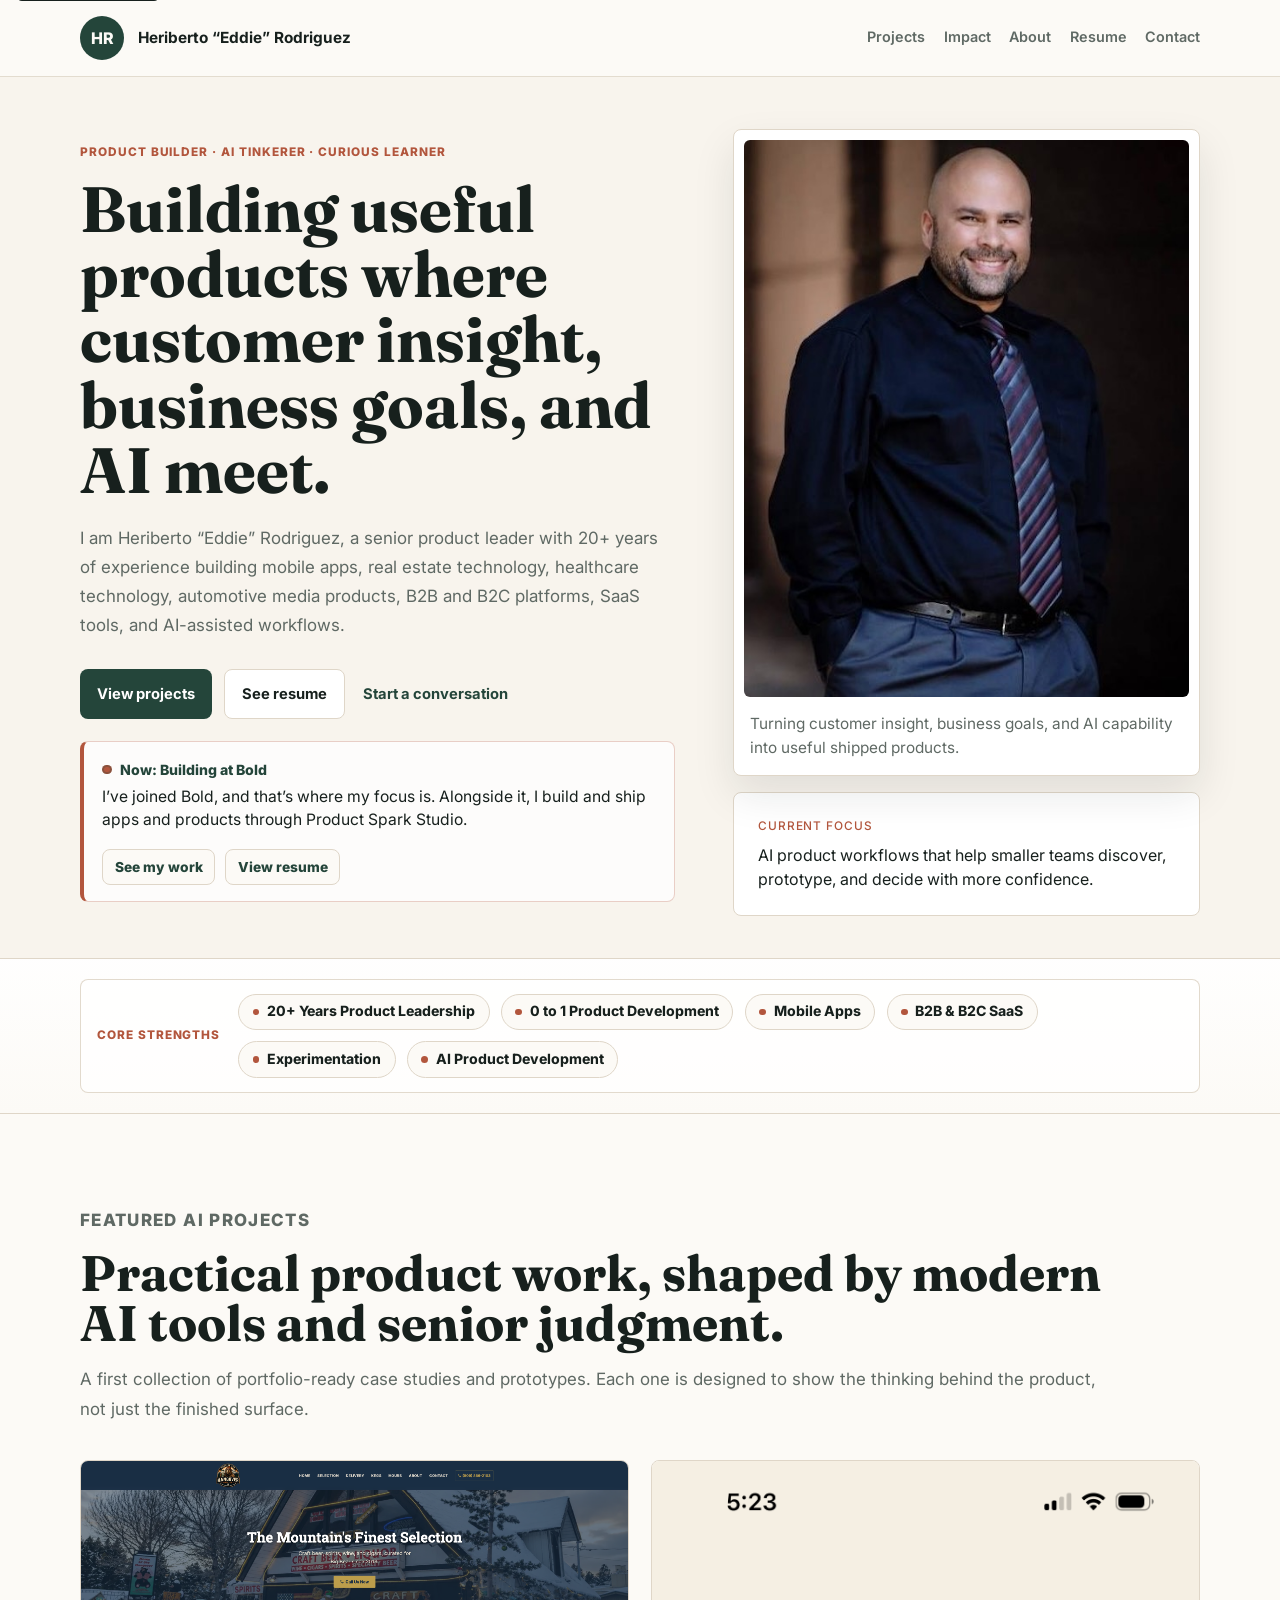
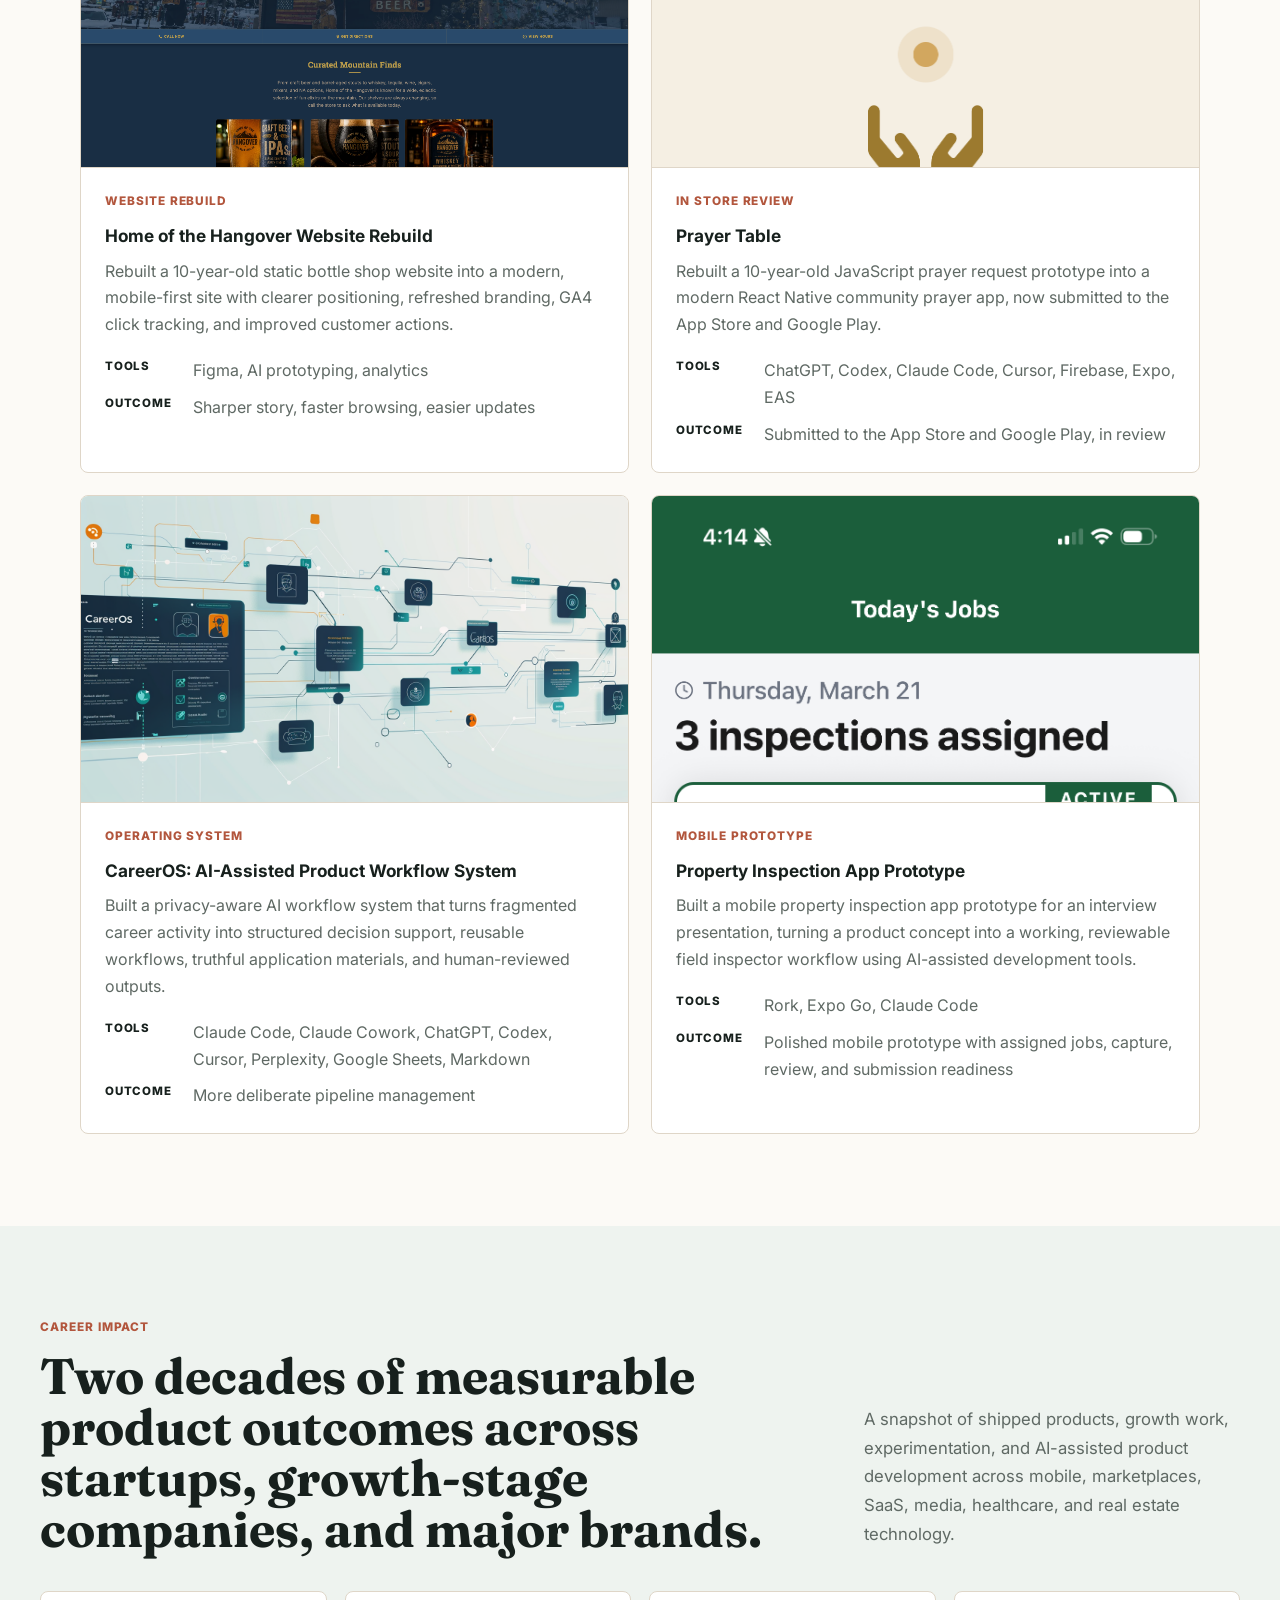
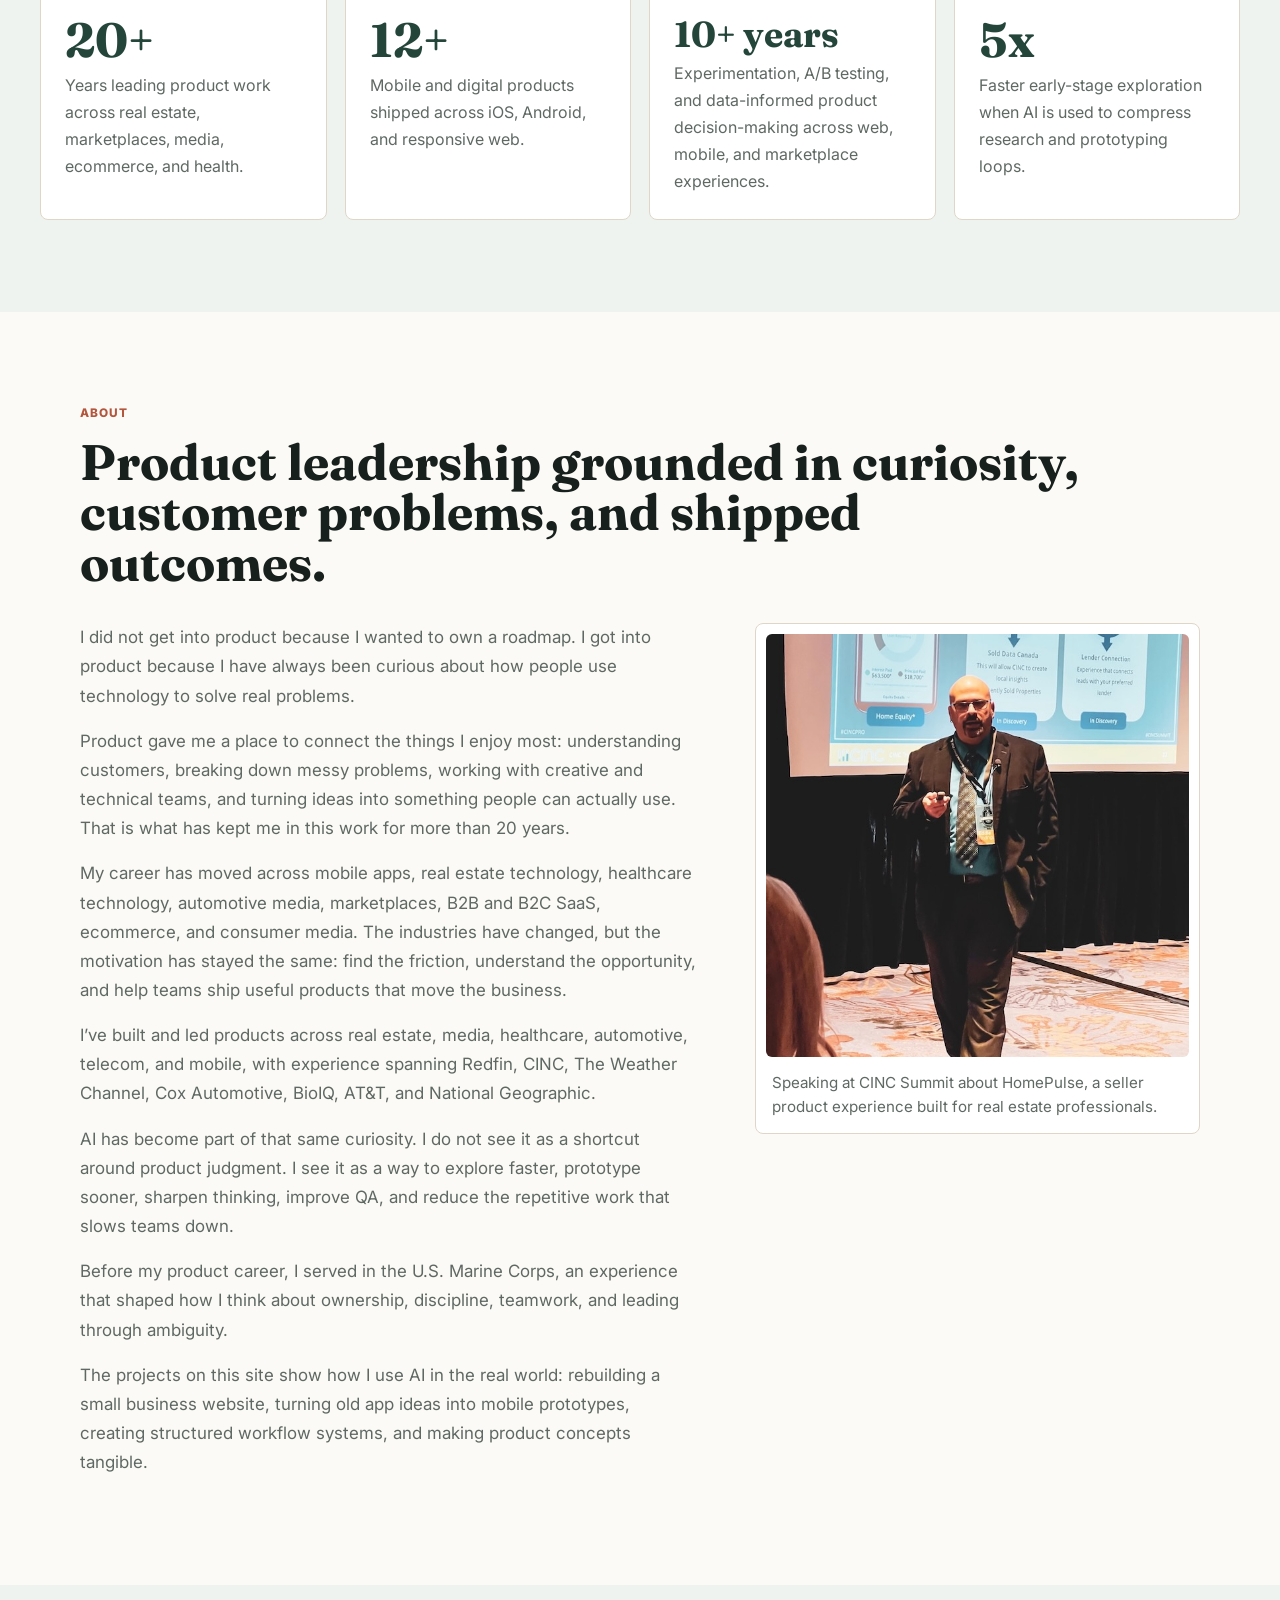
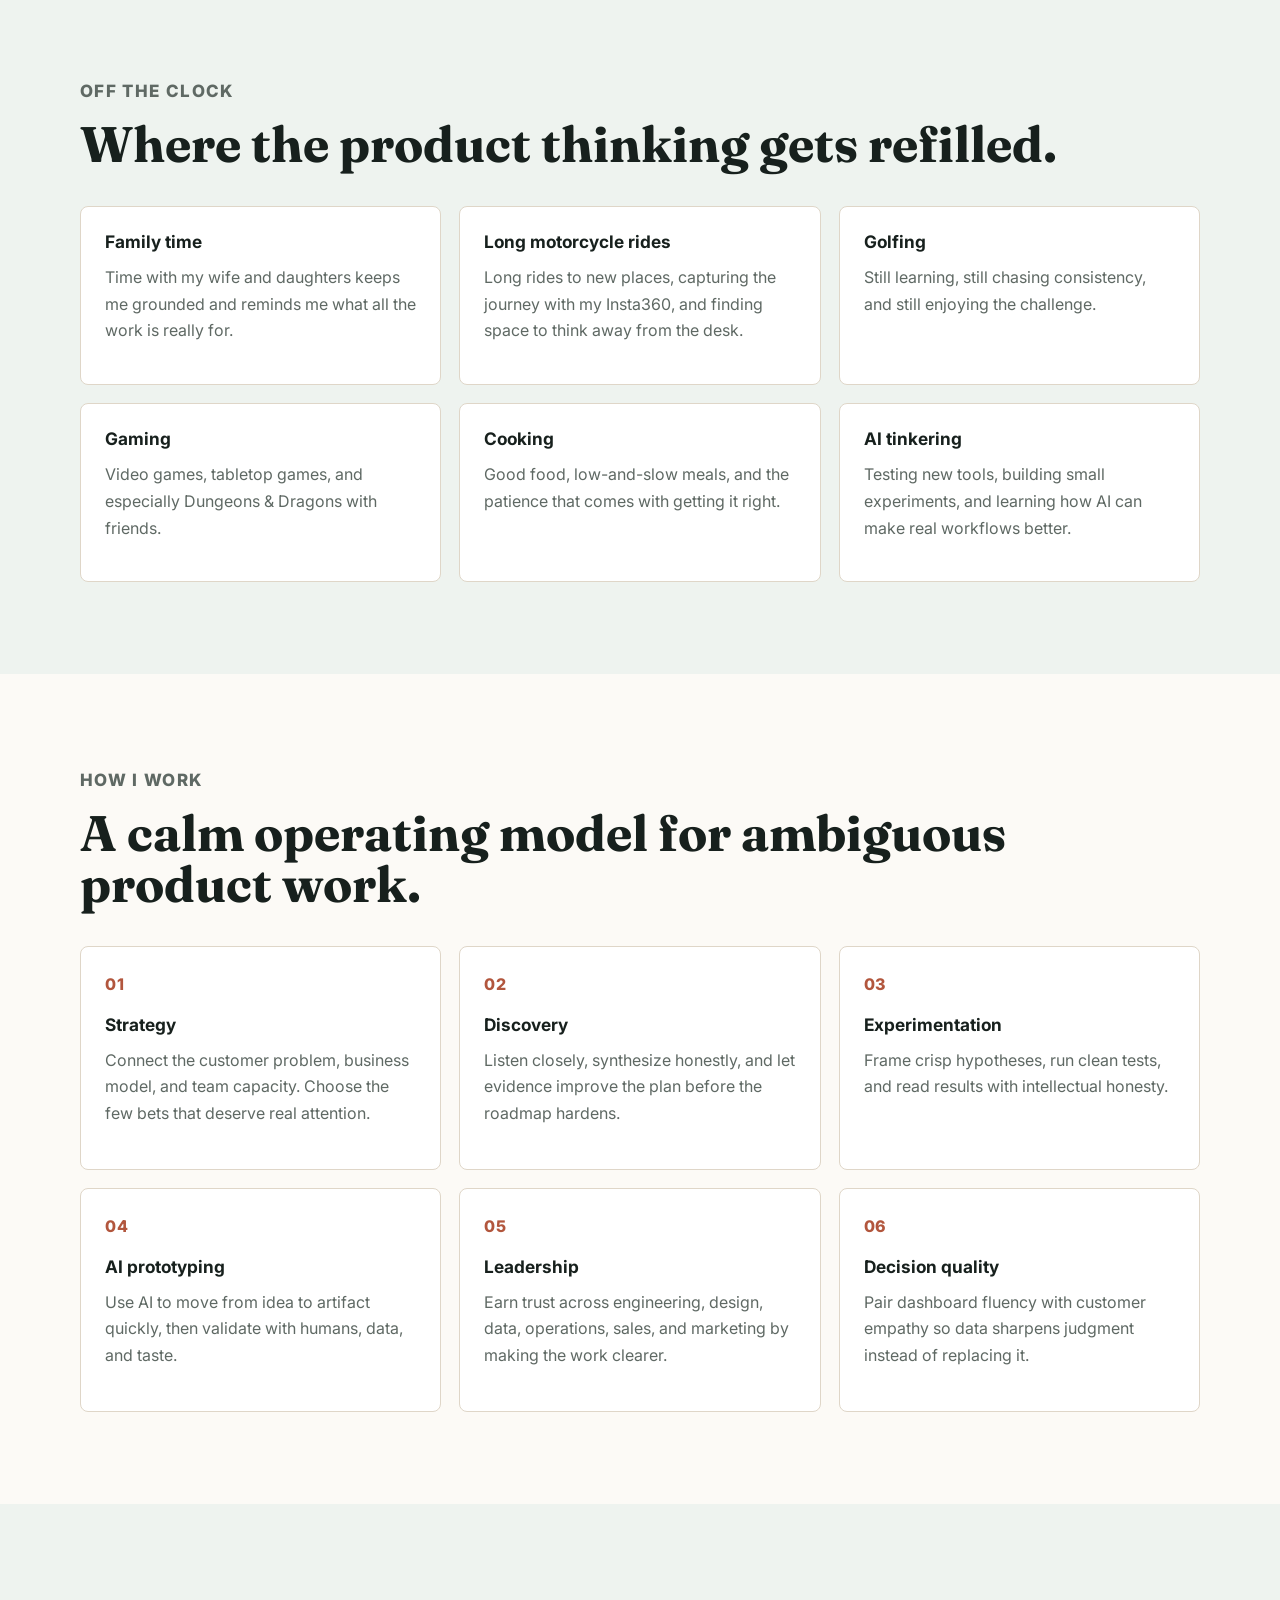
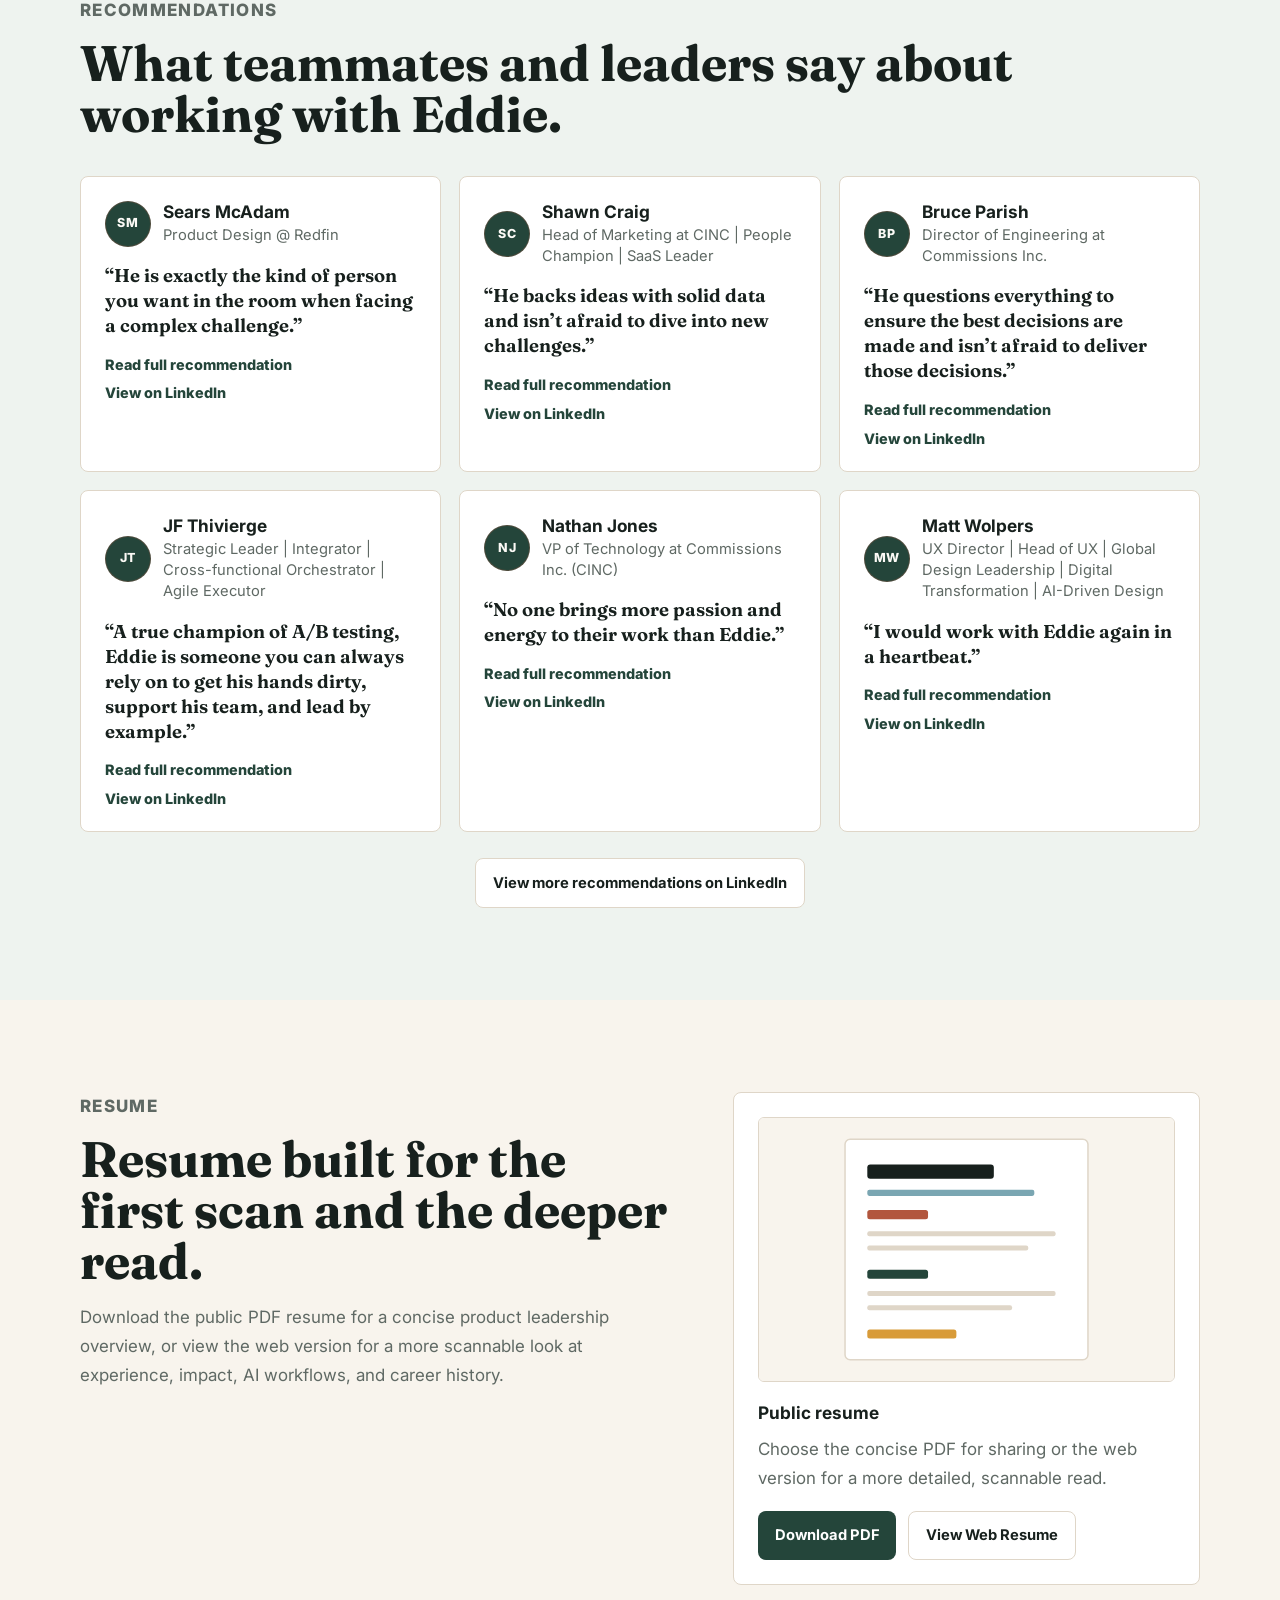
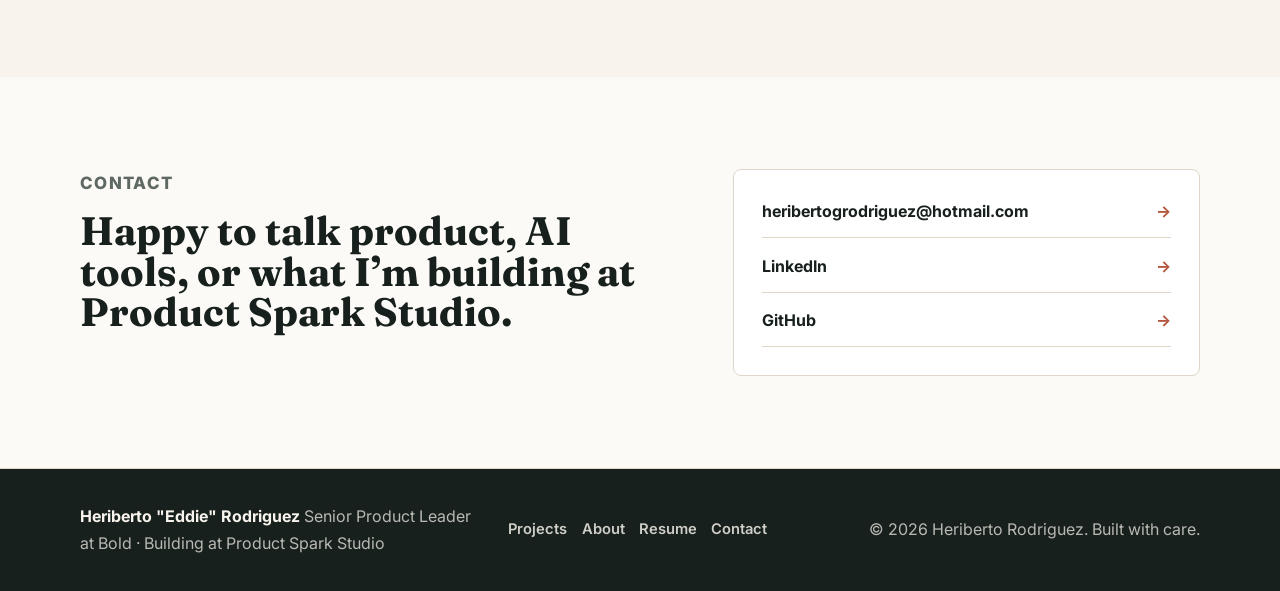
<file: index.html>
<!DOCTYPE html>
<html lang="en">
  <head>
    <meta charset="UTF-8" />
    <meta name="viewport" content="width=device-width, initial-scale=1.0" />
    <meta
      name="description"
      content="Personal portfolio for Heriberto Eddie Rodriguez, a senior product leader at Bold who also builds and ships apps and products through Product Spark Studio."
    />
    <title>Heriberto "Eddie" Rodriguez | AI Product Leader</title>
    <link rel="preconnect" href="https://fonts.googleapis.com" />
    <link rel="preconnect" href="https://fonts.gstatic.com" crossorigin />
    <link
      href="https://fonts.googleapis.com/css2?family=Fraunces:opsz,wght@9..144,600..800&family=Inter:wght@400;500;600;700;800&display=swap"
      rel="stylesheet"
    />
    <link rel="stylesheet" href="styles.css" />
  </head>
  <body>
    <a class="skip-link" href="#main">Skip to content</a>

    <header class="site-header" data-header>
      <nav class="nav shell" aria-label="Primary navigation">
        <a class="brand" href="#top" aria-label="Heriberto Eddie Rodriguez home">
          <span class="brand-mark">HR</span>
          <span>
            <strong>Heriberto &ldquo;Eddie&rdquo; Rodriguez</strong>
          </span>
        </a>
        <button class="nav-toggle" type="button" aria-expanded="false" aria-controls="nav-menu">
          <span class="sr-only">Open navigation</span>
          <span></span>
          <span></span>
          <span></span>
        </button>
        <div class="nav-links" id="nav-menu">
          <a href="#projects">Projects</a>
          <a href="#impact">Impact</a>
          <a href="#about">About</a>
          <a href="#resume">Resume</a>
          <a href="#contact">Contact</a>
        </div>
      </nav>
    </header>

    <main id="main">
      <section class="hero section-band" id="top">
        <div class="shell hero-grid">
          <div class="hero-copy">
            <p class="eyebrow">Product Builder &middot; AI Tinkerer &middot; Curious Learner</p>
            <h1>Building useful products where customer insight, business goals, and AI meet.</h1>
            <p class="hero-lede">
              I am Heriberto &ldquo;Eddie&rdquo; Rodriguez, a senior product leader with 20+ years of experience building mobile apps,
              real estate technology, healthcare technology, automotive media products, B2B and B2C platforms, SaaS tools, and
              AI-assisted workflows.
            </p>
            <div class="hero-actions" aria-label="Primary actions">
              <a class="button button-primary" href="#projects">View projects</a>
              <a class="button button-secondary" href="#resume">See resume</a>
              <a class="button button-text" href="#contact">Start a conversation</a>
            </div>
            <div class="status-banner" aria-label="Career status">
              <div>
                <p><span aria-hidden="true"></span>Now: Building at Bold</p>
                <span class="status-supporting">I&rsquo;ve joined Bold, and that&rsquo;s where my focus is. Alongside it, I build and ship apps and products through Product Spark Studio.</span>
              </div>
              <div class="status-actions">
                <a href="#projects">See my work</a>
                <a href="#resume">View resume</a>
              </div>
            </div>
          </div>
          <div class="hero-panel" aria-label="Portfolio highlights">
            <figure class="hero-portrait">
              <img
                src="assets/images/hero-headshot.jpeg"
                alt="Heriberto Eddie Rodriguez professional portrait"
              />
              <figcaption>
                Turning customer insight, business goals, and AI capability into useful shipped products.
              </figcaption>
            </figure>
            <div class="signal-card">
              <span>Current focus</span>
              <p>AI product workflows that help smaller teams discover, prototype, and decide with more confidence.</p>
            </div>
          </div>
        </div>
      </section>

      <section class="credibility" aria-label="Credibility highlights">
        <div class="shell credibility-band">
          <p>Core strengths</p>
          <div class="credibility-list">
            <span>20+ Years Product Leadership</span>
            <span>0 to 1 Product Development</span>
            <span>Mobile Apps</span>
            <span>B2B &amp; B2C SaaS</span>
            <span>Experimentation</span>
            <span>AI Product Development</span>
          </div>
        </div>
      </section>

      <section class="section" id="projects">
        <div class="shell">
          <div class="section-heading">
            <p class="eyebrow">Featured AI Projects</p>
            <h2>Practical product work, shaped by modern AI tools and senior judgment.</h2>
            <p>
              A first collection of portfolio-ready case studies and prototypes. Each one is designed to show the thinking behind
              the product, not just the finished surface.
            </p>
          </div>

          <div class="project-grid">
            <a class="project-card" href="projects/home-of-the-hangover.html">
              <img
                class="project-card-thumbnail-top"
                src="assets/projects/home-of-the-hangover-site.png"
                alt="Home of the Hangover rebuilt website screenshot"
              />
              <div class="project-content">
                <p class="tag">Website rebuild</p>
                <h3>Home of the Hangover Website Rebuild</h3>
                <p>
                  Rebuilt a 10-year-old static bottle shop website into a modern, mobile-first site with clearer positioning,
                  refreshed branding, GA4 click tracking, and improved customer actions.
                </p>
                <dl>
                  <div><dt>Tools</dt><dd>Figma, AI prototyping, analytics</dd></div>
                  <div><dt>Outcome</dt><dd>Sharper story, faster browsing, easier updates</dd></div>
                </dl>
              </div>
            </a>

            <a class="project-card" href="projects/prayer-table.html">
              <img
                class="project-card-phone-thumbnail"
                src="assets/projects/prayer-table/welcome.png"
                alt="Prayer Table welcome screen"
              />
              <div class="project-content">
                <p class="tag">In store review</p>
                <h3>Prayer Table</h3>
                <p>
                  Rebuilt a 10-year-old JavaScript prayer request prototype into a modern React Native community prayer app,
                  now submitted to the App Store and Google Play.
                </p>
                <dl>
                  <div><dt>Tools</dt><dd>ChatGPT, Codex, Claude Code, Cursor, Firebase, Expo, EAS</dd></div>
                  <div><dt>Outcome</dt><dd>Submitted to the App Store and Google Play, in review</dd></div>
                </dl>
              </div>
            </a>

            <a class="project-card" href="projects/careeros.html">
              <img
                class="project-card-thumbnail-center"
                src="assets/projects/careeros-card.png"
                alt="CareerOS AI-assisted workflow system visualization"
              />
              <div class="project-content">
                <p class="tag">Operating system</p>
                <h3>CareerOS: AI-Assisted Product Workflow System</h3>
                <p>
                  Built a privacy-aware AI workflow system that turns fragmented career activity into structured decision support,
                  reusable workflows, truthful application materials, and human-reviewed outputs.
                </p>
                <dl>
                  <div><dt>Tools</dt><dd>Claude Code, Claude Cowork, ChatGPT, Codex, Cursor, Perplexity, Google Sheets, Markdown</dd></div>
                  <div><dt>Outcome</dt><dd>More deliberate pipeline management</dd></div>
                </dl>
              </div>
            </a>

            <a class="project-card" href="projects/property-inspection-app.html">
              <img
                class="project-card-phone-thumbnail"
                src="assets/projects/property-inspection/property-jobs.png"
                alt="Property Inspection App assigned jobs screen"
              />
              <div class="project-content">
                <p class="tag">Mobile prototype</p>
                <h3>Property Inspection App Prototype</h3>
                <p>
                  Built a mobile property inspection app prototype for an interview presentation, turning a product concept into a
                  working, reviewable field inspector workflow using AI-assisted development tools.
                </p>
                <dl>
                  <div><dt>Tools</dt><dd>Rork, Expo Go, Claude Code</dd></div>
                  <div><dt>Outcome</dt><dd>Polished mobile prototype with assigned jobs, capture, review, and submission readiness</dd></div>
                </dl>
              </div>
            </a>
          </div>
        </div>
      </section>

      <section class="section section-muted" id="impact">
        <div class="shell impact-shell">
          <div class="impact-intro">
            <div class="impact-heading">
              <p class="eyebrow">Career Impact</p>
              <h2>Two decades of measurable product outcomes across startups, growth-stage companies, and major brands.</h2>
            </div>
            <p class="impact-support">
              A snapshot of shipped products, growth work, experimentation, and AI-assisted product development across mobile,
              marketplaces, SaaS, media, healthcare, and real estate technology.
            </p>
          </div>
          <div class="impact-grid">
            <article><strong>20+</strong><span>Years leading product work across real estate, marketplaces, media, ecommerce, and health.</span></article>
            <article><strong>12+</strong><span>Mobile and digital products shipped across iOS, Android, and responsive web.</span></article>
            <article><strong class="impact-phrase">10+ years</strong><span>Experimentation, A/B testing, and data-informed product decision-making across web, mobile, and marketplace experiences.</span></article>
            <article><strong>5x</strong><span>Faster early-stage exploration when AI is used to compress research and prototyping loops.</span></article>
          </div>
        </div>
      </section>

      <section class="section split-section" id="about">
        <div class="shell split-grid about-grid">
          <div class="about-heading">
            <p class="eyebrow">About</p>
            <h2>Product leadership grounded in curiosity, customer problems, and shipped outcomes.</h2>
          </div>
          <div class="about-copy">
            <div class="prose">
              <p>
                I did not get into product because I wanted to own a roadmap. I got into product because I have always been
                curious about how people use technology to solve real problems.
              </p>
              <p>
                Product gave me a place to connect the things I enjoy most: understanding customers, breaking down messy problems,
                working with creative and technical teams, and turning ideas into something people can actually use. That is what
                has kept me in this work for more than 20 years.
              </p>
              <p>
                My career has moved across mobile apps, real estate technology, healthcare technology, automotive media,
                marketplaces, B2B and B2C SaaS, ecommerce, and consumer media. The industries have changed, but the motivation has
                stayed the same: find the friction, understand the opportunity, and help teams ship useful products that move the
                business.
              </p>
              <p>
                I&rsquo;ve built and led products across real estate, media, healthcare, automotive, telecom, and mobile, with
                experience spanning Redfin, CINC, The Weather Channel, Cox Automotive, BioIQ, AT&amp;T, and National Geographic.
              </p>
              <p>
                AI has become part of that same curiosity. I do not see it as a shortcut around product judgment. I see it as a
                way to explore faster, prototype sooner, sharpen thinking, improve QA, and reduce the repetitive work that slows
                teams down.
              </p>
              <p>
                Before my product career, I served in the U.S. Marine Corps, an experience that shaped how I think about
                ownership, discipline, teamwork, and leading through ambiguity.
              </p>
              <p>
                The projects on this site show how I use AI in the real world: rebuilding a small business website, turning old
                app ideas into mobile prototypes, creating structured workflow systems, and making product concepts tangible.
              </p>
            </div>
          </div>
          <figure class="about-visual">
            <img
              src="assets/images/about-speaking.jpeg"
              alt="Heriberto Eddie Rodriguez presenting product strategy at a conference"
              loading="lazy"
            />
            <figcaption>Speaking at CINC Summit about HomePulse, a seller product experience built for real estate professionals.</figcaption>
          </figure>
        </div>
      </section>

      <section class="section section-muted" id="off-clock">
        <div class="shell">
          <div class="section-heading compact wide-title-row">
            <p class="eyebrow">Off the Clock</p>
            <h2>Where the product thinking gets refilled.</h2>
          </div>
          <div class="interest-grid">
            <article><h3>Family time</h3><p>Time with my wife and daughters keeps me grounded and reminds me what all the work is really for.</p></article>
            <article><h3>Long motorcycle rides</h3><p>Long rides to new places, capturing the journey with my Insta360, and finding space to think away from the desk.</p></article>
            <article><h3>Golfing</h3><p>Still learning, still chasing consistency, and still enjoying the challenge.</p></article>
            <article><h3>Gaming</h3><p>Video games, tabletop games, and especially Dungeons &amp; Dragons with friends.</p></article>
            <article><h3>Cooking</h3><p>Good food, low-and-slow meals, and the patience that comes with getting it right.</p></article>
            <article><h3>AI tinkering</h3><p>Testing new tools, building small experiments, and learning how AI can make real workflows better.</p></article>
          </div>
        </div>
      </section>

      <section class="section" id="how-i-work">
        <div class="shell">
          <div class="section-heading compact wide-title-row">
            <p class="eyebrow">How I Work</p>
            <h2>A calm operating model for ambiguous product work.</h2>
          </div>
          <div class="work-grid">
            <article><span>01</span><h3>Strategy</h3><p>Connect the customer problem, business model, and team capacity. Choose the few bets that deserve real attention.</p></article>
            <article><span>02</span><h3>Discovery</h3><p>Listen closely, synthesize honestly, and let evidence improve the plan before the roadmap hardens.</p></article>
            <article><span>03</span><h3>Experimentation</h3><p>Frame crisp hypotheses, run clean tests, and read results with intellectual honesty.</p></article>
            <article><span>04</span><h3>AI prototyping</h3><p>Use AI to move from idea to artifact quickly, then validate with humans, data, and taste.</p></article>
            <article><span>05</span><h3>Leadership</h3><p>Earn trust across engineering, design, data, operations, sales, and marketing by making the work clearer.</p></article>
            <article><span>06</span><h3>Decision quality</h3><p>Pair dashboard fluency with customer empathy so data sharpens judgment instead of replacing it.</p></article>
          </div>
        </div>
      </section>

      <section class="section section-muted" id="recommendations">
        <div class="shell">
          <div class="section-heading compact wide-title-row">
            <p class="eyebrow">Recommendations</p>
            <h2>What teammates and leaders say about working with Eddie.</h2>
          </div>
          <div class="recommendation-grid">
            <article class="recommendation-card">
              <div class="recommendation-person">
                <span class="recommendation-avatar" aria-hidden="true">SM</span>
                <div>
                  <h3>Sears McAdam</h3>
                  <p>Product Design @ Redfin</p>
                </div>
              </div>
              <p class="recommendation-preview">&ldquo;He is exactly the kind of person you want in the room when facing a complex challenge.&rdquo;</p>
              <div class="recommendation-full" id="recommendation-sears" hidden>
                <blockquote>
                  <p>
                    I worked with Eddie at Redfin, where we teamed up to implement solutions at lightning speed. Eddie is a
                    pleasure to work with; his positive attitude brings momentum to even the toughest daily challenges. His
                    collaborative spirit fosters productive conversations and builds deep trust within the team. He is the type of
                    teammate who leads with intent and conviction while simultaneously creating space for exploration and
                    development. I cannot recommend Eddie highly enough; he is exactly the kind of person you want in the room
                    when facing a complex challenge.
                  </p>
                </blockquote>
              </div>
              <div class="recommendation-actions">
                <button class="recommendation-toggle" type="button" aria-expanded="false" aria-controls="recommendation-sears">Read full recommendation</button>
                <a href="https://www.linkedin.com/in/hrodriguez74/details/recommendations/?detailScreenTabIndex=0" target="_blank" rel="noreferrer">View on LinkedIn</a>
              </div>
            </article>

            <article class="recommendation-card">
              <div class="recommendation-person">
                <span class="recommendation-avatar" aria-hidden="true">SC</span>
                <div>
                  <h3>Shawn Craig</h3>
                  <p>Head of Marketing at CINC | People Champion | SaaS Leader</p>
                </div>
              </div>
              <p class="recommendation-preview">&ldquo;He backs ideas with solid data and isn&rsquo;t afraid to dive into new challenges.&rdquo;</p>
              <div class="recommendation-full" id="recommendation-shawn" hidden>
                <blockquote>
                  <p>
                    What can I say about Eddie? Well, he's a top-notch product manager who's always pushing for excellence in
                    everything we do. Whether it's refining our product or boosting team morale, Eddie's proactive and hands-on
                    approach makes a real difference. He's not just about ideas; he backs them up with solid data and isn't afraid
                    to dive into new challenges. Beyond his skills, Eddie's genuine care for the team's success makes him
                    standout. Always striving for excellence, Eddie is the kind of teammate everyone needs.
                  </p>
                </blockquote>
              </div>
              <div class="recommendation-actions">
                <button class="recommendation-toggle" type="button" aria-expanded="false" aria-controls="recommendation-shawn">Read full recommendation</button>
                <a href="https://www.linkedin.com/in/hrodriguez74/details/recommendations/?detailScreenTabIndex=0" target="_blank" rel="noreferrer">View on LinkedIn</a>
              </div>
            </article>

            <article class="recommendation-card">
              <div class="recommendation-person">
                <span class="recommendation-avatar" aria-hidden="true">BP</span>
                <div>
                  <h3>Bruce Parish</h3>
                  <p>Director of Engineering at Commissions Inc.</p>
                </div>
              </div>
              <p class="recommendation-preview">&ldquo;He questions everything to ensure the best decisions are made and isn&rsquo;t afraid to deliver those decisions.&rdquo;</p>
              <div class="recommendation-full" id="recommendation-bruce" hidden>
                <blockquote>
                  <p>
                    Eddie is a passionate product owner who will do whatever it takes to make his product the best it can be.
                    He's a team player that fights hard for his team. He prides himself on being a layer of defense between his
                    team and others. He questions everything to ensure the best decisions are made and isn't afraid to deliver
                    those decisions. He's forward looking when it comes to product and is always wanting to make sure the product
                    of today doesn't slow down or prevent the product of tomorrow. He helped develop and cultivate team processes
                    and integrated AI into his internal processes to increase efficiency. Above all, Eddie is a great human being.
                  </p>
                </blockquote>
              </div>
              <div class="recommendation-actions">
                <button class="recommendation-toggle" type="button" aria-expanded="false" aria-controls="recommendation-bruce">Read full recommendation</button>
                <a href="https://www.linkedin.com/in/hrodriguez74/details/recommendations/?detailScreenTabIndex=0" target="_blank" rel="noreferrer">View on LinkedIn</a>
              </div>
            </article>

            <article class="recommendation-card">
              <div class="recommendation-person">
                <span class="recommendation-avatar" aria-hidden="true">JT</span>
                <div>
                  <h3>JF Thivierge</h3>
                  <p>Strategic Leader | Integrator | Cross-functional Orchestrator | Agile Executor</p>
                </div>
              </div>
              <p class="recommendation-preview">&ldquo;A true champion of A/B testing, Eddie is someone you can always rely on to get his hands dirty, support his team, and lead by example.&rdquo;</p>
              <div class="recommendation-full" id="recommendation-jf" hidden>
                <blockquote>
                  <p>
                    Eddie is a seasoned product leader who delivers the best possible consumer experience. He's not afraid to
                    experiment with new ideas, always ensuring that data and analysis back up his decisions. A true champion of
                    A/B testing, Eddie is someone you can always rely on to get his hands dirty, support his team, and lead by
                    example as a servant leader. I feel lucky to have worked closely with Eddie and witnessed firsthand his
                    unwavering passion and dedication to product management.
                  </p>
                </blockquote>
              </div>
              <div class="recommendation-actions">
                <button class="recommendation-toggle" type="button" aria-expanded="false" aria-controls="recommendation-jf">Read full recommendation</button>
                <a href="https://www.linkedin.com/in/hrodriguez74/details/recommendations/?detailScreenTabIndex=0" target="_blank" rel="noreferrer">View on LinkedIn</a>
              </div>
            </article>

            <article class="recommendation-card">
              <div class="recommendation-person">
                <span class="recommendation-avatar" aria-hidden="true">NJ</span>
                <div>
                  <h3>Nathan Jones</h3>
                  <p>VP of Technology at Commissions Inc. (CINC)</p>
                </div>
              </div>
              <p class="recommendation-preview">&ldquo;No one brings more passion and energy to their work than Eddie.&rdquo;</p>
              <div class="recommendation-full" id="recommendation-nathan" hidden>
                <blockquote>
                  <p>
                    No one brings more passion and energy to their work than Eddie. He's always eager to talk about the next big
                    idea, or help out with whatever else is going on. Always engaged, always asking great questions.
                  </p>
                  <p>
                    I worked with Eddie for almost 8 years. I&rsquo;ll always remember him for how much he genuinely cares about
                    everything he does, from working with his team, to the product he puts out, to the customers who benefit from
                    it. I&rsquo;ve literally seen him give a man the shirt off his back.
                  </p>
                </blockquote>
              </div>
              <div class="recommendation-actions">
                <button class="recommendation-toggle" type="button" aria-expanded="false" aria-controls="recommendation-nathan">Read full recommendation</button>
                <a href="https://www.linkedin.com/in/hrodriguez74/details/recommendations/?detailScreenTabIndex=0" target="_blank" rel="noreferrer">View on LinkedIn</a>
              </div>
            </article>

            <article class="recommendation-card">
              <div class="recommendation-person">
                <span class="recommendation-avatar" aria-hidden="true">MW</span>
                <div>
                  <h3>Matt Wolpers</h3>
                  <p>UX Director | Head of UX | Global Design Leadership | Digital Transformation | AI-Driven Design</p>
                </div>
              </div>
              <p class="recommendation-preview">&ldquo;I would work with Eddie again in a heartbeat.&rdquo;</p>
              <div class="recommendation-full" id="recommendation-matt" hidden>
                <blockquote>
                  <p>
                    Eddie is one of the most hands on Agile product Managers I have had the please to work with in my application
                    design career. In my time working with Eddie we created two mobile applications from the ground up. We
                    collaborated with customers, sales, engineering and upper management to come up with truly innovative and
                    advanced B2B Car transaction applications. We empowered our users (car dealers) by giving them the ability to
                    be able to trade vehicles with each other through a trusted third party. We had the opportunity to
                    revolutionize the automotive industry and were successful in our efforts. I would work with Eddie again in a
                    heartbeat!
                  </p>
                </blockquote>
              </div>
              <div class="recommendation-actions">
                <button class="recommendation-toggle" type="button" aria-expanded="false" aria-controls="recommendation-matt">Read full recommendation</button>
                <a href="https://www.linkedin.com/in/hrodriguez74/details/recommendations/?detailScreenTabIndex=0" target="_blank" rel="noreferrer">View on LinkedIn</a>
              </div>
            </article>
          </div>
          <div class="recommendation-section-cta">
            <a class="button button-secondary" href="https://www.linkedin.com/in/hrodriguez74/details/recommendations/?detailScreenTabIndex=0" target="_blank" rel="noreferrer">View more recommendations on LinkedIn</a>
          </div>
        </div>
      </section>

      <section class="resume-section section-band" id="resume">
        <div class="shell resume-grid">
          <div>
            <p class="eyebrow">Resume</p>
            <h2>Resume built for the first scan and the deeper read.</h2>
            <p>
              Download the public PDF resume for a concise product leadership overview, or view the web version for a more
              scannable look at experience, impact, AI workflows, and career history.
            </p>
          </div>
          <div class="resume-card">
            <img src="assets/resume/resume-preview.svg" alt="" />
            <h3>Public resume</h3>
            <p>Choose the concise PDF for sharing or the web version for a more detailed, scannable read.</p>
            <div class="resume-actions">
              <a class="button button-primary" href="assets/resume/heriberto-eddie-rodriguez-product-leader-resume.pdf">Download PDF</a>
              <a class="button button-secondary" href="resume.html">View Web Resume</a>
            </div>
          </div>
        </div>
      </section>

      <section class="section contact-section" id="contact">
        <div class="shell contact-grid">
          <div>
            <p class="eyebrow">Contact</p>
            <h2>Happy to talk product, AI tools, or what I&rsquo;m building at Product Spark Studio.</h2>
          </div>
          <div class="contact-card">
            <a href="mailto:heribertogrodriguez@hotmail.com">heribertogrodriguez@hotmail.com</a>
            <a href="https://www.linkedin.com/in/hrodriguez74/" target="_blank" rel="noreferrer">LinkedIn</a>
            <a href="https://github.com/hrod74" target="_blank" rel="noreferrer">GitHub</a>
          </div>
        </div>
      </section>
    </main>

    <footer class="site-footer">
      <div class="shell footer-grid">
        <div>
          <strong>Heriberto "Eddie" Rodriguez</strong>
          <span>Senior Product Leader at Bold &middot; Building at Product Spark Studio</span>
        </div>
        <div class="footer-links">
          <a href="#projects">Projects</a>
          <a href="#about">About</a>
          <a href="#resume">Resume</a>
          <a href="#contact">Contact</a>
        </div>
        <p>&copy; <span data-year>2026</span> Heriberto Rodriguez. Built with care.</p>
      </div>
    </footer>

    <script src="script.js"></script>
  </body>
</html>
</file>
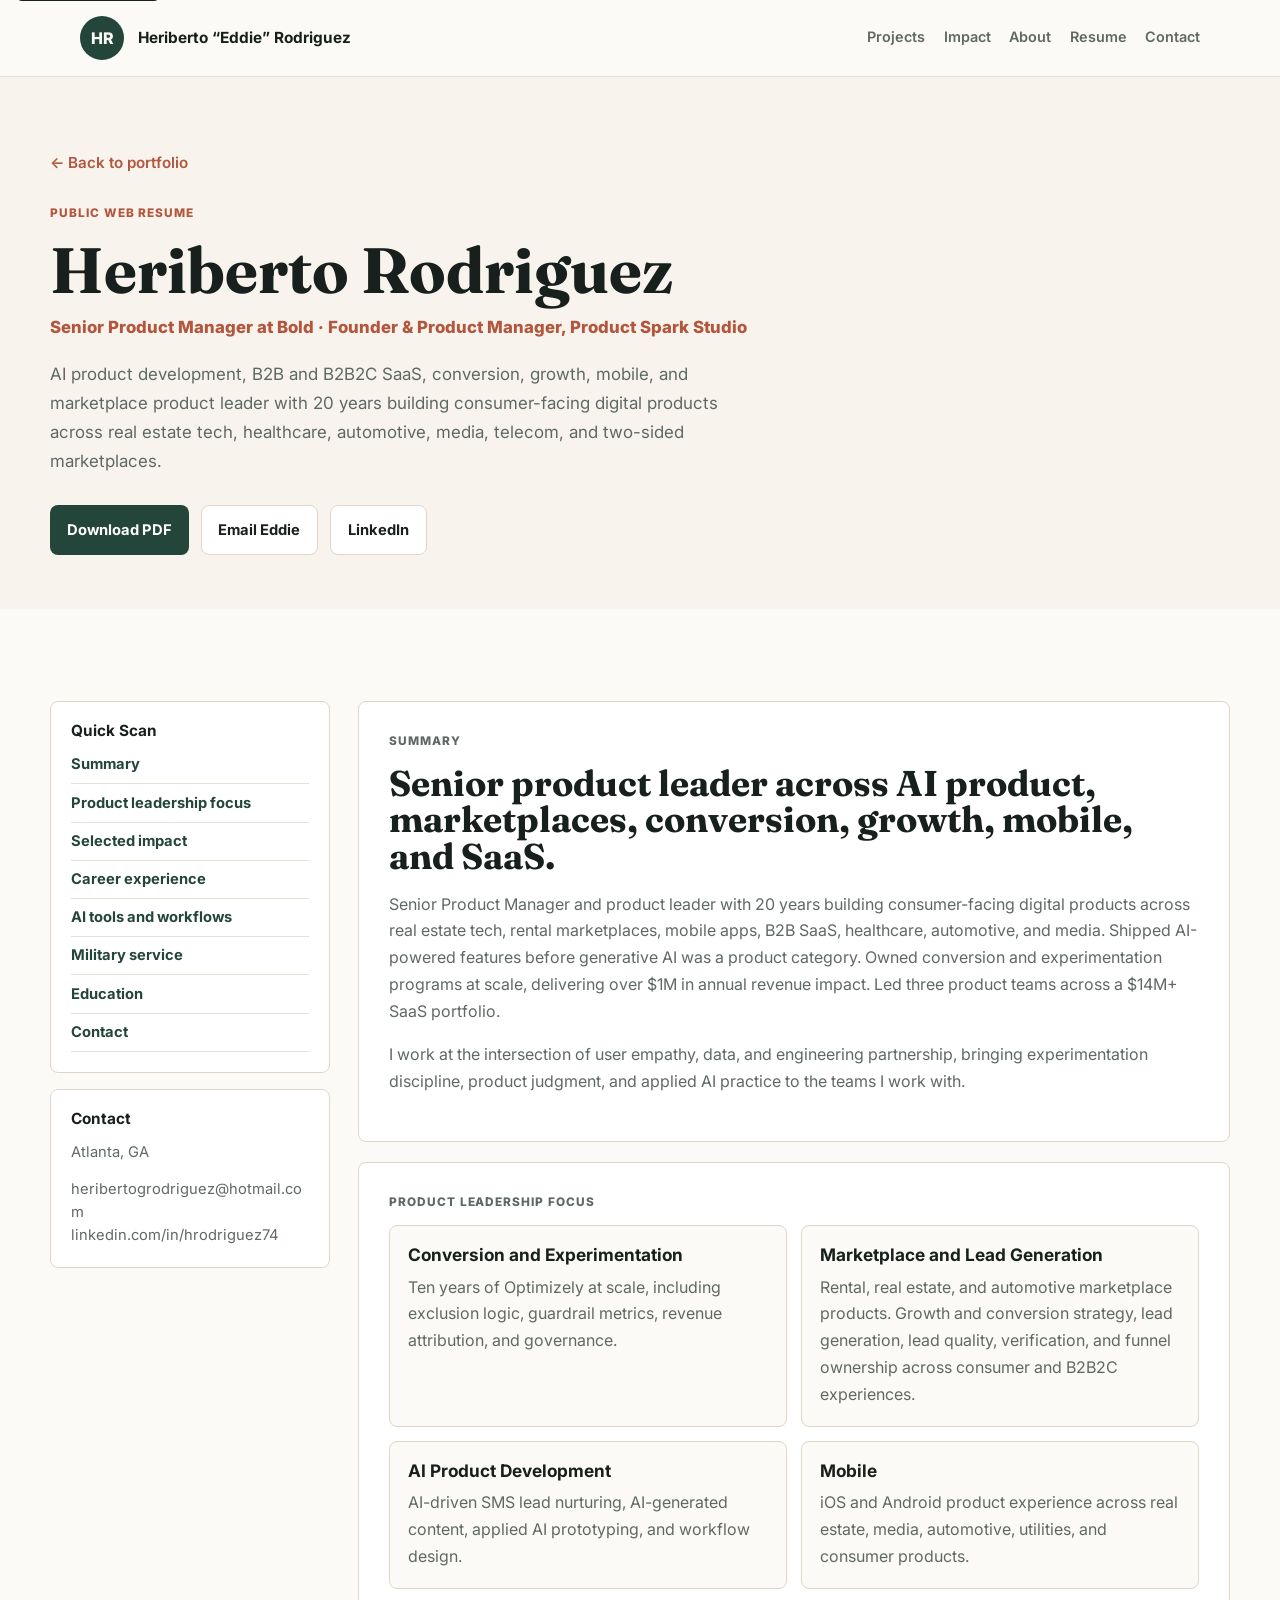
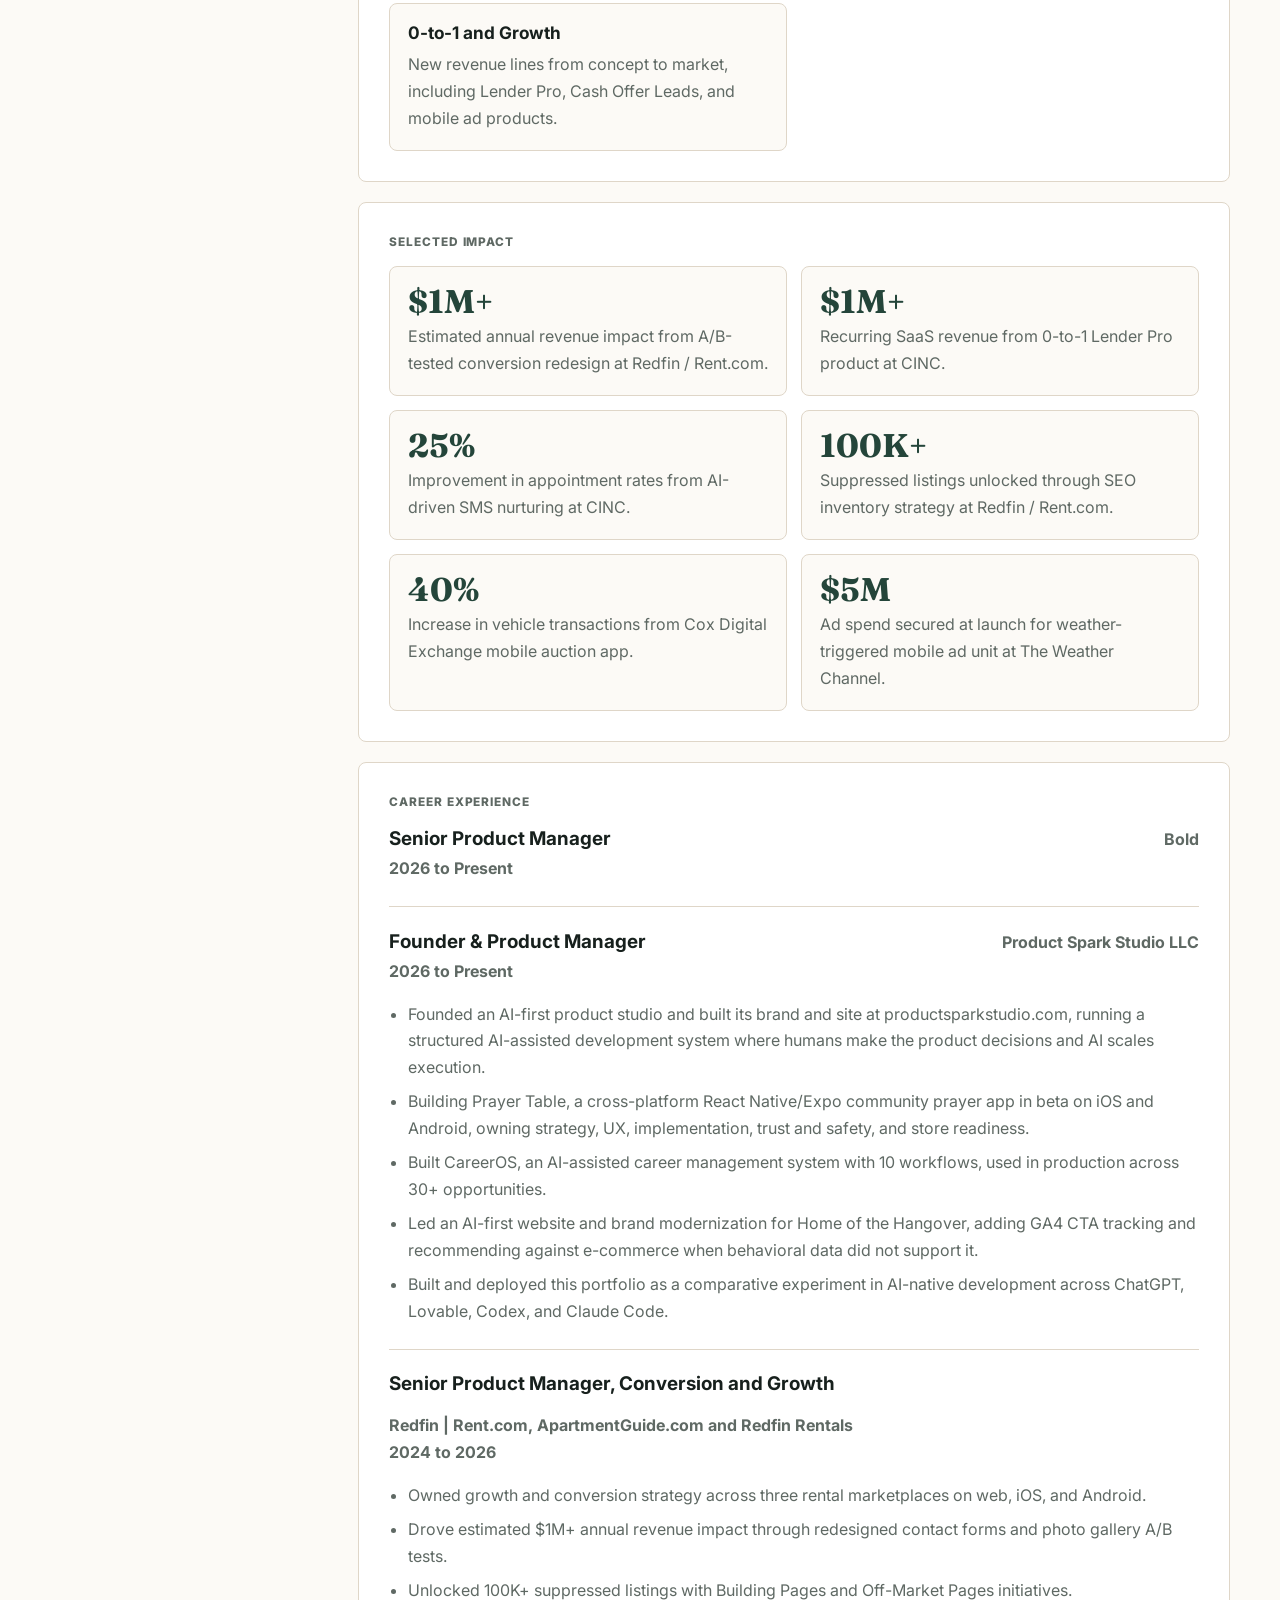
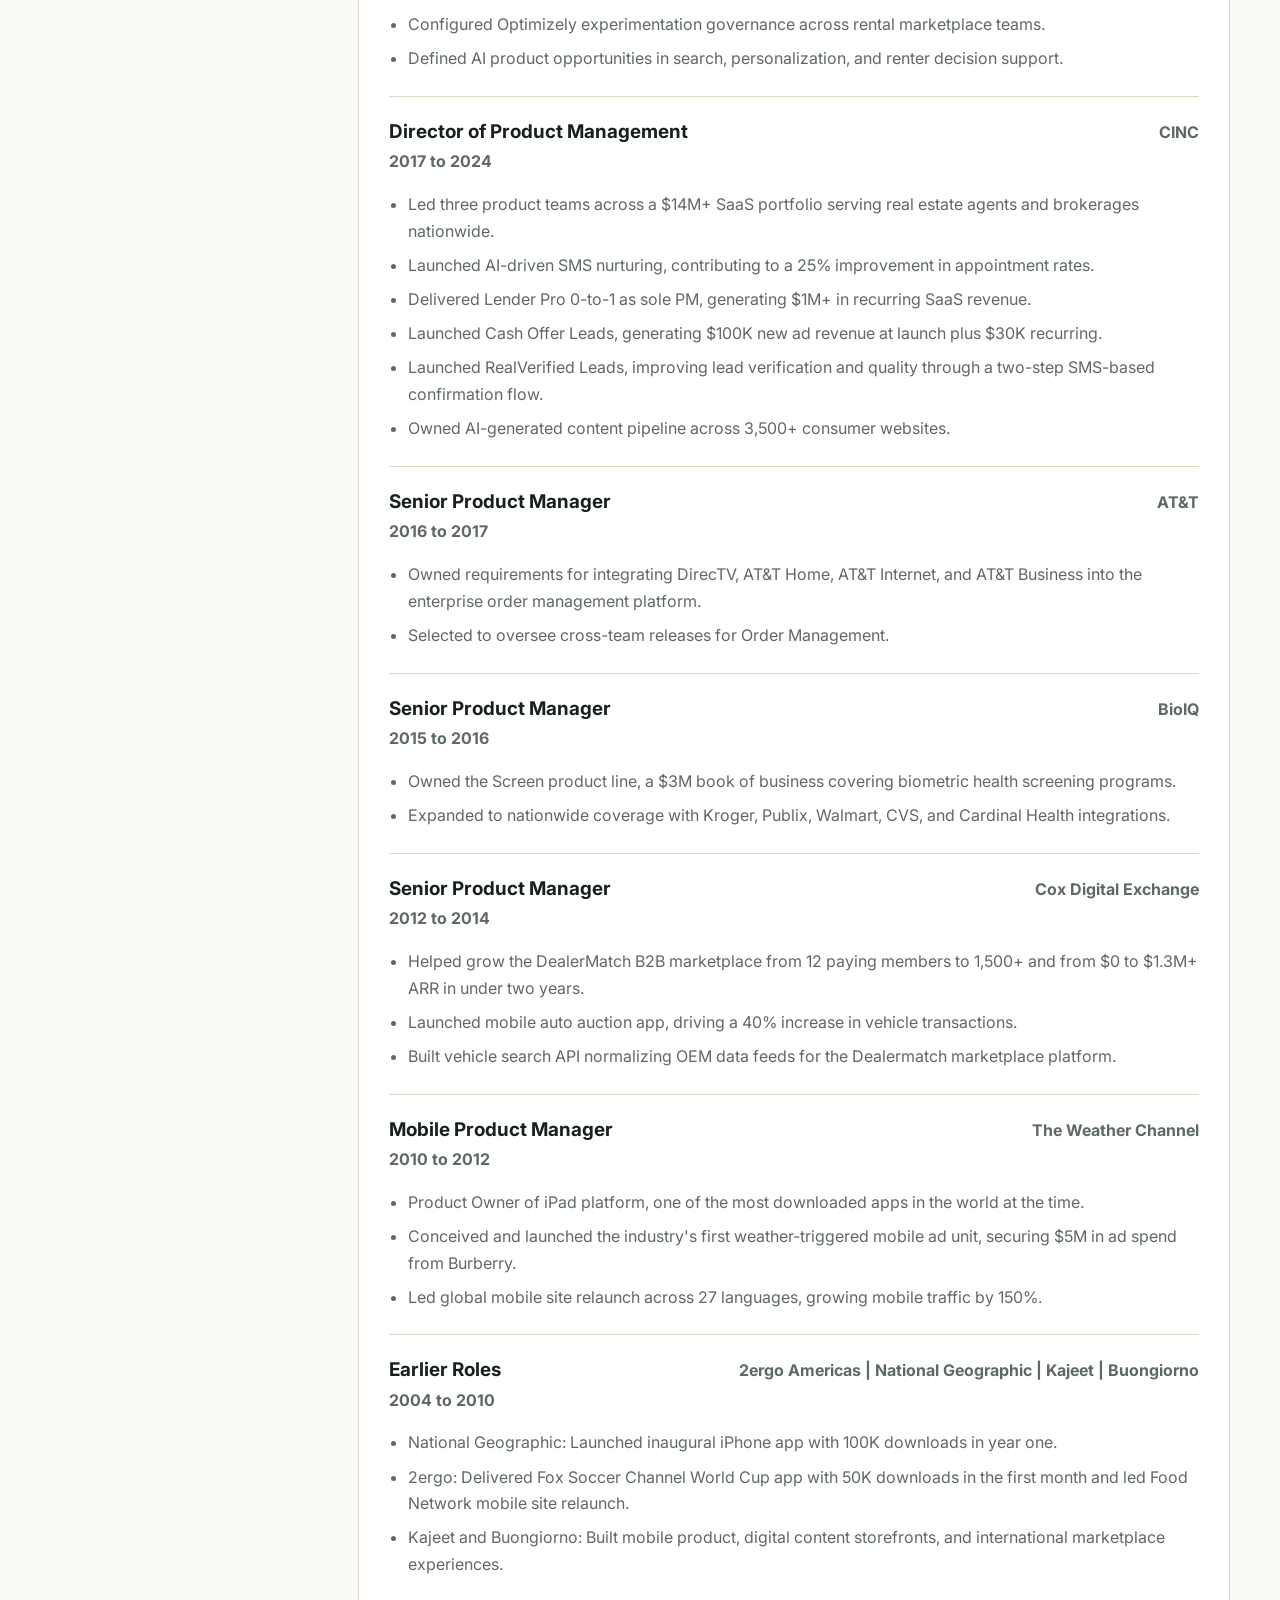
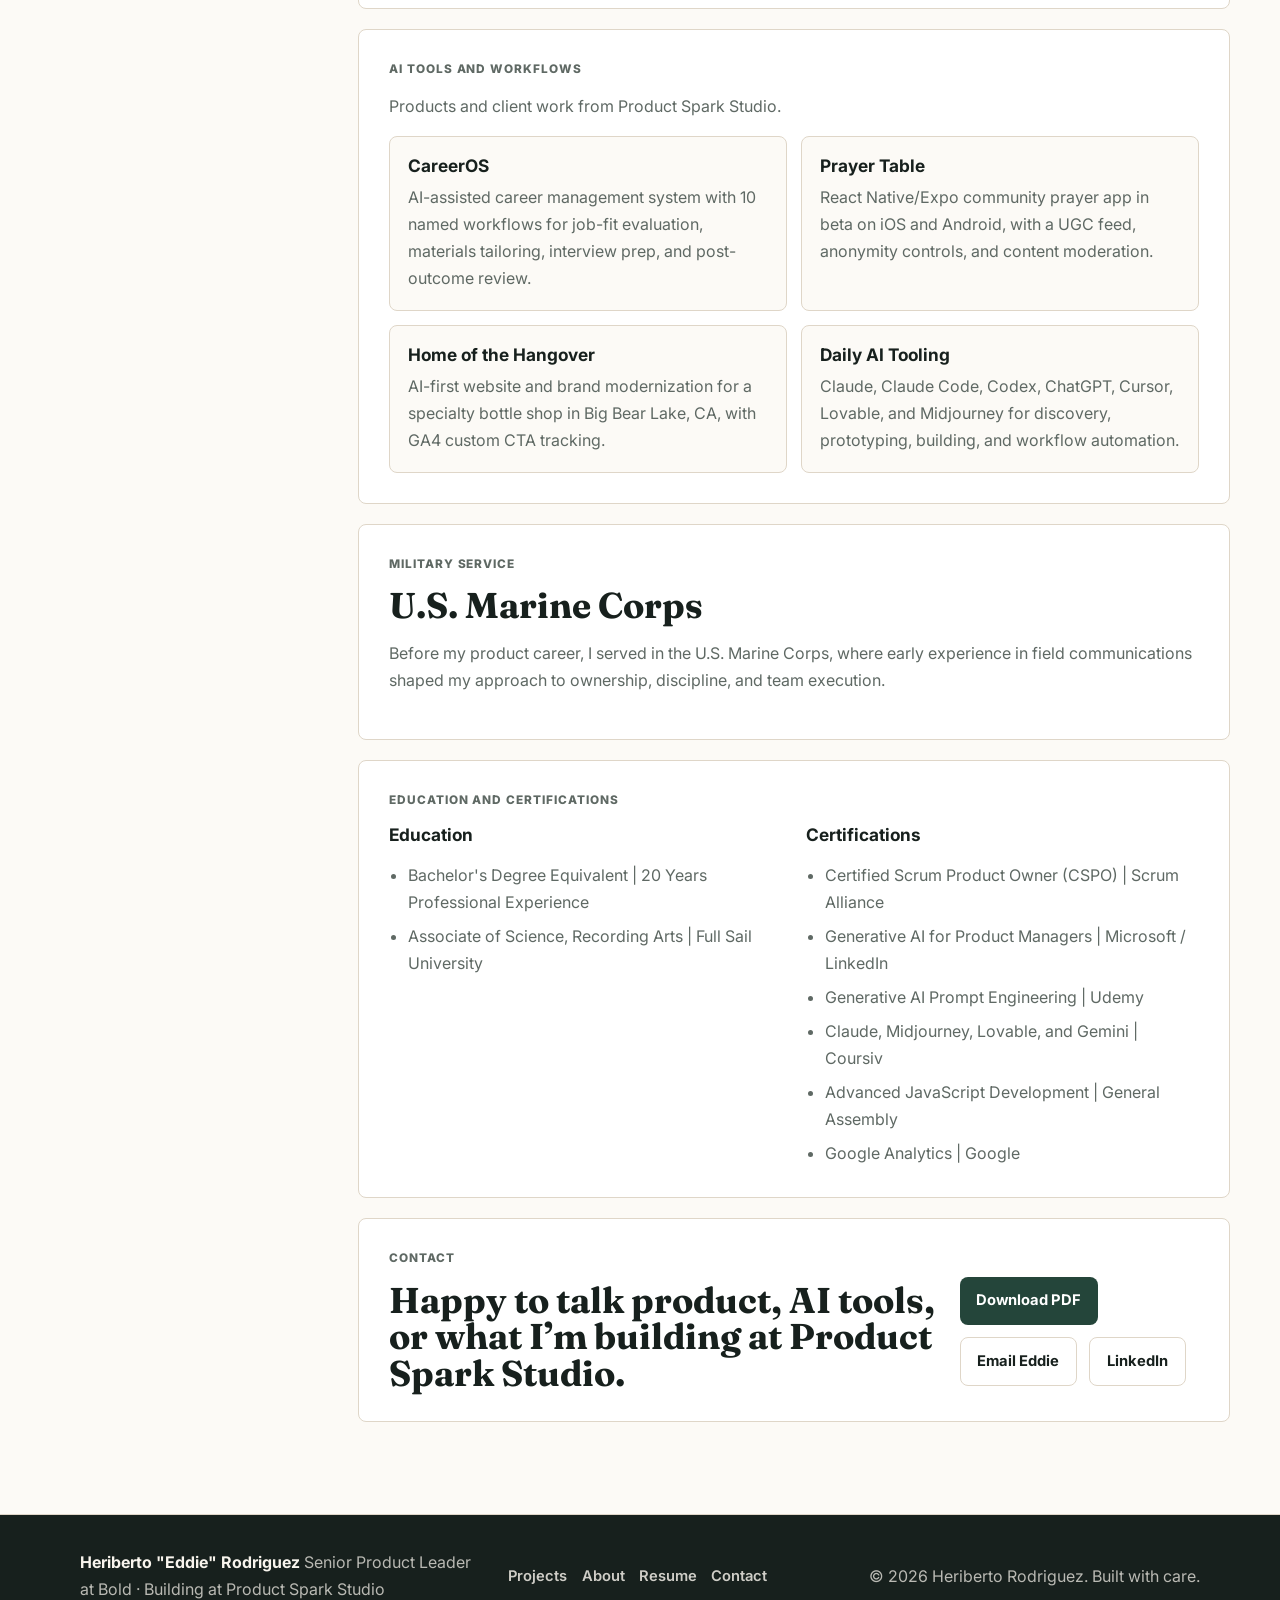
<file: resume.html>
<!DOCTYPE html>
<html lang="en">
  <head>
    <meta charset="UTF-8" />
    <meta name="viewport" content="width=device-width, initial-scale=1.0" />
    <meta
      name="description"
      content="Public web resume for Heriberto Eddie Rodriguez, a senior product leader at Bold and Founder &amp; Product Manager of Product Spark Studio, focused on AI product development, marketplaces, conversion, growth, mobile, and SaaS."
    />
    <title>Resume | Heriberto "Eddie" Rodriguez</title>
    <link rel="preconnect" href="https://fonts.googleapis.com" />
    <link rel="preconnect" href="https://fonts.gstatic.com" crossorigin />
    <link
      href="https://fonts.googleapis.com/css2?family=Fraunces:opsz,wght@9..144,600..800&family=Inter:wght@400;500;600;700;800&display=swap"
      rel="stylesheet"
    />
    <link rel="stylesheet" href="styles.css" />
  </head>
  <body>
    <a class="skip-link" href="#main">Skip to content</a>

    <header class="site-header" data-header>
      <nav class="nav shell" aria-label="Primary navigation">
        <a class="brand" href="index.html#top" aria-label="Heriberto Eddie Rodriguez home">
          <span class="brand-mark">HR</span>
          <span>
            <strong>Heriberto &ldquo;Eddie&rdquo; Rodriguez</strong>
          </span>
        </a>
        <button class="nav-toggle" type="button" aria-expanded="false" aria-controls="nav-menu">
          <span class="sr-only">Open navigation</span>
          <span></span>
          <span></span>
          <span></span>
        </button>
        <div class="nav-links" id="nav-menu">
          <a href="index.html#projects">Projects</a>
          <a href="index.html#impact">Impact</a>
          <a href="index.html#about">About</a>
          <a href="resume.html">Resume</a>
          <a href="index.html#contact">Contact</a>
        </div>
      </nav>
    </header>

    <main id="main">
      <section class="resume-hero section-band">
        <div class="resume-shell">
          <a class="back-link" href="index.html#resume">&larr; Back to portfolio</a>
          <p class="eyebrow">Public Web Resume</p>
          <h1>Heriberto Rodriguez</h1>
          <p class="resume-title">Senior Product Manager at Bold &middot; Founder &amp; Product Manager, Product Spark Studio</p>
          <p class="hero-lede">
            AI product development, B2B and B2B2C SaaS, conversion, growth, mobile, and marketplace product leader with 20 years
            building consumer-facing digital products across real estate tech, healthcare, automotive, media, telecom, and
            two-sided marketplaces.
          </p>
          <div class="resume-top-actions">
            <a class="button button-primary" href="assets/resume/heriberto-eddie-rodriguez-product-leader-resume.pdf">Download PDF</a>
            <a class="button button-secondary" href="mailto:heribertogrodriguez@hotmail.com">Email Eddie</a>
            <a class="button button-secondary" href="https://www.linkedin.com/in/hrodriguez74/" target="_blank" rel="noreferrer">LinkedIn</a>
          </div>
        </div>
      </section>

      <section class="section resume-page-section">
        <div class="resume-shell resume-layout">
          <aside class="resume-sidebar" aria-label="Resume navigation and contact">
            <div class="resume-side-card">
              <h2>Quick Scan</h2>
              <nav class="resume-anchor-list" aria-label="Resume sections">
                <a href="#summary">Summary</a>
                <a href="#focus">Product leadership focus</a>
                <a href="#impact">Selected impact</a>
                <a href="#experience">Career experience</a>
                <a href="#ai-workflows">AI tools and workflows</a>
                <a href="#service">Military service</a>
                <a href="#education">Education</a>
                <a href="#contact">Contact</a>
              </nav>
            </div>
            <div class="resume-side-card">
              <h2>Contact</h2>
              <p>Atlanta, GA</p>
              <a href="mailto:heribertogrodriguez@hotmail.com">heribertogrodriguez@hotmail.com</a>
              <a href="https://www.linkedin.com/in/hrodriguez74/" target="_blank" rel="noreferrer">linkedin.com/in/hrodriguez74</a>
            </div>
          </aside>

          <div class="resume-main">
            <!-- Source note: updated 2026-10-01 from CareerOS master_resume (05_Application_Materials/resumes), plus the Bold SPM role. -->
            <section class="resume-section-card" id="summary">
              <p class="eyebrow">Summary</p>
              <h2>Senior product leader across AI product, marketplaces, conversion, growth, mobile, and SaaS.</h2>
              <p>
                Senior Product Manager and product leader with 20 years building consumer-facing digital products across real
                estate tech, rental marketplaces, mobile apps, B2B SaaS, healthcare, automotive, and media. Shipped AI-powered
                features before generative AI was a product category. Owned conversion and experimentation programs at scale,
                delivering over $1M in annual revenue impact. Led three product teams across a $14M+ SaaS portfolio.
              </p>
              <p>
                I work at the intersection of user empathy, data, and engineering partnership, bringing experimentation discipline,
                product judgment, and applied AI practice to the teams I work with.
              </p>
            </section>

            <section class="resume-section-card" id="focus">
              <p class="eyebrow">Product Leadership Focus</p>
              <div class="resume-card-grid">
                <article>
                  <h3>Conversion and Experimentation</h3>
                  <p>Ten years of Optimizely at scale, including exclusion logic, guardrail metrics, revenue attribution, and governance.</p>
                </article>
                <article>
                  <h3>Marketplace and Lead Generation</h3>
                  <p>
                    Rental, real estate, and automotive marketplace products. Growth and conversion strategy, lead generation,
                    lead quality, verification, and funnel ownership across consumer and B2B2C experiences.
                  </p>
                </article>
                <article>
                  <h3>AI Product Development</h3>
                  <p>AI-driven SMS lead nurturing, AI-generated content, applied AI prototyping, and workflow design.</p>
                </article>
                <article>
                  <h3>Mobile</h3>
                  <p>iOS and Android product experience across real estate, media, automotive, utilities, and consumer products.</p>
                </article>
                <article>
                  <h3>0-to-1 and Growth</h3>
                  <p>New revenue lines from concept to market, including Lender Pro, Cash Offer Leads, and mobile ad products.</p>
                </article>
              </div>
            </section>

            <section class="resume-section-card" id="impact">
              <p class="eyebrow">Selected Impact</p>
              <div class="resume-impact-list">
                <div><strong>$1M+</strong><span>Estimated annual revenue impact from A/B-tested conversion redesign at Redfin / Rent.com.</span></div>
                <div><strong>$1M+</strong><span>Recurring SaaS revenue from 0-to-1 Lender Pro product at CINC.</span></div>
                <div><strong>25%</strong><span>Improvement in appointment rates from AI-driven SMS nurturing at CINC.</span></div>
                <div><strong>100K+</strong><span>Suppressed listings unlocked through SEO inventory strategy at Redfin / Rent.com.</span></div>
                <div><strong>40%</strong><span>Increase in vehicle transactions from Cox Digital Exchange mobile auction app.</span></div>
                <div><strong>$5M</strong><span>Ad spend secured at launch for weather-triggered mobile ad unit at The Weather Channel.</span></div>
              </div>
            </section>

            <section class="resume-section-card" id="experience">
              <p class="eyebrow">Career Experience</p>

              <article class="resume-role">
                <div>
                  <h3>Senior Product Manager</h3>
                  <p>Bold</p>
                </div>
                <span>2026 to Present</span>
              </article>

              <article class="resume-role">
                <div>
                  <h3>Founder &amp; Product Manager</h3>
                  <p>Product Spark Studio LLC</p>
                </div>
                <span>2026 to Present</span>
                <ul>
                  <li>Founded an AI-first product studio and built its brand and site at productsparkstudio.com, running a structured AI-assisted development system where humans make the product decisions and AI scales execution.</li>
                  <li>Building Prayer Table, a cross-platform React Native/Expo community prayer app in beta on iOS and Android, owning strategy, UX, implementation, trust and safety, and store readiness.</li>
                  <li>Built CareerOS, an AI-assisted career management system with 10 workflows, used in production across 30+ opportunities.</li>
                  <li>Led an AI-first website and brand modernization for Home of the Hangover, adding GA4 CTA tracking and recommending against e-commerce when behavioral data did not support it.</li>
                  <li>Built and deployed this portfolio as a comparative experiment in AI-native development across ChatGPT, Lovable, Codex, and Claude Code.</li>
                </ul>
              </article>

              <article class="resume-role">
                <div>
                  <h3>Senior Product Manager, Conversion and Growth</h3>
                  <p>Redfin | Rent.com, ApartmentGuide.com and Redfin Rentals</p>
                </div>
                <span>2024 to 2026</span>
                <ul>
                  <li>Owned growth and conversion strategy across three rental marketplaces on web, iOS, and Android.</li>
                  <li>Drove estimated $1M+ annual revenue impact through redesigned contact forms and photo gallery A/B tests.</li>
                  <li>Unlocked 100K+ suppressed listings with Building Pages and Off-Market Pages initiatives.</li>
                  <li>Configured Optimizely experimentation governance across rental marketplace teams.</li>
                  <li>Defined AI product opportunities in search, personalization, and renter decision support.</li>
                </ul>
              </article>

              <article class="resume-role">
                <div>
                  <h3>Director of Product Management</h3>
                  <p>CINC</p>
                </div>
                <span>2017 to 2024</span>
                <ul>
                  <li>Led three product teams across a $14M+ SaaS portfolio serving real estate agents and brokerages nationwide.</li>
                  <li>Launched AI-driven SMS nurturing, contributing to a 25% improvement in appointment rates.</li>
                  <li>Delivered Lender Pro 0-to-1 as sole PM, generating $1M+ in recurring SaaS revenue.</li>
                  <li>Launched Cash Offer Leads, generating $100K new ad revenue at launch plus $30K recurring.</li>
                  <li>Launched RealVerified Leads, improving lead verification and quality through a two-step SMS-based confirmation flow.</li>
                  <li>Owned AI-generated content pipeline across 3,500+ consumer websites.</li>
                </ul>
              </article>

              <article class="resume-role">
                <div>
                  <h3>Senior Product Manager</h3>
                  <p>AT&amp;T</p>
                </div>
                <span>2016 to 2017</span>
                <ul>
                  <li>Owned requirements for integrating DirecTV, AT&amp;T Home, AT&amp;T Internet, and AT&amp;T Business into the enterprise order management platform.</li>
                  <li>Selected to oversee cross-team releases for Order Management.</li>
                </ul>
              </article>

              <article class="resume-role">
                <div>
                  <h3>Senior Product Manager</h3>
                  <p>BioIQ</p>
                </div>
                <span>2015 to 2016</span>
                <ul>
                  <li>Owned the Screen product line, a $3M book of business covering biometric health screening programs.</li>
                  <li>Expanded to nationwide coverage with Kroger, Publix, Walmart, CVS, and Cardinal Health integrations.</li>
                </ul>
              </article>

              <article class="resume-role">
                <div>
                  <h3>Senior Product Manager</h3>
                  <p>Cox Digital Exchange</p>
                </div>
                <span>2012 to 2014</span>
                <ul>
                  <li>Helped grow the DealerMatch B2B marketplace from 12 paying members to 1,500+ and from $0 to $1.3M+ ARR in under two years.</li>
                  <li>Launched mobile auto auction app, driving a 40% increase in vehicle transactions.</li>
                  <li>Built vehicle search API normalizing OEM data feeds for the Dealermatch marketplace platform.</li>
                </ul>
              </article>

              <article class="resume-role">
                <div>
                  <h3>Mobile Product Manager</h3>
                  <p>The Weather Channel</p>
                </div>
                <span>2010 to 2012</span>
                <ul>
                  <li>Product Owner of iPad platform, one of the most downloaded apps in the world at the time.</li>
                  <li>Conceived and launched the industry's first weather-triggered mobile ad unit, securing $5M in ad spend from Burberry.</li>
                  <li>Led global mobile site relaunch across 27 languages, growing mobile traffic by 150%.</li>
                </ul>
              </article>

              <article class="resume-role">
                <div>
                  <h3>Earlier Roles</h3>
                  <p>2ergo Americas | National Geographic | Kajeet | Buongiorno</p>
                </div>
                <span>2004 to 2010</span>
                <ul>
                  <li>National Geographic: Launched inaugural iPhone app with 100K downloads in year one.</li>
                  <li>2ergo: Delivered Fox Soccer Channel World Cup app with 50K downloads in the first month and led Food Network mobile site relaunch.</li>
                  <li>Kajeet and Buongiorno: Built mobile product, digital content storefronts, and international marketplace experiences.</li>
                </ul>
              </article>
            </section>

            <section class="resume-section-card" id="ai-workflows">
              <p class="eyebrow">AI Tools and Workflows</p>
              <p>Products and client work from Product Spark Studio.</p>
              <div class="resume-card-grid">
                <article>
                  <h3>CareerOS</h3>
                  <p>AI-assisted career management system with 10 named workflows for job-fit evaluation, materials tailoring, interview prep, and post-outcome review.</p>
                </article>
                <article>
                  <h3>Prayer Table</h3>
                  <p>React Native/Expo community prayer app in beta on iOS and Android, with a UGC feed, anonymity controls, and content moderation.</p>
                </article>
                <article>
                  <h3>Home of the Hangover</h3>
                  <p>AI-first website and brand modernization for a specialty bottle shop in Big Bear Lake, CA, with GA4 custom CTA tracking.</p>
                </article>
                <article>
                  <h3>Daily AI Tooling</h3>
                  <p>Claude, Claude Code, Codex, ChatGPT, Cursor, Lovable, and Midjourney for discovery, prototyping, building, and workflow automation.</p>
                </article>
              </div>
            </section>

            <section class="resume-section-card" id="service">
              <p class="eyebrow">Military Service</p>
              <h2>U.S. Marine Corps</h2>
              <p>
                Before my product career, I served in the U.S. Marine Corps, where early experience in field communications shaped
                my approach to ownership, discipline, and team execution.
              </p>
            </section>

            <section class="resume-section-card" id="education">
              <p class="eyebrow">Education and Certifications</p>
              <div class="resume-two-column-list">
                <div>
                  <h3>Education</h3>
                  <ul>
                    <li>Bachelor's Degree Equivalent | 20 Years Professional Experience</li>
                    <li>Associate of Science, Recording Arts | Full Sail University</li>
                  </ul>
                </div>
                <div>
                  <h3>Certifications</h3>
                  <ul>
                    <li>Certified Scrum Product Owner (CSPO) | Scrum Alliance</li>
                    <li>Generative AI for Product Managers | Microsoft / LinkedIn</li>
                    <li>Generative AI Prompt Engineering | Udemy</li>
                    <li>Claude, Midjourney, Lovable, and Gemini | Coursiv</li>
                    <li>Advanced JavaScript Development | General Assembly</li>
                    <li>Google Analytics | Google</li>
                  </ul>
                </div>
              </div>
            </section>

            <section class="resume-section-card resume-contact-card" id="contact">
              <div>
                <p class="eyebrow">Contact</p>
                <h2>Happy to talk product, AI tools, or what I&rsquo;m building at Product Spark Studio.</h2>
              </div>
              <div class="resume-top-actions">
                <a class="button button-primary" href="assets/resume/heriberto-eddie-rodriguez-product-leader-resume.pdf">Download PDF</a>
                <a class="button button-secondary" href="mailto:heribertogrodriguez@hotmail.com">Email Eddie</a>
                <a class="button button-secondary" href="https://www.linkedin.com/in/hrodriguez74/" target="_blank" rel="noreferrer">LinkedIn</a>
              </div>
            </section>
          </div>
        </div>
      </section>
    </main>

    <footer class="site-footer">
      <div class="shell footer-grid">
        <div>
          <strong>Heriberto "Eddie" Rodriguez</strong>
          <span>Senior Product Leader at Bold &middot; Building at Product Spark Studio</span>
        </div>
        <div class="footer-links">
          <a href="index.html#projects">Projects</a>
          <a href="index.html#about">About</a>
          <a href="resume.html">Resume</a>
          <a href="index.html#contact">Contact</a>
        </div>
        <p>&copy; <span data-year>2026</span> Heriberto Rodriguez. Built with care.</p>
      </div>
    </footer>

    <script src="script.js"></script>
  </body>
</html>
</file>
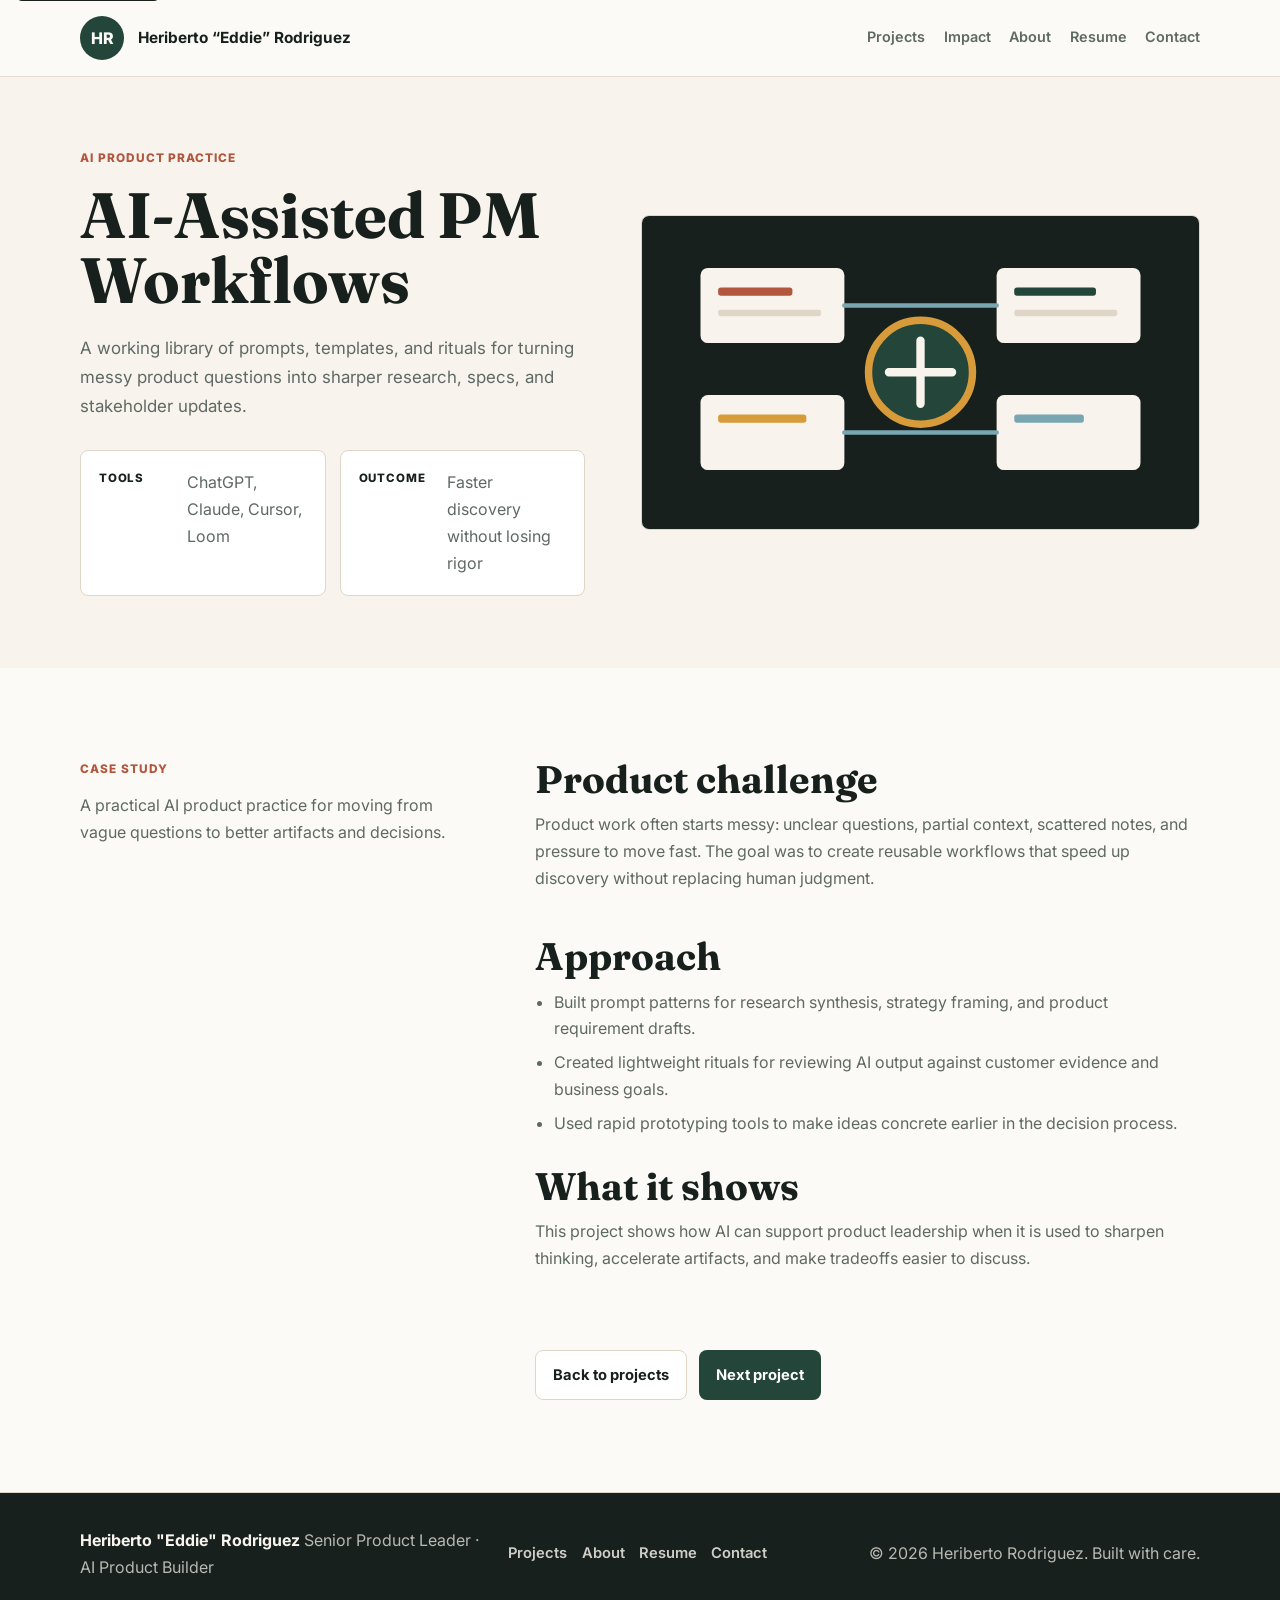
<file: projects/ai-assisted-pm-workflows.html>
<!DOCTYPE html>
<html lang="en">
  <head>
    <meta charset="UTF-8" />
    <meta name="viewport" content="width=device-width, initial-scale=1.0" />
    <meta
      name="description"
      content="AI-Assisted PM Workflows project detail by Heriberto Eddie Rodriguez."
    />
    <title>AI-Assisted PM Workflows | Heriberto Eddie Rodriguez</title>
    <link rel="preconnect" href="https://fonts.googleapis.com" />
    <link rel="preconnect" href="https://fonts.gstatic.com" crossorigin />
    <link
      href="https://fonts.googleapis.com/css2?family=Fraunces:opsz,wght@9..144,600..800&family=Inter:wght@400;500;600;700;800&display=swap"
      rel="stylesheet"
    />
    <link rel="stylesheet" href="../styles.css" />
  </head>
  <body>
    <a class="skip-link" href="#main">Skip to content</a>

    <header class="site-header" data-header>
      <nav class="nav shell" aria-label="Primary navigation">
        <a class="brand" href="../index.html#top" aria-label="Heriberto Eddie Rodriguez home">
          <span class="brand-mark">HR</span>
          <span>
            <strong>Heriberto &ldquo;Eddie&rdquo; Rodriguez</strong>
          </span>
        </a>
        <button class="nav-toggle" type="button" aria-expanded="false" aria-controls="nav-menu">
          <span class="sr-only">Open navigation</span>
          <span></span>
          <span></span>
          <span></span>
        </button>
        <div class="nav-links" id="nav-menu">
          <a href="../index.html#projects">Projects</a>
          <a href="../index.html#impact">Impact</a>
          <a href="../index.html#about">About</a>
          <a href="../index.html#resume">Resume</a>
          <a href="../index.html#contact">Contact</a>
        </div>
      </nav>
    </header>

    <main id="main">
      <section class="project-hero section-band">
        <div class="shell project-hero-grid">
          <div>
            <p class="eyebrow">AI product practice</p>
            <h1>AI-Assisted PM Workflows</h1>
            <p class="hero-lede">
              A working library of prompts, templates, and rituals for turning messy product questions into sharper research,
              specs, and stakeholder updates.
            </p>
            <dl class="project-meta">
              <div><dt>Tools</dt><dd>ChatGPT, Claude, Cursor, Loom</dd></div>
              <div><dt>Outcome</dt><dd>Faster discovery without losing rigor</dd></div>
            </dl>
          </div>
          <img src="../assets/projects/ai-workflows.svg" alt="" />
        </div>
      </section>

      <section class="section">
        <div class="shell project-detail-grid">
          <aside>
            <p class="eyebrow">Case Study</p>
            <p>A practical AI product practice for moving from vague questions to better artifacts and decisions.</p>
          </aside>
          <div class="project-detail-content">
            <article>
              <h2>Product challenge</h2>
              <p>
                Product work often starts messy: unclear questions, partial context, scattered notes, and pressure to move fast.
                The goal was to create reusable workflows that speed up discovery without replacing human judgment.
              </p>
            </article>
            <article>
              <h2>Approach</h2>
              <ul>
                <li>Built prompt patterns for research synthesis, strategy framing, and product requirement drafts.</li>
                <li>Created lightweight rituals for reviewing AI output against customer evidence and business goals.</li>
                <li>Used rapid prototyping tools to make ideas concrete earlier in the decision process.</li>
              </ul>
            </article>
            <article>
              <h2>What it shows</h2>
              <p>
                This project shows how AI can support product leadership when it is used to sharpen thinking, accelerate
                artifacts, and make tradeoffs easier to discuss.
              </p>
            </article>
            <div class="project-nav">
              <a class="button button-secondary" href="../index.html#projects">Back to projects</a>
              <a class="button button-primary" href="home-of-the-hangover.html">Next project</a>
            </div>
          </div>
        </div>
      </section>
    </main>

    <footer class="site-footer">
      <div class="shell footer-grid">
        <div>
          <strong>Heriberto "Eddie" Rodriguez</strong>
          <span>Senior Product Leader &middot; AI Product Builder</span>
        </div>
        <div class="footer-links">
          <a href="../index.html#projects">Projects</a>
          <a href="../index.html#about">About</a>
          <a href="../index.html#resume">Resume</a>
          <a href="../index.html#contact">Contact</a>
        </div>
        <p>&copy; <span data-year>2026</span> Heriberto Rodriguez. Built with care.</p>
      </div>
    </footer>

    <script src="../script.js"></script>
  </body>
</html>
</file>
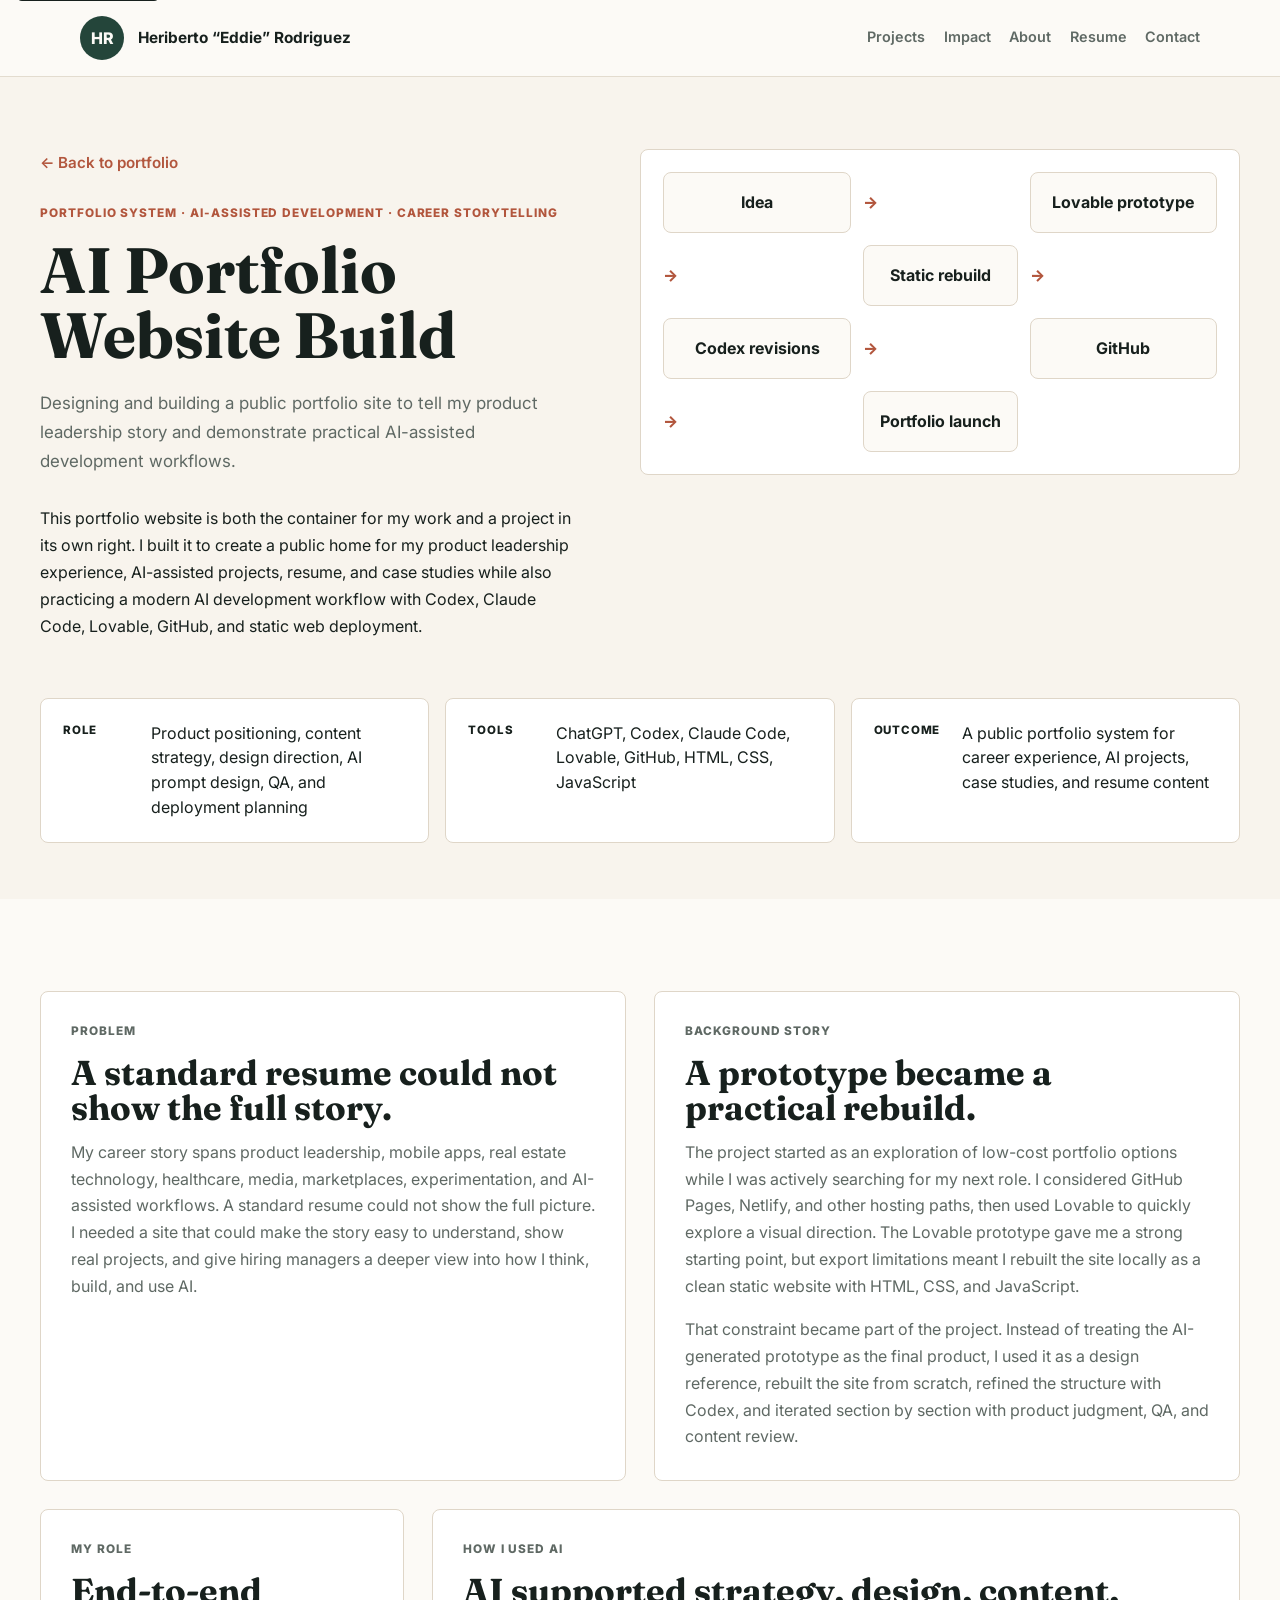
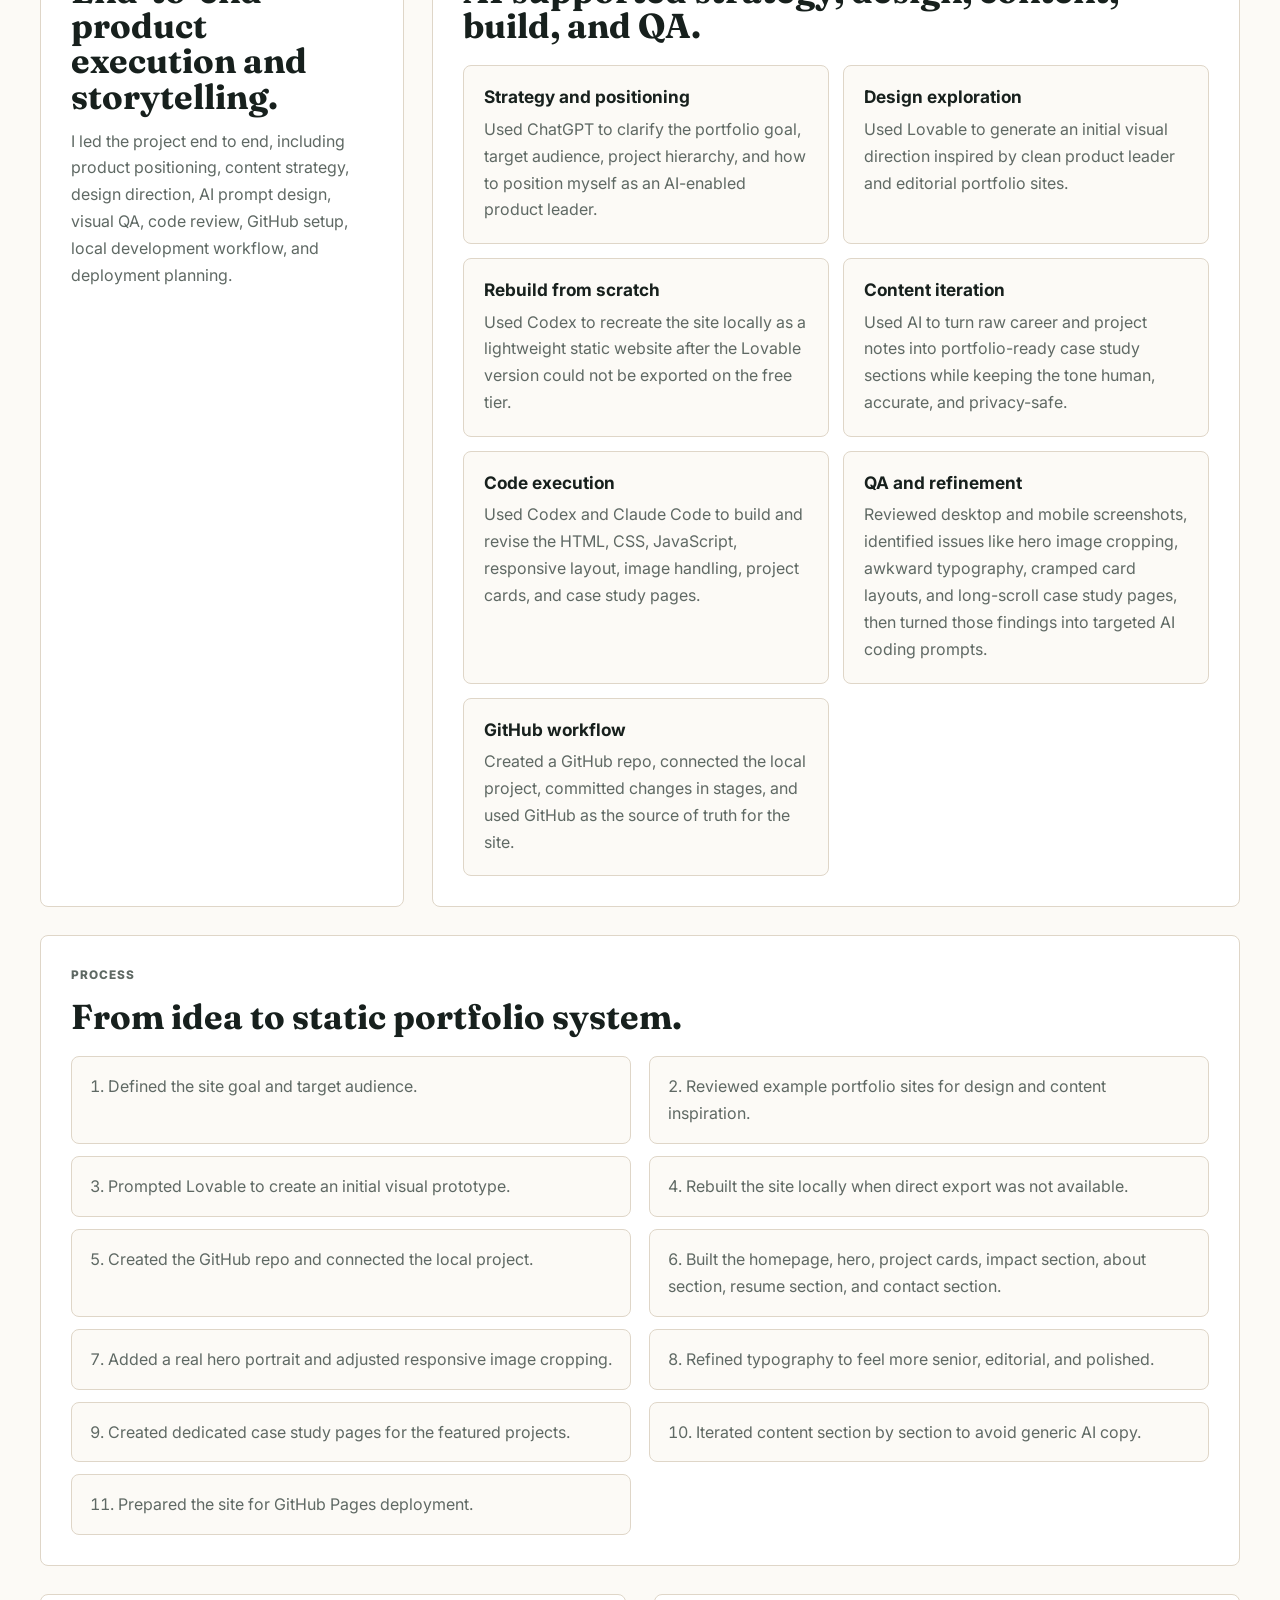
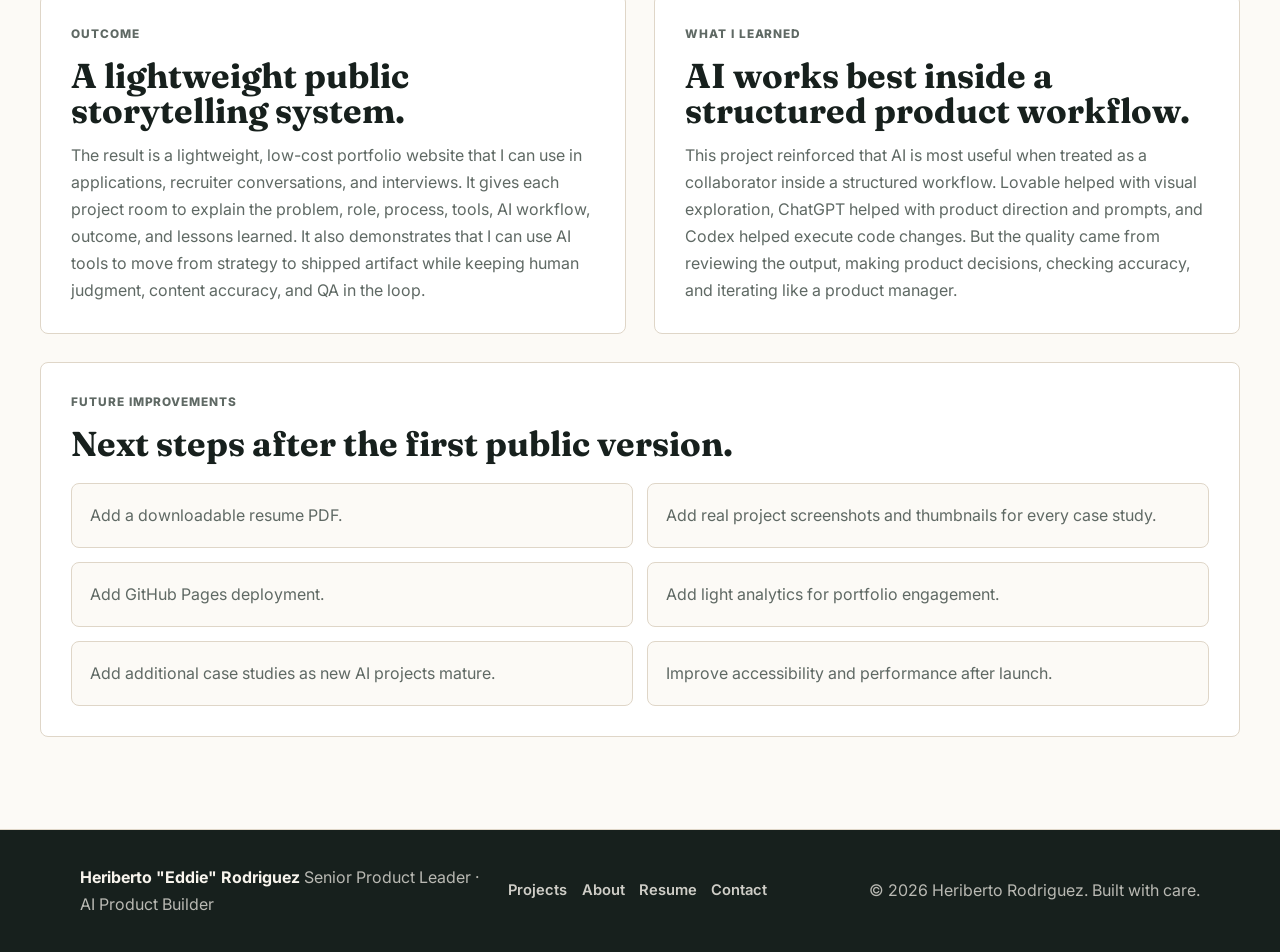
<file: projects/ai-portfolio-website.html>
<!DOCTYPE html>
<html lang="en">
  <head>
    <meta charset="UTF-8" />
    <meta name="viewport" content="width=device-width, initial-scale=1.0" />
    <meta
      name="description"
      content="AI Portfolio Website Build project detail by Heriberto Eddie Rodriguez."
    />
    <title>AI Portfolio Website Build | Heriberto Eddie Rodriguez</title>
    <link rel="preconnect" href="https://fonts.googleapis.com" />
    <link rel="preconnect" href="https://fonts.gstatic.com" crossorigin />
    <link
      href="https://fonts.googleapis.com/css2?family=Fraunces:opsz,wght@9..144,600..800&family=Inter:wght@400;500;600;700;800&display=swap"
      rel="stylesheet"
    />
    <link rel="stylesheet" href="../styles.css" />
  </head>
  <body>
    <a class="skip-link" href="#main">Skip to content</a>

    <header class="site-header" data-header>
      <nav class="nav shell" aria-label="Primary navigation">
        <a class="brand" href="../index.html#top" aria-label="Heriberto Eddie Rodriguez home">
          <span class="brand-mark">HR</span>
          <span>
            <strong>Heriberto &ldquo;Eddie&rdquo; Rodriguez</strong>
          </span>
        </a>
        <button class="nav-toggle" type="button" aria-expanded="false" aria-controls="nav-menu">
          <span class="sr-only">Open navigation</span>
          <span></span>
          <span></span>
          <span></span>
        </button>
        <div class="nav-links" id="nav-menu">
          <a href="../index.html#projects">Projects</a>
          <a href="../index.html#impact">Impact</a>
          <a href="../index.html#about">About</a>
          <a href="../index.html#resume">Resume</a>
          <a href="../index.html#contact">Contact</a>
        </div>
      </nav>
    </header>

    <main id="main" class="project-case-page">
      <section class="project-case-hero section-band">
        <div class="project-case-shell">
          <div class="project-case-intro">
            <div class="project-case-copy">
              <a class="back-link" href="../index.html">&larr; Back to portfolio</a>
              <p class="eyebrow">Portfolio System &middot; AI-Assisted Development &middot; Career Storytelling</p>
              <h1>AI Portfolio Website Build</h1>
              <p class="hero-lede">
                Designing and building a public portfolio site to tell my product leadership story and demonstrate practical
                AI-assisted development workflows.
              </p>
              <p>
                This portfolio website is both the container for my work and a project in its own right. I built it to create a
                public home for my product leadership experience, AI-assisted projects, resume, and case studies while also
                practicing a modern AI development workflow with Codex, Claude Code, Lovable, GitHub, and static web deployment.
              </p>
            </div>

            <div class="portfolio-workflow-card" aria-label="Portfolio build workflow">
              <div>Idea</div>
              <span aria-hidden="true">-&gt;</span>
              <div>Lovable prototype</div>
              <span aria-hidden="true">-&gt;</span>
              <div>Static rebuild</div>
              <span aria-hidden="true">-&gt;</span>
              <div>Codex revisions</div>
              <span aria-hidden="true">-&gt;</span>
              <div>GitHub</div>
              <span aria-hidden="true">-&gt;</span>
              <div>Portfolio launch</div>
            </div>
          </div>

          <dl class="project-quick-summary" aria-label="Project summary">
            <div>
              <dt>Role</dt>
              <dd>Product positioning, content strategy, design direction, AI prompt design, QA, and deployment planning</dd>
            </div>
            <div>
              <dt>Tools</dt>
              <dd>ChatGPT, Codex, Claude Code, Lovable, GitHub, HTML, CSS, JavaScript</dd>
            </div>
            <div>
              <dt>Outcome</dt>
              <dd>A public portfolio system for career experience, AI projects, case studies, and resume content</dd>
            </div>
          </dl>
        </div>
      </section>

      <section class="section">
        <div class="project-case-shell project-case-content">
          <div class="case-study-grid two-column">
            <article class="case-study-block">
              <p class="eyebrow">Problem</p>
              <h2>A standard resume could not show the full story.</h2>
              <p>
                My career story spans product leadership, mobile apps, real estate technology, healthcare, media, marketplaces,
                experimentation, and AI-assisted workflows. A standard resume could not show the full picture. I needed a site that
                could make the story easy to understand, show real projects, and give hiring managers a deeper view into how I
                think, build, and use AI.
              </p>
            </article>

            <article class="case-study-block">
              <p class="eyebrow">Background Story</p>
              <h2>A prototype became a practical rebuild.</h2>
              <p>
                The project started as an exploration of low-cost portfolio options while I was actively searching for my next
                role. I considered GitHub Pages, Netlify, and other hosting paths, then used Lovable to quickly explore a visual
                direction. The Lovable prototype gave me a strong starting point, but export limitations meant I rebuilt the site
                locally as a clean static website with HTML, CSS, and JavaScript.
              </p>
              <p>
                That constraint became part of the project. Instead of treating the AI-generated prototype as the final product, I
                used it as a design reference, rebuilt the site from scratch, refined the structure with Codex, and iterated
                section by section with product judgment, QA, and content review.
              </p>
            </article>
          </div>

          <div class="case-study-grid role-ai-grid">
            <article class="case-study-block">
              <p class="eyebrow">My Role</p>
              <h2>End-to-end product execution and storytelling.</h2>
              <p>
                I led the project end to end, including product positioning, content strategy, design direction, AI prompt design,
                visual QA, code review, GitHub setup, local development workflow, and deployment planning.
              </p>
            </article>

            <section class="case-study-feature" aria-labelledby="portfolio-ai-heading">
              <p class="eyebrow">How I Used AI</p>
              <h2 id="portfolio-ai-heading">AI supported strategy, design, content, build, and QA.</h2>
              <div class="ai-use-grid">
                <article><h3>Strategy and positioning</h3><p>Used ChatGPT to clarify the portfolio goal, target audience, project hierarchy, and how to position myself as an AI-enabled product leader.</p></article>
                <article><h3>Design exploration</h3><p>Used Lovable to generate an initial visual direction inspired by clean product leader and editorial portfolio sites.</p></article>
                <article><h3>Rebuild from scratch</h3><p>Used Codex to recreate the site locally as a lightweight static website after the Lovable version could not be exported on the free tier.</p></article>
                <article><h3>Content iteration</h3><p>Used AI to turn raw career and project notes into portfolio-ready case study sections while keeping the tone human, accurate, and privacy-safe.</p></article>
                <article><h3>Code execution</h3><p>Used Codex and Claude Code to build and revise the HTML, CSS, JavaScript, responsive layout, image handling, project cards, and case study pages.</p></article>
                <article><h3>QA and refinement</h3><p>Reviewed desktop and mobile screenshots, identified issues like hero image cropping, awkward typography, cramped card layouts, and long-scroll case study pages, then turned those findings into targeted AI coding prompts.</p></article>
                <article><h3>GitHub workflow</h3><p>Created a GitHub repo, connected the local project, committed changes in stages, and used GitHub as the source of truth for the site.</p></article>
              </div>
            </section>
          </div>

          <section class="case-study-block process-section">
            <p class="eyebrow">Process</p>
            <h2>From idea to static portfolio system.</h2>
            <ol class="process-list">
              <li>Defined the site goal and target audience.</li>
              <li>Reviewed example portfolio sites for design and content inspiration.</li>
              <li>Prompted Lovable to create an initial visual prototype.</li>
              <li>Rebuilt the site locally when direct export was not available.</li>
              <li>Created the GitHub repo and connected the local project.</li>
              <li>Built the homepage, hero, project cards, impact section, about section, resume section, and contact section.</li>
              <li>Added a real hero portrait and adjusted responsive image cropping.</li>
              <li>Refined typography to feel more senior, editorial, and polished.</li>
              <li>Created dedicated case study pages for the featured projects.</li>
              <li>Iterated content section by section to avoid generic AI copy.</li>
              <li>Prepared the site for GitHub Pages deployment.</li>
            </ol>
          </section>

          <div class="case-study-grid two-column">
            <article class="case-study-block">
              <p class="eyebrow">Outcome</p>
              <h2>A lightweight public storytelling system.</h2>
              <p>
                The result is a lightweight, low-cost portfolio website that I can use in applications, recruiter conversations,
                and interviews. It gives each project room to explain the problem, role, process, tools, AI workflow, outcome, and
                lessons learned. It also demonstrates that I can use AI tools to move from strategy to shipped artifact while
                keeping human judgment, content accuracy, and QA in the loop.
              </p>
            </article>

            <article class="case-study-block">
              <p class="eyebrow">What I Learned</p>
              <h2>AI works best inside a structured product workflow.</h2>
              <p>
                This project reinforced that AI is most useful when treated as a collaborator inside a structured workflow.
                Lovable helped with visual exploration, ChatGPT helped with product direction and prompts, and Codex helped execute
                code changes. But the quality came from reviewing the output, making product decisions, checking accuracy, and
                iterating like a product manager.
              </p>
            </article>
          </div>

          <section class="case-study-block">
            <p class="eyebrow">Future Improvements</p>
            <h2>Next steps after the first public version.</h2>
            <div class="compact-card-grid">
              <div>Add a downloadable resume PDF.</div>
              <div>Add real project screenshots and thumbnails for every case study.</div>
              <div>Add GitHub Pages deployment.</div>
              <div>Add light analytics for portfolio engagement.</div>
              <div>Add additional case studies as new AI projects mature.</div>
              <div>Improve accessibility and performance after launch.</div>
            </div>
          </section>
        </div>
      </section>
    </main>

    <footer class="site-footer">
      <div class="shell footer-grid">
        <div>
          <strong>Heriberto "Eddie" Rodriguez</strong>
          <span>Senior Product Leader &middot; AI Product Builder</span>
        </div>
        <div class="footer-links">
          <a href="../index.html#projects">Projects</a>
          <a href="../index.html#about">About</a>
          <a href="../index.html#resume">Resume</a>
          <a href="../index.html#contact">Contact</a>
        </div>
        <p>&copy; <span data-year>2026</span> Heriberto Rodriguez. Built with care.</p>
      </div>
    </footer>

    <script src="../script.js"></script>
  </body>
</html>
</file>
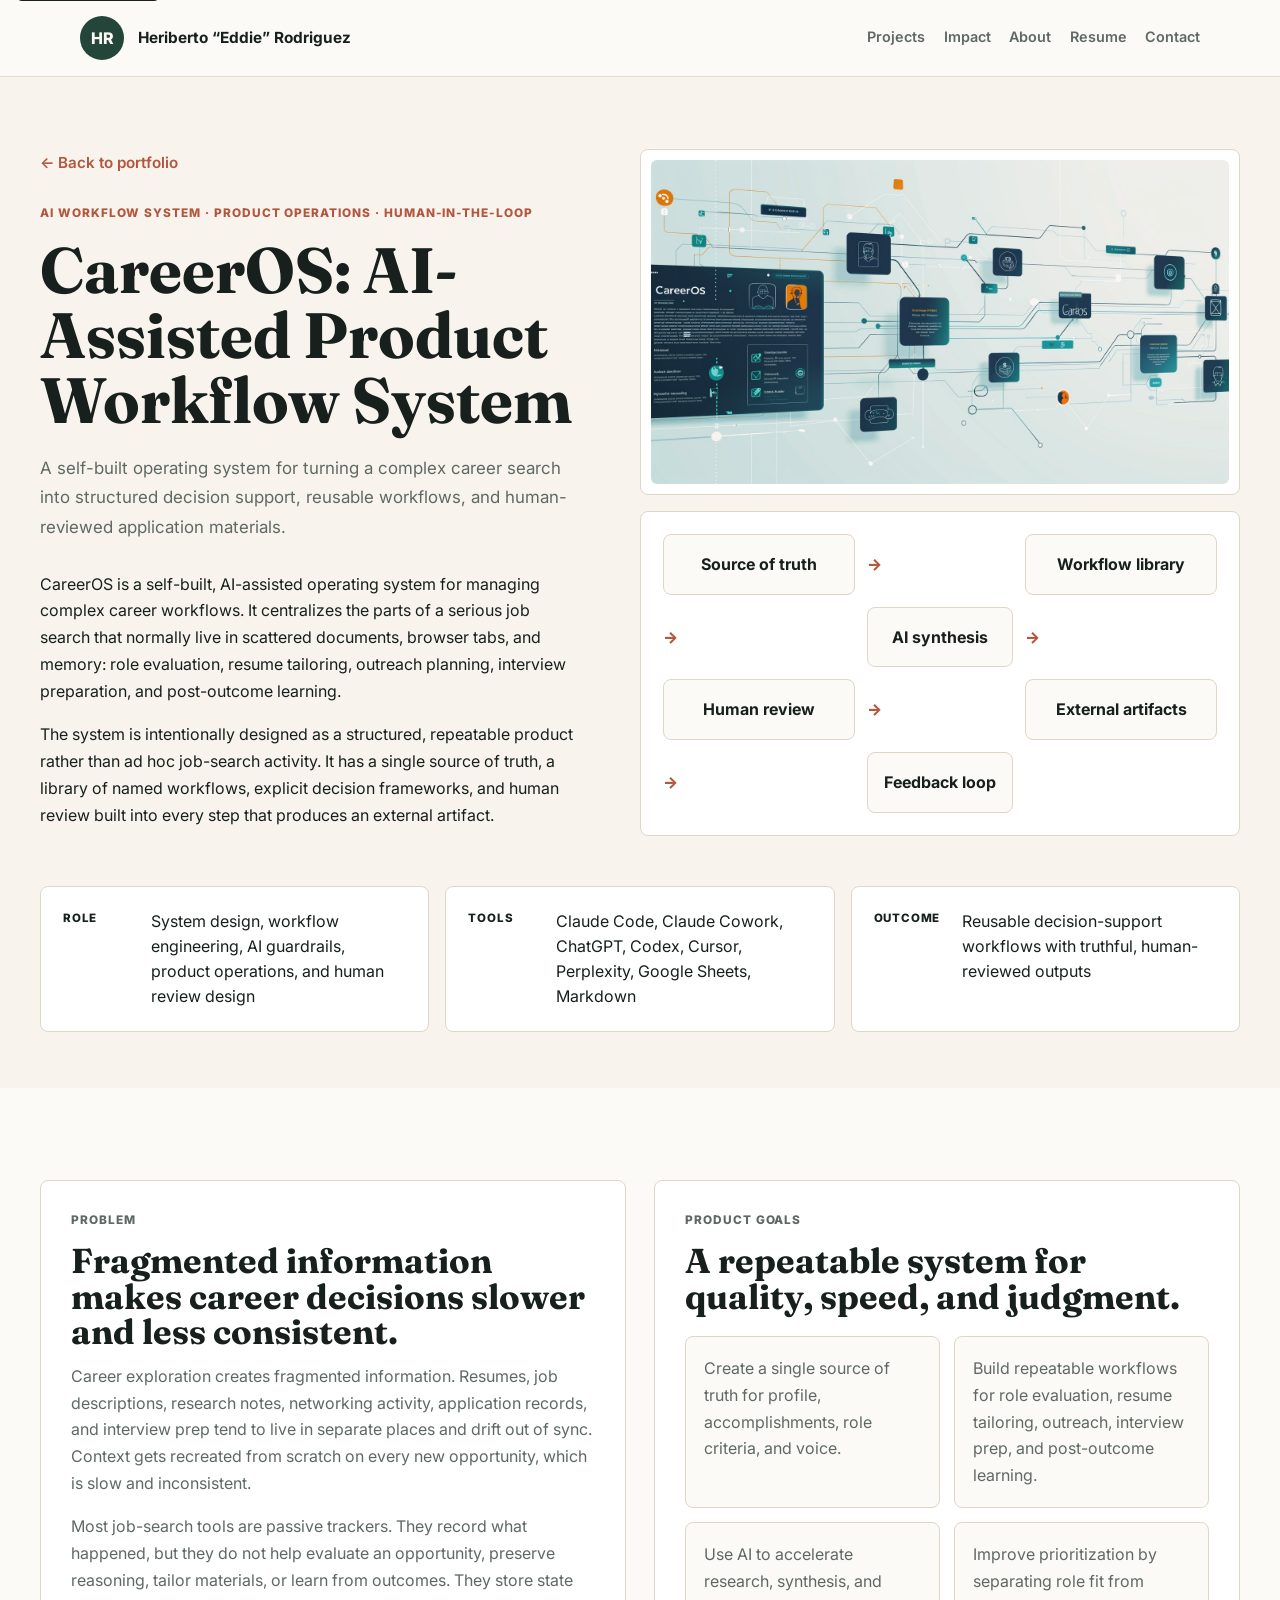
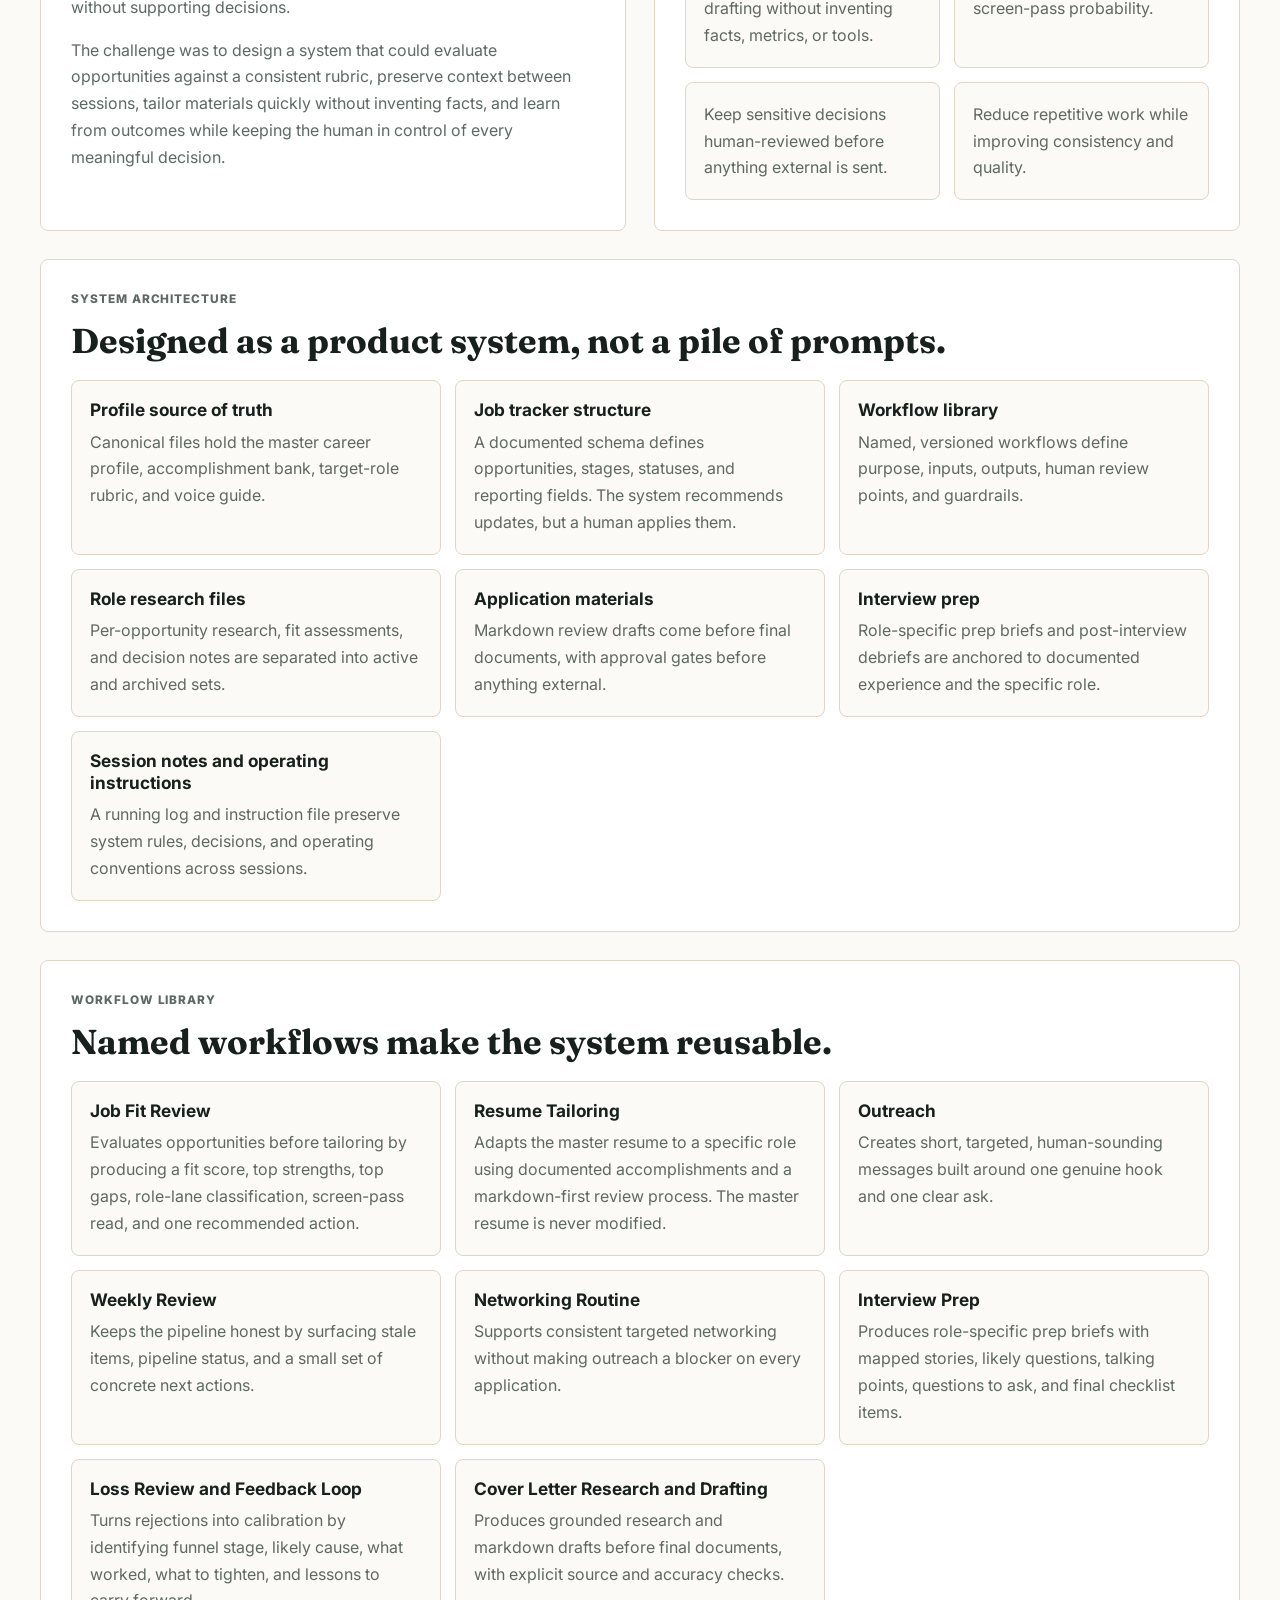
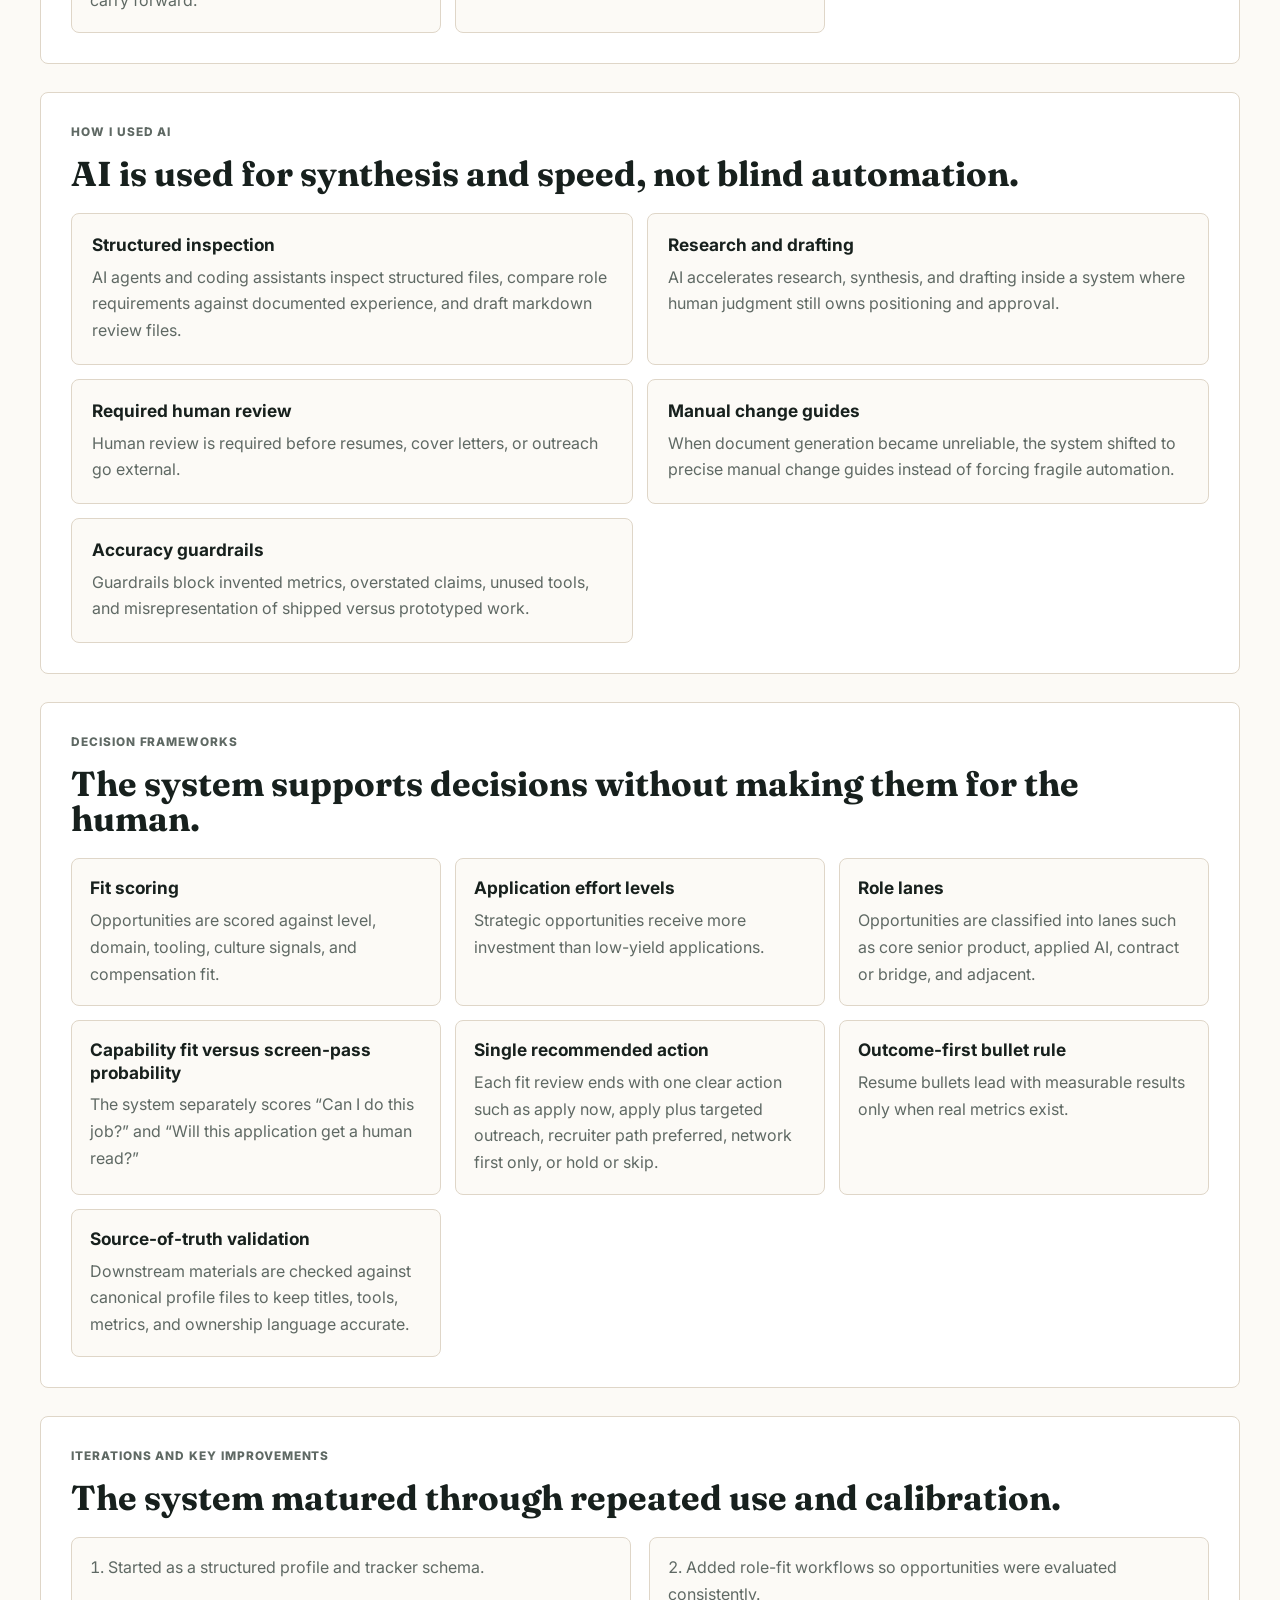
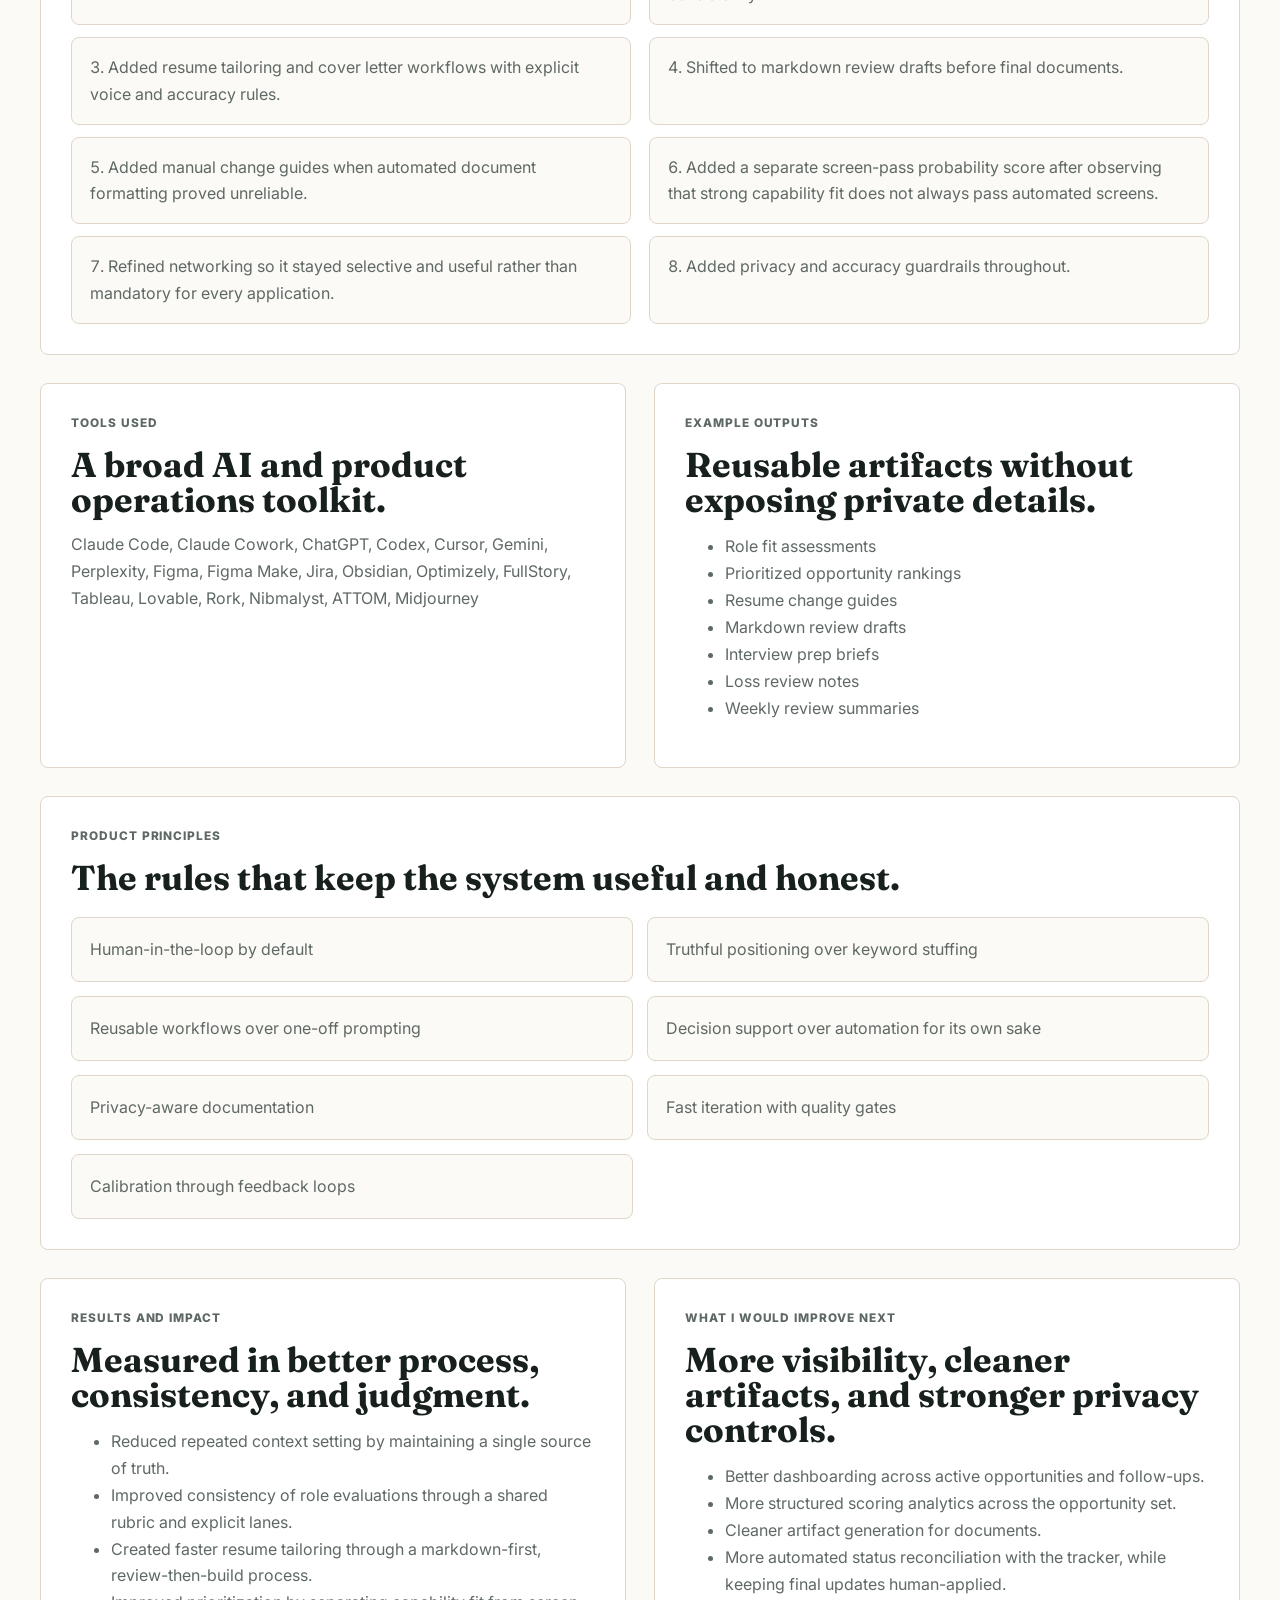
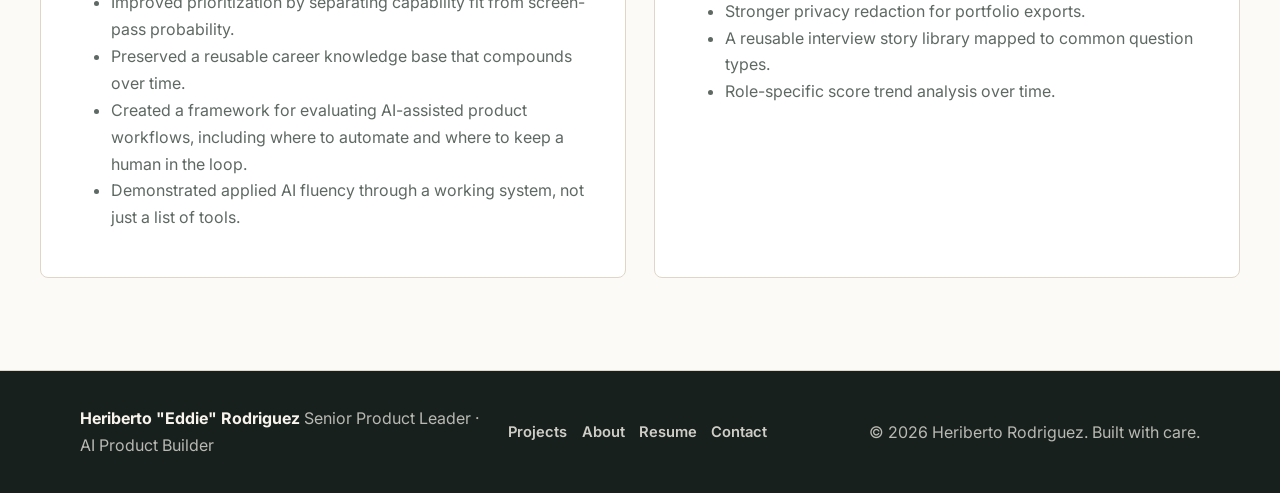
<file: projects/careeros.html>
<!DOCTYPE html>
<html lang="en">
  <head>
    <meta charset="UTF-8" />
    <meta name="viewport" content="width=device-width, initial-scale=1.0" />
    <meta
      name="description"
      content="CareerOS AI-Assisted Product Workflow System project detail by Heriberto Eddie Rodriguez."
    />
    <title>CareerOS: AI-Assisted Product Workflow System | Heriberto Eddie Rodriguez</title>
    <link rel="preconnect" href="https://fonts.googleapis.com" />
    <link rel="preconnect" href="https://fonts.gstatic.com" crossorigin />
    <link
      href="https://fonts.googleapis.com/css2?family=Fraunces:opsz,wght@9..144,600..800&family=Inter:wght@400;500;600;700;800&display=swap"
      rel="stylesheet"
    />
    <link rel="stylesheet" href="../styles.css" />
  </head>
  <body>
    <a class="skip-link" href="#main">Skip to content</a>

    <header class="site-header" data-header>
      <nav class="nav shell" aria-label="Primary navigation">
        <a class="brand" href="../index.html#top" aria-label="Heriberto Eddie Rodriguez home">
          <span class="brand-mark">HR</span>
          <span>
            <strong>Heriberto &ldquo;Eddie&rdquo; Rodriguez</strong>
          </span>
        </a>
        <button class="nav-toggle" type="button" aria-expanded="false" aria-controls="nav-menu">
          <span class="sr-only">Open navigation</span>
          <span></span>
          <span></span>
          <span></span>
        </button>
        <div class="nav-links" id="nav-menu">
          <a href="../index.html#projects">Projects</a>
          <a href="../index.html#impact">Impact</a>
          <a href="../index.html#about">About</a>
          <a href="../index.html#resume">Resume</a>
          <a href="../index.html#contact">Contact</a>
        </div>
      </nav>
    </header>

    <main id="main" class="project-case-page">
      <section class="project-case-hero section-band">
        <div class="project-case-shell">
          <div class="project-case-intro">
            <div class="project-case-copy">
              <a class="back-link" href="../index.html">&larr; Back to portfolio</a>
              <p class="eyebrow">AI Workflow System &middot; Product Operations &middot; Human-in-the-Loop</p>
              <h1>CareerOS: AI-Assisted Product Workflow System</h1>
              <p class="hero-lede">
                A self-built operating system for turning a complex career search into structured decision support, reusable
                workflows, and human-reviewed application materials.
              </p>
              <p>
                CareerOS is a self-built, AI-assisted operating system for managing complex career workflows. It centralizes the
                parts of a serious job search that normally live in scattered documents, browser tabs, and memory: role evaluation,
                resume tailoring, outreach planning, interview preparation, and post-outcome learning.
              </p>
              <p>
                The system is intentionally designed as a structured, repeatable product rather than ad hoc job-search activity. It
                has a single source of truth, a library of named workflows, explicit decision frameworks, and human review built
                into every step that produces an external artifact.
              </p>
            </div>

            <div class="project-case-visuals">
              <div class="project-browser-frame">
                <img
                  src="../assets/projects/careeros-card.png"
                  alt="CareerOS AI-assisted workflow system visualization"
                />
              </div>
              <div class="career-architecture-card" aria-label="CareerOS workflow architecture">
                <div>Source of truth</div>
                <span aria-hidden="true">-&gt;</span>
                <div>Workflow library</div>
                <span aria-hidden="true">-&gt;</span>
                <div>AI synthesis</div>
                <span aria-hidden="true">-&gt;</span>
                <div>Human review</div>
                <span aria-hidden="true">-&gt;</span>
                <div>External artifacts</div>
                <span aria-hidden="true">-&gt;</span>
                <div>Feedback loop</div>
              </div>
            </div>
          </div>

          <dl class="project-quick-summary" aria-label="Project summary">
            <div>
              <dt>Role</dt>
              <dd>System design, workflow engineering, AI guardrails, product operations, and human review design</dd>
            </div>
            <div>
              <dt>Tools</dt>
              <dd>Claude Code, Claude Cowork, ChatGPT, Codex, Cursor, Perplexity, Google Sheets, Markdown</dd>
            </div>
            <div>
              <dt>Outcome</dt>
              <dd>Reusable decision-support workflows with truthful, human-reviewed outputs</dd>
            </div>
          </dl>
        </div>
      </section>

      <section class="section">
        <div class="project-case-shell project-case-content">
          <div class="case-study-grid two-column">
            <article class="case-study-block">
              <p class="eyebrow">Problem</p>
              <h2>Fragmented information makes career decisions slower and less consistent.</h2>
              <p>
                Career exploration creates fragmented information. Resumes, job descriptions, research notes, networking activity,
                application records, and interview prep tend to live in separate places and drift out of sync. Context gets
                recreated from scratch on every new opportunity, which is slow and inconsistent.
              </p>
              <p>
                Most job-search tools are passive trackers. They record what happened, but they do not help evaluate an
                opportunity, preserve reasoning, tailor materials, or learn from outcomes. They store state without supporting
                decisions.
              </p>
              <p>
                The challenge was to design a system that could evaluate opportunities against a consistent rubric, preserve
                context between sessions, tailor materials quickly without inventing facts, and learn from outcomes while keeping
                the human in control of every meaningful decision.
              </p>
            </article>

            <article class="case-study-block">
              <p class="eyebrow">Product Goals</p>
              <h2>A repeatable system for quality, speed, and judgment.</h2>
              <div class="compact-card-grid">
                <div>Create a single source of truth for profile, accomplishments, role criteria, and voice.</div>
                <div>Build repeatable workflows for role evaluation, resume tailoring, outreach, interview prep, and post-outcome learning.</div>
                <div>Use AI to accelerate research, synthesis, and drafting without inventing facts, metrics, or tools.</div>
                <div>Improve prioritization by separating role fit from screen-pass probability.</div>
                <div>Keep sensitive decisions human-reviewed before anything external is sent.</div>
                <div>Reduce repetitive work while improving consistency and quality.</div>
              </div>
            </article>
          </div>

          <section class="case-study-block">
            <p class="eyebrow">System Architecture</p>
            <h2>Designed as a product system, not a pile of prompts.</h2>
            <div class="architecture-grid">
              <article><h3>Profile source of truth</h3><p>Canonical files hold the master career profile, accomplishment bank, target-role rubric, and voice guide.</p></article>
              <article><h3>Job tracker structure</h3><p>A documented schema defines opportunities, stages, statuses, and reporting fields. The system recommends updates, but a human applies them.</p></article>
              <article><h3>Workflow library</h3><p>Named, versioned workflows define purpose, inputs, outputs, human review points, and guardrails.</p></article>
              <article><h3>Role research files</h3><p>Per-opportunity research, fit assessments, and decision notes are separated into active and archived sets.</p></article>
              <article><h3>Application materials</h3><p>Markdown review drafts come before final documents, with approval gates before anything external.</p></article>
              <article><h3>Interview prep</h3><p>Role-specific prep briefs and post-interview debriefs are anchored to documented experience and the specific role.</p></article>
              <article><h3>Session notes and operating instructions</h3><p>A running log and instruction file preserve system rules, decisions, and operating conventions across sessions.</p></article>
            </div>
          </section>

          <section class="case-study-block">
            <p class="eyebrow">Workflow Library</p>
            <h2>Named workflows make the system reusable.</h2>
            <div class="workflow-library-grid">
              <article><h3>Job Fit Review</h3><p>Evaluates opportunities before tailoring by producing a fit score, top strengths, top gaps, role-lane classification, screen-pass read, and one recommended action.</p></article>
              <article><h3>Resume Tailoring</h3><p>Adapts the master resume to a specific role using documented accomplishments and a markdown-first review process. The master resume is never modified.</p></article>
              <article><h3>Outreach</h3><p>Creates short, targeted, human-sounding messages built around one genuine hook and one clear ask.</p></article>
              <article><h3>Weekly Review</h3><p>Keeps the pipeline honest by surfacing stale items, pipeline status, and a small set of concrete next actions.</p></article>
              <article><h3>Networking Routine</h3><p>Supports consistent targeted networking without making outreach a blocker on every application.</p></article>
              <article><h3>Interview Prep</h3><p>Produces role-specific prep briefs with mapped stories, likely questions, talking points, questions to ask, and final checklist items.</p></article>
              <article><h3>Loss Review and Feedback Loop</h3><p>Turns rejections into calibration by identifying funnel stage, likely cause, what worked, what to tighten, and lessons to carry forward.</p></article>
              <article><h3>Cover Letter Research and Drafting</h3><p>Produces grounded research and markdown drafts before final documents, with explicit source and accuracy checks.</p></article>
            </div>
          </section>

          <section class="case-study-feature" aria-labelledby="careeros-ai-heading">
            <p class="eyebrow">How I Used AI</p>
            <h2 id="careeros-ai-heading">AI is used for synthesis and speed, not blind automation.</h2>
            <div class="ai-use-grid">
              <article><h3>Structured inspection</h3><p>AI agents and coding assistants inspect structured files, compare role requirements against documented experience, and draft markdown review files.</p></article>
              <article><h3>Research and drafting</h3><p>AI accelerates research, synthesis, and drafting inside a system where human judgment still owns positioning and approval.</p></article>
              <article><h3>Required human review</h3><p>Human review is required before resumes, cover letters, or outreach go external.</p></article>
              <article><h3>Manual change guides</h3><p>When document generation became unreliable, the system shifted to precise manual change guides instead of forcing fragile automation.</p></article>
              <article><h3>Accuracy guardrails</h3><p>Guardrails block invented metrics, overstated claims, unused tools, and misrepresentation of shipped versus prototyped work.</p></article>
            </div>
          </section>

          <section class="case-study-block">
            <p class="eyebrow">Decision Frameworks</p>
            <h2>The system supports decisions without making them for the human.</h2>
            <div class="architecture-grid">
              <article><h3>Fit scoring</h3><p>Opportunities are scored against level, domain, tooling, culture signals, and compensation fit.</p></article>
              <article><h3>Application effort levels</h3><p>Strategic opportunities receive more investment than low-yield applications.</p></article>
              <article><h3>Role lanes</h3><p>Opportunities are classified into lanes such as core senior product, applied AI, contract or bridge, and adjacent.</p></article>
              <article><h3>Capability fit versus screen-pass probability</h3><p>The system separately scores &ldquo;Can I do this job?&rdquo; and &ldquo;Will this application get a human read?&rdquo;</p></article>
              <article><h3>Single recommended action</h3><p>Each fit review ends with one clear action such as apply now, apply plus targeted outreach, recruiter path preferred, network first only, or hold or skip.</p></article>
              <article><h3>Outcome-first bullet rule</h3><p>Resume bullets lead with measurable results only when real metrics exist.</p></article>
              <article><h3>Source-of-truth validation</h3><p>Downstream materials are checked against canonical profile files to keep titles, tools, metrics, and ownership language accurate.</p></article>
            </div>
          </section>

          <section class="case-study-block process-section">
            <p class="eyebrow">Iterations and Key Improvements</p>
            <h2>The system matured through repeated use and calibration.</h2>
            <ol class="process-list">
              <li>Started as a structured profile and tracker schema.</li>
              <li>Added role-fit workflows so opportunities were evaluated consistently.</li>
              <li>Added resume tailoring and cover letter workflows with explicit voice and accuracy rules.</li>
              <li>Shifted to markdown review drafts before final documents.</li>
              <li>Added manual change guides when automated document formatting proved unreliable.</li>
              <li>Added a separate screen-pass probability score after observing that strong capability fit does not always pass automated screens.</li>
              <li>Refined networking so it stayed selective and useful rather than mandatory for every application.</li>
              <li>Added privacy and accuracy guardrails throughout.</li>
            </ol>
          </section>

          <div class="case-study-grid two-column">
            <article class="case-study-block">
              <p class="eyebrow">Tools Used</p>
              <h2>A broad AI and product operations toolkit.</h2>
              <p>
                Claude Code, Claude Cowork, ChatGPT, Codex, Cursor, Gemini, Perplexity, Figma, Figma Make, Jira, Obsidian,
                Optimizely, FullStory, Tableau, Lovable, Rork, Nibmalyst, ATTOM, Midjourney
              </p>
            </article>

            <article class="case-study-block">
              <p class="eyebrow">Example Outputs</p>
              <h2>Reusable artifacts without exposing private details.</h2>
              <ul>
                <li>Role fit assessments</li>
                <li>Prioritized opportunity rankings</li>
                <li>Resume change guides</li>
                <li>Markdown review drafts</li>
                <li>Interview prep briefs</li>
                <li>Loss review notes</li>
                <li>Weekly review summaries</li>
              </ul>
            </article>
          </div>

          <section class="case-study-block">
            <p class="eyebrow">Product Principles</p>
            <h2>The rules that keep the system useful and honest.</h2>
            <div class="compact-card-grid">
              <div>Human-in-the-loop by default</div>
              <div>Truthful positioning over keyword stuffing</div>
              <div>Reusable workflows over one-off prompting</div>
              <div>Decision support over automation for its own sake</div>
              <div>Privacy-aware documentation</div>
              <div>Fast iteration with quality gates</div>
              <div>Calibration through feedback loops</div>
            </div>
          </section>

          <div class="case-study-grid two-column">
            <article class="case-study-block">
              <p class="eyebrow">Results and Impact</p>
              <h2>Measured in better process, consistency, and judgment.</h2>
              <ul>
                <li>Reduced repeated context setting by maintaining a single source of truth.</li>
                <li>Improved consistency of role evaluations through a shared rubric and explicit lanes.</li>
                <li>Created faster resume tailoring through a markdown-first, review-then-build process.</li>
                <li>Improved prioritization by separating capability fit from screen-pass probability.</li>
                <li>Preserved a reusable career knowledge base that compounds over time.</li>
                <li>Created a framework for evaluating AI-assisted product workflows, including where to automate and where to keep a human in the loop.</li>
                <li>Demonstrated applied AI fluency through a working system, not just a list of tools.</li>
              </ul>
            </article>

            <article class="case-study-block">
              <p class="eyebrow">What I Would Improve Next</p>
              <h2>More visibility, cleaner artifacts, and stronger privacy controls.</h2>
              <ul>
                <li>Better dashboarding across active opportunities and follow-ups.</li>
                <li>More structured scoring analytics across the opportunity set.</li>
                <li>Cleaner artifact generation for documents.</li>
                <li>More automated status reconciliation with the tracker, while keeping final updates human-applied.</li>
                <li>Stronger privacy redaction for portfolio exports.</li>
                <li>A reusable interview story library mapped to common question types.</li>
                <li>Role-specific score trend analysis over time.</li>
              </ul>
            </article>
          </div>
        </div>
      </section>
    </main>

    <footer class="site-footer">
      <div class="shell footer-grid">
        <div>
          <strong>Heriberto "Eddie" Rodriguez</strong>
          <span>Senior Product Leader &middot; AI Product Builder</span>
        </div>
        <div class="footer-links">
          <a href="../index.html#projects">Projects</a>
          <a href="../index.html#about">About</a>
          <a href="../index.html#resume">Resume</a>
          <a href="../index.html#contact">Contact</a>
        </div>
        <p>&copy; <span data-year>2026</span> Heriberto Rodriguez. Built with care.</p>
      </div>
    </footer>

    <script src="../script.js"></script>
  </body>
</html>
</file>
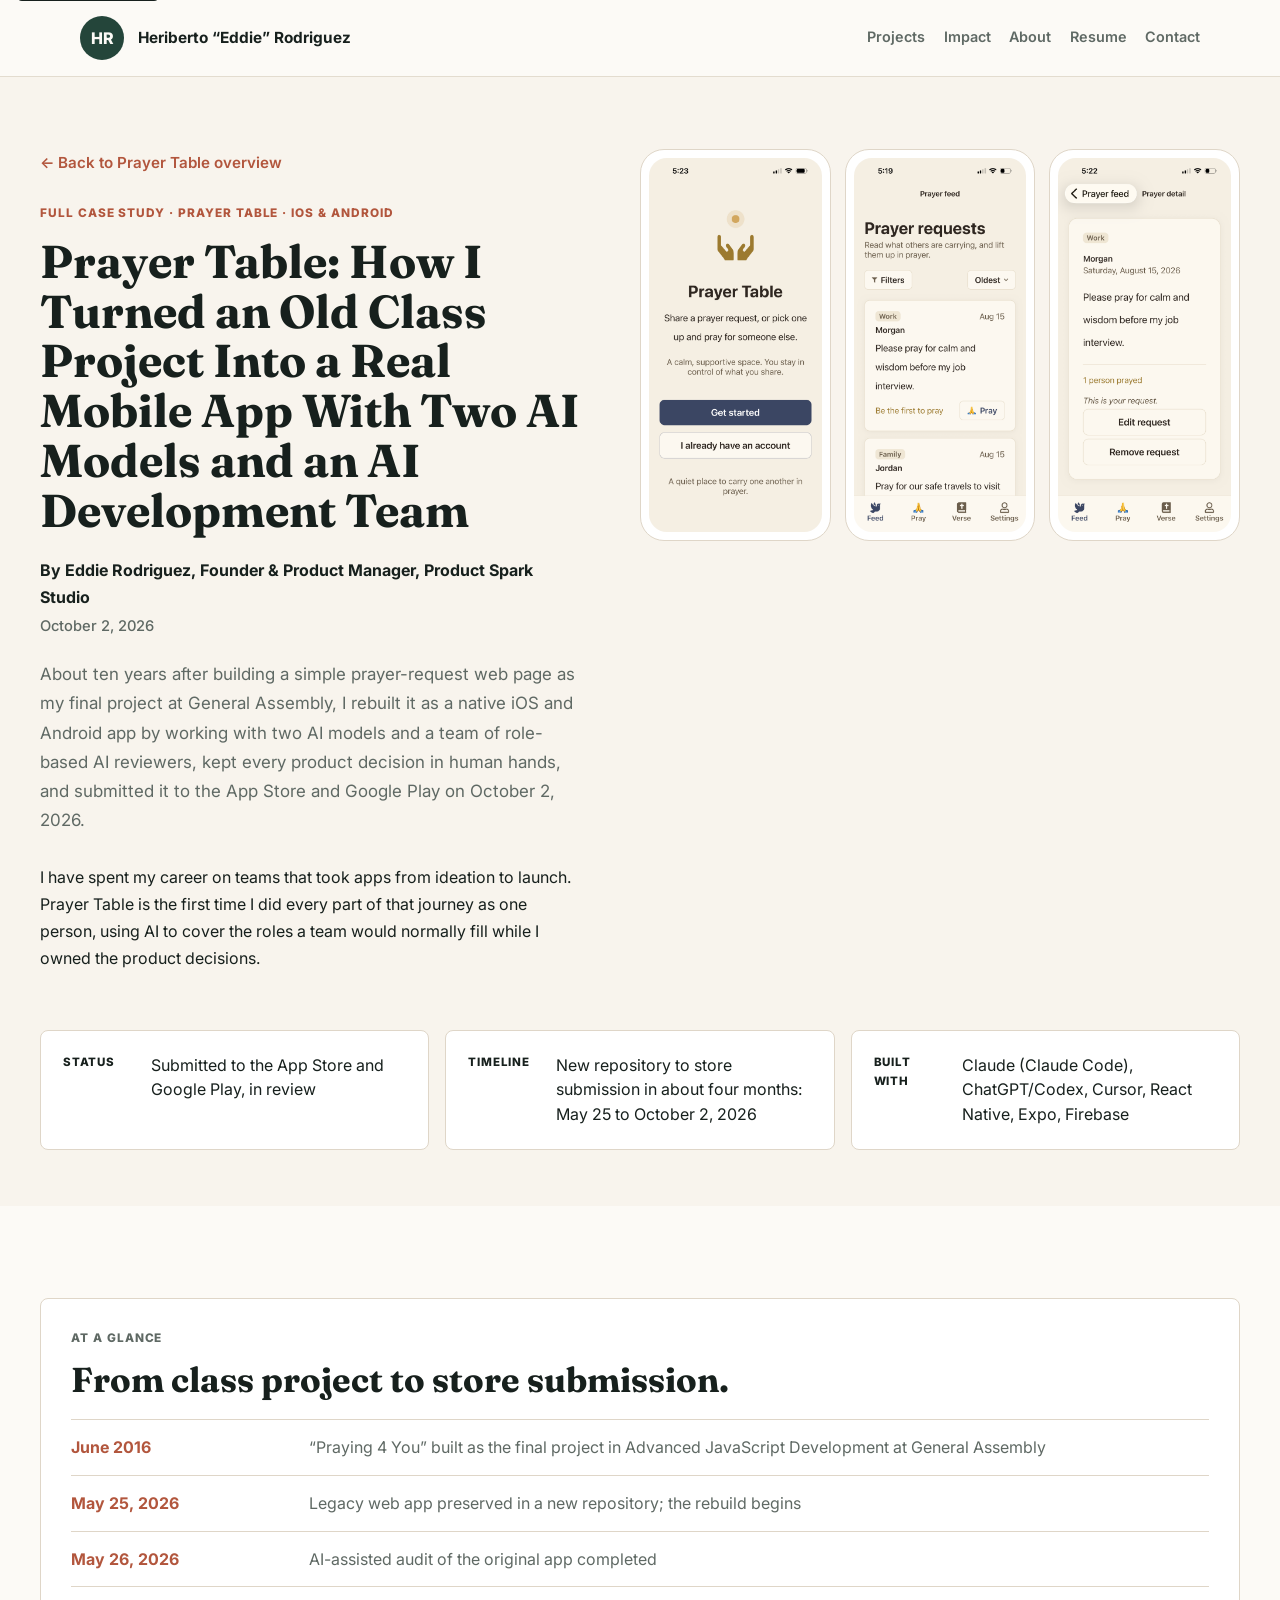
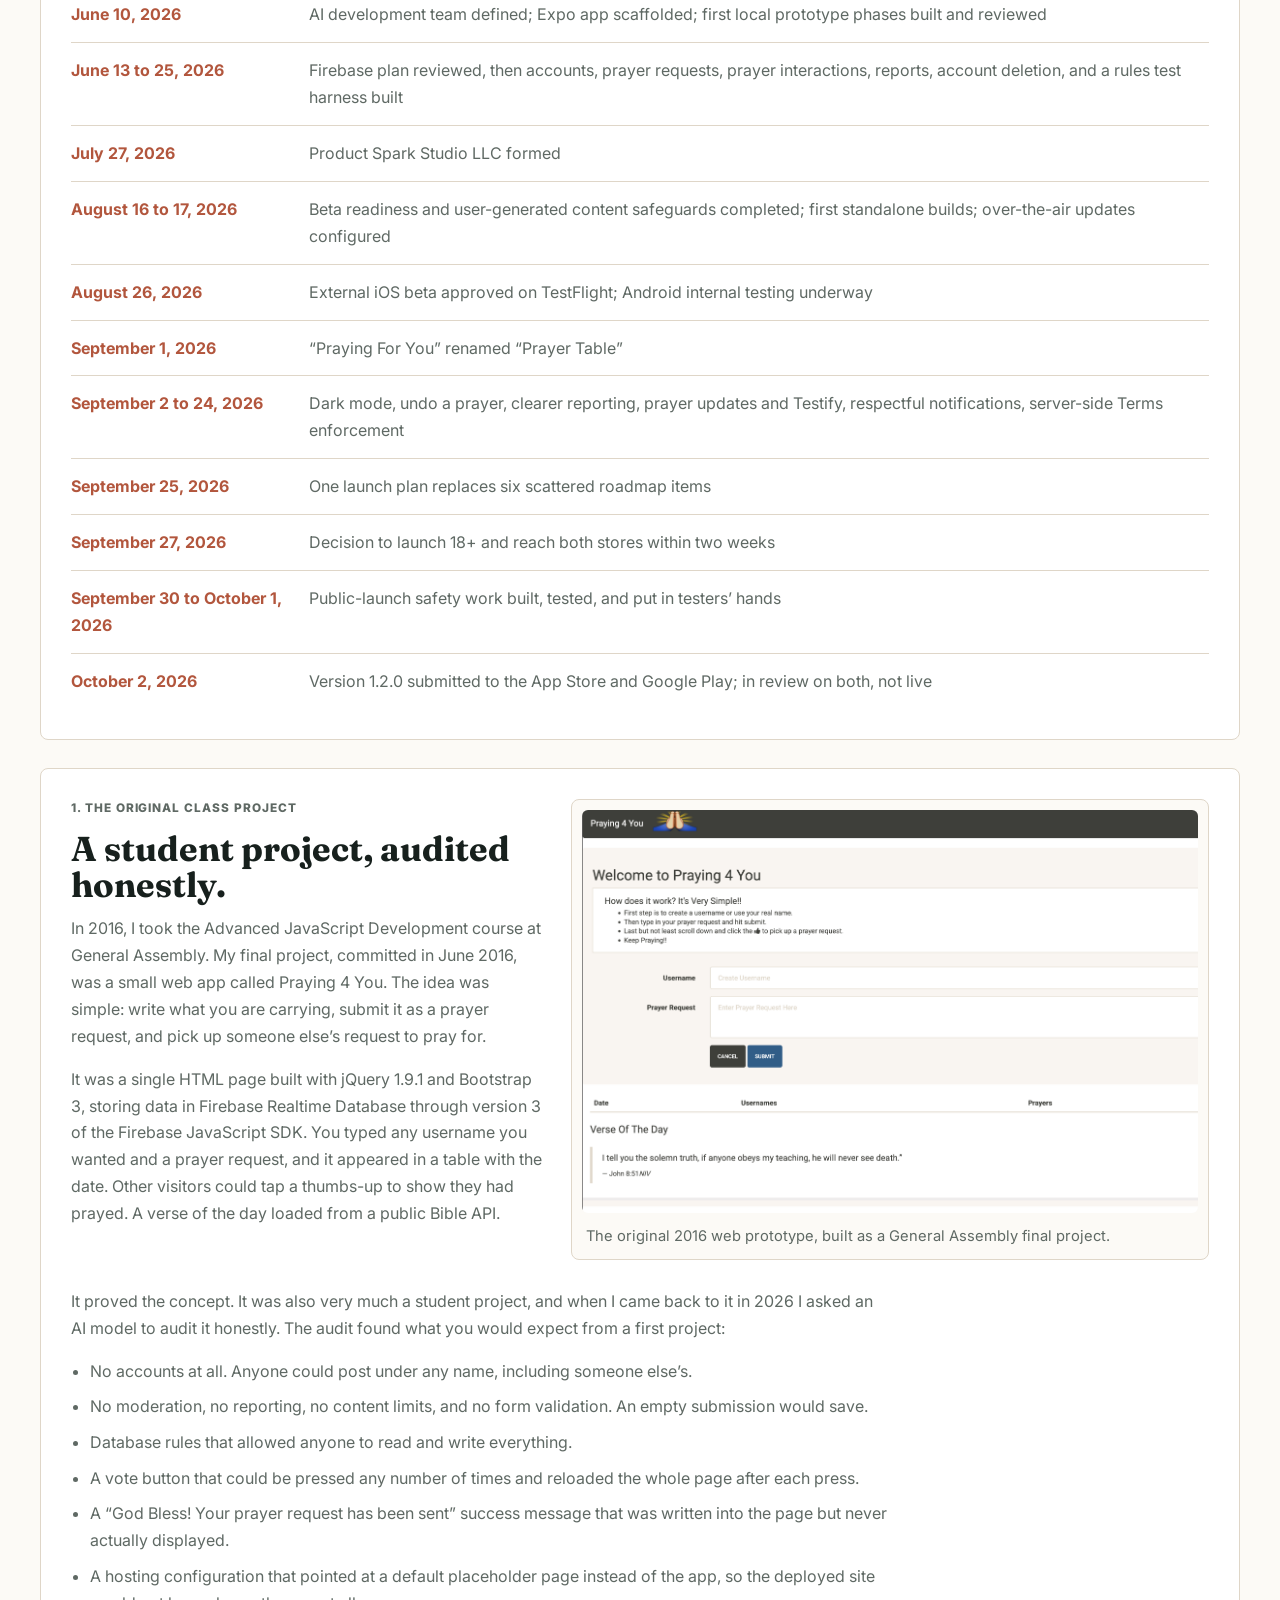
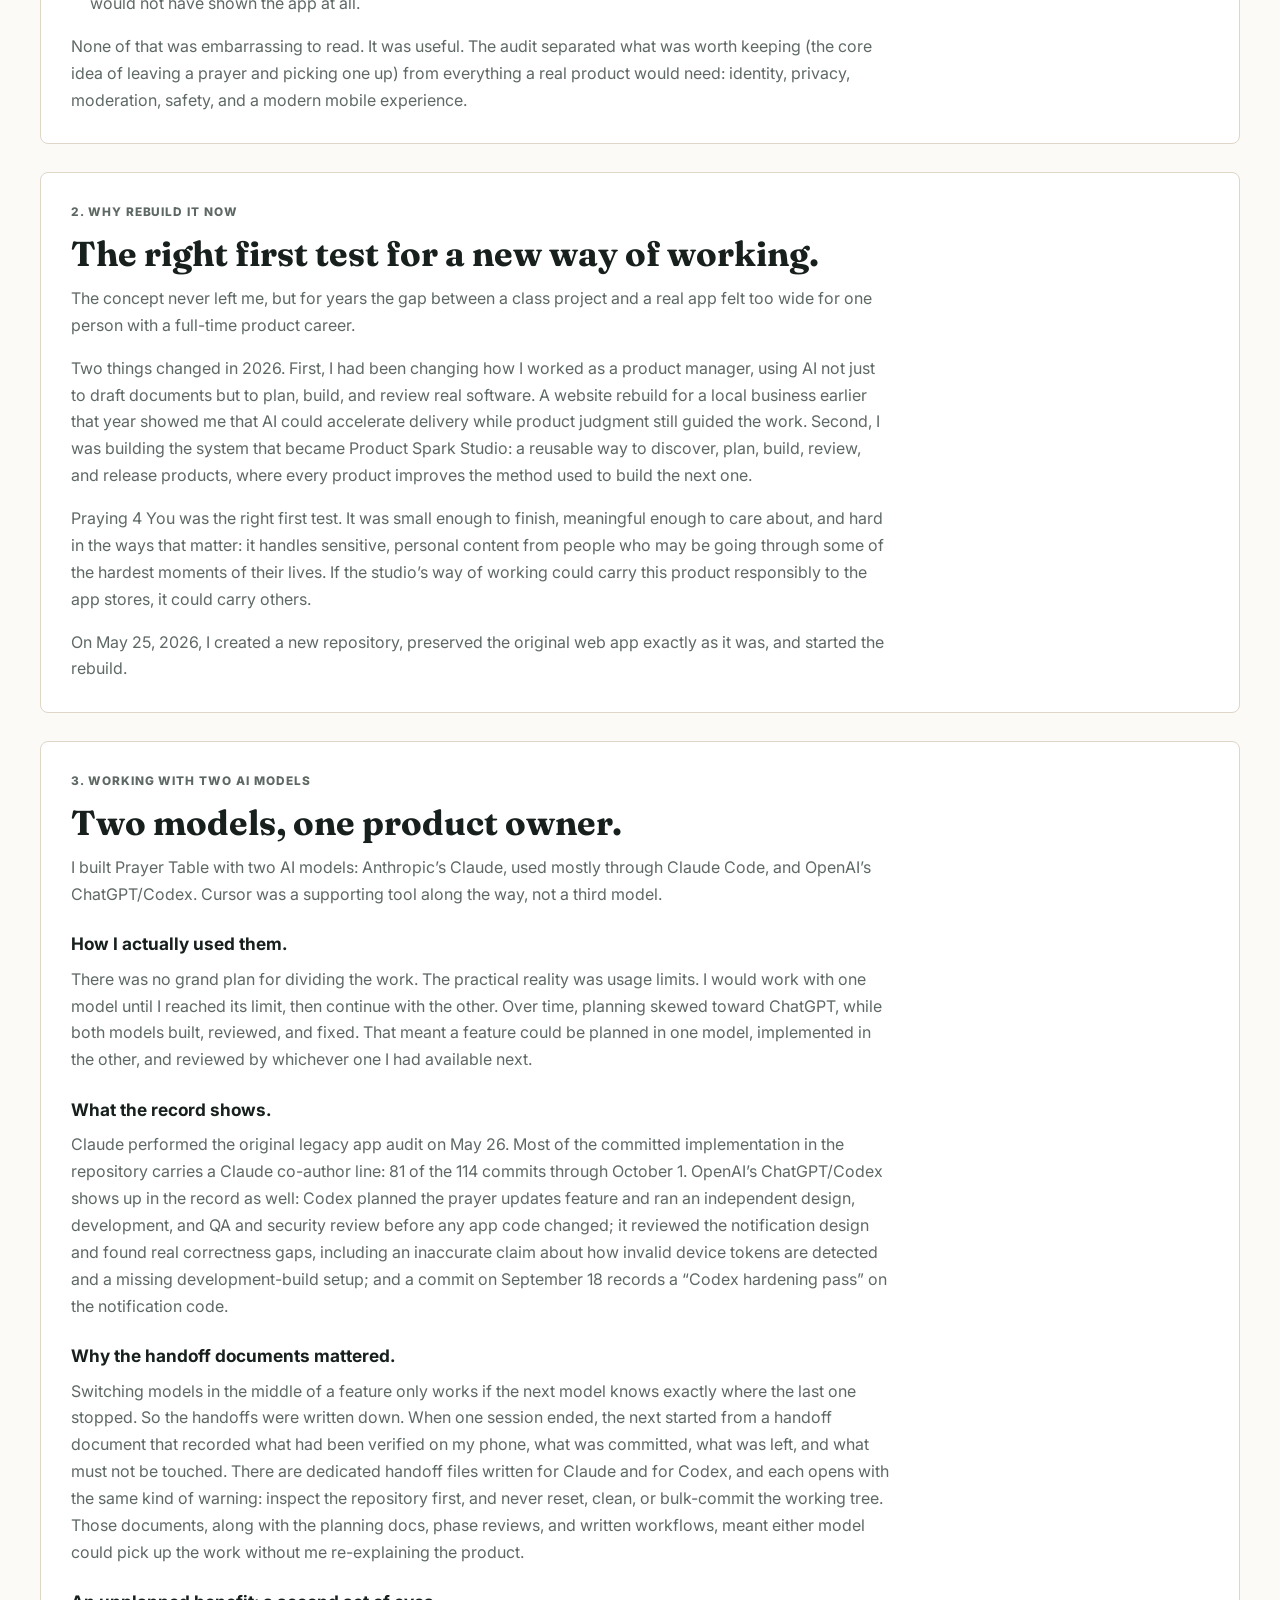
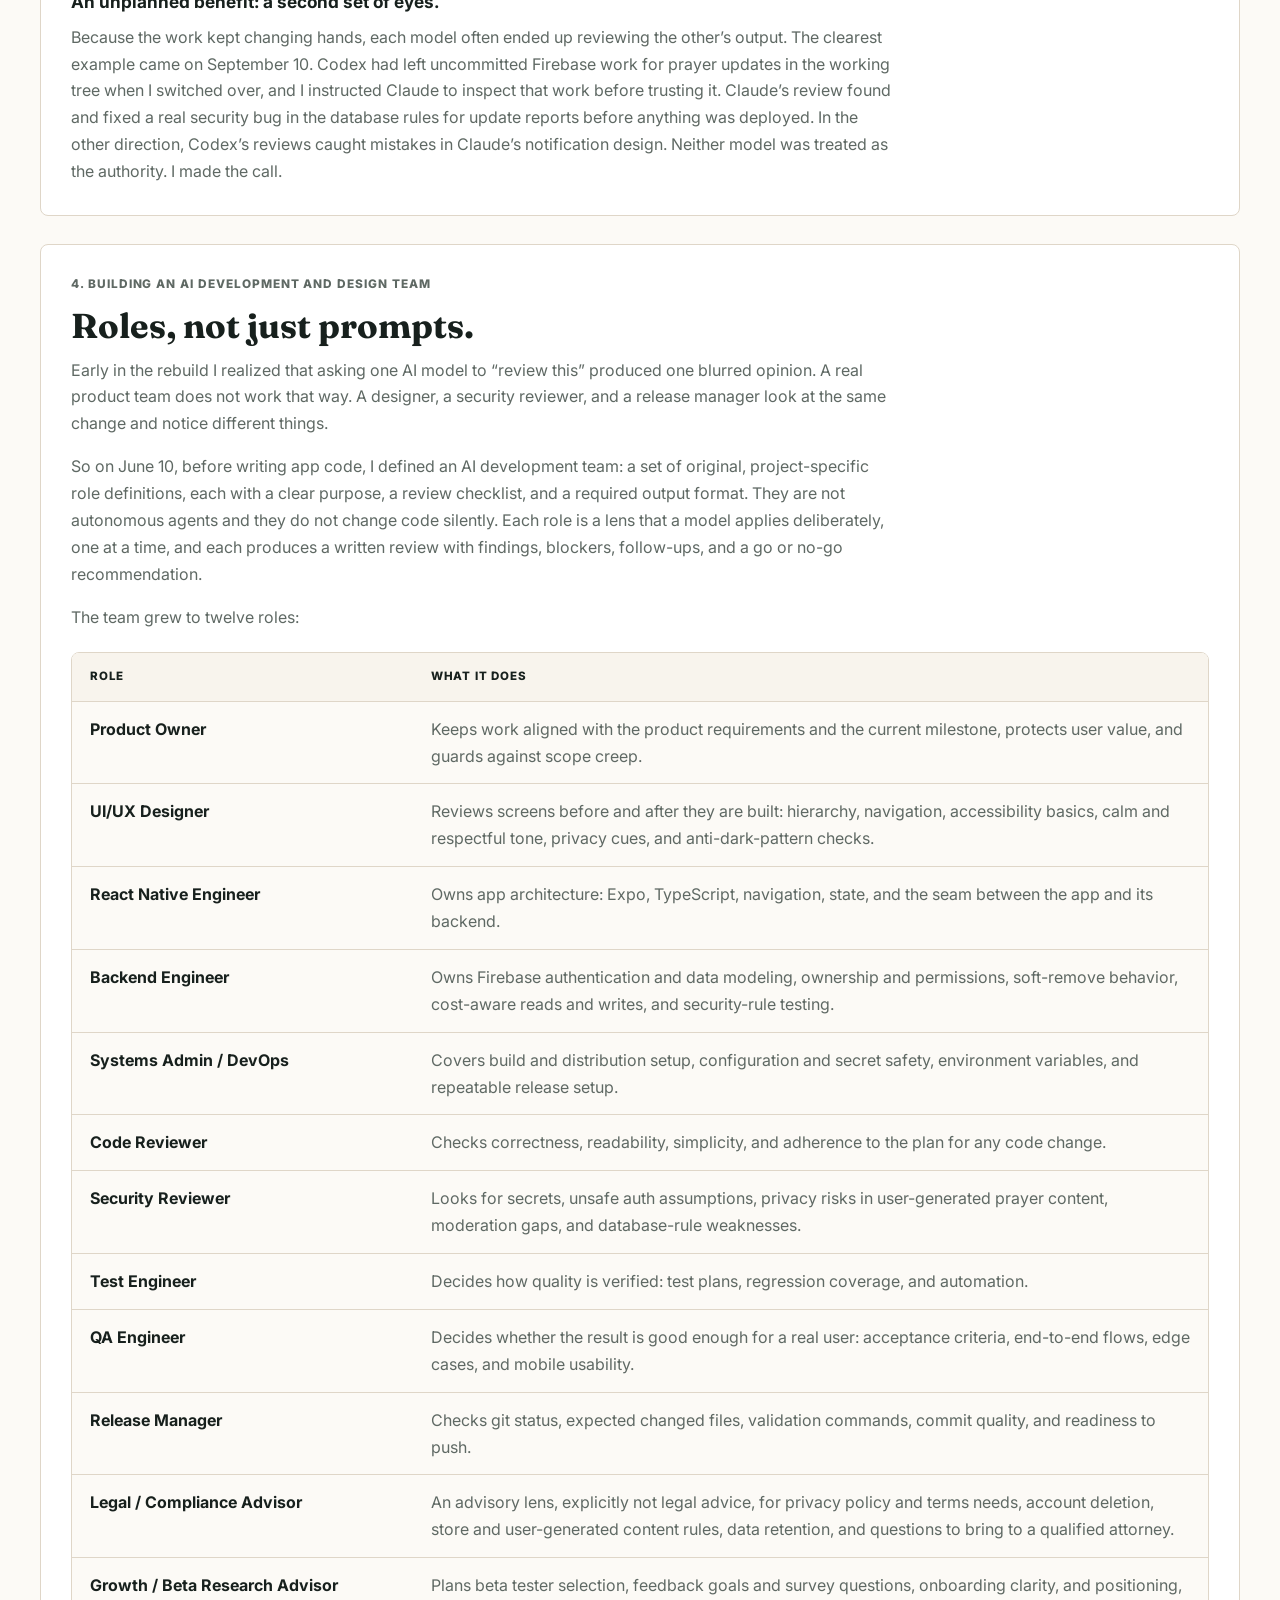
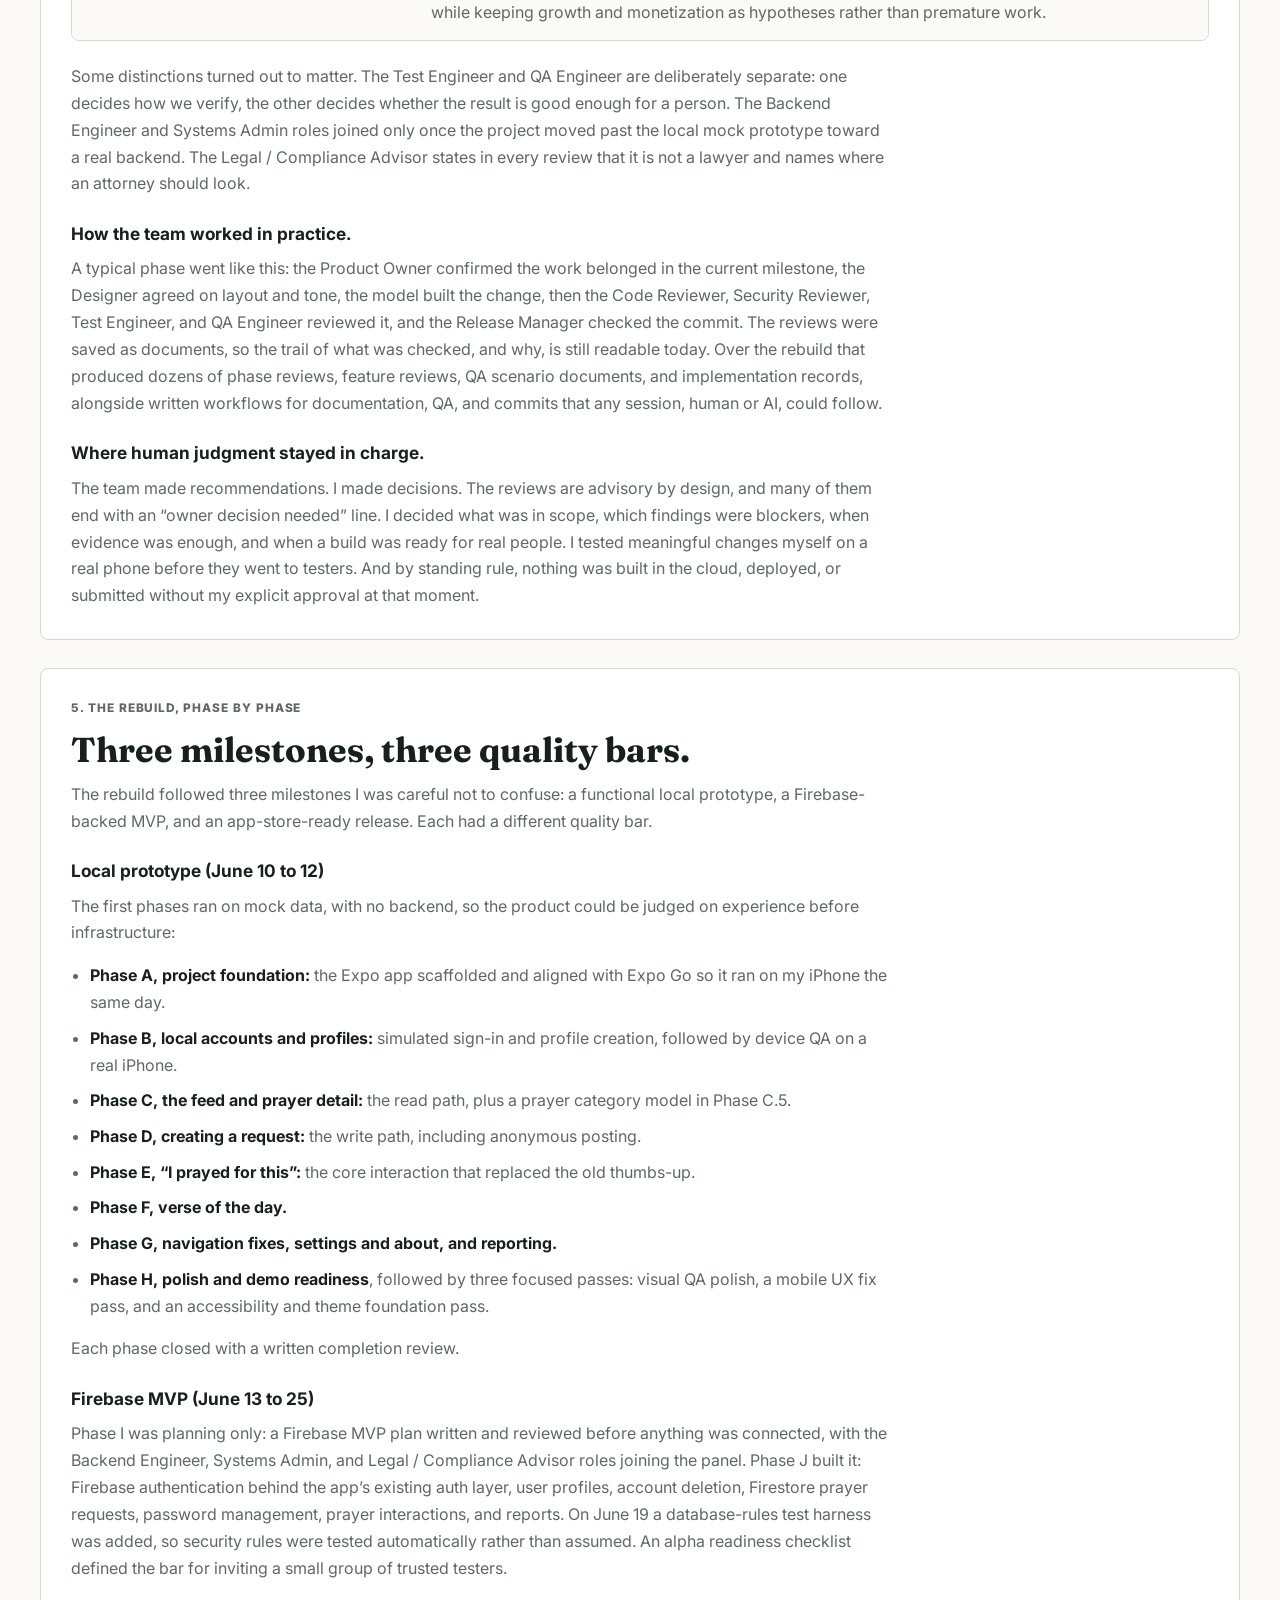
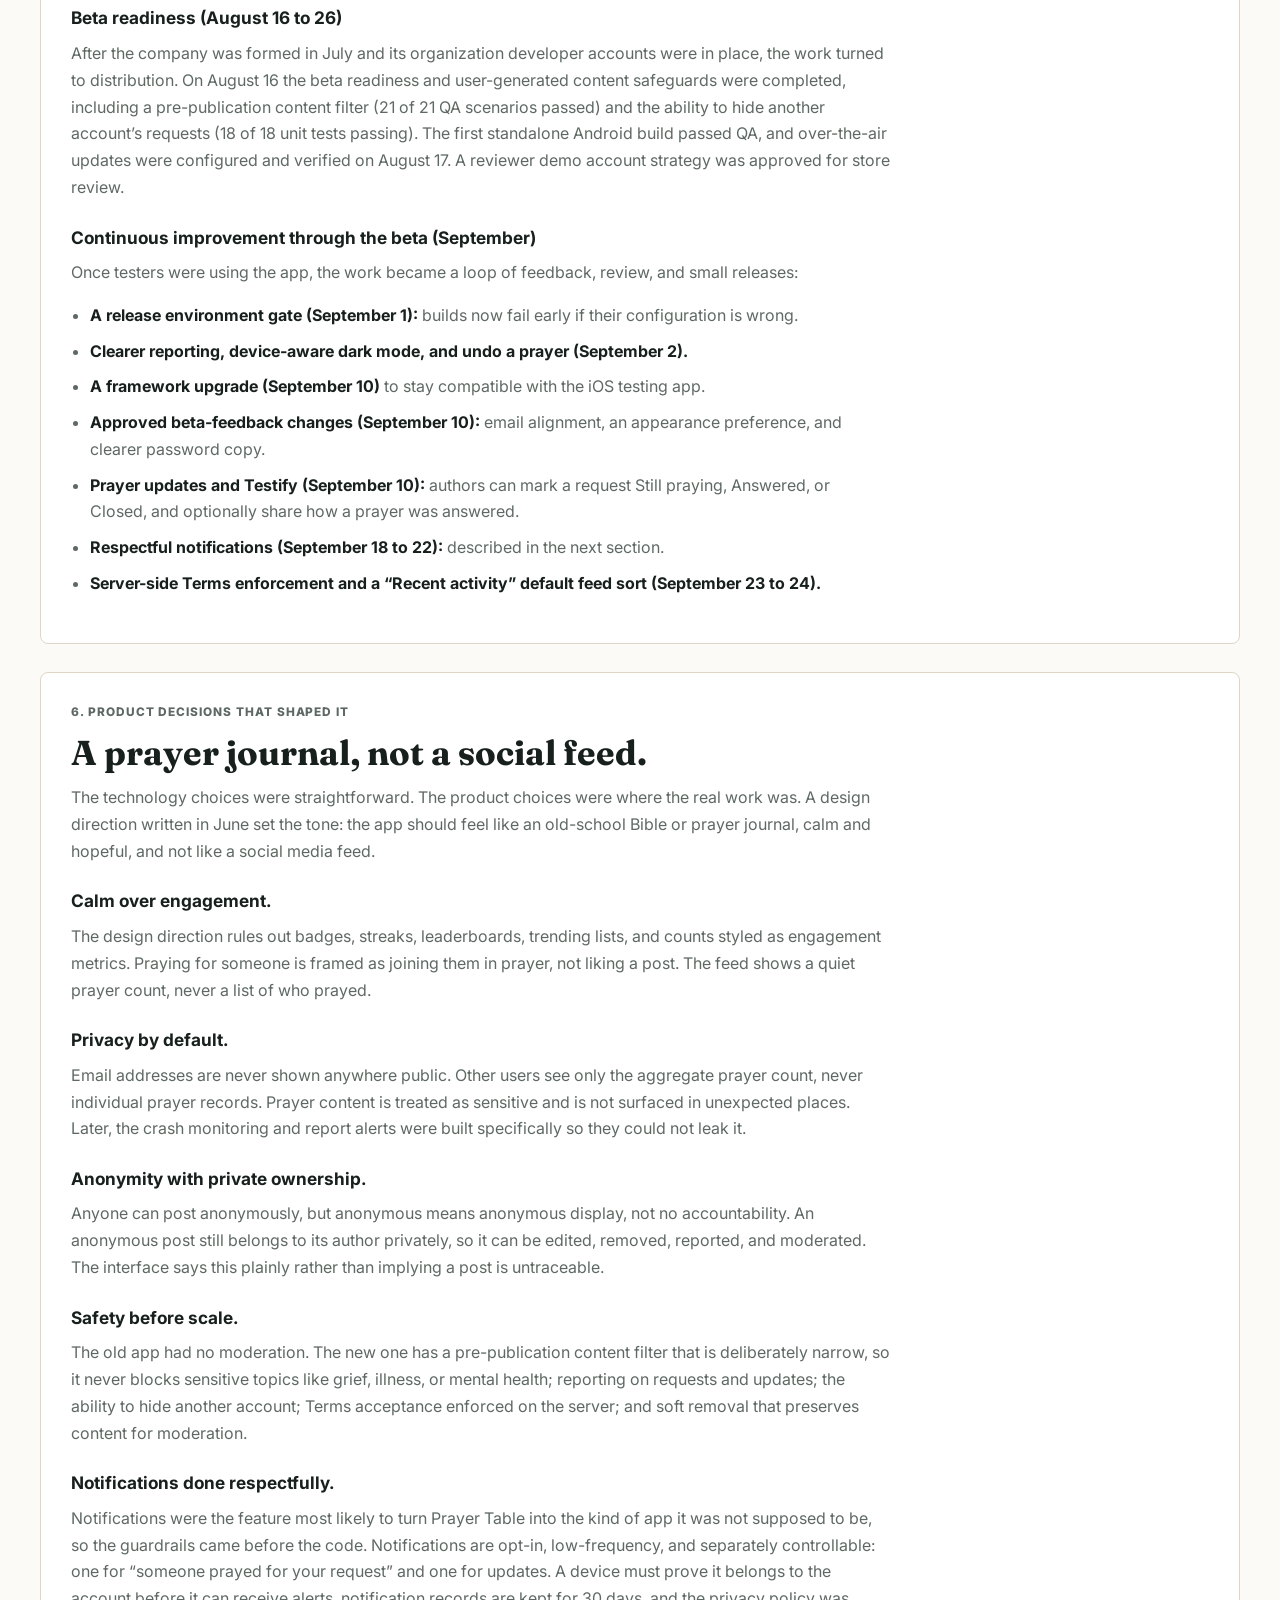
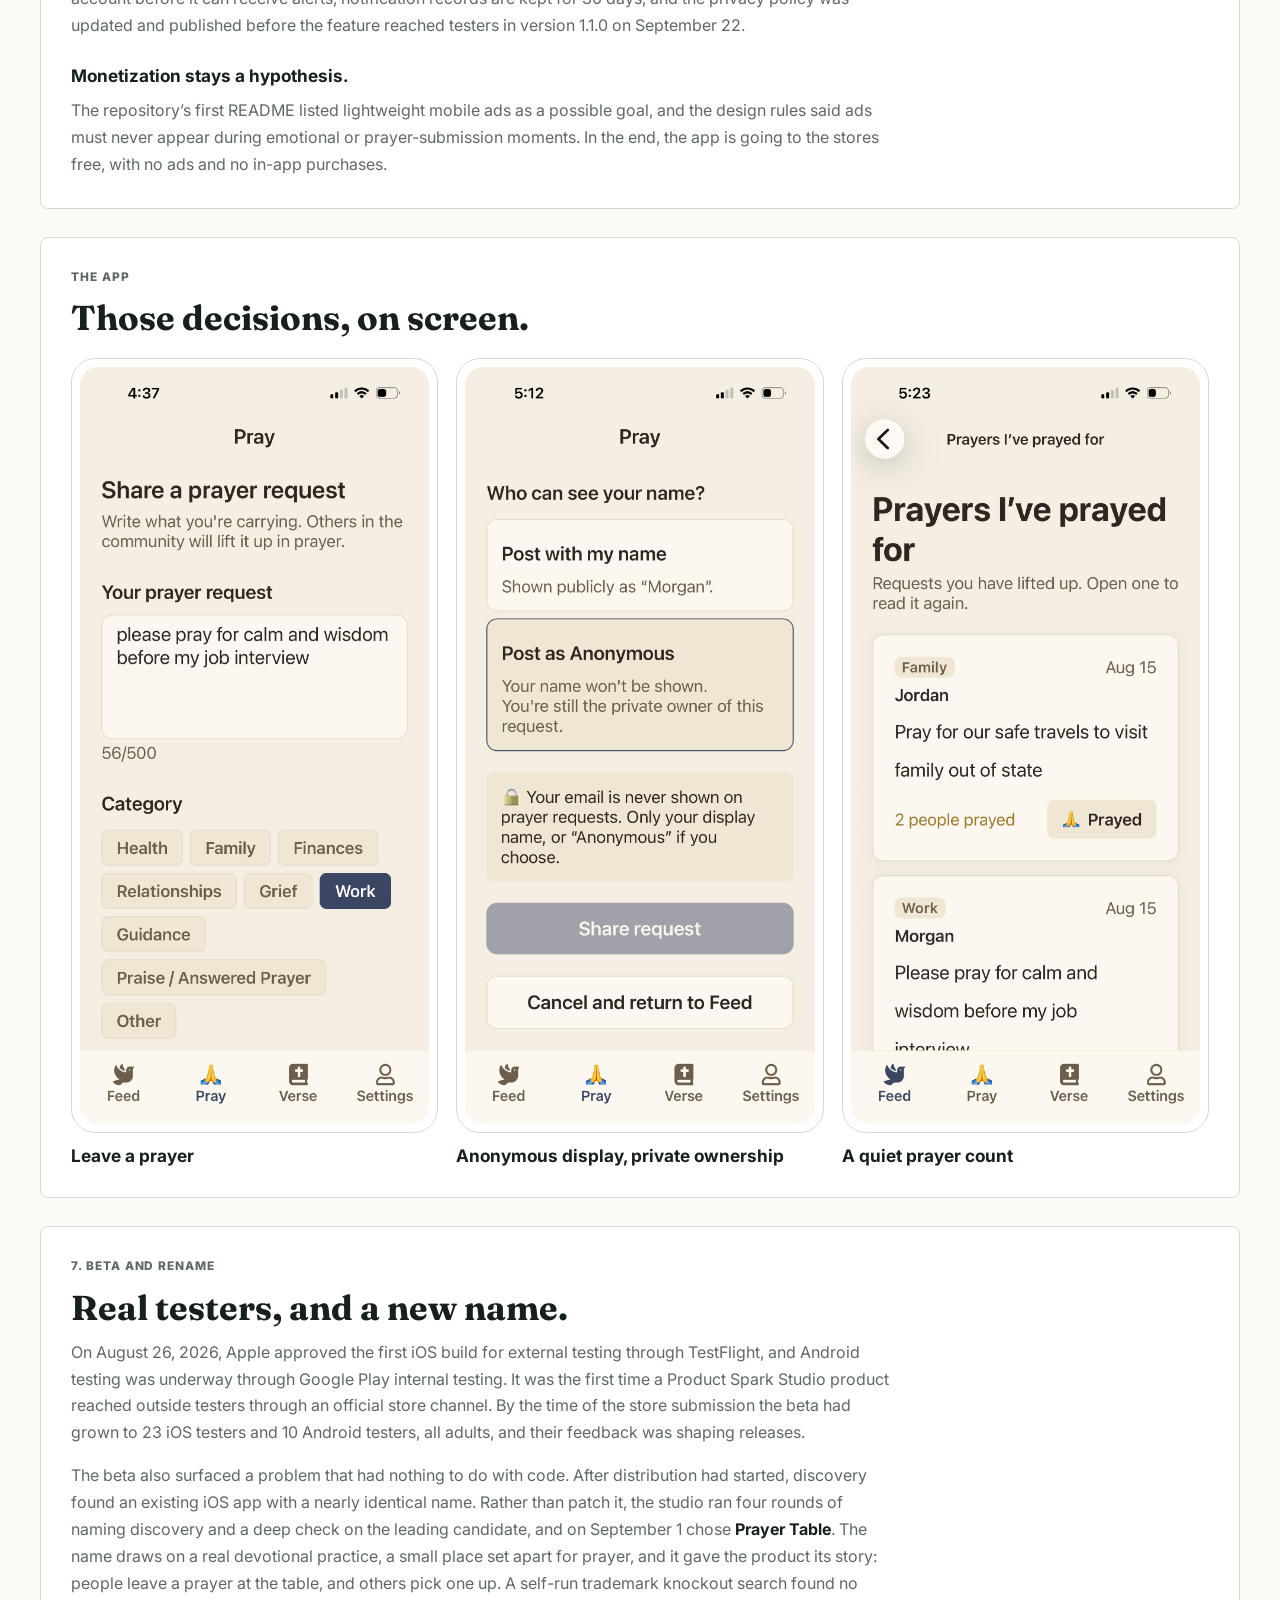
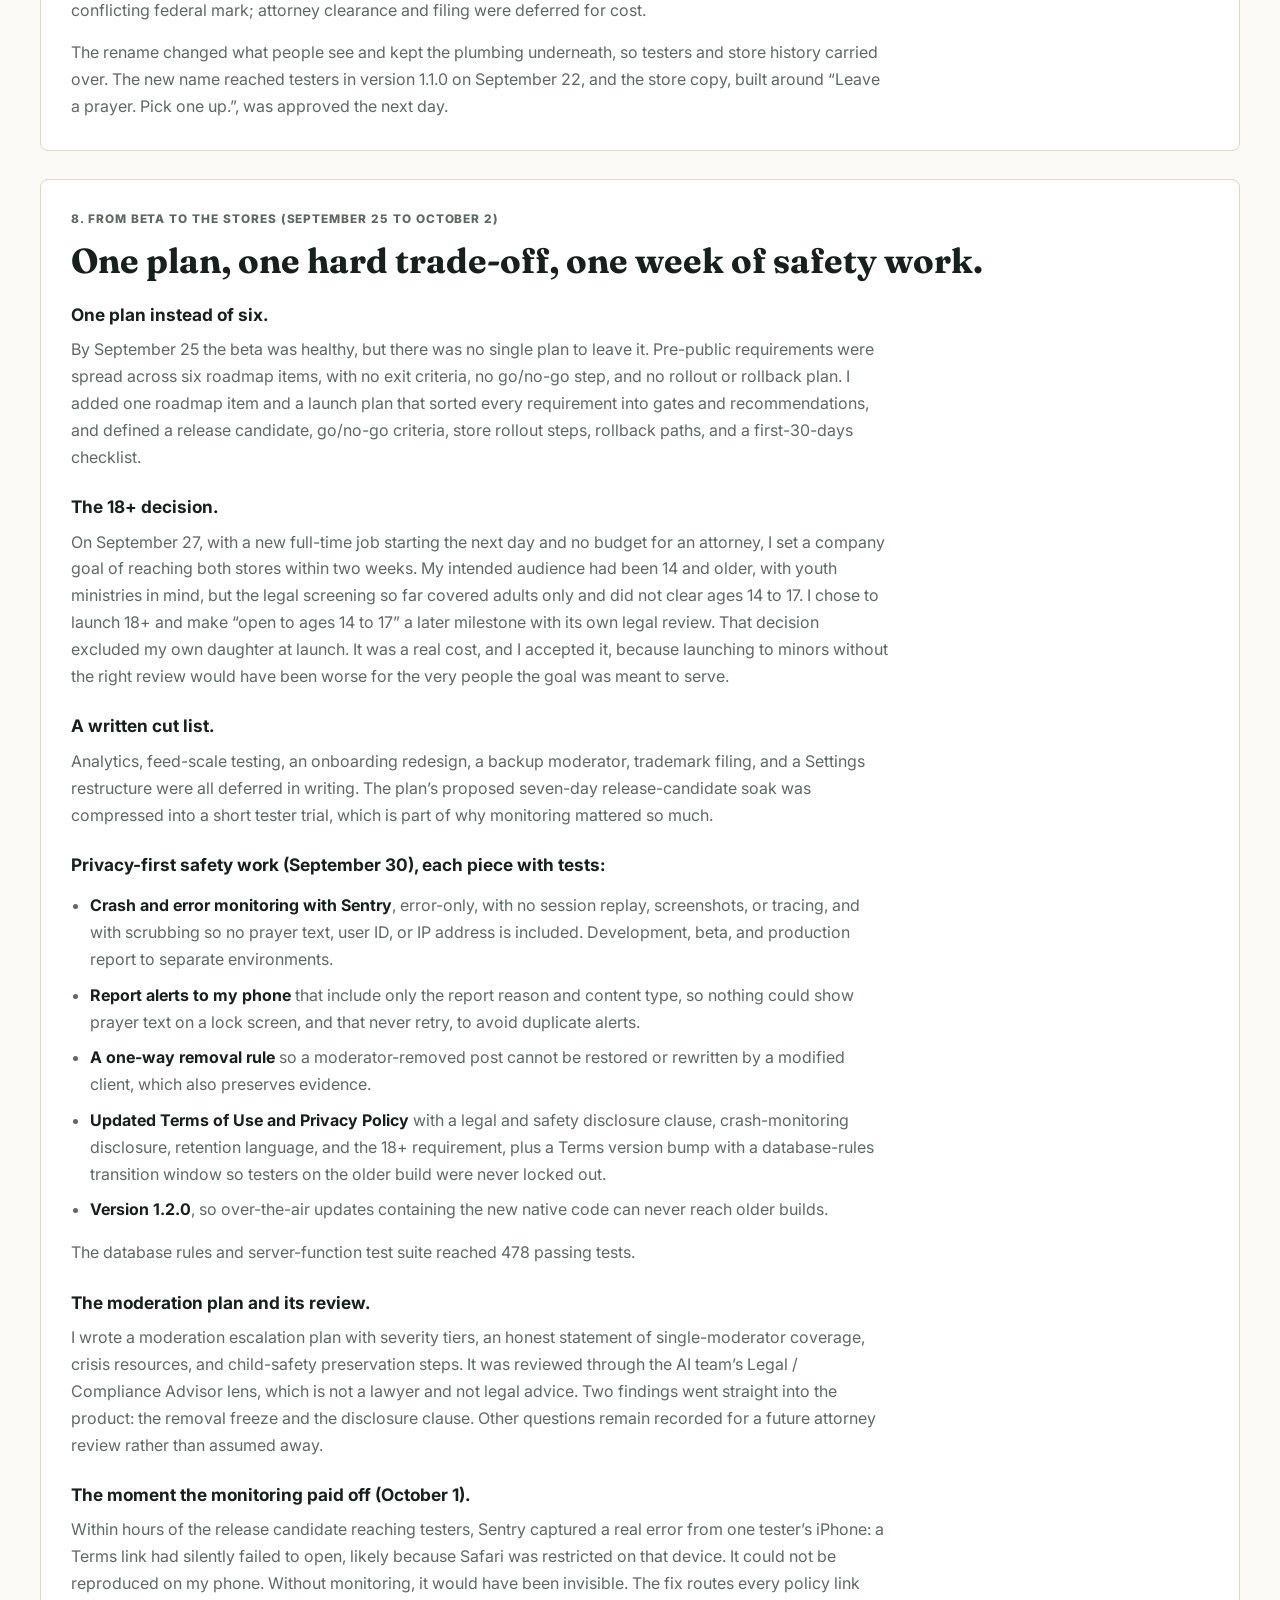
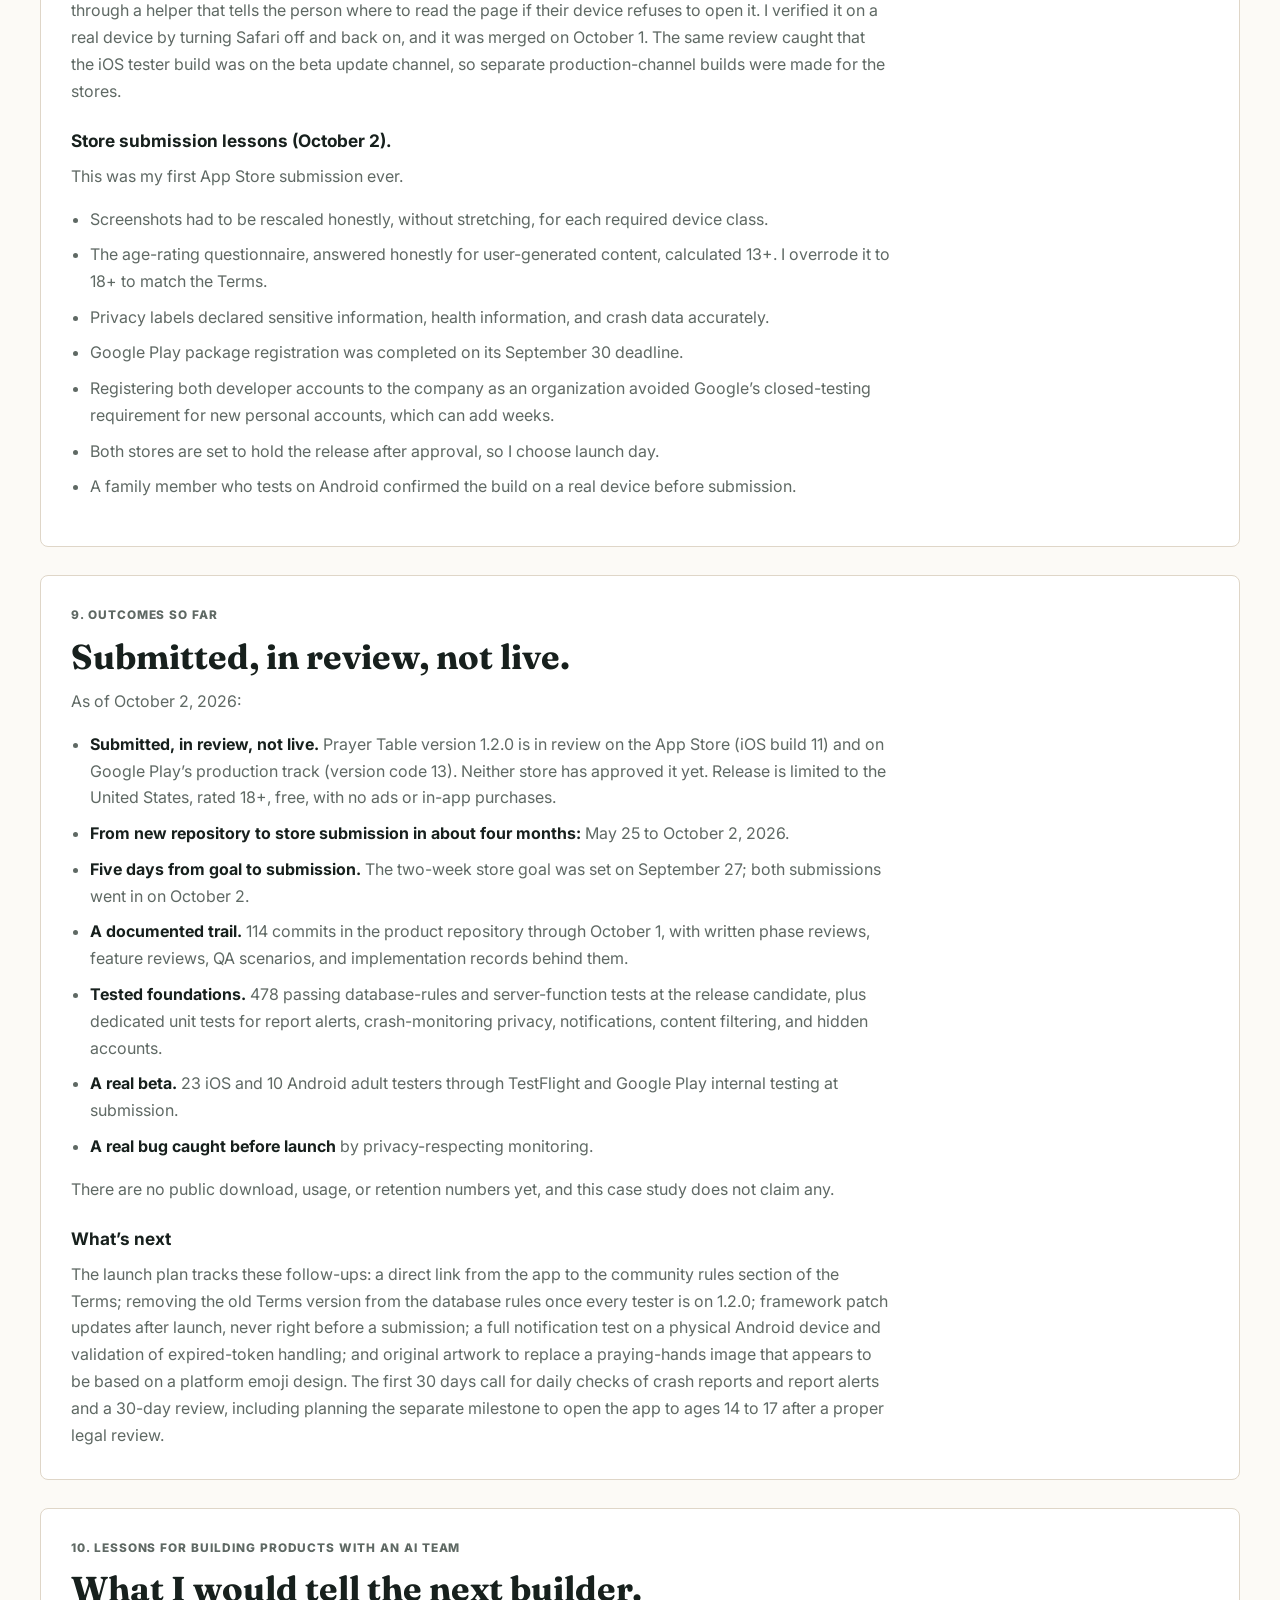
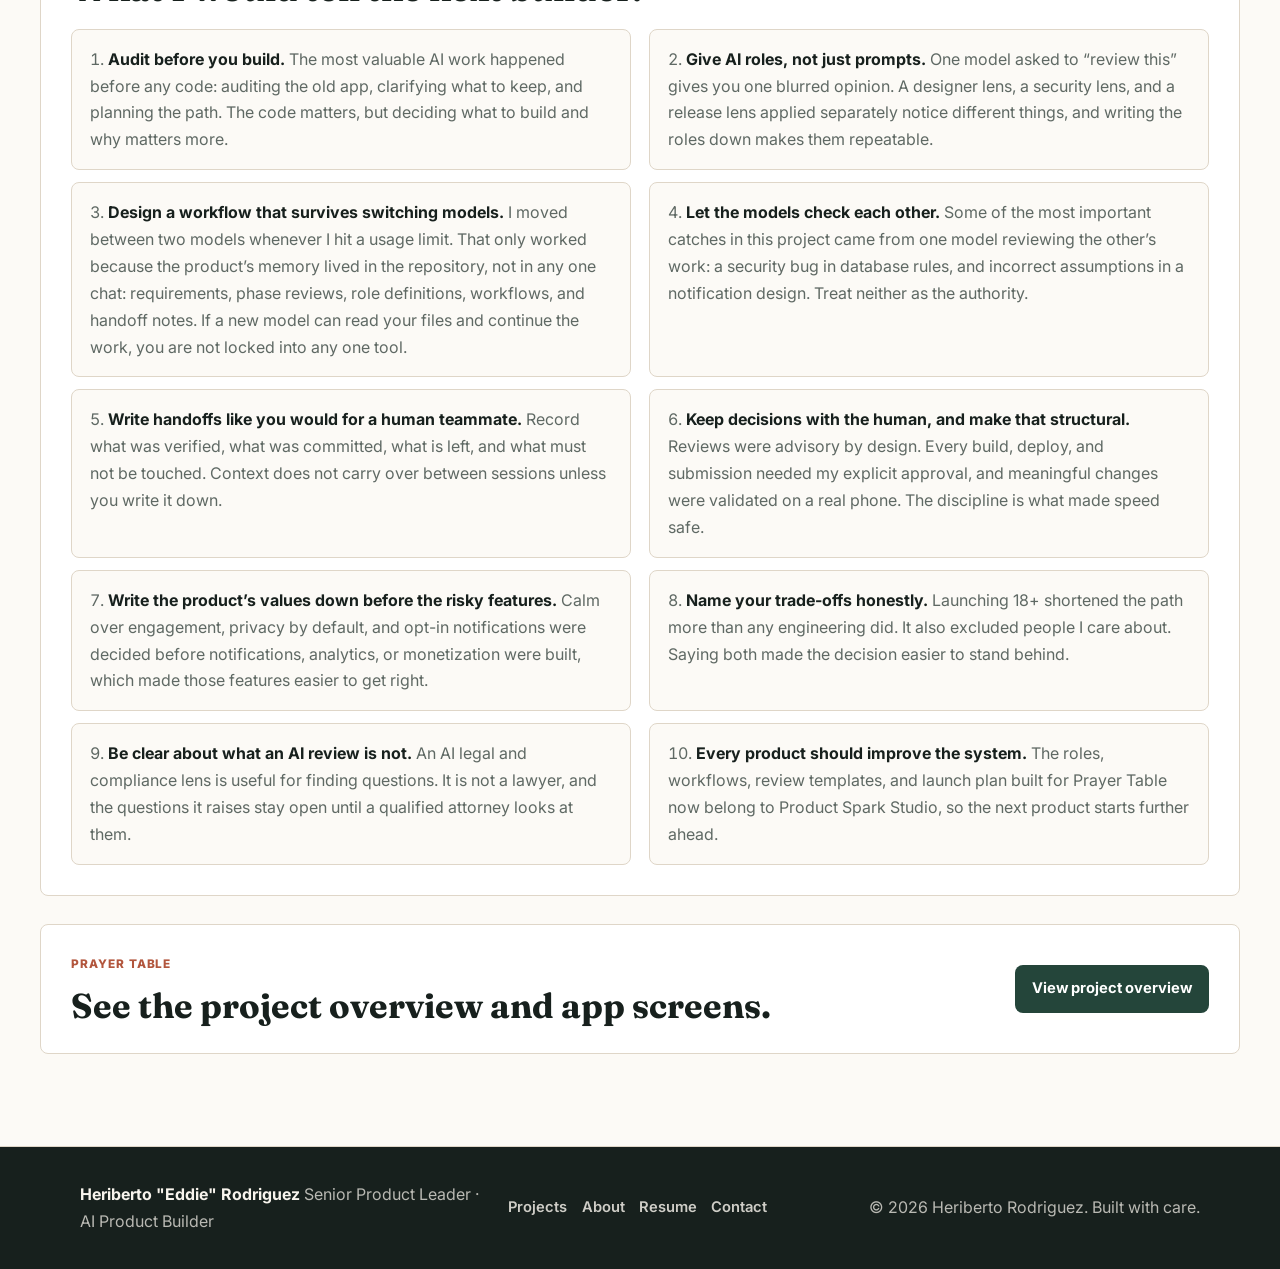
<file: projects/prayer-table-case-study.html>
<!DOCTYPE html>
<html lang="en">
  <head>
    <meta charset="UTF-8" />
    <meta name="viewport" content="width=device-width, initial-scale=1.0" />
    <meta
      name="description"
      content="Full case study: how Eddie Rodriguez turned a 2016 General Assembly class project into Prayer Table, a native iOS and Android app built with two AI models and an AI development team."
    />
    <title>Prayer Table Case Study | Heriberto Eddie Rodriguez</title>
    <link rel="preconnect" href="https://fonts.googleapis.com" />
    <link rel="preconnect" href="https://fonts.gstatic.com" crossorigin />
    <link
      href="https://fonts.googleapis.com/css2?family=Fraunces:opsz,wght@9..144,600..800&family=Inter:wght@400;500;600;700;800&display=swap"
      rel="stylesheet"
    />
    <link rel="stylesheet" href="../styles.css" />
  </head>
  <body>
    <a class="skip-link" href="#main">Skip to content</a>

    <header class="site-header" data-header>
      <nav class="nav shell" aria-label="Primary navigation">
        <a class="brand" href="../index.html#top" aria-label="Heriberto Eddie Rodriguez home">
          <span class="brand-mark">HR</span>
          <span>
            <strong>Heriberto &ldquo;Eddie&rdquo; Rodriguez</strong>
          </span>
        </a>
        <button class="nav-toggle" type="button" aria-expanded="false" aria-controls="nav-menu">
          <span class="sr-only">Open navigation</span>
          <span></span>
          <span></span>
          <span></span>
        </button>
        <div class="nav-links" id="nav-menu">
          <a href="../index.html#projects">Projects</a>
          <a href="../index.html#impact">Impact</a>
          <a href="../index.html#about">About</a>
          <a href="../index.html#resume">Resume</a>
          <a href="../index.html#contact">Contact</a>
        </div>
      </nav>
    </header>

    <main id="main" class="project-case-page">
      <section class="project-case-hero section-band">
        <div class="project-case-shell">
          <div class="project-case-intro">
            <div class="project-case-copy">
              <a class="back-link" href="prayer-table.html">&larr; Back to Prayer Table overview</a>
              <p class="eyebrow">Full Case Study &middot; Prayer Table &middot; iOS &amp; Android</p>
              <h1 class="case-study-title">
                Prayer Table: How I Turned an Old Class Project Into a Real Mobile App With Two AI Models and an AI Development Team
              </h1>
              <p class="case-study-byline">
                By Eddie Rodriguez, Founder &amp; Product Manager, Product Spark Studio
                <span>October 2, 2026</span>
              </p>
              <p class="hero-lede">
                About ten years after building a simple prayer-request web page as my final project at General Assembly, I rebuilt
                it as a native iOS and Android app by working with two AI models and a team of role-based AI reviewers, kept every
                product decision in human hands, and submitted it to the App Store and Google Play on October 2, 2026.
              </p>
              <p>
                I have spent my career on teams that took apps from ideation to launch. Prayer Table is the first time I did every
                part of that journey as one person, using AI to cover the roles a team would normally fill while I owned the product
                decisions.
              </p>
            </div>

            <div class="mobile-app-hero-gallery" aria-label="Prayer Table app screen previews">
              <div class="phone-frame">
                <img src="../assets/projects/prayer-table/welcome.png" alt="Prayer Table welcome screen" />
              </div>
              <div class="phone-frame">
                <img src="../assets/projects/prayer-table/01-shared-prayer-feed.png" alt="Prayer Table shared prayer feed screen" />
              </div>
              <div class="phone-frame">
                <img src="../assets/projects/prayer-table/04-prayer-detail.png" alt="Prayer Table prayer detail screen" />
              </div>
            </div>
          </div>

          <dl class="project-quick-summary" aria-label="Case study summary">
            <div>
              <dt>Status</dt>
              <dd>Submitted to the App Store and Google Play, in review</dd>
            </div>
            <div>
              <dt>Timeline</dt>
              <dd>New repository to store submission in about four months: May 25 to October 2, 2026</dd>
            </div>
            <div>
              <dt>Built with</dt>
              <dd>Claude (Claude Code), ChatGPT/Codex, Cursor, React Native, Expo, Firebase</dd>
            </div>
          </dl>
        </div>
      </section>

      <section class="section">
        <div class="project-case-shell project-case-content">
          <section class="case-study-block" aria-labelledby="glance-heading">
            <p class="eyebrow">At a Glance</p>
            <h2 id="glance-heading">From class project to store submission.</h2>
            <ol class="case-timeline">
              <li>
                <span class="case-timeline-date">June 2016</span>
                <span>&ldquo;Praying 4 You&rdquo; built as the final project in Advanced JavaScript Development at General Assembly</span>
              </li>
              <li>
                <span class="case-timeline-date">May 25, 2026</span>
                <span>Legacy web app preserved in a new repository; the rebuild begins</span>
              </li>
              <li>
                <span class="case-timeline-date">May 26, 2026</span>
                <span>AI-assisted audit of the original app completed</span>
              </li>
              <li>
                <span class="case-timeline-date">June 10, 2026</span>
                <span>AI development team defined; Expo app scaffolded; first local prototype phases built and reviewed</span>
              </li>
              <li>
                <span class="case-timeline-date">June 13 to 25, 2026</span>
                <span>Firebase plan reviewed, then accounts, prayer requests, prayer interactions, reports, account deletion, and a rules test harness built</span>
              </li>
              <li>
                <span class="case-timeline-date">July 27, 2026</span>
                <span>Product Spark Studio LLC formed</span>
              </li>
              <li>
                <span class="case-timeline-date">August 16 to 17, 2026</span>
                <span>Beta readiness and user-generated content safeguards completed; first standalone builds; over-the-air updates configured</span>
              </li>
              <li>
                <span class="case-timeline-date">August 26, 2026</span>
                <span>External iOS beta approved on TestFlight; Android internal testing underway</span>
              </li>
              <li>
                <span class="case-timeline-date">September 1, 2026</span>
                <span>&ldquo;Praying For You&rdquo; renamed &ldquo;Prayer Table&rdquo;</span>
              </li>
              <li>
                <span class="case-timeline-date">September 2 to 24, 2026</span>
                <span>Dark mode, undo a prayer, clearer reporting, prayer updates and Testify, respectful notifications, server-side Terms enforcement</span>
              </li>
              <li>
                <span class="case-timeline-date">September 25, 2026</span>
                <span>One launch plan replaces six scattered roadmap items</span>
              </li>
              <li>
                <span class="case-timeline-date">September 27, 2026</span>
                <span>Decision to launch 18+ and reach both stores within two weeks</span>
              </li>
              <li>
                <span class="case-timeline-date">September 30 to October 1, 2026</span>
                <span>Public-launch safety work built, tested, and put in testers&rsquo; hands</span>
              </li>
              <li>
                <span class="case-timeline-date">October 2, 2026</span>
                <span>Version 1.2.0 submitted to the App Store and Google Play; in review on both, not live</span>
              </li>
            </ol>
          </section>

          <section class="case-study-block before-rebuild-section" aria-labelledby="original-heading">
            <div class="case-study-prose">
              <p class="eyebrow">1. The Original Class Project</p>
              <h2 id="original-heading">A student project, audited honestly.</h2>
              <p>
                In 2016, I took the Advanced JavaScript Development course at General Assembly. My final project, committed in June
                2016, was a small web app called Praying 4 You. The idea was simple: write what you are carrying, submit it as a
                prayer request, and pick up someone else&rsquo;s request to pray for.
              </p>
              <p>
                It was a single HTML page built with jQuery 1.9.1 and Bootstrap 3, storing data in Firebase Realtime Database through
                version 3 of the Firebase JavaScript SDK. You typed any username you wanted and a prayer request, and it appeared in
                a table with the date. Other visitors could tap a thumbs-up to show they had prayed. A verse of the day loaded from a
                public Bible API.
              </p>
            </div>
            <figure class="case-study-image-frame">
              <img
                src="../assets/projects/prayer-table/old-web-prototype.png"
                alt="The original 2016 Praying 4 You web prototype"
                loading="lazy"
              />
              <figcaption>The original 2016 web prototype, built as a General Assembly final project.</figcaption>
            </figure>
            <div class="case-study-prose case-study-span">
              <p>
                It proved the concept. It was also very much a student project, and when I came back to it in 2026 I asked an AI
                model to audit it honestly. The audit found what you would expect from a first project:
              </p>
              <ul>
                <li>No accounts at all. Anyone could post under any name, including someone else&rsquo;s.</li>
                <li>No moderation, no reporting, no content limits, and no form validation. An empty submission would save.</li>
                <li>Database rules that allowed anyone to read and write everything.</li>
                <li>A vote button that could be pressed any number of times and reloaded the whole page after each press.</li>
                <li>
                  A &ldquo;God Bless! Your prayer request has been sent&rdquo; success message that was written into the page but
                  never actually displayed.
                </li>
                <li>
                  A hosting configuration that pointed at a default placeholder page instead of the app, so the deployed site would
                  not have shown the app at all.
                </li>
              </ul>
              <p>
                None of that was embarrassing to read. It was useful. The audit separated what was worth keeping (the core idea of
                leaving a prayer and picking one up) from everything a real product would need: identity, privacy, moderation,
                safety, and a modern mobile experience.
              </p>
            </div>
          </section>

          <section class="case-study-block case-study-prose" aria-labelledby="why-heading">
            <p class="eyebrow">2. Why Rebuild It Now</p>
            <h2 id="why-heading">The right first test for a new way of working.</h2>
            <p>
              The concept never left me, but for years the gap between a class project and a real app felt too wide for one person
              with a full-time product career.
            </p>
            <p>
              Two things changed in 2026. First, I had been changing how I worked as a product manager, using AI not just to draft
              documents but to plan, build, and review real software. A website rebuild for a local business earlier that year showed
              me that AI could accelerate delivery while product judgment still guided the work. Second, I was building the system
              that became Product Spark Studio: a reusable way to discover, plan, build, review, and release products, where every
              product improves the method used to build the next one.
            </p>
            <p>
              Praying 4 You was the right first test. It was small enough to finish, meaningful enough to care about, and hard in
              the ways that matter: it handles sensitive, personal content from people who may be going through some of the hardest
              moments of their lives. If the studio&rsquo;s way of working could carry this product responsibly to the app stores,
              it could carry others.
            </p>
            <p>
              On May 25, 2026, I created a new repository, preserved the original web app exactly as it was, and started the
              rebuild.
            </p>
          </section>

          <section class="case-study-block case-study-prose" aria-labelledby="models-heading">
            <p class="eyebrow">3. Working With Two AI Models</p>
            <h2 id="models-heading">Two models, one product owner.</h2>
            <p>
              I built Prayer Table with two AI models: Anthropic&rsquo;s Claude, used mostly through Claude Code, and OpenAI&rsquo;s
              ChatGPT/Codex. Cursor was a supporting tool along the way, not a third model.
            </p>
            <h3>How I actually used them.</h3>
            <p>
              There was no grand plan for dividing the work. The practical reality was usage limits. I would work with one model
              until I reached its limit, then continue with the other. Over time, planning skewed toward ChatGPT, while both models
              built, reviewed, and fixed. That meant a feature could be planned in one model, implemented in the other, and reviewed
              by whichever one I had available next.
            </p>
            <h3>What the record shows.</h3>
            <p>
              Claude performed the original legacy app audit on May 26. Most of the committed implementation in the repository
              carries a Claude co-author line: 81 of the 114 commits through October 1. OpenAI&rsquo;s ChatGPT/Codex shows up in the
              record as well: Codex planned the prayer updates feature and ran an independent design, development, and QA and
              security review before any app code changed; it reviewed the notification design and found real correctness gaps,
              including an inaccurate claim about how invalid device tokens are detected and a missing development-build setup; and
              a commit on September 18 records a &ldquo;Codex hardening pass&rdquo; on the notification code.
            </p>
            <h3>Why the handoff documents mattered.</h3>
            <p>
              Switching models in the middle of a feature only works if the next model knows exactly where the last one stopped. So
              the handoffs were written down. When one session ended, the next started from a handoff document that recorded what
              had been verified on my phone, what was committed, what was left, and what must not be touched. There are dedicated
              handoff files written for Claude and for Codex, and each opens with the same kind of warning: inspect the repository
              first, and never reset, clean, or bulk-commit the working tree. Those documents, along with the planning docs, phase
              reviews, and written workflows, meant either model could pick up the work without me re-explaining the product.
            </p>
            <h3>An unplanned benefit: a second set of eyes.</h3>
            <p>
              Because the work kept changing hands, each model often ended up reviewing the other&rsquo;s output. The clearest
              example came on September 10. Codex had left uncommitted Firebase work for prayer updates in the working tree when I
              switched over, and I instructed Claude to inspect that work before trusting it. Claude&rsquo;s review found and fixed a
              real security bug in the database rules for update reports before anything was deployed. In the other direction,
              Codex&rsquo;s reviews caught mistakes in Claude&rsquo;s notification design. Neither model was treated as the
              authority. I made the call.
            </p>
          </section>

          <section class="case-study-block" aria-labelledby="team-heading">
            <div class="case-study-prose">
              <p class="eyebrow">4. Building an AI Development and Design Team</p>
              <h2 id="team-heading">Roles, not just prompts.</h2>
              <p>
                Early in the rebuild I realized that asking one AI model to &ldquo;review this&rdquo; produced one blurred opinion. A
                real product team does not work that way. A designer, a security reviewer, and a release manager look at the same
                change and notice different things.
              </p>
              <p>
                So on June 10, before writing app code, I defined an AI development team: a set of original, project-specific role
                definitions, each with a clear purpose, a review checklist, and a required output format. They are not autonomous
                agents and they do not change code silently. Each role is a lens that a model applies deliberately, one at a time,
                and each produces a written review with findings, blockers, follow-ups, and a go or no-go recommendation.
              </p>
              <p>The team grew to twelve roles:</p>
            </div>

            <div class="case-table-wrap">
              <table class="case-table">
                <caption class="sr-only">The twelve roles on the Prayer Table AI development team</caption>
                <thead>
                  <tr>
                    <th scope="col">Role</th>
                    <th scope="col">What it does</th>
                  </tr>
                </thead>
                <tbody>
                  <tr>
                    <th scope="row">Product Owner</th>
                    <td>Keeps work aligned with the product requirements and the current milestone, protects user value, and guards against scope creep.</td>
                  </tr>
                  <tr>
                    <th scope="row">UI/UX Designer</th>
                    <td>Reviews screens before and after they are built: hierarchy, navigation, accessibility basics, calm and respectful tone, privacy cues, and anti-dark-pattern checks.</td>
                  </tr>
                  <tr>
                    <th scope="row">React Native Engineer</th>
                    <td>Owns app architecture: Expo, TypeScript, navigation, state, and the seam between the app and its backend.</td>
                  </tr>
                  <tr>
                    <th scope="row">Backend Engineer</th>
                    <td>Owns Firebase authentication and data modeling, ownership and permissions, soft-remove behavior, cost-aware reads and writes, and security-rule testing.</td>
                  </tr>
                  <tr>
                    <th scope="row">Systems Admin / DevOps</th>
                    <td>Covers build and distribution setup, configuration and secret safety, environment variables, and repeatable release setup.</td>
                  </tr>
                  <tr>
                    <th scope="row">Code Reviewer</th>
                    <td>Checks correctness, readability, simplicity, and adherence to the plan for any code change.</td>
                  </tr>
                  <tr>
                    <th scope="row">Security Reviewer</th>
                    <td>Looks for secrets, unsafe auth assumptions, privacy risks in user-generated prayer content, moderation gaps, and database-rule weaknesses.</td>
                  </tr>
                  <tr>
                    <th scope="row">Test Engineer</th>
                    <td>Decides how quality is verified: test plans, regression coverage, and automation.</td>
                  </tr>
                  <tr>
                    <th scope="row">QA Engineer</th>
                    <td>Decides whether the result is good enough for a real user: acceptance criteria, end-to-end flows, edge cases, and mobile usability.</td>
                  </tr>
                  <tr>
                    <th scope="row">Release Manager</th>
                    <td>Checks git status, expected changed files, validation commands, commit quality, and readiness to push.</td>
                  </tr>
                  <tr>
                    <th scope="row">Legal / Compliance Advisor</th>
                    <td>An advisory lens, explicitly not legal advice, for privacy policy and terms needs, account deletion, store and user-generated content rules, data retention, and questions to bring to a qualified attorney.</td>
                  </tr>
                  <tr>
                    <th scope="row">Growth / Beta Research Advisor</th>
                    <td>Plans beta tester selection, feedback goals and survey questions, onboarding clarity, and positioning, while keeping growth and monetization as hypotheses rather than premature work.</td>
                  </tr>
                </tbody>
              </table>
            </div>

            <div class="case-study-prose">
              <p>
                Some distinctions turned out to matter. The Test Engineer and QA Engineer are deliberately separate: one decides how
                we verify, the other decides whether the result is good enough for a person. The Backend Engineer and Systems Admin
                roles joined only once the project moved past the local mock prototype toward a real backend. The Legal / Compliance
                Advisor states in every review that it is not a lawyer and names where an attorney should look.
              </p>
              <h3>How the team worked in practice.</h3>
              <p>
                A typical phase went like this: the Product Owner confirmed the work belonged in the current milestone, the Designer
                agreed on layout and tone, the model built the change, then the Code Reviewer, Security Reviewer, Test Engineer, and
                QA Engineer reviewed it, and the Release Manager checked the commit. The reviews were saved as documents, so the
                trail of what was checked, and why, is still readable today. Over the rebuild that produced dozens of phase reviews,
                feature reviews, QA scenario documents, and implementation records, alongside written workflows for documentation,
                QA, and commits that any session, human or AI, could follow.
              </p>
              <h3>Where human judgment stayed in charge.</h3>
              <p>
                The team made recommendations. I made decisions. The reviews are advisory by design, and many of them end with an
                &ldquo;owner decision needed&rdquo; line. I decided what was in scope, which findings were blockers, when evidence was
                enough, and when a build was ready for real people. I tested meaningful changes myself on a real phone before they
                went to testers. And by standing rule, nothing was built in the cloud, deployed, or submitted without my explicit
                approval at that moment.
              </p>
            </div>
          </section>

          <section class="case-study-block case-study-prose" aria-labelledby="phases-heading">
            <p class="eyebrow">5. The Rebuild, Phase by Phase</p>
            <h2 id="phases-heading">Three milestones, three quality bars.</h2>
            <p>
              The rebuild followed three milestones I was careful not to confuse: a functional local prototype, a Firebase-backed
              MVP, and an app-store-ready release. Each had a different quality bar.
            </p>

            <h3>Local prototype (June 10 to 12)</h3>
            <p>
              The first phases ran on mock data, with no backend, so the product could be judged on experience before
              infrastructure:
            </p>
            <ul>
              <li><strong>Phase A, project foundation:</strong> the Expo app scaffolded and aligned with Expo Go so it ran on my iPhone the same day.</li>
              <li><strong>Phase B, local accounts and profiles:</strong> simulated sign-in and profile creation, followed by device QA on a real iPhone.</li>
              <li><strong>Phase C, the feed and prayer detail:</strong> the read path, plus a prayer category model in Phase C.5.</li>
              <li><strong>Phase D, creating a request:</strong> the write path, including anonymous posting.</li>
              <li><strong>Phase E, &ldquo;I prayed for this&rdquo;:</strong> the core interaction that replaced the old thumbs-up.</li>
              <li><strong>Phase F, verse of the day.</strong></li>
              <li><strong>Phase G, navigation fixes, settings and about, and reporting.</strong></li>
              <li>
                <strong>Phase H, polish and demo readiness</strong>, followed by three focused passes: visual QA polish, a mobile UX
                fix pass, and an accessibility and theme foundation pass.
              </li>
            </ul>
            <p>Each phase closed with a written completion review.</p>

            <h3>Firebase MVP (June 13 to 25)</h3>
            <p>
              Phase I was planning only: a Firebase MVP plan written and reviewed before anything was connected, with the Backend
              Engineer, Systems Admin, and Legal / Compliance Advisor roles joining the panel. Phase J built it: Firebase
              authentication behind the app&rsquo;s existing auth layer, user profiles, account deletion, Firestore prayer requests,
              password management, prayer interactions, and reports. On June 19 a database-rules test harness was added, so security
              rules were tested automatically rather than assumed. An alpha readiness checklist defined the bar for inviting a small
              group of trusted testers.
            </p>

            <h3>Beta readiness (August 16 to 26)</h3>
            <p>
              After the company was formed in July and its organization developer accounts were in place, the work turned to
              distribution. On August 16 the beta readiness and user-generated content safeguards were completed, including a
              pre-publication content filter (21 of 21 QA scenarios passed) and the ability to hide another account&rsquo;s requests
              (18 of 18 unit tests passing). The first standalone Android build passed QA, and over-the-air updates were configured
              and verified on August 17. A reviewer demo account strategy was approved for store review.
            </p>

            <h3>Continuous improvement through the beta (September)</h3>
            <p>Once testers were using the app, the work became a loop of feedback, review, and small releases:</p>
            <ul>
              <li><strong>A release environment gate (September 1):</strong> builds now fail early if their configuration is wrong.</li>
              <li><strong>Clearer reporting, device-aware dark mode, and undo a prayer (September 2).</strong></li>
              <li><strong>A framework upgrade (September 10)</strong> to stay compatible with the iOS testing app.</li>
              <li><strong>Approved beta-feedback changes (September 10):</strong> email alignment, an appearance preference, and clearer password copy.</li>
              <li>
                <strong>Prayer updates and Testify (September 10):</strong> authors can mark a request Still praying, Answered, or
                Closed, and optionally share how a prayer was answered.
              </li>
              <li><strong>Respectful notifications (September 18 to 22):</strong> described in the next section.</li>
              <li><strong>Server-side Terms enforcement and a &ldquo;Recent activity&rdquo; default feed sort (September 23 to 24).</strong></li>
            </ul>
          </section>

          <section class="case-study-block case-study-prose" aria-labelledby="decisions-heading">
            <p class="eyebrow">6. Product Decisions That Shaped It</p>
            <h2 id="decisions-heading">A prayer journal, not a social feed.</h2>
            <p>
              The technology choices were straightforward. The product choices were where the real work was. A design direction
              written in June set the tone: the app should feel like an old-school Bible or prayer journal, calm and hopeful, and not
              like a social media feed.
            </p>
            <h3>Calm over engagement.</h3>
            <p>
              The design direction rules out badges, streaks, leaderboards, trending lists, and counts styled as engagement metrics.
              Praying for someone is framed as joining them in prayer, not liking a post. The feed shows a quiet prayer count, never
              a list of who prayed.
            </p>
            <h3>Privacy by default.</h3>
            <p>
              Email addresses are never shown anywhere public. Other users see only the aggregate prayer count, never individual
              prayer records. Prayer content is treated as sensitive and is not surfaced in unexpected places. Later, the crash
              monitoring and report alerts were built specifically so they could not leak it.
            </p>
            <h3>Anonymity with private ownership.</h3>
            <p>
              Anyone can post anonymously, but anonymous means anonymous display, not no accountability. An anonymous post still
              belongs to its author privately, so it can be edited, removed, reported, and moderated. The interface says this plainly
              rather than implying a post is untraceable.
            </p>
            <h3>Safety before scale.</h3>
            <p>
              The old app had no moderation. The new one has a pre-publication content filter that is deliberately narrow, so it
              never blocks sensitive topics like grief, illness, or mental health; reporting on requests and updates; the ability to
              hide another account; Terms acceptance enforced on the server; and soft removal that preserves content for moderation.
            </p>
            <h3>Notifications done respectfully.</h3>
            <p>
              Notifications were the feature most likely to turn Prayer Table into the kind of app it was not supposed to be, so the
              guardrails came before the code. Notifications are opt-in, low-frequency, and separately controllable: one for
              &ldquo;someone prayed for your request&rdquo; and one for updates. A device must prove it belongs to the account before
              it can receive alerts, notification records are kept for 30 days, and the privacy policy was updated and published
              before the feature reached testers in version 1.1.0 on September 22.
            </p>
            <h3>Monetization stays a hypothesis.</h3>
            <p>
              The repository&rsquo;s first README listed lightweight mobile ads as a possible goal, and the design rules said ads must
              never appear during emotional or prayer-submission moments. In the end, the app is going to the stores free, with no
              ads and no in-app purchases.
            </p>
          </section>

          <section class="case-study-block" aria-labelledby="screens-heading">
            <p class="eyebrow">The App</p>
            <h2 id="screens-heading">Those decisions, on screen.</h2>
            <div class="app-gallery-grid">
              <article class="app-gallery-card">
                <div class="phone-frame">
                  <img src="../assets/projects/prayer-table/02-create-prayer-request.png" alt="Prayer Table create prayer request screen" loading="lazy" />
                </div>
                <h3>Leave a prayer</h3>
              </article>
              <article class="app-gallery-card">
                <div class="phone-frame">
                  <img src="../assets/projects/prayer-table/03-anonymous-display-choice.png" alt="Prayer Table anonymous display choice" loading="lazy" />
                </div>
                <h3>Anonymous display, private ownership</h3>
              </article>
              <article class="app-gallery-card">
                <div class="phone-frame">
                  <img src="../assets/projects/prayer-table/05-prayers-prayed-for.png" alt="Prayers prayed for in the Prayer Table app" loading="lazy" />
                </div>
                <h3>A quiet prayer count</h3>
              </article>
            </div>
          </section>

          <section class="case-study-block case-study-prose" aria-labelledby="beta-heading">
            <p class="eyebrow">7. Beta and Rename</p>
            <h2 id="beta-heading">Real testers, and a new name.</h2>
            <p>
              On August 26, 2026, Apple approved the first iOS build for external testing through TestFlight, and Android testing was
              underway through Google Play internal testing. It was the first time a Product Spark Studio product reached outside
              testers through an official store channel. By the time of the store submission the beta had grown to 23 iOS testers
              and 10 Android testers, all adults, and their feedback was shaping releases.
            </p>
            <p>
              The beta also surfaced a problem that had nothing to do with code. After distribution had started, discovery found an
              existing iOS app with a nearly identical name. Rather than patch it, the studio ran four rounds of naming discovery and
              a deep check on the leading candidate, and on September 1 chose <strong>Prayer Table</strong>. The name draws on a
              real devotional practice, a small place set apart for prayer, and it gave the product its story: people leave a prayer
              at the table, and others pick one up. A self-run trademark knockout search found no conflicting federal mark; attorney
              clearance and filing were deferred for cost.
            </p>
            <p>
              The rename changed what people see and kept the plumbing underneath, so testers and store history carried over. The
              new name reached testers in version 1.1.0 on September 22, and the store copy, built around &ldquo;Leave a prayer.
              Pick one up.&rdquo;, was approved the next day.
            </p>
          </section>

          <section class="case-study-block case-study-prose" aria-labelledby="stores-heading">
            <p class="eyebrow">8. From Beta to the Stores (September 25 to October 2)</p>
            <h2 id="stores-heading">One plan, one hard trade-off, one week of safety work.</h2>
            <h3>One plan instead of six.</h3>
            <p>
              By September 25 the beta was healthy, but there was no single plan to leave it. Pre-public requirements were spread
              across six roadmap items, with no exit criteria, no go/no-go step, and no rollout or rollback plan. I added one roadmap
              item and a launch plan that sorted every requirement into gates and recommendations, and defined a release candidate,
              go/no-go criteria, store rollout steps, rollback paths, and a first-30-days checklist.
            </p>
            <h3>The 18+ decision.</h3>
            <p>
              On September 27, with a new full-time job starting the next day and no budget for an attorney, I set a company goal of
              reaching both stores within two weeks. My intended audience had been 14 and older, with youth ministries in mind, but
              the legal screening so far covered adults only and did not clear ages 14 to 17. I chose to launch 18+ and make
              &ldquo;open to ages 14 to 17&rdquo; a later milestone with its own legal review. That decision excluded my own daughter
              at launch. It was a real cost, and I accepted it, because launching to minors without the right review would have been
              worse for the very people the goal was meant to serve.
            </p>
            <h3>A written cut list.</h3>
            <p>
              Analytics, feed-scale testing, an onboarding redesign, a backup moderator, trademark filing, and a Settings
              restructure were all deferred in writing. The plan&rsquo;s proposed seven-day release-candidate soak was compressed
              into a short tester trial, which is part of why monitoring mattered so much.
            </p>
            <h3>Privacy-first safety work (September 30), each piece with tests:</h3>
            <ul>
              <li>
                <strong>Crash and error monitoring with Sentry</strong>, error-only, with no session replay, screenshots, or
                tracing, and with scrubbing so no prayer text, user ID, or IP address is included. Development, beta, and production
                report to separate environments.
              </li>
              <li>
                <strong>Report alerts to my phone</strong> that include only the report reason and content type, so nothing could
                show prayer text on a lock screen, and that never retry, to avoid duplicate alerts.
              </li>
              <li>
                <strong>A one-way removal rule</strong> so a moderator-removed post cannot be restored or rewritten by a modified
                client, which also preserves evidence.
              </li>
              <li>
                <strong>Updated Terms of Use and Privacy Policy</strong> with a legal and safety disclosure clause, crash-monitoring
                disclosure, retention language, and the 18+ requirement, plus a Terms version bump with a database-rules transition
                window so testers on the older build were never locked out.
              </li>
              <li>
                <strong>Version 1.2.0</strong>, so over-the-air updates containing the new native code can never reach older builds.
              </li>
            </ul>
            <p>The database rules and server-function test suite reached 478 passing tests.</p>
            <h3>The moderation plan and its review.</h3>
            <p>
              I wrote a moderation escalation plan with severity tiers, an honest statement of single-moderator coverage, crisis
              resources, and child-safety preservation steps. It was reviewed through the AI team&rsquo;s Legal / Compliance Advisor
              lens, which is not a lawyer and not legal advice. Two findings went straight into the product: the removal freeze and
              the disclosure clause. Other questions remain recorded for a future attorney review rather than assumed away.
            </p>
            <h3>The moment the monitoring paid off (October 1).</h3>
            <p>
              Within hours of the release candidate reaching testers, Sentry captured a real error from one tester&rsquo;s iPhone: a
              Terms link had silently failed to open, likely because Safari was restricted on that device. It could not be
              reproduced on my phone. Without monitoring, it would have been invisible. The fix routes every policy link through a
              helper that tells the person where to read the page if their device refuses to open it. I verified it on a real device
              by turning Safari off and back on, and it was merged on October 1. The same review caught that the iOS tester build was
              on the beta update channel, so separate production-channel builds were made for the stores.
            </p>
            <h3>Store submission lessons (October 2).</h3>
            <p>This was my first App Store submission ever.</p>
            <ul>
              <li>Screenshots had to be rescaled honestly, without stretching, for each required device class.</li>
              <li>The age-rating questionnaire, answered honestly for user-generated content, calculated 13+. I overrode it to 18+ to match the Terms.</li>
              <li>Privacy labels declared sensitive information, health information, and crash data accurately.</li>
              <li>Google Play package registration was completed on its September 30 deadline.</li>
              <li>
                Registering both developer accounts to the company as an organization avoided Google&rsquo;s closed-testing
                requirement for new personal accounts, which can add weeks.
              </li>
              <li>Both stores are set to hold the release after approval, so I choose launch day.</li>
              <li>A family member who tests on Android confirmed the build on a real device before submission.</li>
            </ul>
          </section>

          <section class="case-study-block case-study-prose" aria-labelledby="outcomes-heading">
            <p class="eyebrow">9. Outcomes So Far</p>
            <h2 id="outcomes-heading">Submitted, in review, not live.</h2>
            <p>As of October 2, 2026:</p>
            <ul>
              <li>
                <strong>Submitted, in review, not live.</strong> Prayer Table version 1.2.0 is in review on the App Store (iOS build
                11) and on Google Play&rsquo;s production track (version code 13). Neither store has approved it yet. Release is
                limited to the United States, rated 18+, free, with no ads or in-app purchases.
              </li>
              <li><strong>From new repository to store submission in about four months:</strong> May 25 to October 2, 2026.</li>
              <li>
                <strong>Five days from goal to submission.</strong> The two-week store goal was set on September 27; both
                submissions went in on October 2.
              </li>
              <li>
                <strong>A documented trail.</strong> 114 commits in the product repository through October 1, with written phase
                reviews, feature reviews, QA scenarios, and implementation records behind them.
              </li>
              <li>
                <strong>Tested foundations.</strong> 478 passing database-rules and server-function tests at the release candidate,
                plus dedicated unit tests for report alerts, crash-monitoring privacy, notifications, content filtering, and hidden
                accounts.
              </li>
              <li>
                <strong>A real beta.</strong> 23 iOS and 10 Android adult testers through TestFlight and Google Play internal testing
                at submission.
              </li>
              <li><strong>A real bug caught before launch</strong> by privacy-respecting monitoring.</li>
            </ul>
            <p>There are no public download, usage, or retention numbers yet, and this case study does not claim any.</p>
            <h3>What&rsquo;s next</h3>
            <p>
              The launch plan tracks these follow-ups: a direct link from the app to the community rules section of the Terms;
              removing the old Terms version from the database rules once every tester is on 1.2.0; framework patch updates after
              launch, never right before a submission; a full notification test on a physical Android device and validation of
              expired-token handling; and original artwork to replace a praying-hands image that appears to be based on a platform
              emoji design. The first 30 days call for daily checks of crash reports and report alerts and a 30-day review,
              including planning the separate milestone to open the app to ages 14 to 17 after a proper legal review.
            </p>
          </section>

          <section class="case-study-block" aria-labelledby="lessons-heading">
            <p class="eyebrow">10. Lessons for Building Products With an AI Team</p>
            <h2 id="lessons-heading">What I would tell the next builder.</h2>
            <ol class="process-list lessons-list">
              <li>
                <strong>Audit before you build.</strong> The most valuable AI work happened before any code: auditing the old app,
                clarifying what to keep, and planning the path. The code matters, but deciding what to build and why matters more.
              </li>
              <li>
                <strong>Give AI roles, not just prompts.</strong> One model asked to &ldquo;review this&rdquo; gives you one blurred
                opinion. A designer lens, a security lens, and a release lens applied separately notice different things, and
                writing the roles down makes them repeatable.
              </li>
              <li>
                <strong>Design a workflow that survives switching models.</strong> I moved between two models whenever I hit a usage
                limit. That only worked because the product&rsquo;s memory lived in the repository, not in any one chat:
                requirements, phase reviews, role definitions, workflows, and handoff notes. If a new model can read your files and
                continue the work, you are not locked into any one tool.
              </li>
              <li>
                <strong>Let the models check each other.</strong> Some of the most important catches in this project came from one
                model reviewing the other&rsquo;s work: a security bug in database rules, and incorrect assumptions in a notification
                design. Treat neither as the authority.
              </li>
              <li>
                <strong>Write handoffs like you would for a human teammate.</strong> Record what was verified, what was committed,
                what is left, and what must not be touched. Context does not carry over between sessions unless you write it down.
              </li>
              <li>
                <strong>Keep decisions with the human, and make that structural.</strong> Reviews were advisory by design. Every
                build, deploy, and submission needed my explicit approval, and meaningful changes were validated on a real phone. The
                discipline is what made speed safe.
              </li>
              <li>
                <strong>Write the product&rsquo;s values down before the risky features.</strong> Calm over engagement, privacy by
                default, and opt-in notifications were decided before notifications, analytics, or monetization were built, which
                made those features easier to get right.
              </li>
              <li>
                <strong>Name your trade-offs honestly.</strong> Launching 18+ shortened the path more than any engineering did. It
                also excluded people I care about. Saying both made the decision easier to stand behind.
              </li>
              <li>
                <strong>Be clear about what an AI review is not.</strong> An AI legal and compliance lens is useful for finding
                questions. It is not a lawyer, and the questions it raises stay open until a qualified attorney looks at them.
              </li>
              <li>
                <strong>Every product should improve the system.</strong> The roles, workflows, review templates, and launch plan
                built for Prayer Table now belong to Product Spark Studio, so the next product starts further ahead.
              </li>
            </ol>
          </section>

          <section class="case-study-cta">
            <div>
              <p class="eyebrow">Prayer Table</p>
              <h2>See the project overview and app screens.</h2>
            </div>
            <a class="button button-primary" href="prayer-table.html">View project overview</a>
          </section>
        </div>
      </section>
    </main>

    <footer class="site-footer">
      <div class="shell footer-grid">
        <div>
          <strong>Heriberto "Eddie" Rodriguez</strong>
          <span>Senior Product Leader &middot; AI Product Builder</span>
        </div>
        <div class="footer-links">
          <a href="../index.html#projects">Projects</a>
          <a href="../index.html#about">About</a>
          <a href="../index.html#resume">Resume</a>
          <a href="../index.html#contact">Contact</a>
        </div>
        <p>&copy; <span data-year>2026</span> Heriberto Rodriguez. Built with care.</p>
      </div>
    </footer>

    <script src="../script.js"></script>
  </body>
</html>
</file>
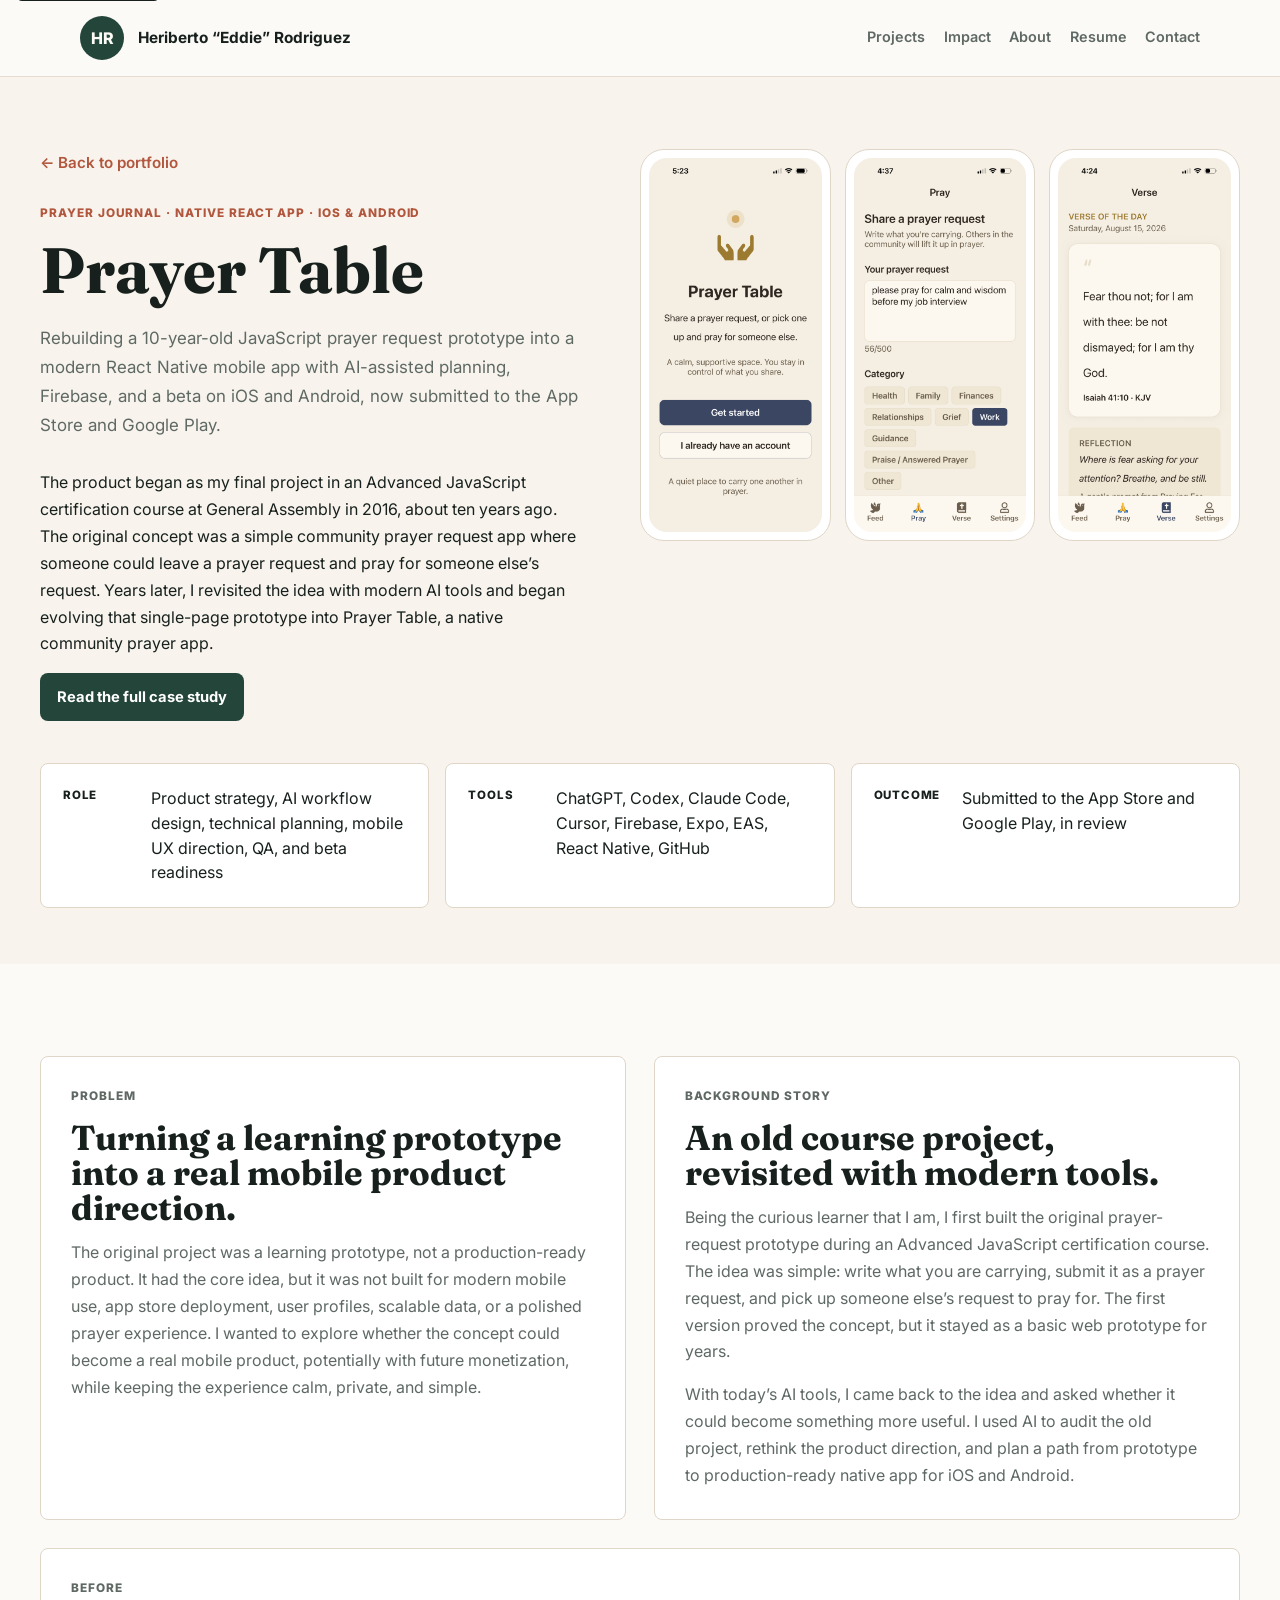
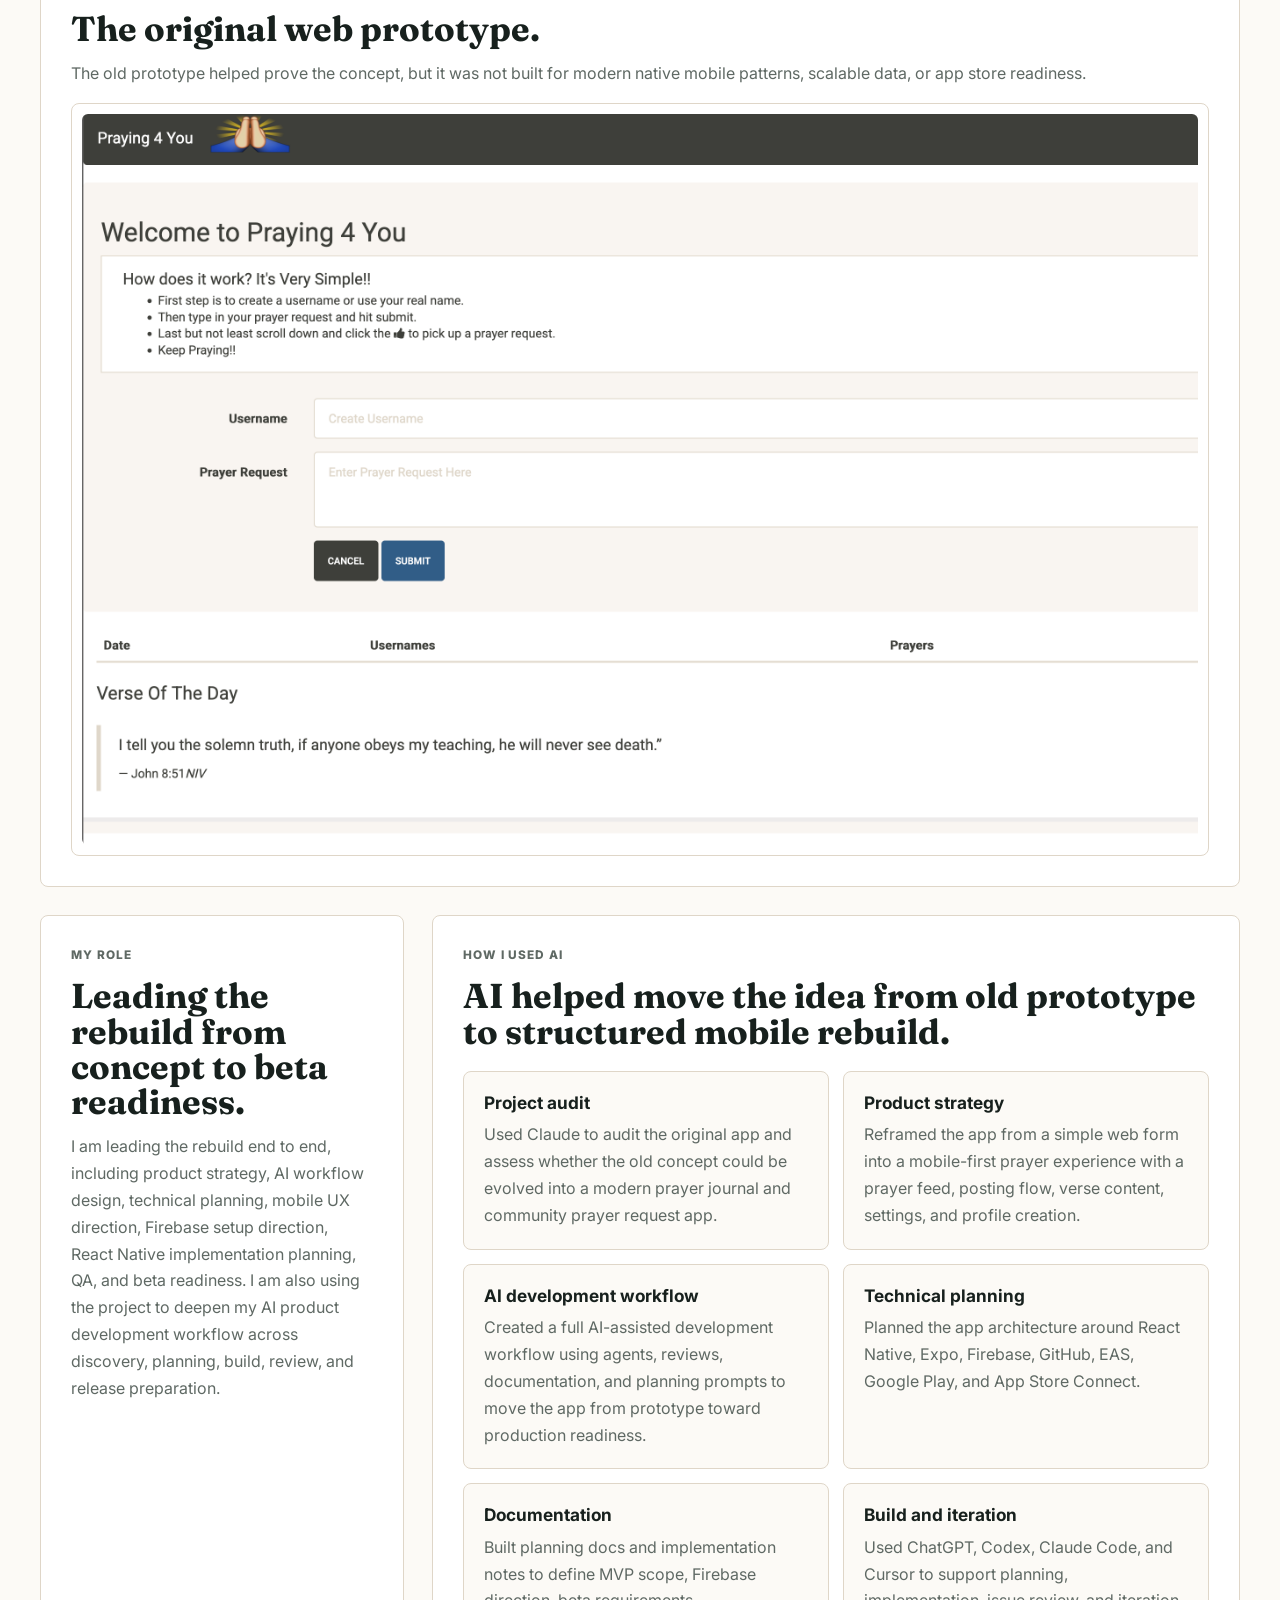
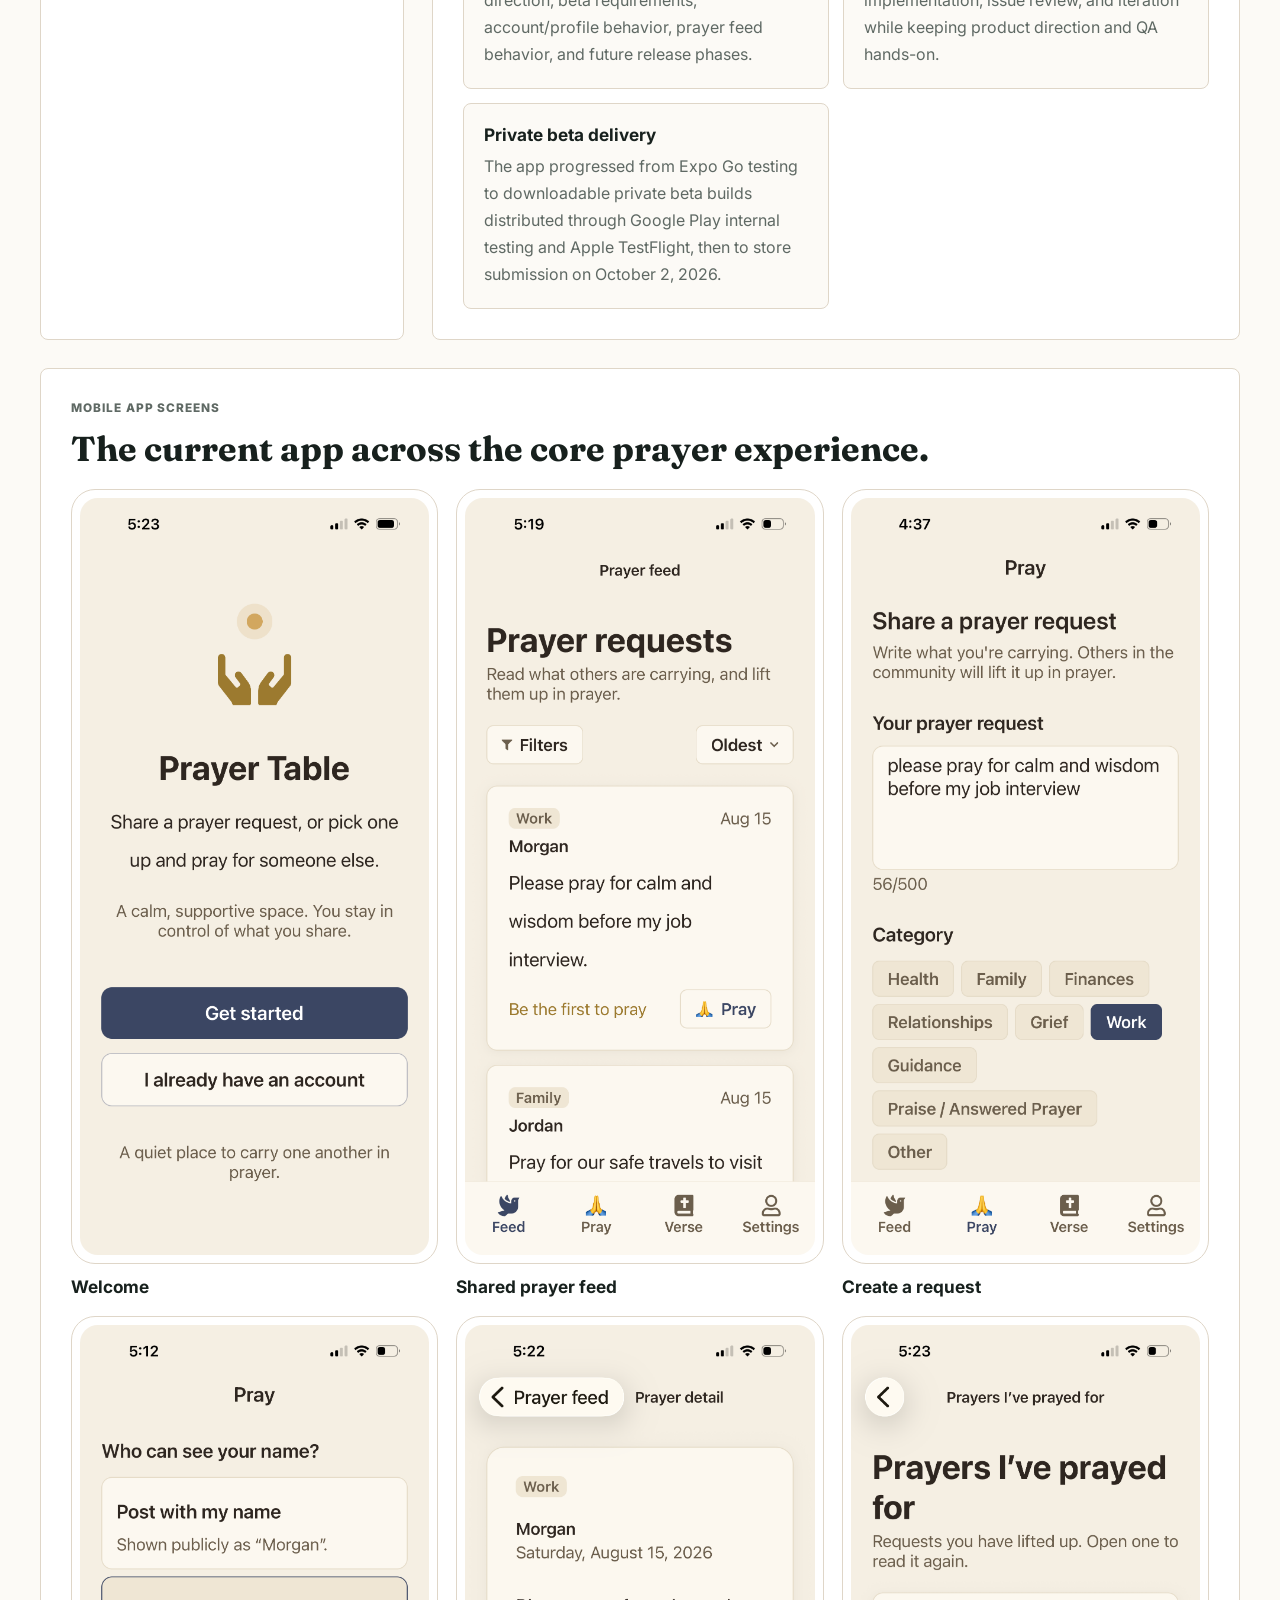
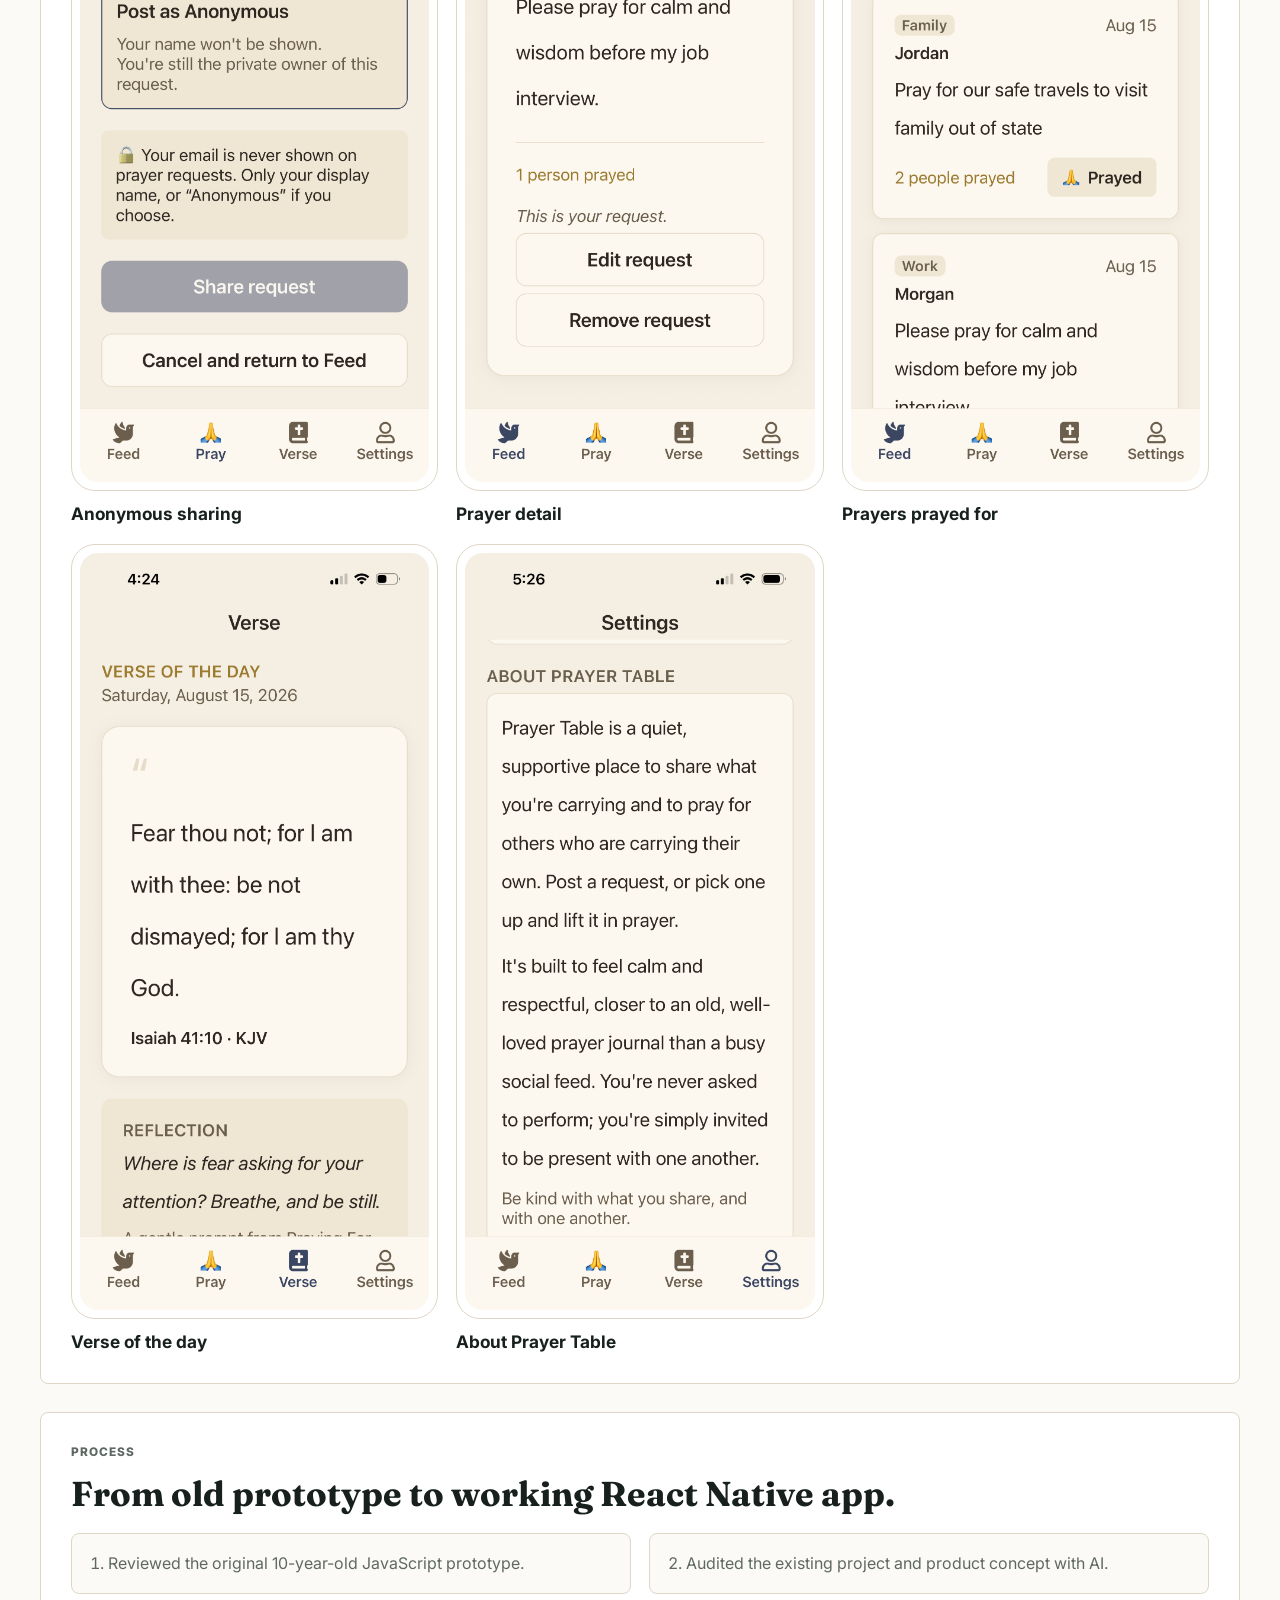
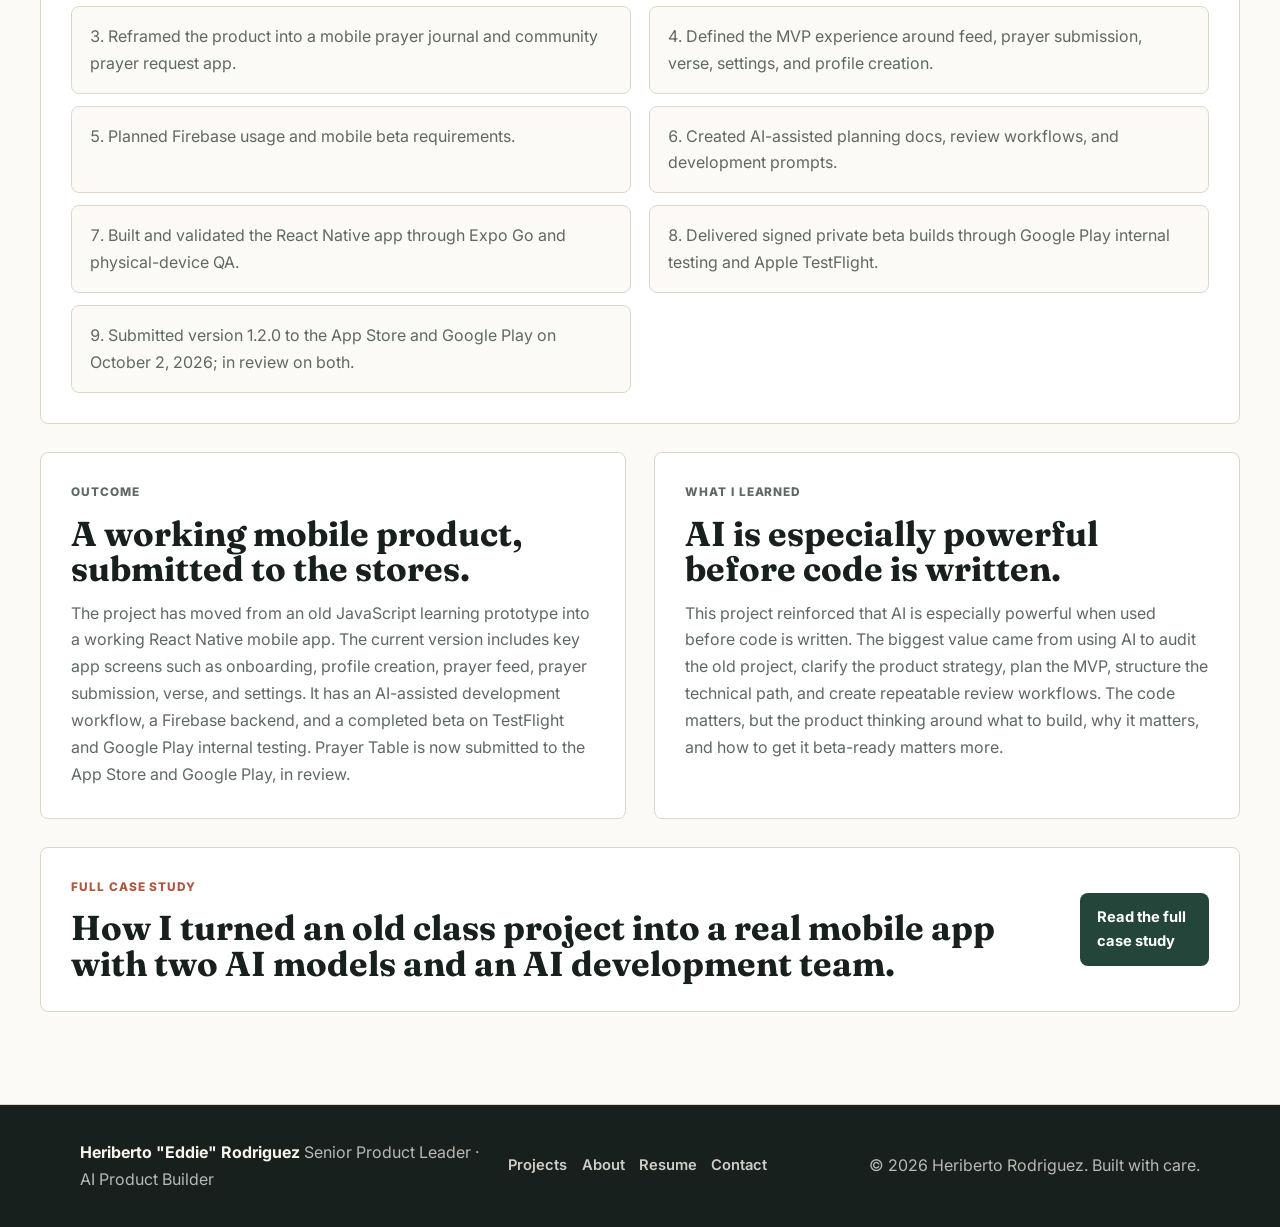
<file: projects/prayer-table.html>
<!DOCTYPE html>
<html lang="en">
  <head>
    <meta charset="UTF-8" />
    <meta name="viewport" content="width=device-width, initial-scale=1.0" />
    <meta
      name="description"
      content="Prayer Table mobile app case study by Heriberto Eddie Rodriguez."
    />
    <title>Prayer Table | Heriberto Eddie Rodriguez</title>
    <link rel="preconnect" href="https://fonts.googleapis.com" />
    <link rel="preconnect" href="https://fonts.gstatic.com" crossorigin />
    <link
      href="https://fonts.googleapis.com/css2?family=Fraunces:opsz,wght@9..144,600..800&family=Inter:wght@400;500;600;700;800&display=swap"
      rel="stylesheet"
    />
    <link rel="stylesheet" href="../styles.css" />
  </head>
  <body>
    <a class="skip-link" href="#main">Skip to content</a>

    <header class="site-header" data-header>
      <nav class="nav shell" aria-label="Primary navigation">
        <a class="brand" href="../index.html#top" aria-label="Heriberto Eddie Rodriguez home">
          <span class="brand-mark">HR</span>
          <span>
            <strong>Heriberto &ldquo;Eddie&rdquo; Rodriguez</strong>
          </span>
        </a>
        <button class="nav-toggle" type="button" aria-expanded="false" aria-controls="nav-menu">
          <span class="sr-only">Open navigation</span>
          <span></span>
          <span></span>
          <span></span>
        </button>
        <div class="nav-links" id="nav-menu">
          <a href="../index.html#projects">Projects</a>
          <a href="../index.html#impact">Impact</a>
          <a href="../index.html#about">About</a>
          <a href="../index.html#resume">Resume</a>
          <a href="../index.html#contact">Contact</a>
        </div>
      </nav>
    </header>

    <main id="main" class="project-case-page">
      <section class="project-case-hero section-band">
        <div class="project-case-shell">
          <div class="project-case-intro">
            <div class="project-case-copy">
              <a class="back-link" href="../index.html">&larr; Back to portfolio</a>
              <p class="eyebrow">Prayer Journal &middot; Native React App &middot; iOS &amp; Android</p>
              <h1>Prayer Table</h1>
              <p class="hero-lede">
                Rebuilding a 10-year-old JavaScript prayer request prototype into a modern React Native mobile app with
                AI-assisted planning, Firebase, and a beta on iOS and Android, now submitted to the App Store and Google Play.
              </p>
              <p>
                The product began as my final project in an Advanced JavaScript certification course at General Assembly in 2016, about ten years ago.
                The original concept was a simple community prayer request app where someone could leave a prayer request and pray
                for someone else&rsquo;s request. Years later, I revisited the idea with modern AI tools and began evolving that
                single-page prototype into Prayer Table, a native community prayer app.
              </p>
              <div class="hero-actions">
                <a class="button button-primary" href="prayer-table-case-study.html">Read the full case study</a>
              </div>
            </div>

            <div class="mobile-app-hero-gallery" aria-label="Prayer Table app screen previews">
              <div class="phone-frame">
                <img src="../assets/projects/prayer-table/welcome.png" alt="Prayer Table welcome screen" />
              </div>
              <div class="phone-frame">
                <img src="../assets/projects/prayer-table/02-create-prayer-request.png" alt="Prayer Table create prayer request screen" />
              </div>
              <div class="phone-frame">
                <img src="../assets/projects/prayer-table/06-verse-of-the-day.png" alt="Prayer Table verse of the day screen" />
              </div>
            </div>
          </div>

          <dl class="project-quick-summary" aria-label="Project summary">
            <div>
              <dt>Role</dt>
              <dd>Product strategy, AI workflow design, technical planning, mobile UX direction, QA, and beta readiness</dd>
            </div>
            <div>
              <dt>Tools</dt>
              <dd>ChatGPT, Codex, Claude Code, Cursor, Firebase, Expo, EAS, React Native, GitHub</dd>
            </div>
            <div>
              <dt>Outcome</dt>
              <dd>Submitted to the App Store and Google Play, in review</dd>
            </div>
          </dl>
        </div>
      </section>

      <section class="section">
        <div class="project-case-shell project-case-content">
          <div class="case-study-grid two-column">
            <article class="case-study-block">
              <p class="eyebrow">Problem</p>
              <h2>Turning a learning prototype into a real mobile product direction.</h2>
              <p>
                The original project was a learning prototype, not a production-ready product. It had the core idea, but it was not
                built for modern mobile use, app store deployment, user profiles, scalable data, or a polished prayer experience. I
                wanted to explore whether the concept could become a real mobile product, potentially with future monetization,
                while keeping the experience calm, private, and simple.
              </p>
            </article>

            <article class="case-study-block">
              <p class="eyebrow">Background Story</p>
              <h2>An old course project, revisited with modern tools.</h2>
              <p>
                Being the curious learner that I am, I first built the original prayer-request prototype during an Advanced JavaScript
                certification course. The idea was simple: write what you are carrying, submit it as a prayer request, and pick up
                someone else&rsquo;s request to pray for. The first version proved the concept, but it stayed as a basic web prototype
                for years.
              </p>
              <p>
                With today&rsquo;s AI tools, I came back to the idea and asked whether it could become something more useful. I used AI
                to audit the old project, rethink the product direction, and plan a path from prototype to production-ready native
                app for iOS and Android.
              </p>
            </article>
          </div>

          <section class="case-study-block before-visual">
            <div>
              <p class="eyebrow">Before</p>
              <h2>The original web prototype.</h2>
              <p>
                The old prototype helped prove the concept, but it was not built for modern native mobile patterns, scalable data,
                or app store readiness.
              </p>
            </div>
            <div class="project-browser-frame">
              <img
                src="../assets/projects/prayer-table/old-web-prototype.png"
                alt="Original prayer-request web prototype screenshot"
                loading="lazy"
              />
            </div>
          </section>

          <div class="case-study-grid role-ai-grid">
            <article class="case-study-block">
              <p class="eyebrow">My Role</p>
              <h2>Leading the rebuild from concept to beta readiness.</h2>
              <p>
                I am leading the rebuild end to end, including product strategy, AI workflow design, technical planning, mobile UX
                direction, Firebase setup direction, React Native implementation planning, QA, and beta readiness. I am also using
                the project to deepen my AI product development workflow across discovery, planning, build, review, and release
                preparation.
              </p>
            </article>

            <section class="case-study-feature" aria-labelledby="praying-ai-heading">
              <p class="eyebrow">How I Used AI</p>
              <h2 id="praying-ai-heading">AI helped move the idea from old prototype to structured mobile rebuild.</h2>
              <div class="ai-use-grid">
                <article>
                  <h3>Project audit</h3>
                  <p>Used Claude to audit the original app and assess whether the old concept could be evolved into a modern prayer journal and community prayer request app.</p>
                </article>
                <article>
                  <h3>Product strategy</h3>
                  <p>Reframed the app from a simple web form into a mobile-first prayer experience with a prayer feed, posting flow, verse content, settings, and profile creation.</p>
                </article>
                <article>
                  <h3>AI development workflow</h3>
                  <p>Created a full AI-assisted development workflow using agents, reviews, documentation, and planning prompts to move the app from prototype toward production readiness.</p>
                </article>
                <article>
                  <h3>Technical planning</h3>
                  <p>Planned the app architecture around React Native, Expo, Firebase, GitHub, EAS, Google Play, and App Store Connect.</p>
                </article>
                <article>
                  <h3>Documentation</h3>
                  <p>Built planning docs and implementation notes to define MVP scope, Firebase direction, beta requirements, account/profile behavior, prayer feed behavior, and future release phases.</p>
                </article>
                <article>
                  <h3>Build and iteration</h3>
                  <p>Used ChatGPT, Codex, Claude Code, and Cursor to support planning, implementation, issue review, and iteration while keeping product direction and QA hands-on.</p>
                </article>
                <article>
                  <h3>Private beta delivery</h3>
                  <p>The app progressed from Expo Go testing to downloadable private beta builds distributed through Google Play internal testing and Apple TestFlight, then to store submission on October 2, 2026.</p>
                </article>
              </div>
            </section>
          </div>

          <section class="case-study-block">
            <p class="eyebrow">Mobile App Screens</p>
            <h2>The current app across the core prayer experience.</h2>
            <div class="app-gallery-grid">
              <article class="app-gallery-card">
                <div class="phone-frame">
                  <img src="../assets/projects/prayer-table/welcome.png" alt="Prayer Table welcome screen" loading="lazy" />
                </div>
                <h3>Welcome</h3>
              </article>
              <article class="app-gallery-card">
                <div class="phone-frame">
                  <img src="../assets/projects/prayer-table/01-shared-prayer-feed.png" alt="Prayer Table shared prayer feed screen" loading="lazy" />
                </div>
                <h3>Shared prayer feed</h3>
              </article>
              <article class="app-gallery-card">
                <div class="phone-frame">
                  <img src="../assets/projects/prayer-table/02-create-prayer-request.png" alt="Prayer Table create prayer request screen" loading="lazy" />
                </div>
                <h3>Create a request</h3>
              </article>
              <article class="app-gallery-card">
                <div class="phone-frame">
                  <img src="../assets/projects/prayer-table/03-anonymous-display-choice.png" alt="Prayer Table anonymous display choice" loading="lazy" />
                </div>
                <h3>Anonymous sharing</h3>
              </article>
              <article class="app-gallery-card">
                <div class="phone-frame">
                  <img src="../assets/projects/prayer-table/04-prayer-detail.png" alt="Prayer Table prayer detail screen" loading="lazy" />
                </div>
                <h3>Prayer detail</h3>
              </article>
              <article class="app-gallery-card">
                <div class="phone-frame">
                  <img src="../assets/projects/prayer-table/05-prayers-prayed-for.png" alt="Prayers prayed for in the Prayer Table app" loading="lazy" />
                </div>
                <h3>Prayers prayed for</h3>
              </article>
              <article class="app-gallery-card">
                <div class="phone-frame">
                  <img src="../assets/projects/prayer-table/06-verse-of-the-day.png" alt="Prayer Table verse of the day screen" loading="lazy" />
                </div>
                <h3>Verse of the day</h3>
              </article>
              <article class="app-gallery-card">
                <div class="phone-frame">
                  <img src="../assets/projects/prayer-table/about.png" alt="Prayer Table About screen" loading="lazy" />
                </div>
                <h3>About Prayer Table</h3>
              </article>
            </div>
          </section>

          <section class="case-study-block process-section">
            <p class="eyebrow">Process</p>
            <h2>From old prototype to working React Native app.</h2>
            <ol class="process-list">
              <li>Reviewed the original 10-year-old JavaScript prototype.</li>
              <li>Audited the existing project and product concept with AI.</li>
              <li>Reframed the product into a mobile prayer journal and community prayer request app.</li>
              <li>Defined the MVP experience around feed, prayer submission, verse, settings, and profile creation.</li>
              <li>Planned Firebase usage and mobile beta requirements.</li>
              <li>Created AI-assisted planning docs, review workflows, and development prompts.</li>
              <li>Built and validated the React Native app through Expo Go and physical-device QA.</li>
              <li>Delivered signed private beta builds through Google Play internal testing and Apple TestFlight.</li>
              <li>Submitted version 1.2.0 to the App Store and Google Play on October 2, 2026; in review on both.</li>
            </ol>
          </section>

          <div class="case-study-grid two-column">
            <article class="case-study-block">
              <p class="eyebrow">Outcome</p>
              <h2>A working mobile product, submitted to the stores.</h2>
              <p>
                The project has moved from an old JavaScript learning prototype into a working React Native mobile app.
                The current version includes key app screens such as onboarding, profile creation, prayer feed, prayer submission,
                verse, and settings. It has an AI-assisted development workflow, a Firebase backend, and a completed beta on
                TestFlight and Google Play internal testing. Prayer Table is now submitted to the App Store and Google Play, in review.
              </p>
            </article>

            <article class="case-study-block">
              <p class="eyebrow">What I Learned</p>
              <h2>AI is especially powerful before code is written.</h2>
              <p>
                This project reinforced that AI is especially powerful when used before code is written. The biggest value came
                from using AI to audit the old project, clarify the product strategy, plan the MVP, structure the technical path,
                and create repeatable review workflows. The code matters, but the product thinking around what to build, why it
                matters, and how to get it beta-ready matters more.
              </p>
            </article>
          </div>

          <section class="case-study-cta">
            <div>
              <p class="eyebrow">Full Case Study</p>
              <h2>How I turned an old class project into a real mobile app with two AI models and an AI development team.</h2>
            </div>
            <a class="button button-primary" href="prayer-table-case-study.html">Read the full case study</a>
          </section>
        </div>
      </section>
    </main>

    <footer class="site-footer">
      <div class="shell footer-grid">
        <div>
          <strong>Heriberto "Eddie" Rodriguez</strong>
          <span>Senior Product Leader &middot; AI Product Builder</span>
        </div>
        <div class="footer-links">
          <a href="../index.html#projects">Projects</a>
          <a href="../index.html#about">About</a>
          <a href="../index.html#resume">Resume</a>
          <a href="../index.html#contact">Contact</a>
        </div>
        <p>&copy; <span data-year>2026</span> Heriberto Rodriguez. Built with care.</p>
      </div>
    </footer>

    <script src="../script.js"></script>
  </body>
</html>
</file>
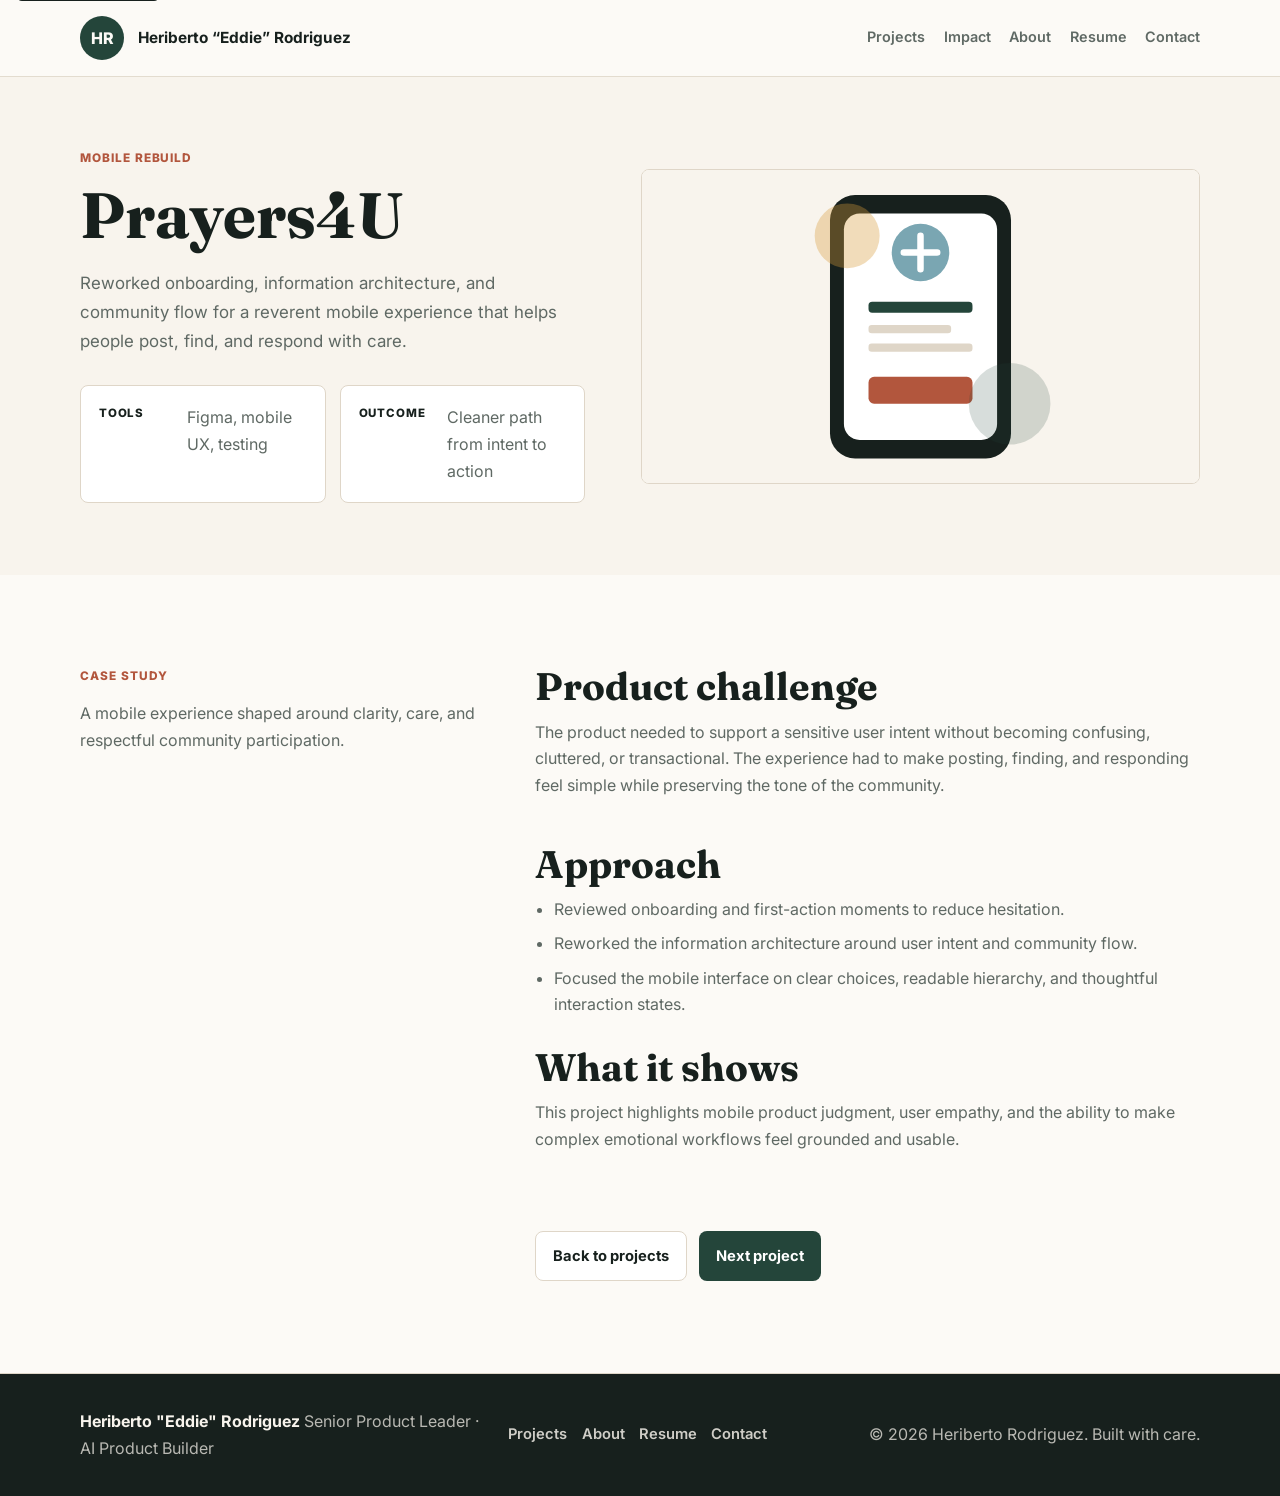
<file: projects/prayers4u.html>
<!DOCTYPE html>
<html lang="en">
  <head>
    <meta charset="UTF-8" />
    <meta name="viewport" content="width=device-width, initial-scale=1.0" />
    <meta name="description" content="Prayers4U project detail by Heriberto Eddie Rodriguez." />
    <title>Prayers4U | Heriberto Eddie Rodriguez</title>
    <link rel="preconnect" href="https://fonts.googleapis.com" />
    <link rel="preconnect" href="https://fonts.gstatic.com" crossorigin />
    <link
      href="https://fonts.googleapis.com/css2?family=Fraunces:opsz,wght@9..144,600..800&family=Inter:wght@400;500;600;700;800&display=swap"
      rel="stylesheet"
    />
    <link rel="stylesheet" href="../styles.css" />
  </head>
  <body>
    <a class="skip-link" href="#main">Skip to content</a>

    <header class="site-header" data-header>
      <nav class="nav shell" aria-label="Primary navigation">
        <a class="brand" href="../index.html#top" aria-label="Heriberto Eddie Rodriguez home">
          <span class="brand-mark">HR</span>
          <span>
            <strong>Heriberto &ldquo;Eddie&rdquo; Rodriguez</strong>
          </span>
        </a>
        <button class="nav-toggle" type="button" aria-expanded="false" aria-controls="nav-menu">
          <span class="sr-only">Open navigation</span>
          <span></span>
          <span></span>
          <span></span>
        </button>
        <div class="nav-links" id="nav-menu">
          <a href="../index.html#projects">Projects</a>
          <a href="../index.html#impact">Impact</a>
          <a href="../index.html#about">About</a>
          <a href="../index.html#resume">Resume</a>
          <a href="../index.html#contact">Contact</a>
        </div>
      </nav>
    </header>

    <main id="main">
      <section class="project-hero section-band">
        <div class="shell project-hero-grid">
          <div>
            <p class="eyebrow">Mobile rebuild</p>
            <h1>Prayers4U</h1>
            <p class="hero-lede">
              Reworked onboarding, information architecture, and community flow for a reverent mobile experience that helps
              people post, find, and respond with care.
            </p>
            <dl class="project-meta">
              <div><dt>Tools</dt><dd>Figma, mobile UX, testing</dd></div>
              <div><dt>Outcome</dt><dd>Cleaner path from intent to action</dd></div>
            </dl>
          </div>
          <img src="../assets/projects/prayers4u.svg" alt="" />
        </div>
      </section>

      <section class="section">
        <div class="shell project-detail-grid">
          <aside>
            <p class="eyebrow">Case Study</p>
            <p>A mobile experience shaped around clarity, care, and respectful community participation.</p>
          </aside>
          <div class="project-detail-content">
            <article>
              <h2>Product challenge</h2>
              <p>
                The product needed to support a sensitive user intent without becoming confusing, cluttered, or transactional. The
                experience had to make posting, finding, and responding feel simple while preserving the tone of the community.
              </p>
            </article>
            <article>
              <h2>Approach</h2>
              <ul>
                <li>Reviewed onboarding and first-action moments to reduce hesitation.</li>
                <li>Reworked the information architecture around user intent and community flow.</li>
                <li>Focused the mobile interface on clear choices, readable hierarchy, and thoughtful interaction states.</li>
              </ul>
            </article>
            <article>
              <h2>What it shows</h2>
              <p>
                This project highlights mobile product judgment, user empathy, and the ability to make complex emotional workflows
                feel grounded and usable.
              </p>
            </article>
            <div class="project-nav">
              <a class="button button-secondary" href="../index.html#projects">Back to projects</a>
              <a class="button button-primary" href="ai-assisted-pm-workflows.html">Next project</a>
            </div>
          </div>
        </div>
      </section>
    </main>

    <footer class="site-footer">
      <div class="shell footer-grid">
        <div>
          <strong>Heriberto "Eddie" Rodriguez</strong>
          <span>Senior Product Leader &middot; AI Product Builder</span>
        </div>
        <div class="footer-links">
          <a href="../index.html#projects">Projects</a>
          <a href="../index.html#about">About</a>
          <a href="../index.html#resume">Resume</a>
          <a href="../index.html#contact">Contact</a>
        </div>
        <p>&copy; <span data-year>2026</span> Heriberto Rodriguez. Built with care.</p>
      </div>
    </footer>

    <script src="../script.js"></script>
  </body>
</html>
</file>
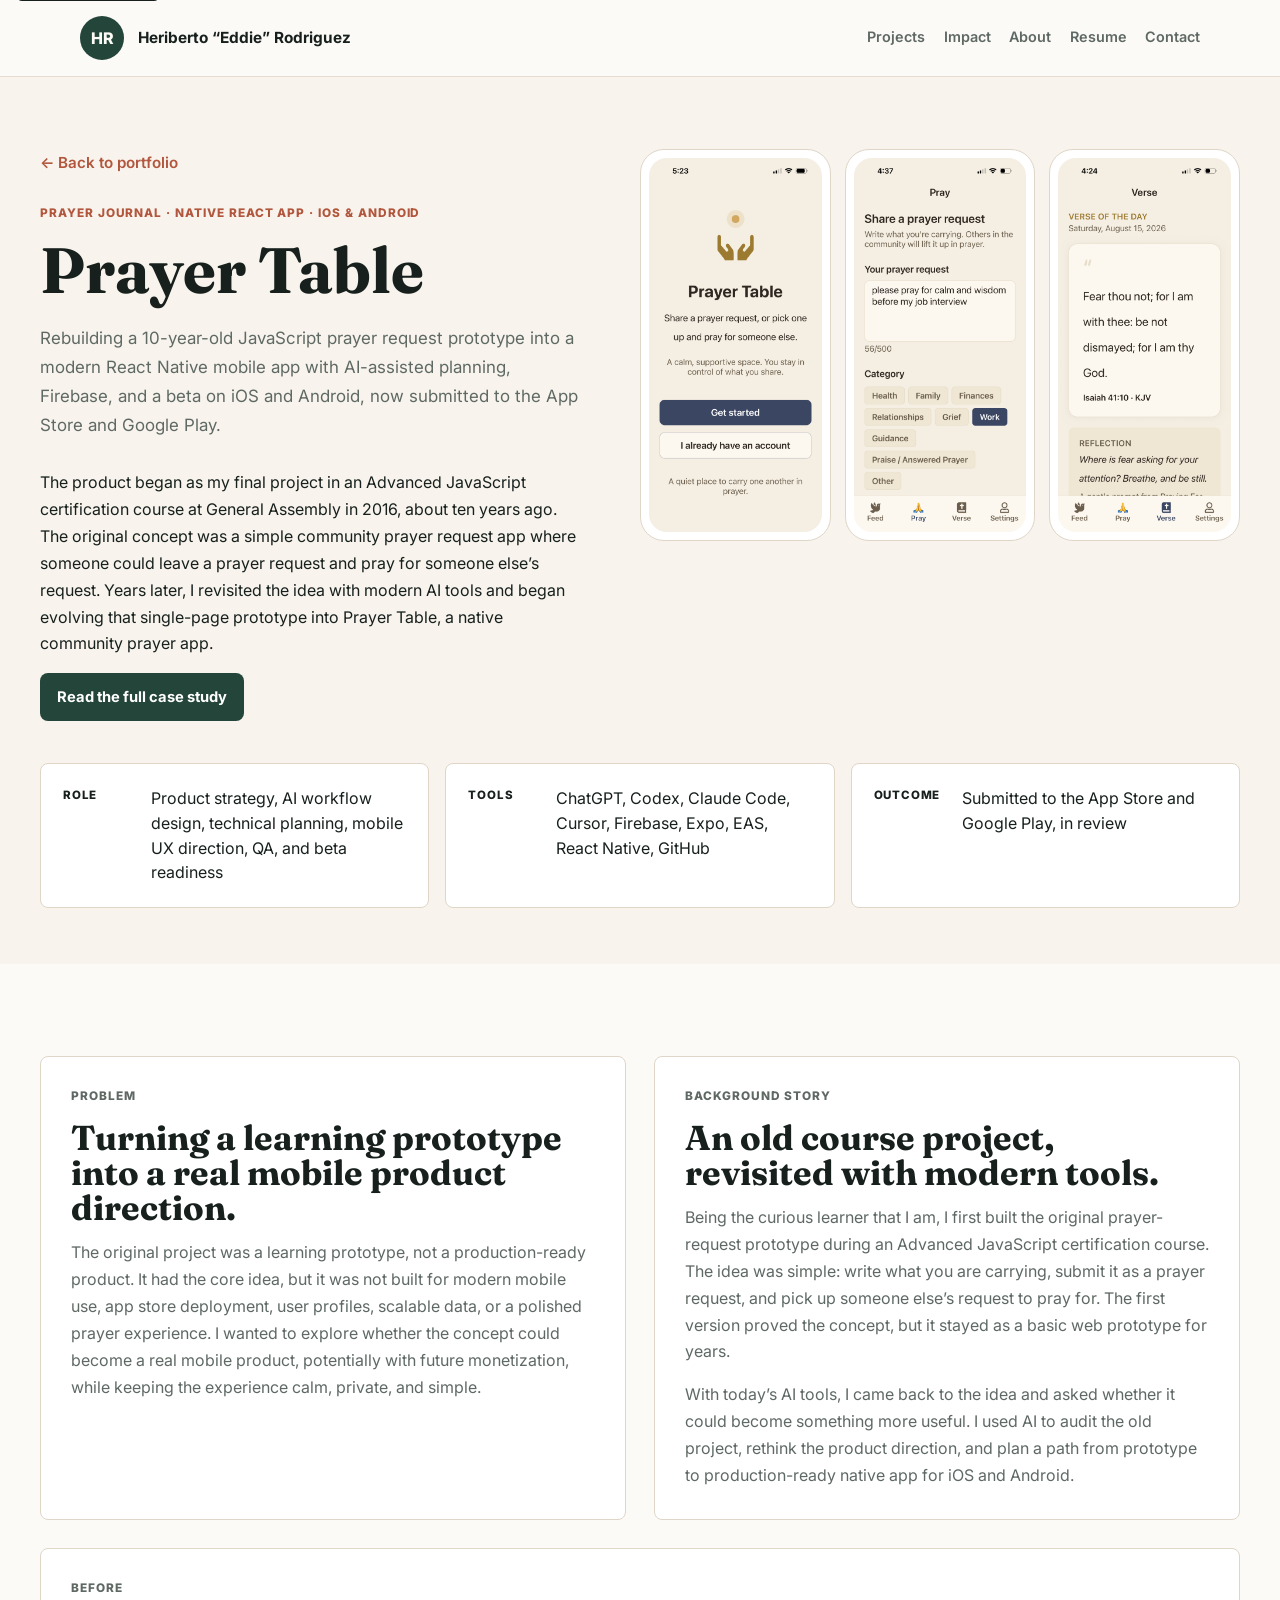
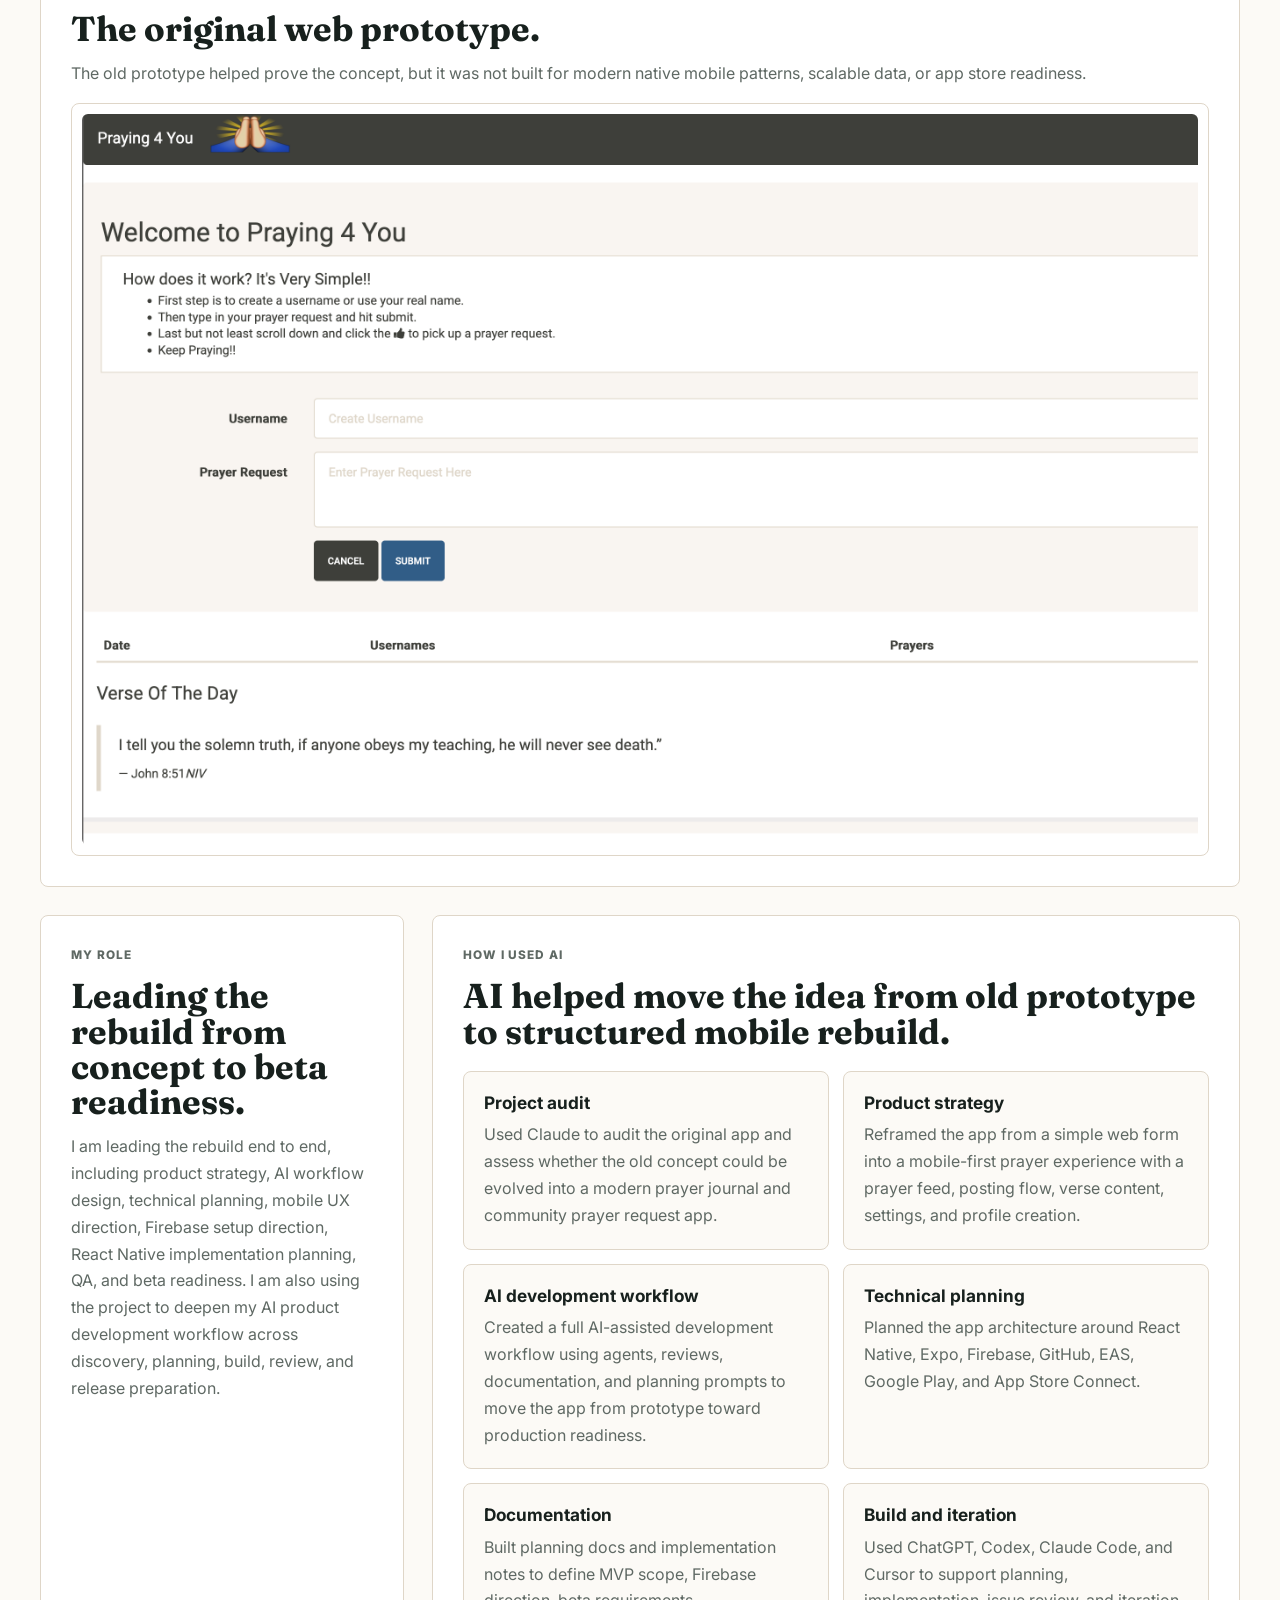
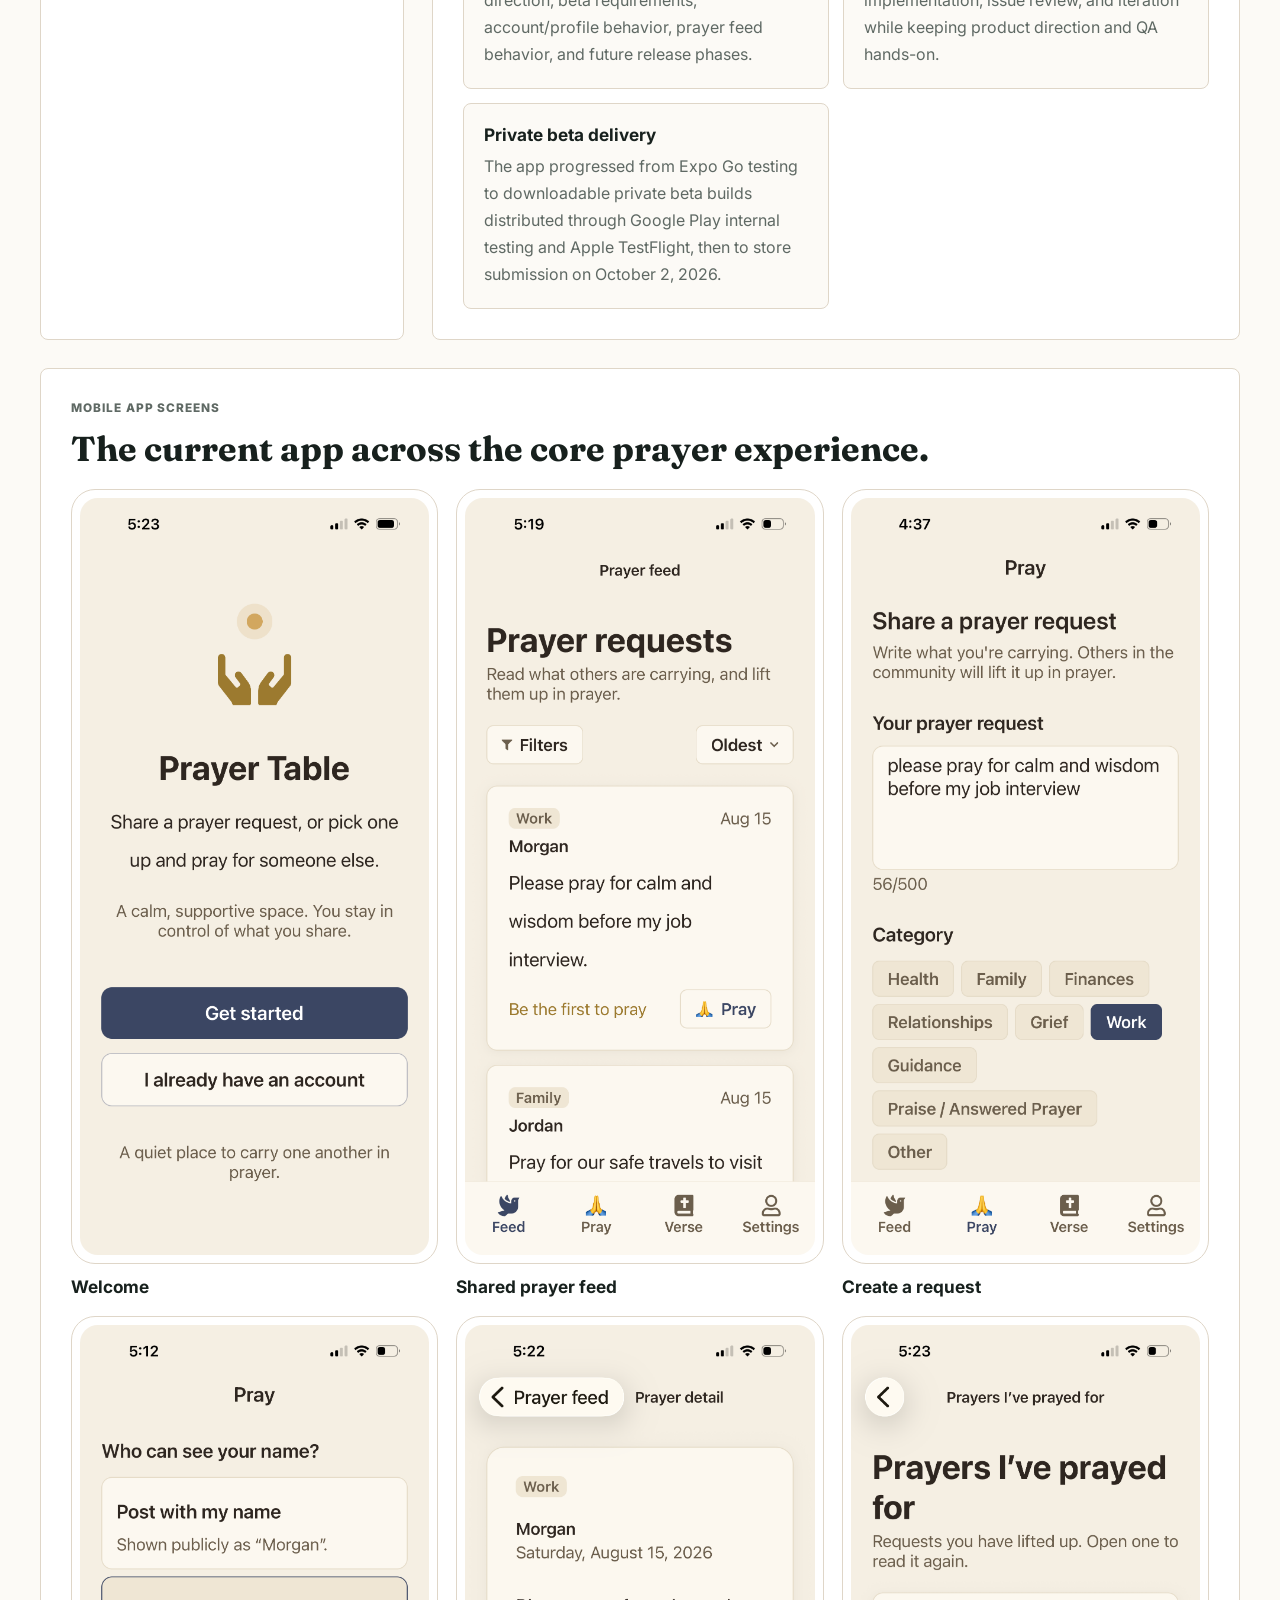
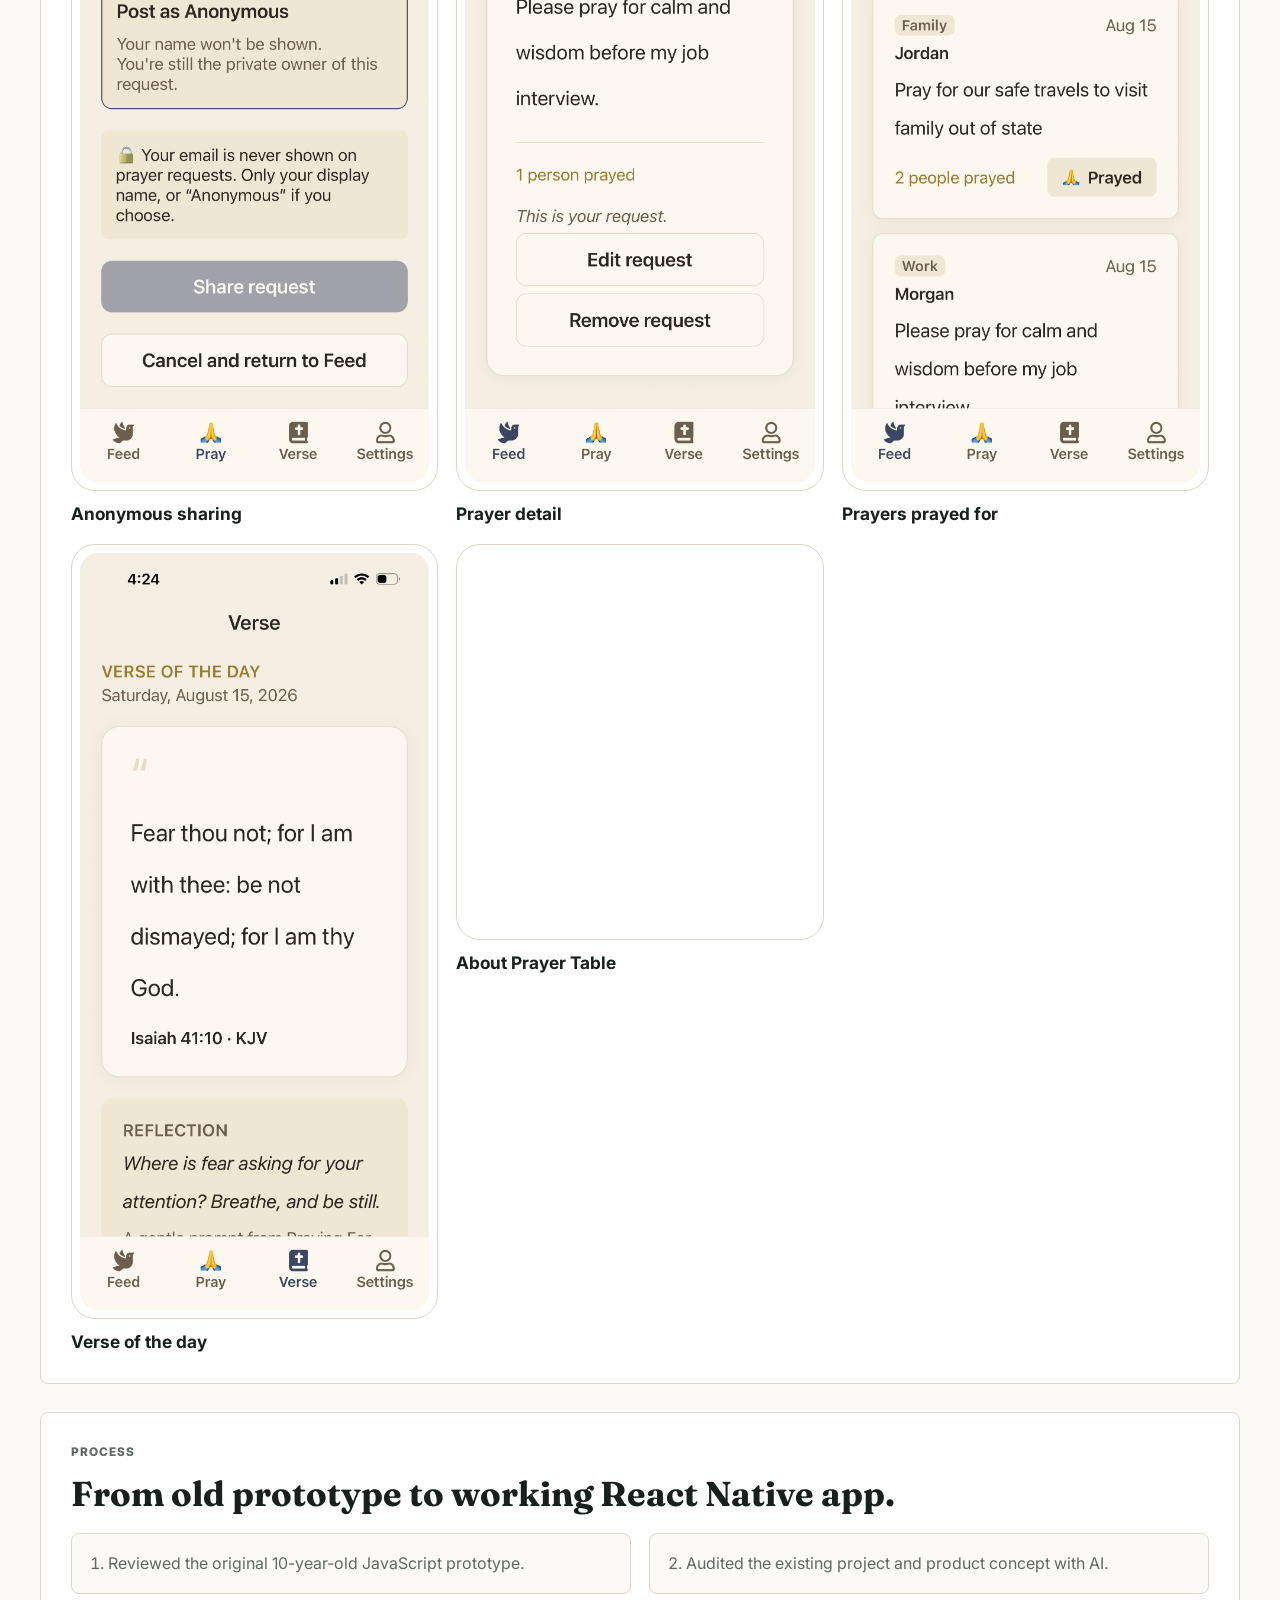
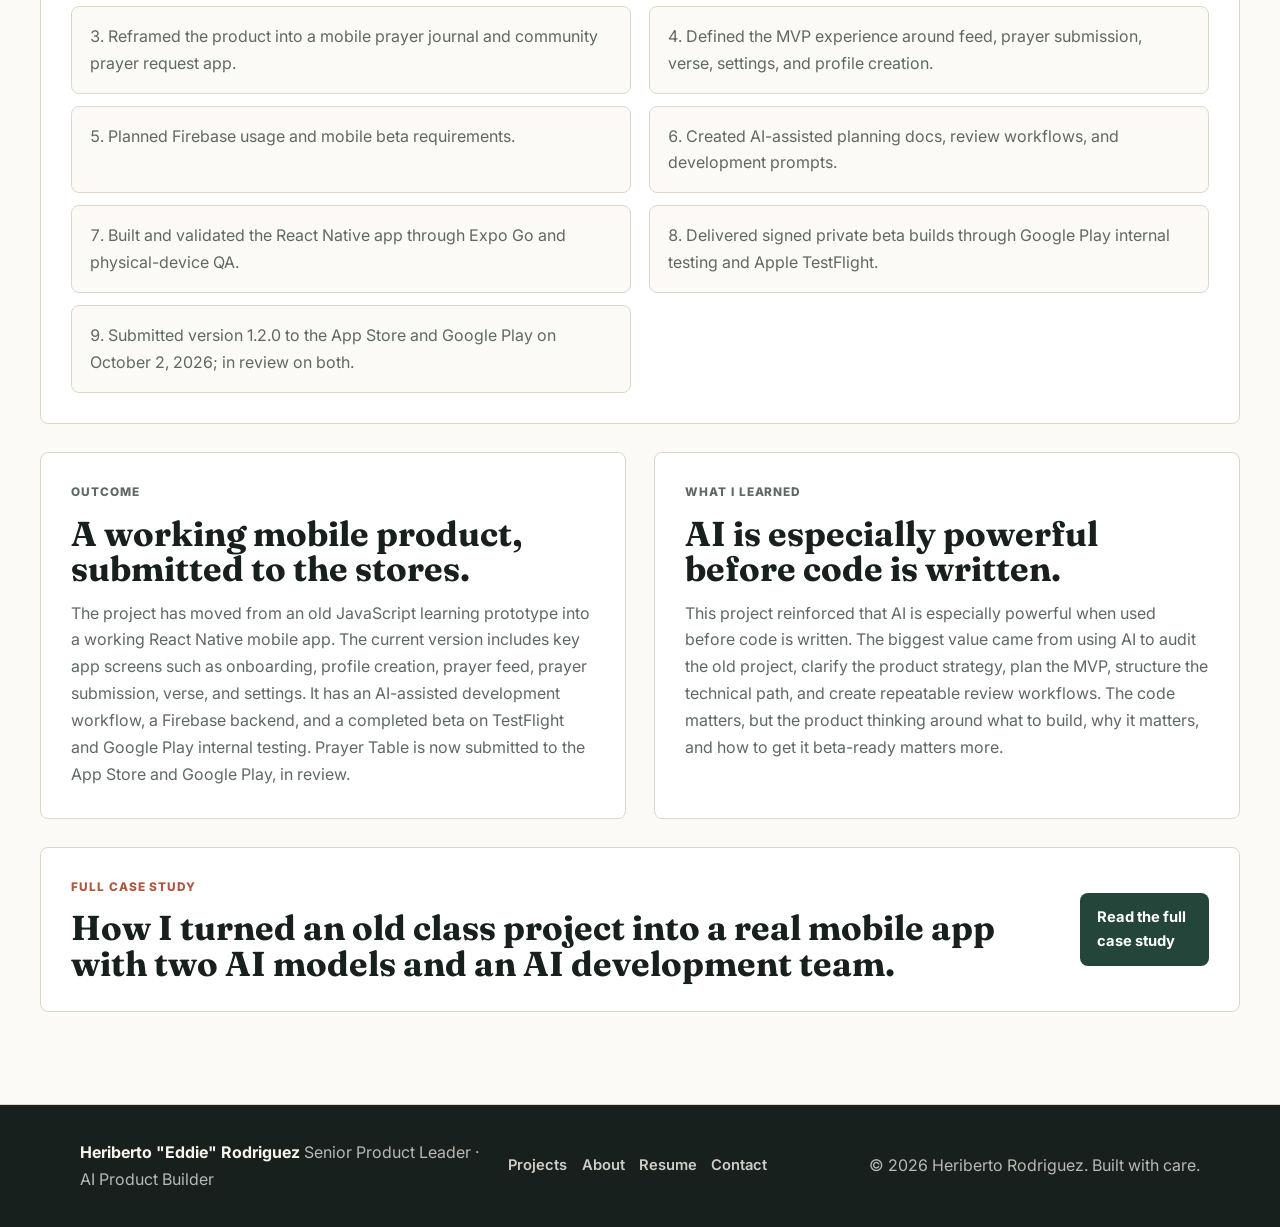
<file: projects/praying-for-you.html>
<!DOCTYPE html>
<html lang="en">
  <head>
    <meta charset="UTF-8" />
    <meta name="viewport" content="width=device-width, initial-scale=1.0" />
    <meta name="robots" content="noindex" />
    <meta http-equiv="refresh" content="0; url=prayer-table.html" />
    <link rel="canonical" href="prayer-table.html" />
    <title>Prayer Table | Heriberto Eddie Rodriguez</title>
  </head>
  <body>
    <p>This project has moved to <a href="prayer-table.html">Prayer Table</a>.</p>
  </body>
</html>
</file>
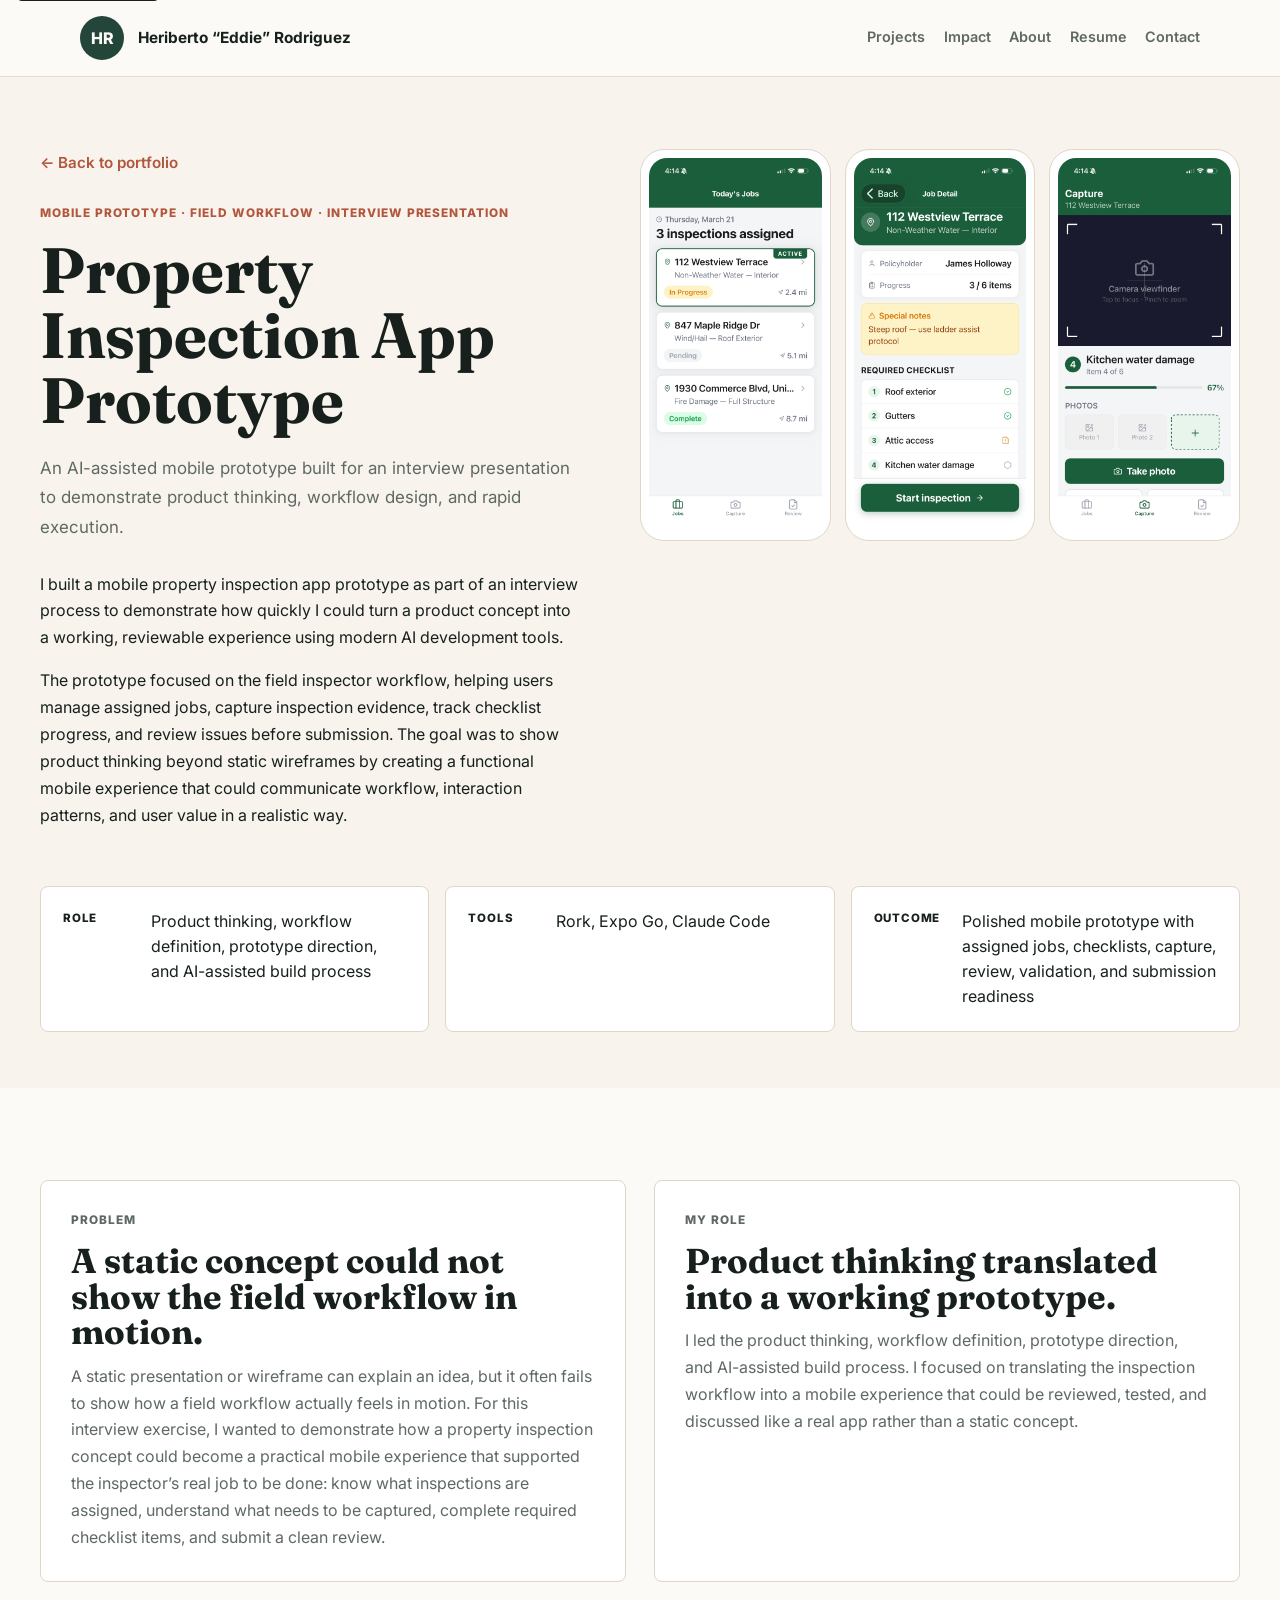
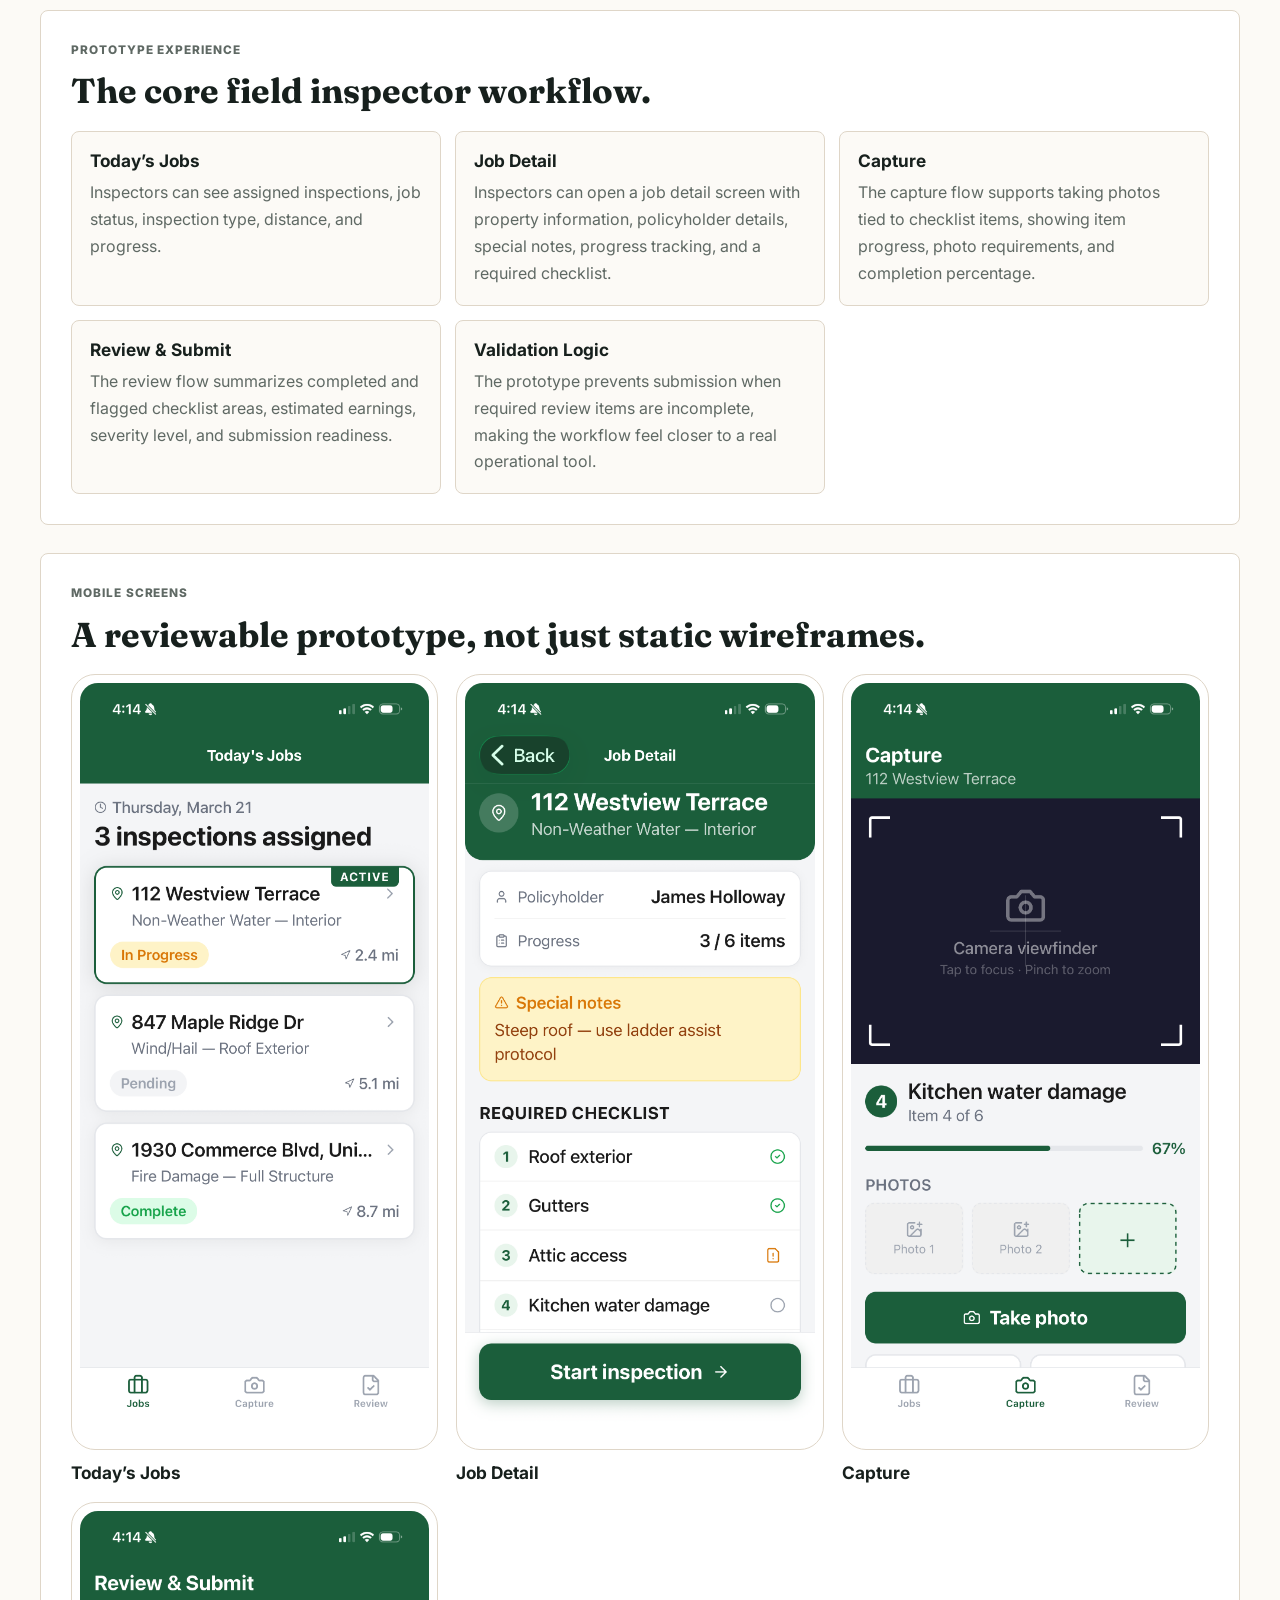
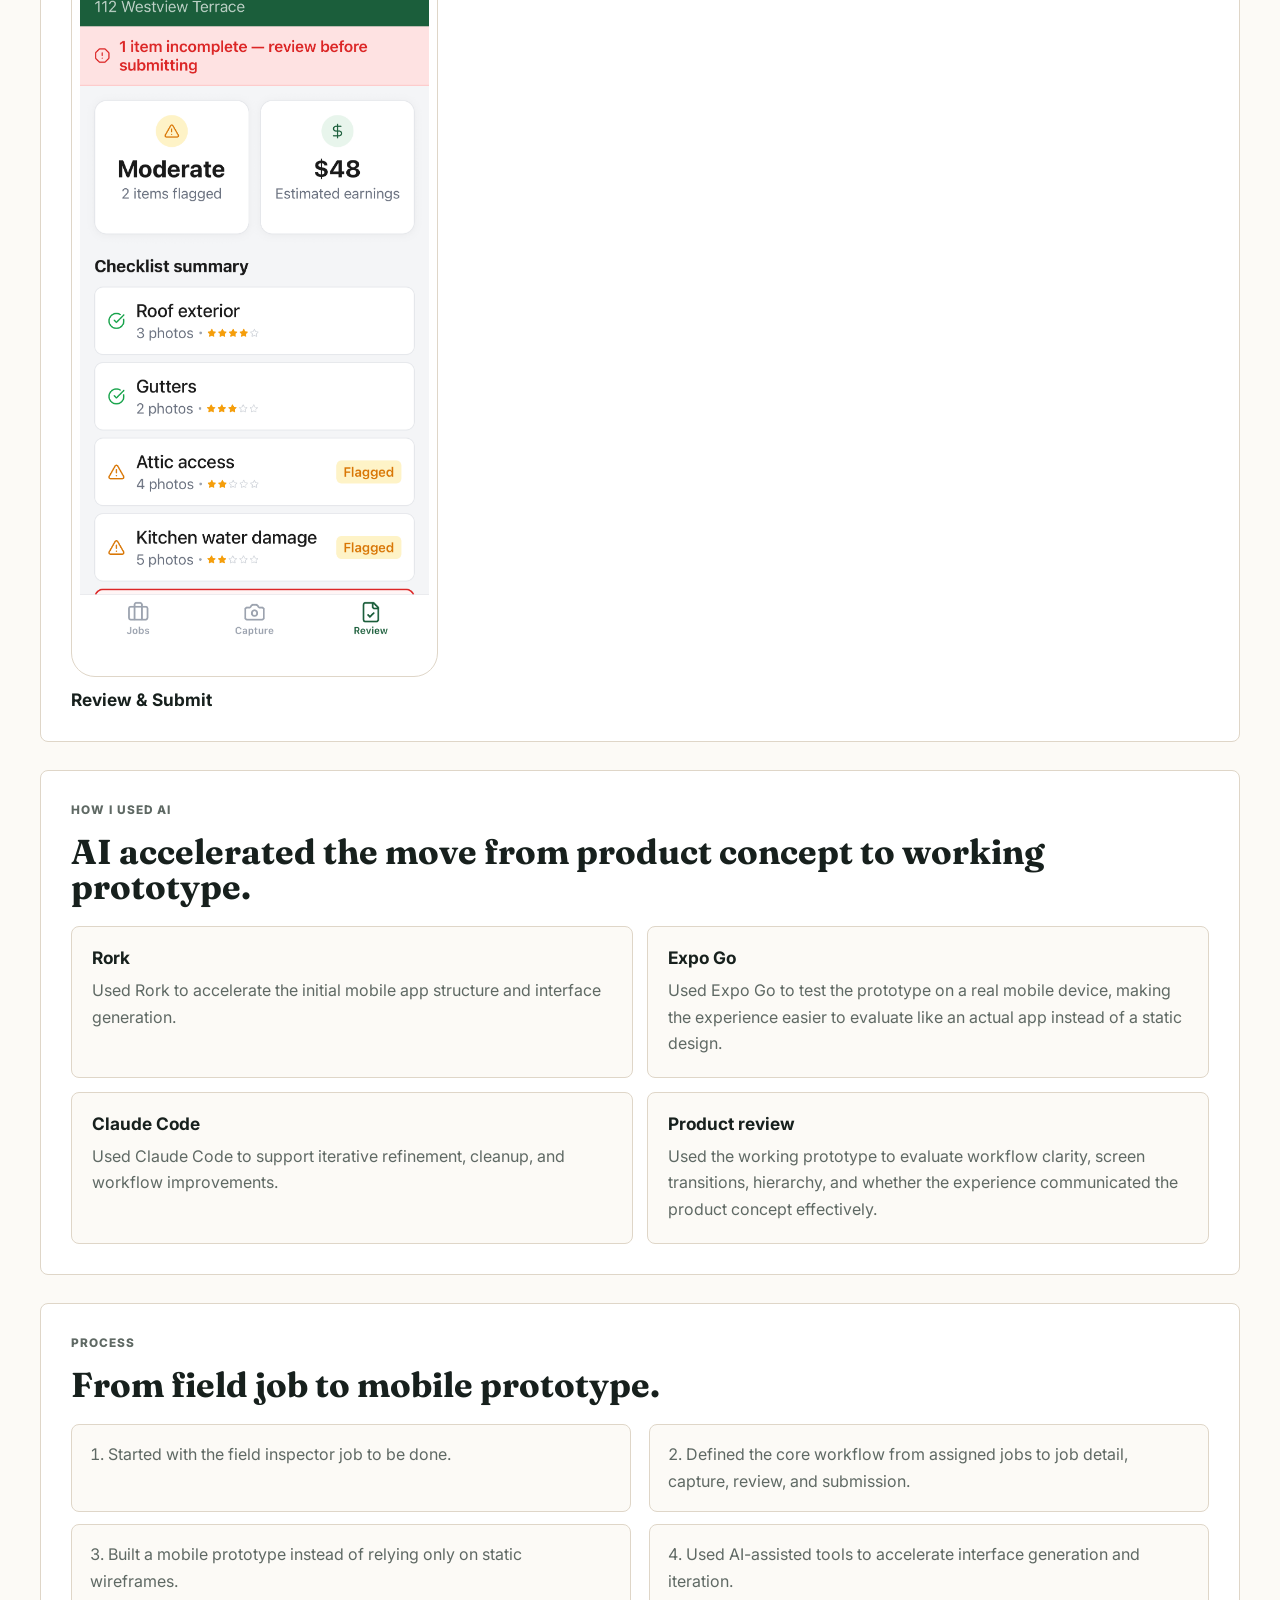
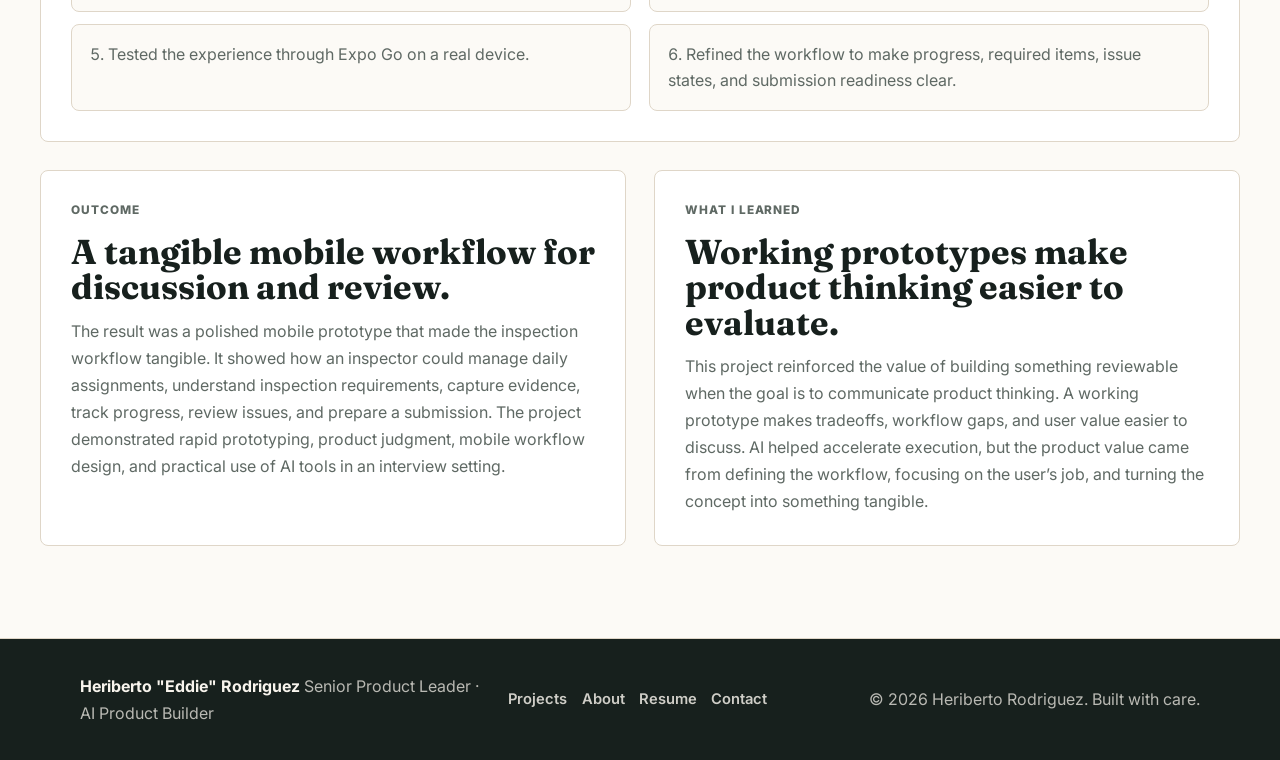
<file: projects/property-inspection-app.html>
<!DOCTYPE html>
<html lang="en">
  <head>
    <meta charset="UTF-8" />
    <meta name="viewport" content="width=device-width, initial-scale=1.0" />
    <meta
      name="description"
      content="Property Inspection App Prototype project detail by Heriberto Eddie Rodriguez."
    />
    <title>Property Inspection App Prototype | Heriberto Eddie Rodriguez</title>
    <link rel="preconnect" href="https://fonts.googleapis.com" />
    <link rel="preconnect" href="https://fonts.gstatic.com" crossorigin />
    <link
      href="https://fonts.googleapis.com/css2?family=Fraunces:opsz,wght@9..144,600..800&family=Inter:wght@400;500;600;700;800&display=swap"
      rel="stylesheet"
    />
    <link rel="stylesheet" href="../styles.css" />
  </head>
  <body>
    <a class="skip-link" href="#main">Skip to content</a>

    <header class="site-header" data-header>
      <nav class="nav shell" aria-label="Primary navigation">
        <a class="brand" href="../index.html#top" aria-label="Heriberto Eddie Rodriguez home">
          <span class="brand-mark">HR</span>
          <span>
            <strong>Heriberto &ldquo;Eddie&rdquo; Rodriguez</strong>
          </span>
        </a>
        <button class="nav-toggle" type="button" aria-expanded="false" aria-controls="nav-menu">
          <span class="sr-only">Open navigation</span>
          <span></span>
          <span></span>
          <span></span>
        </button>
        <div class="nav-links" id="nav-menu">
          <a href="../index.html#projects">Projects</a>
          <a href="../index.html#impact">Impact</a>
          <a href="../index.html#about">About</a>
          <a href="../index.html#resume">Resume</a>
          <a href="../index.html#contact">Contact</a>
        </div>
      </nav>
    </header>

    <main id="main" class="project-case-page">
      <section class="project-case-hero section-band">
        <div class="project-case-shell">
          <div class="project-case-intro">
            <div class="project-case-copy">
              <a class="back-link" href="../index.html">&larr; Back to portfolio</a>
              <p class="eyebrow">Mobile Prototype &middot; Field Workflow &middot; Interview Presentation</p>
              <h1>Property Inspection App Prototype</h1>
              <p class="hero-lede">
                An AI-assisted mobile prototype built for an interview presentation to demonstrate product thinking, workflow
                design, and rapid execution.
              </p>
              <p>
                I built a mobile property inspection app prototype as part of an interview process to demonstrate how quickly I
                could turn a product concept into a working, reviewable experience using modern AI development tools.
              </p>
              <p>
                The prototype focused on the field inspector workflow, helping users manage assigned jobs, capture inspection
                evidence, track checklist progress, and review issues before submission. The goal was to show product thinking
                beyond static wireframes by creating a functional mobile experience that could communicate workflow, interaction
                patterns, and user value in a realistic way.
              </p>
            </div>

            <div class="mobile-app-hero-gallery" aria-label="Property inspection app screen previews">
              <div class="phone-frame">
                <img
                  src="../assets/projects/property-inspection/property-jobs.png"
                  alt="Property Inspection App assigned jobs screen"
                />
              </div>
              <div class="phone-frame">
                <img
                  src="../assets/projects/property-inspection/property-detail.png"
                  alt="Property Inspection App job detail screen"
                />
              </div>
              <div class="phone-frame">
                <img
                  src="../assets/projects/property-inspection/property-capture.png"
                  alt="Property Inspection App photo capture checklist screen"
                />
              </div>
            </div>
          </div>

          <dl class="project-quick-summary" aria-label="Project summary">
            <div>
              <dt>Role</dt>
              <dd>Product thinking, workflow definition, prototype direction, and AI-assisted build process</dd>
            </div>
            <div>
              <dt>Tools</dt>
              <dd>Rork, Expo Go, Claude Code</dd>
            </div>
            <div>
              <dt>Outcome</dt>
              <dd>Polished mobile prototype with assigned jobs, checklists, capture, review, validation, and submission readiness</dd>
            </div>
          </dl>
        </div>
      </section>

      <section class="section">
        <div class="project-case-shell project-case-content">
          <div class="case-study-grid two-column">
            <article class="case-study-block">
              <p class="eyebrow">Problem</p>
              <h2>A static concept could not show the field workflow in motion.</h2>
              <p>
                A static presentation or wireframe can explain an idea, but it often fails to show how a field workflow actually
                feels in motion. For this interview exercise, I wanted to demonstrate how a property inspection concept could
                become a practical mobile experience that supported the inspector&rsquo;s real job to be done: know what inspections
                are assigned, understand what needs to be captured, complete required checklist items, and submit a clean review.
              </p>
            </article>

            <article class="case-study-block">
              <p class="eyebrow">My Role</p>
              <h2>Product thinking translated into a working prototype.</h2>
              <p>
                I led the product thinking, workflow definition, prototype direction, and AI-assisted build process. I focused on
                translating the inspection workflow into a mobile experience that could be reviewed, tested, and discussed like a
                real app rather than a static concept.
              </p>
            </article>
          </div>

          <section class="case-study-block">
            <p class="eyebrow">Prototype Experience</p>
            <h2>The core field inspector workflow.</h2>
            <div class="architecture-grid">
              <article><h3>Today&rsquo;s Jobs</h3><p>Inspectors can see assigned inspections, job status, inspection type, distance, and progress.</p></article>
              <article><h3>Job Detail</h3><p>Inspectors can open a job detail screen with property information, policyholder details, special notes, progress tracking, and a required checklist.</p></article>
              <article><h3>Capture</h3><p>The capture flow supports taking photos tied to checklist items, showing item progress, photo requirements, and completion percentage.</p></article>
              <article><h3>Review &amp; Submit</h3><p>The review flow summarizes completed and flagged checklist areas, estimated earnings, severity level, and submission readiness.</p></article>
              <article><h3>Validation Logic</h3><p>The prototype prevents submission when required review items are incomplete, making the workflow feel closer to a real operational tool.</p></article>
            </div>
          </section>

          <section class="case-study-block">
            <p class="eyebrow">Mobile Screens</p>
            <h2>A reviewable prototype, not just static wireframes.</h2>
            <div class="app-gallery-grid">
              <article class="app-gallery-card">
                <div class="phone-frame">
                  <img
                    src="../assets/projects/property-inspection/property-jobs.png"
                    alt="Property Inspection App today&rsquo;s jobs screen"
                    loading="lazy"
                  />
                </div>
                <h3>Today&rsquo;s Jobs</h3>
              </article>
              <article class="app-gallery-card">
                <div class="phone-frame">
                  <img
                    src="../assets/projects/property-inspection/property-detail.png"
                    alt="Property Inspection App job detail screen"
                    loading="lazy"
                  />
                </div>
                <h3>Job Detail</h3>
              </article>
              <article class="app-gallery-card">
                <div class="phone-frame">
                  <img
                    src="../assets/projects/property-inspection/property-capture.png"
                    alt="Property Inspection App capture checklist screen"
                    loading="lazy"
                  />
                </div>
                <h3>Capture</h3>
              </article>
              <article class="app-gallery-card">
                <div class="phone-frame">
                  <img
                    src="../assets/projects/property-inspection/property-review.png"
                    alt="Property Inspection App review and submit screen"
                    loading="lazy"
                  />
                </div>
                <h3>Review &amp; Submit</h3>
              </article>
            </div>
          </section>

          <section class="case-study-feature" aria-labelledby="property-ai-heading">
            <p class="eyebrow">How I Used AI</p>
            <h2 id="property-ai-heading">AI accelerated the move from product concept to working prototype.</h2>
            <div class="ai-use-grid">
              <article><h3>Rork</h3><p>Used Rork to accelerate the initial mobile app structure and interface generation.</p></article>
              <article><h3>Expo Go</h3><p>Used Expo Go to test the prototype on a real mobile device, making the experience easier to evaluate like an actual app instead of a static design.</p></article>
              <article><h3>Claude Code</h3><p>Used Claude Code to support iterative refinement, cleanup, and workflow improvements.</p></article>
              <article><h3>Product review</h3><p>Used the working prototype to evaluate workflow clarity, screen transitions, hierarchy, and whether the experience communicated the product concept effectively.</p></article>
            </div>
          </section>

          <section class="case-study-block process-section">
            <p class="eyebrow">Process</p>
            <h2>From field job to mobile prototype.</h2>
            <ol class="process-list">
              <li>Started with the field inspector job to be done.</li>
              <li>Defined the core workflow from assigned jobs to job detail, capture, review, and submission.</li>
              <li>Built a mobile prototype instead of relying only on static wireframes.</li>
              <li>Used AI-assisted tools to accelerate interface generation and iteration.</li>
              <li>Tested the experience through Expo Go on a real device.</li>
              <li>Refined the workflow to make progress, required items, issue states, and submission readiness clear.</li>
            </ol>
          </section>

          <div class="case-study-grid two-column">
            <article class="case-study-block">
              <p class="eyebrow">Outcome</p>
              <h2>A tangible mobile workflow for discussion and review.</h2>
              <p>
                The result was a polished mobile prototype that made the inspection workflow tangible. It showed how an inspector
                could manage daily assignments, understand inspection requirements, capture evidence, track progress, review
                issues, and prepare a submission. The project demonstrated rapid prototyping, product judgment, mobile workflow
                design, and practical use of AI tools in an interview setting.
              </p>
            </article>

            <article class="case-study-block">
              <p class="eyebrow">What I Learned</p>
              <h2>Working prototypes make product thinking easier to evaluate.</h2>
              <p>
                This project reinforced the value of building something reviewable when the goal is to communicate product
                thinking. A working prototype makes tradeoffs, workflow gaps, and user value easier to discuss. AI helped
                accelerate execution, but the product value came from defining the workflow, focusing on the user&rsquo;s job, and
                turning the concept into something tangible.
              </p>
            </article>
          </div>
        </div>
      </section>
    </main>

    <footer class="site-footer">
      <div class="shell footer-grid">
        <div>
          <strong>Heriberto "Eddie" Rodriguez</strong>
          <span>Senior Product Leader &middot; AI Product Builder</span>
        </div>
        <div class="footer-links">
          <a href="../index.html#projects">Projects</a>
          <a href="../index.html#about">About</a>
          <a href="../index.html#resume">Resume</a>
          <a href="../index.html#contact">Contact</a>
        </div>
        <p>&copy; <span data-year>2026</span> Heriberto Rodriguez. Built with care.</p>
      </div>
    </footer>

    <script src="../script.js"></script>
  </body>
</html>
</file>
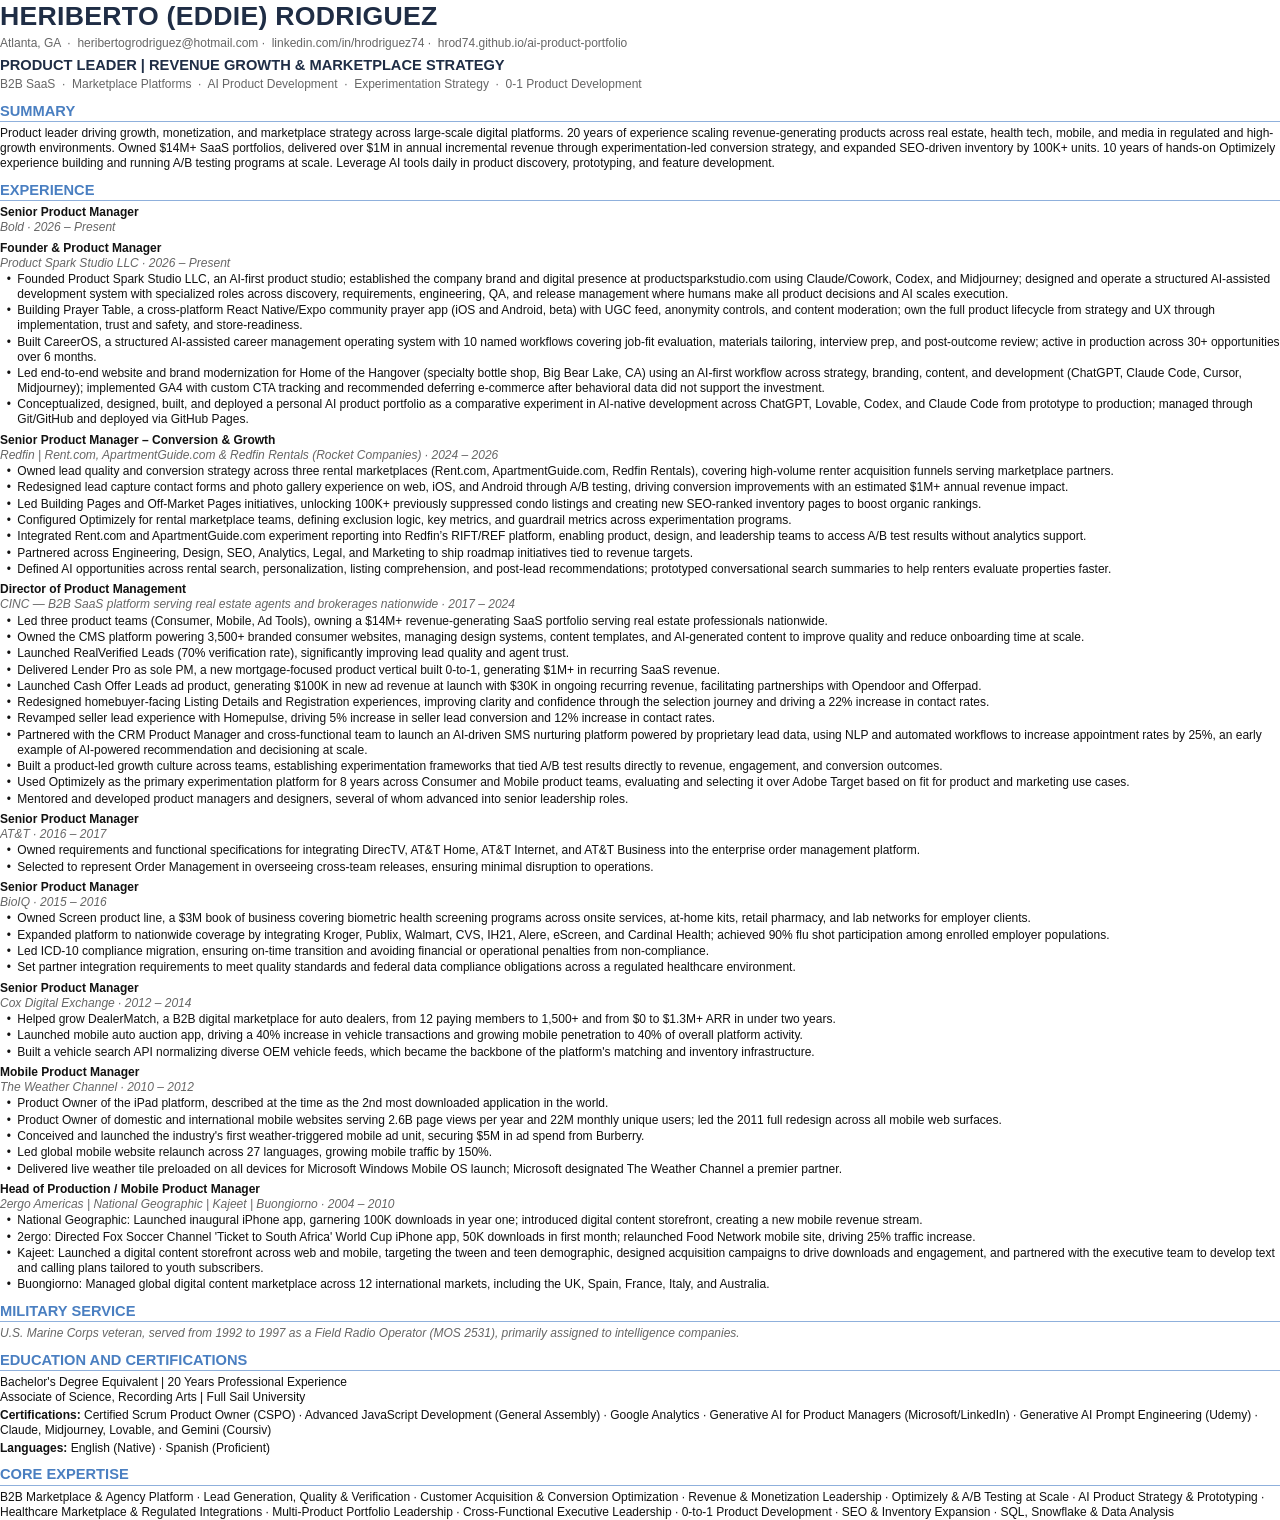
<file: assets/resume/resume_pdf_source.html>
<!DOCTYPE html>
<html lang="en">
<head>
<meta charset="UTF-8" />
<title>Heriberto Rodriguez – Resume</title>
<meta name="author" content="Heriberto Rodriguez" />
<style>
  @page { size: Letter; margin: 0.45in 0.55in; }
  body { font-family: "Helvetica Neue", Helvetica, Arial, sans-serif; font-size: 9pt; line-height: 1.25; color: #111; margin: 0; }
  h1 { font-size: 20pt; font-weight: 700; color: #1f2d45; margin: 0; letter-spacing: 0.01em; }
  .contact { margin: 2pt 0 4pt; color: #666; font-size: 9pt; }
  .contact a { color: inherit; text-decoration: none; }
  .headline { font-weight: 700; font-size: 11pt; color: #1f2d45; margin: 0; }
  .tags { font-size: 9pt; color: #666; margin: 2pt 0 0; }
  p { margin: 0; }
  h2 { font-size: 11pt; font-weight: 700; color: #4a7fc1; border-bottom: 0.8pt solid #8fb0dc; padding-bottom: 1pt; margin: 7pt 0 3pt; }
  .role { margin: 0 0 4pt; break-inside: avoid; }
  .role-title { font-weight: 700; }
  .meta { font-style: italic; color: #666; margin: 0 0 1pt; }
  ul { margin: 1pt 0 0; padding-left: 13pt; list-style: none; }
  li { margin: 0 0 1pt; position: relative; }
  li::before { content: "\2022"; position: absolute; left: -8pt; }
  .stack p { margin: 0 0 1pt; }
</style>
</head>
<body>
  <h1>HERIBERTO (EDDIE) RODRIGUEZ</h1>
  <div class="contact">Atlanta, GA &nbsp;·&nbsp; <a href="mailto:heribertogrodriguez@hotmail.com">heribertogrodriguez@hotmail.com</a>&nbsp;·&nbsp; <a href="https://www.linkedin.com/in/hrodriguez74/">linkedin.com/in/hrodriguez74</a>&nbsp;·&nbsp; <a href="https://hrod74.github.io/ai-product-portfolio">hrod74.github.io/ai-product-portfolio</a></div>
  <p class="headline">PRODUCT LEADER | REVENUE GROWTH &amp; MARKETPLACE STRATEGY</p>
  <div class="tags">B2B SaaS &nbsp;·&nbsp; Marketplace Platforms &nbsp;·&nbsp; AI Product Development &nbsp;·&nbsp; Experimentation Strategy &nbsp;·&nbsp; 0-1 Product Development</div>

  <h2>SUMMARY</h2>
  <p>Product leader driving growth, monetization, and marketplace strategy across large-scale digital platforms. 20 years of experience scaling revenue-generating products across real estate, health tech, mobile, and media in regulated and high-growth environments. Owned $14M+ SaaS portfolios, delivered over $1M in annual incremental revenue through experimentation-led conversion strategy, and expanded SEO-driven inventory by 100K+ units. 10 years of hands-on Optimizely experience building and running A/B testing programs at scale. Leverage AI tools daily in product discovery, prototyping, and feature development.</p>

  <h2>EXPERIENCE</h2>

  <div class="role">
    <div class="role-title">Senior Product Manager</div>
    <div class="meta">Bold · 2026 – Present</div>
  </div>

  <div class="role">
    <div class="role-title">Founder &amp; Product Manager</div>
    <div class="meta">Product Spark Studio LLC · 2026 – Present</div>
    <ul>
      <li>Founded Product Spark Studio LLC, an AI-first product studio; established the company brand and digital presence at productsparkstudio.com using Claude/Cowork, Codex, and Midjourney; designed and operate a structured AI-assisted development system with specialized roles across discovery, requirements, engineering, QA, and release management where humans make all product decisions and AI scales execution.</li>
      <li>Building Prayer Table, a cross-platform React Native/Expo community prayer app (iOS and Android, beta) with UGC feed, anonymity controls, and content moderation; own the full product lifecycle from strategy and UX through implementation, trust and safety, and store-readiness.</li>
      <li>Built CareerOS, a structured AI-assisted career management operating system with 10 named workflows covering job-fit evaluation, materials tailoring, interview prep, and post-outcome review; active in production across 30+ opportunities over 6 months.</li>
      <li>Led end-to-end website and brand modernization for Home of the Hangover (specialty bottle shop, Big Bear Lake, CA) using an AI-first workflow across strategy, branding, content, and development (ChatGPT, Claude Code, Cursor, Midjourney); implemented GA4 with custom CTA tracking and recommended deferring e-commerce after behavioral data did not support the investment.</li>
      <li>Conceptualized, designed, built, and deployed a personal AI product portfolio as a comparative experiment in AI-native development across ChatGPT, Lovable, Codex, and Claude Code from prototype to production; managed through Git/GitHub and deployed via GitHub Pages.</li>
    </ul>
  </div>

  <div class="role">
    <div class="role-title">Senior Product Manager – Conversion &amp; Growth</div>
    <div class="meta">Redfin | Rent.com, ApartmentGuide.com &amp; Redfin Rentals (Rocket Companies) · 2024 – 2026</div>
    <ul>
      <li>Owned lead quality and conversion strategy across three rental marketplaces (Rent.com, ApartmentGuide.com, Redfin Rentals), covering high-volume renter acquisition funnels serving marketplace partners.</li>
      <li>Redesigned lead capture contact forms and photo gallery experience on web, iOS, and Android through A/B testing, driving conversion improvements with an estimated $1M+ annual revenue impact.</li>
      <li>Led Building Pages and Off-Market Pages initiatives, unlocking 100K+ previously suppressed condo listings and creating new SEO-ranked inventory pages to boost organic rankings.</li>
      <li>Configured Optimizely for rental marketplace teams, defining exclusion logic, key metrics, and guardrail metrics across experimentation programs.</li>
      <li>Integrated Rent.com and ApartmentGuide.com experiment reporting into Redfin’s RIFT/REF platform, enabling product, design, and leadership teams to access A/B test results without analytics support.</li>
      <li>Partnered across Engineering, Design, SEO, Analytics, Legal, and Marketing to ship roadmap initiatives tied to revenue targets.</li>
      <li>Defined AI opportunities across rental search, personalization, listing comprehension, and post-lead recommendations; prototyped conversational search summaries to help renters evaluate properties faster.</li>
    </ul>
  </div>

  <div class="role">
    <div class="role-title">Director of Product Management</div>
    <div class="meta">CINC — B2B SaaS platform serving real estate agents and brokerages nationwide · 2017 – 2024</div>
    <ul>
      <li>Led three product teams (Consumer, Mobile, Ad Tools), owning a $14M+ revenue-generating SaaS portfolio serving real estate professionals nationwide.</li>
      <li>Owned the CMS platform powering 3,500+ branded consumer websites, managing design systems, content templates, and AI-generated content to improve quality and reduce onboarding time at scale.</li>
      <li>Launched RealVerified Leads (70% verification rate), significantly improving lead quality and agent trust.</li>
      <li>Delivered Lender Pro as sole PM, a new mortgage-focused product vertical built 0-to-1, generating $1M+ in recurring SaaS revenue.</li>
      <li>Launched Cash Offer Leads ad product, generating $100K in new ad revenue at launch with $30K in ongoing recurring revenue, facilitating partnerships with Opendoor and Offerpad.</li>
      <li>Redesigned homebuyer-facing Listing Details and Registration experiences, improving clarity and confidence through the selection journey and driving a 22% increase in contact rates.</li>
      <li>Revamped seller lead experience with Homepulse, driving 5% increase in seller lead conversion and 12% increase in contact rates.</li>
      <li>Partnered with the CRM Product Manager and cross-functional team to launch an AI-driven SMS nurturing platform powered by proprietary lead data, using NLP and automated workflows to increase appointment rates by 25%, an early example of AI-powered recommendation and decisioning at scale.</li>
      <li>Built a product-led growth culture across teams, establishing experimentation frameworks that tied A/B test results directly to revenue, engagement, and conversion outcomes.</li>
      <li>Used Optimizely as the primary experimentation platform for 8 years across Consumer and Mobile product teams, evaluating and selecting it over Adobe Target based on fit for product and marketing use cases.</li>
      <li>Mentored and developed product managers and designers, several of whom advanced into senior leadership roles.</li>
    </ul>
  </div>

  <div class="role">
    <div class="role-title">Senior Product Manager</div>
    <div class="meta">AT&amp;T · 2016 – 2017</div>
    <ul>
      <li>Owned requirements and functional specifications for integrating DirecTV, AT&amp;T Home, AT&amp;T Internet, and AT&amp;T Business into the enterprise order management platform.</li>
      <li>Selected to represent Order Management in overseeing cross-team releases, ensuring minimal disruption to operations.</li>
    </ul>
  </div>
  <div class="role">
    <div class="role-title">Senior Product Manager</div>
    <div class="meta">BioIQ · 2015 – 2016</div>
    <ul>
      <li>Owned Screen product line, a $3M book of business covering biometric health screening programs across onsite services, at-home kits, retail pharmacy, and lab networks for employer clients.</li>
      <li>Expanded platform to nationwide coverage by integrating Kroger, Publix, Walmart, CVS, IH21, Alere, eScreen, and Cardinal Health; achieved 90% flu shot participation among enrolled employer populations.</li>
      <li>Led ICD-10 compliance migration, ensuring on-time transition and avoiding financial or operational penalties from non-compliance.</li>
      <li>Set partner integration requirements to meet quality standards and federal data compliance obligations across a regulated healthcare environment.</li>
    </ul>
  </div>
  <div class="role">
    <div class="role-title">Senior Product Manager</div>
    <div class="meta">Cox Digital Exchange · 2012 – 2014</div>
    <ul>
      <li>Helped grow DealerMatch, a B2B digital marketplace for auto dealers, from 12 paying members to 1,500+ and from $0 to $1.3M+ ARR in under two years.</li>
      <li>Launched mobile auto auction app, driving a 40% increase in vehicle transactions and growing mobile penetration to 40% of overall platform activity.</li>
      <li>Built a vehicle search API normalizing diverse OEM vehicle feeds, which became the backbone of the platform's matching and inventory infrastructure.</li>
    </ul>
  </div>
  <div class="role">
    <div class="role-title">Mobile Product Manager</div>
    <div class="meta">The Weather Channel · 2010 – 2012</div>
    <ul>
      <li>Product Owner of the iPad platform, described at the time as the 2nd most downloaded application in the world.</li>
      <li>Product Owner of domestic and international mobile websites serving 2.6B page views per year and 22M monthly unique users; led the 2011 full redesign across all mobile web surfaces.</li>
      <li>Conceived and launched the industry's first weather-triggered mobile ad unit, securing $5M in ad spend from Burberry.</li>
      <li>Led global mobile website relaunch across 27 languages, growing mobile traffic by 150%.</li>
      <li>Delivered live weather tile preloaded on all devices for Microsoft Windows Mobile OS launch; Microsoft designated The Weather Channel a premier partner.</li>
    </ul>
  </div>
  <div class="role">
    <div class="role-title">Head of Production / Mobile Product Manager</div>
    <div class="meta">2ergo Americas | National Geographic | Kajeet | Buongiorno · 2004 – 2010</div>
    <ul>
      <li>National Geographic: Launched inaugural iPhone app, garnering 100K downloads in year one; introduced digital content storefront, creating a new mobile revenue stream.</li>
      <li>2ergo: Directed Fox Soccer Channel 'Ticket to South Africa' World Cup iPhone app, 50K downloads in first month; relaunched Food Network mobile site, driving 25% traffic increase.</li>
      <li>Kajeet: Launched a digital content storefront across web and mobile, targeting the tween and teen demographic, designed acquisition campaigns to drive downloads and engagement, and partnered with the executive team to develop text and calling plans tailored to youth subscribers.</li>
      <li>Buongiorno: Managed global digital content marketplace across 12 international markets, including the UK, Spain, France, Italy, and Australia.</li>
    </ul>
  </div>

  <h2>MILITARY SERVICE</h2>
  <p class="meta">U.S. Marine Corps veteran, served from 1992 to 1997 as a Field Radio Operator (MOS 2531), primarily assigned to intelligence companies.</p>

  <h2>EDUCATION AND CERTIFICATIONS</h2>
  <p>Bachelor's Degree Equivalent | 20 Years Professional Experience</p>
  <p>Associate of Science, Recording Arts | Full Sail University</p>
  <p style="margin-top:2pt"><b>Certifications:</b> Certified Scrum Product Owner (CSPO) · Advanced JavaScript Development (General Assembly) · Google Analytics · Generative AI for Product Managers (Microsoft/LinkedIn) · Generative AI Prompt Engineering (Udemy) · Claude, Midjourney, Lovable, and Gemini (Coursiv)</p>
  <p style="margin-top:2pt"><b>Languages:</b> English (Native) · Spanish (Proficient)</p>

  <h2>CORE EXPERTISE</h2>
  <p>B2B Marketplace &amp; Agency Platform · Lead Generation, Quality &amp; Verification · Customer Acquisition &amp; Conversion Optimization · Revenue &amp; Monetization Leadership · Optimizely &amp; A/B Testing at Scale · AI Product Strategy &amp; Prototyping · Healthcare Marketplace &amp; Regulated Integrations · Multi-Product Portfolio Leadership · Cross-Functional Executive Leadership · 0-to-1 Product Development · SEO &amp; Inventory Expansion · SQL, Snowflake &amp; Data Analysis</p>
</body>
</html>
</file>
<file: styles.css>
:root {
  --ink: #17201d;
  --muted: #5f6964;
  --paper: #f8f4ed;
  --paper-soft: #fcfaf6;
  --line: #dfd6c8;
  --forest: #24453a;
  --brick: #b2563d;
  --gold: #d89b39;
  --sky: #7aa6b2;
  --white: #ffffff;
  --shadow: 0 24px 60px rgba(23, 32, 29, 0.12);
  --radius: 8px;
  --font-sans: Inter, system-ui, -apple-system, BlinkMacSystemFont, "Segoe UI", sans-serif;
  --font-display: Fraunces, Georgia, serif;
}

* {
  box-sizing: border-box;
}

html {
  scroll-behavior: smooth;
}

body {
  margin: 0;
  color: var(--ink);
  background: var(--paper-soft);
  font-family: var(--font-sans);
  font-size: 16px;
  line-height: 1.68;
  text-rendering: optimizeLegibility;
}

img {
  display: block;
  max-width: 100%;
}

a {
  color: inherit;
  text-decoration: none;
}

code {
  border: 1px solid var(--line);
  border-radius: 6px;
  background: rgba(255, 255, 255, 0.72);
  padding: 0.1rem 0.32rem;
  font-family: ui-monospace, SFMono-Regular, Menlo, Consolas, monospace;
  font-size: 0.92em;
}

.shell {
  width: min(1120px, calc(100% - 40px));
  margin: 0 auto;
}

.skip-link {
  position: absolute;
  left: 16px;
  top: -48px;
  z-index: 20;
  border-radius: 6px;
  background: var(--ink);
  color: var(--white);
  padding: 0.7rem 1rem;
  transition: top 160ms ease;
}

.skip-link:focus {
  top: 16px;
}

.site-header {
  position: sticky;
  top: 0;
  z-index: 10;
  border-bottom: 1px solid rgba(223, 214, 200, 0.85);
  background: rgba(252, 250, 246, 0.88);
  backdrop-filter: blur(18px);
}

.nav {
  display: flex;
  min-height: 76px;
  align-items: center;
  justify-content: space-between;
  gap: 1.5rem;
}

.brand {
  display: inline-flex;
  align-items: center;
  gap: 0.85rem;
}

.brand-mark {
  display: grid;
  width: 44px;
  height: 44px;
  place-items: center;
  border-radius: 50%;
  background: var(--forest);
  color: var(--paper-soft);
  font-weight: 800;
  letter-spacing: 0;
}

.brand strong,
.brand small {
  display: block;
}

.brand strong {
  font-size: 0.96rem;
  font-weight: 700;
  letter-spacing: 0;
}

.brand small {
  color: var(--muted);
  font-size: 0.76rem;
  font-weight: 500;
}

.nav-links {
  display: flex;
  align-items: center;
  gap: 1.15rem;
  color: var(--muted);
  font-size: 0.9rem;
  font-weight: 600;
}

.nav-links a {
  border-bottom: 2px solid transparent;
  padding: 0.35rem 0;
}

.nav-links a:hover,
.nav-links a:focus-visible {
  border-color: var(--brick);
  color: var(--ink);
}

.nav-toggle {
  display: none;
  width: 42px;
  height: 42px;
  place-items: center;
  border: 1px solid var(--line);
  border-radius: var(--radius);
  background: var(--white);
  cursor: pointer;
}

.nav-toggle span:not(.sr-only) {
  display: block;
  width: 18px;
  height: 2px;
  margin: 3px auto;
  background: var(--ink);
}

.sr-only {
  position: absolute;
  width: 1px;
  height: 1px;
  overflow: hidden;
  clip: rect(0, 0, 0, 0);
  white-space: nowrap;
}

.section,
.section-band {
  padding: 92px 0;
}

.section-band {
  background: var(--paper);
}

.section-muted {
  background: #eef3ef;
}

.hero {
  padding-top: 52px;
  padding-bottom: 42px;
}

.hero-grid,
.split-grid,
.resume-grid,
.contact-grid {
  display: grid;
  grid-template-columns: minmax(0, 1.12fr) minmax(320px, 0.88fr);
  align-items: center;
  gap: 58px;
}

.eyebrow,
.tag {
  margin: 0 0 0.8rem;
  color: var(--brick);
  font-size: 0.74rem;
  font-weight: 800;
  letter-spacing: 0.08em;
  text-transform: uppercase;
}

h1,
h2,
h3,
p {
  margin-top: 0;
}

h1,
h2 {
  font-family: var(--font-display);
  line-height: 1.02;
}

h1 {
  max-width: 760px;
  margin-bottom: 1.35rem;
  font-size: clamp(3rem, 5vw, 4.65rem);
  font-weight: 700;
  letter-spacing: 0;
}

h2 {
  margin-bottom: 1rem;
  font-size: clamp(2.12rem, 3.9vw, 3.72rem);
  font-weight: 700;
  letter-spacing: 0;
}

h3 {
  margin-bottom: 0.65rem;
  font-size: 1.08rem;
  line-height: 1.28;
  font-weight: 700;
  letter-spacing: 0;
}

.hero-lede,
.section-heading p,
.prose p,
.resume-grid p,
.contact-grid p {
  color: var(--muted);
  font-size: 1.06rem;
  line-height: 1.72;
}

.hero-lede {
  max-width: 680px;
  margin-bottom: 1.8rem;
}

.hero-actions {
  display: flex;
  flex-wrap: wrap;
  gap: 0.8rem;
}

.status-banner {
  display: flex;
  flex-direction: column;
  align-items: stretch;
  gap: 18px;
  max-width: 720px;
  border: 1px solid rgba(178, 86, 61, 0.28);
  border-left: 4px solid var(--brick);
  border-radius: var(--radius);
  background: rgba(255, 255, 255, 0.74);
  margin-top: 1.35rem;
  padding: 16px 18px;
}

.status-banner p {
  display: flex;
  align-items: center;
  gap: 0.55rem;
  margin: 0 0 0.3rem;
  color: var(--forest);
  font-size: 0.88rem;
  font-weight: 800;
}

.status-banner p span {
  flex: 0 0 auto;
  width: 0.6rem;
  height: 0.6rem;
  border: 2px solid rgba(36, 69, 58, 0.28);
  border-radius: 999px;
  background: var(--brick);
}

.status-banner .status-supporting {
  display: block;
  color: var(--ink);
  font-size: 0.98rem;
  font-weight: 400;
  line-height: 1.45;
}

.status-actions {
  display: flex;
  flex: 0 0 auto;
  flex-wrap: wrap;
  gap: 0.65rem;
}

.status-actions a {
  border: 1px solid var(--line);
  border-radius: var(--radius);
  background: var(--paper-soft);
  color: var(--forest);
  padding: 0.52rem 0.72rem;
  font-size: 0.86rem;
  font-weight: 800;
  line-height: 1.2;
}

.status-actions a:hover {
  border-color: rgba(178, 86, 61, 0.45);
  color: var(--brick);
}

.status-actions a:focus-visible {
  outline: 2px solid var(--brick);
  outline-offset: 4px;
}

.button {
  display: inline-flex;
  min-height: 46px;
  align-items: center;
  justify-content: center;
  border-radius: var(--radius);
  padding: 0.72rem 1.05rem;
  font-size: 0.92rem;
  font-weight: 700;
  letter-spacing: 0;
}

.button-primary {
  background: var(--forest);
  color: var(--white);
}

.button-secondary {
  border: 1px solid var(--line);
  background: var(--white);
}

.button-text {
  color: var(--forest);
  padding-inline: 0.35rem;
}

.hero-panel {
  display: grid;
  gap: 16px;
  align-self: center;
}

.hero-portrait,
.signal-card,
.project-card,
.resume-card,
.contact-card,
.recommendation-card,
.impact-grid article,
.interest-grid article,
.work-grid article {
  border: 1px solid var(--line);
  border-radius: var(--radius);
  background: var(--white);
}

.hero-portrait {
  position: relative;
  overflow: hidden;
  margin: 0;
  padding: 10px;
  box-shadow: 0 18px 42px rgba(23, 32, 29, 0.1);
}

.hero-portrait img {
  width: 100%;
  aspect-ratio: 4 / 5;
  border-radius: 6px;
  object-fit: cover;
  object-position: 50% 32%;
}

.hero-portrait figcaption {
  margin: 0;
  padding: 15px 6px 4px;
  color: var(--muted);
  font-size: 0.96rem;
  line-height: 1.62;
}

.signal-card {
  padding: 24px;
}

.signal-card span {
  display: block;
  margin-bottom: 0.45rem;
  color: var(--brick);
  font-size: 0.74rem;
  font-weight: 500;
  letter-spacing: 0.08em;
  text-transform: uppercase;
}

.signal-card p {
  display: block;
  margin: 0;
  line-height: 1.45;
  font-weight: 400;
}

.credibility {
  border-block: 1px solid var(--line);
  background: linear-gradient(180deg, rgba(255, 255, 255, 0.88), rgba(252, 250, 246, 0.96));
  padding: 20px 0;
}

.credibility-band {
  display: flex;
  align-items: center;
  gap: 18px;
  border: 1px solid rgba(223, 214, 200, 0.9);
  border-radius: var(--radius);
  background: rgba(255, 255, 255, 0.72);
  padding: 14px 16px;
}

.credibility-band p {
  flex: 0 0 auto;
  margin: 0;
  color: var(--brick);
  font-size: 0.74rem;
  font-weight: 800;
  letter-spacing: 0.08em;
  text-transform: uppercase;
}

.credibility-list {
  display: flex;
  flex-wrap: wrap;
  gap: 0.72rem;
}

.credibility-list span {
  display: inline-flex;
  align-items: center;
  gap: 0.48rem;
  border: 1px solid var(--line);
  border-radius: 999px;
  background: var(--paper-soft);
  color: var(--ink);
  padding: 0.54rem 0.84rem;
  font-size: 0.88rem;
  font-weight: 750;
  line-height: 1.2;
}

.credibility-list span::before {
  content: "";
  flex: 0 0 auto;
  width: 0.42rem;
  height: 0.42rem;
  border-radius: 999px;
  background: var(--brick);
}

.section-heading {
  max-width: 1040px;
  margin-bottom: 36px;
}

.section-heading.compact {
  max-width: 700px;
}

.section-heading.compact.wide-title-row {
  grid-column: 1 / -1;
  width: 100%;
  max-width: 1120px;
}

.section-heading.compact.wide-title-row h2 {
  width: 100%;
  max-width: 1120px;
}

.project-grid {
  display: grid;
  grid-template-columns: repeat(2, minmax(0, 1fr));
  gap: 22px;
}

.project-card {
  display: block;
  color: inherit;
  overflow: hidden;
  transition: transform 180ms ease, box-shadow 180ms ease;
}

.project-card:hover,
.project-card:focus-visible {
  transform: translateY(-4px);
  box-shadow: var(--shadow);
}

.project-card:focus-visible {
  outline: 3px solid rgba(178, 86, 61, 0.32);
  outline-offset: 4px;
}

.project-card img {
  width: 100%;
  aspect-ratio: 16 / 9;
  object-fit: cover;
  border-bottom: 1px solid var(--line);
}

.project-card-thumbnail-top {
  object-position: top center;
}

.project-card-thumbnail-center {
  object-position: center;
}

.project-card-phone-thumbnail {
  object-position: top center;
}

.project-content {
  padding: 24px;
}

.project-content p:not(.tag),
.impact-grid span,
.interest-grid p,
.work-grid p,
.resume-card p,
.contact-card p {
  color: var(--muted);
}

dl {
  display: grid;
  gap: 0.6rem;
  margin: 1.2rem 0 0;
}

dl div {
  display: grid;
  grid-template-columns: 76px 1fr;
  gap: 0.75rem;
}

dt {
  color: var(--ink);
  font-size: 0.72rem;
  font-weight: 800;
  letter-spacing: 0.07em;
  text-transform: uppercase;
}

dd {
  margin: 0;
  color: var(--muted);
}

.impact-grid {
  display: grid;
  grid-template-columns: repeat(4, minmax(0, 1fr));
  gap: 18px;
}

.impact-shell {
  width: min(1200px, calc(100% - 40px));
}

.impact-intro {
  display: grid;
  grid-template-columns: minmax(0, 1.55fr) minmax(280px, 0.75fr);
  align-items: end;
  gap: 48px;
  margin-bottom: 36px;
}

.impact-heading h2 {
  margin-bottom: 0;
}

.impact-support {
  margin: 0 0 0.35rem;
  color: var(--muted);
  font-size: 1.05rem;
  line-height: 1.72;
}

.impact-grid article {
  padding: 24px;
}

.impact-grid strong {
  display: block;
  margin-bottom: 0.55rem;
  color: var(--forest);
  font-family: var(--font-display);
  font-size: 3rem;
  font-weight: 700;
  line-height: 1;
}

.impact-grid .impact-phrase {
  font-size: 2.25rem;
  white-space: nowrap;
}

.split-grid {
  align-items: start;
}

.about-grid {
  grid-template-columns: minmax(0, 1fr) minmax(340px, 0.72fr);
  align-items: start;
  gap: 34px 58px;
}

.about-heading {
  grid-column: 1 / -1;
  max-width: 1040px;
}

.about-heading h2 {
  margin-bottom: 0;
  max-width: 1000px;
}

.about-copy {
  max-width: 760px;
}

.about-copy .prose {
  margin-top: 0;
}

.about-visual {
  justify-self: end;
  margin: 0;
  border: 1px solid var(--line);
  border-radius: var(--radius);
  background: var(--white);
  padding: 10px;
}

.about-visual img {
  width: 100%;
  border-radius: 6px;
  object-fit: contain;
}

.about-visual figcaption {
  margin: 0;
  padding: 14px 6px 4px;
  color: var(--muted);
  font-size: 0.95rem;
  line-height: 1.58;
}

.prose p {
  margin-bottom: 1rem;
}

.interest-grid,
.work-grid {
  display: grid;
  grid-template-columns: repeat(3, minmax(0, 1fr));
  gap: 18px;
}

.interest-grid article,
.work-grid article {
  padding: 24px;
}

.work-grid article {
  min-height: 224px;
}

.work-grid span {
  display: inline-flex;
  margin-bottom: 1rem;
  color: var(--brick);
  font-weight: 800;
  letter-spacing: 0.04em;
}

.recommendation-grid {
  display: grid;
  grid-template-columns: repeat(3, minmax(0, 1fr));
  gap: 18px;
}

.recommendation-card {
  display: grid;
  align-content: start;
  gap: 16px;
  padding: 24px;
}

.recommendation-person {
  display: grid;
  grid-template-columns: 46px minmax(0, 1fr);
  align-items: center;
  gap: 12px;
}

.recommendation-avatar {
  display: inline-flex;
  width: 46px;
  height: 46px;
  align-items: center;
  justify-content: center;
  border: 1px solid rgba(178, 86, 61, 0.28);
  border-radius: 999px;
  background: var(--forest);
  color: var(--paper-soft);
  font-size: 0.78rem;
  font-weight: 800;
  letter-spacing: 0.05em;
}

.recommendation-person h3 {
  margin: 0 0 0.1rem;
}

.recommendation-person p {
  margin: 0;
  color: var(--muted);
  font-size: 0.92rem;
  line-height: 1.45;
}

.recommendation-preview {
  margin: 0;
  color: var(--ink);
  font-family: var(--font-display);
  font-size: 1.16rem;
  font-weight: 650;
  line-height: 1.35;
}

.recommendation-full {
  animation: recommendationReveal 180ms ease;
}

.recommendation-card blockquote {
  margin: 0;
}

.recommendation-card blockquote p {
  color: var(--muted);
  font-size: 0.98rem;
  line-height: 1.68;
}

.recommendation-card blockquote p:last-child {
  margin-bottom: 0;
}

.recommendation-actions {
  display: flex;
  flex-wrap: wrap;
  align-items: center;
  gap: 0.7rem 1rem;
  margin-top: 0.1rem;
}

.recommendation-toggle,
.recommendation-actions a {
  color: var(--forest);
  font-family: var(--font-sans);
  font-size: 0.9rem;
  font-weight: 800;
  line-height: 1.2;
}

.recommendation-toggle {
  border: 0;
  background: transparent;
  padding: 0;
  cursor: pointer;
}

.recommendation-toggle:hover,
.recommendation-actions a:hover {
  color: var(--brick);
  text-decoration: underline;
  text-underline-offset: 0.22em;
}

.recommendation-toggle:focus-visible,
.recommendation-actions a:focus-visible {
  border-radius: 4px;
  outline: 2px solid var(--brick);
  outline-offset: 4px;
}

.recommendation-section-cta {
  display: flex;
  justify-content: center;
  margin-top: 26px;
}

@keyframes recommendationReveal {
  from {
    opacity: 0;
    transform: translateY(-4px);
  }

  to {
    opacity: 1;
    transform: translateY(0);
  }
}

.resume-grid {
  align-items: stretch;
}

.resume-card {
  padding: 24px;
}

.resume-actions {
  display: flex;
  flex-wrap: wrap;
  gap: 0.75rem;
  margin-top: 1.1rem;
}

.resume-card img {
  margin-bottom: 20px;
  border: 1px solid var(--line);
  border-radius: 6px;
}

.resume-shell {
  width: min(1180px, calc(100% - 40px));
  margin: 0 auto;
}

.resume-hero {
  padding: 72px 0 54px;
}

.resume-title {
  margin: -0.7rem 0 1.2rem;
  color: var(--brick);
  font-size: 1.05rem;
  font-weight: 800;
}

.resume-top-actions {
  display: flex;
  flex-wrap: wrap;
  gap: 0.75rem;
  margin-top: 1.45rem;
}

.resume-page-section {
  background: var(--paper-soft);
}

.resume-layout {
  display: grid;
  grid-template-columns: 280px minmax(0, 1fr);
  align-items: start;
  gap: 28px;
}

.resume-sidebar {
  position: sticky;
  top: 104px;
  display: grid;
  gap: 16px;
}

.resume-side-card,
.resume-section-card {
  border: 1px solid var(--line);
  border-radius: var(--radius);
  background: var(--white);
}

.resume-side-card {
  padding: 20px;
}

.resume-side-card h2 {
  margin-bottom: 0.8rem;
  font-family: var(--font-sans);
  font-size: 0.96rem;
  line-height: 1.2;
}

.resume-side-card p,
.resume-side-card a {
  color: var(--muted);
  font-size: 0.92rem;
  line-height: 1.55;
}

.resume-side-card a {
  display: block;
  overflow-wrap: anywhere;
}

.resume-anchor-list {
  display: grid;
  gap: 0.45rem;
}

.resume-anchor-list a {
  border-bottom: 1px solid rgba(223, 214, 200, 0.75);
  padding-bottom: 0.45rem;
  color: var(--forest);
  font-weight: 700;
}

.resume-main {
  display: grid;
  gap: 20px;
}

.resume-section-card {
  padding: 30px;
}

.resume-section-card h2 {
  max-width: 860px;
  font-size: clamp(1.75rem, 2.8vw, 2.7rem);
}

.resume-section-card p,
.resume-section-card li {
  color: var(--muted);
}

.resume-card-grid {
  display: grid;
  grid-template-columns: repeat(2, minmax(0, 1fr));
  gap: 14px;
}

.resume-card-grid article,
.resume-impact-list div {
  border: 1px solid var(--line);
  border-radius: var(--radius);
  background: var(--paper-soft);
  padding: 18px;
}

.resume-card-grid h3 {
  margin-bottom: 0.45rem;
}

.resume-card-grid p {
  margin: 0;
}

.resume-impact-list {
  display: grid;
  grid-template-columns: repeat(2, minmax(0, 1fr));
  gap: 14px;
}

.resume-impact-list strong {
  display: block;
  margin-bottom: 0.35rem;
  color: var(--forest);
  font-family: var(--font-display);
  font-size: 2.05rem;
  line-height: 1;
}

.resume-impact-list span {
  color: var(--muted);
}

.resume-role {
  border-top: 1px solid var(--line);
  padding-top: 22px;
}

.resume-role:first-of-type {
  border-top: 0;
  padding-top: 0;
}

.resume-role + .resume-role {
  margin-top: 24px;
}

.resume-role > div {
  display: flex;
  flex-wrap: wrap;
  align-items: baseline;
  justify-content: space-between;
  gap: 0.75rem 1.5rem;
}

.resume-role h3 {
  margin-bottom: 0.25rem;
  font-size: 1.18rem;
}

.resume-role > div p,
.resume-role > span {
  margin: 0;
  color: var(--muted);
  font-weight: 700;
}

.resume-role ul,
.resume-two-column-list ul {
  margin: 1rem 0 0;
  padding-left: 1.2rem;
}

.resume-role li + li,
.resume-two-column-list li + li {
  margin-top: 0.45rem;
}

.resume-two-column-list {
  display: grid;
  grid-template-columns: repeat(2, minmax(0, 1fr));
  gap: 24px;
}

.resume-contact-card {
  display: flex;
  align-items: center;
  justify-content: space-between;
  gap: 24px;
}

.resume-contact-card h2 {
  margin-bottom: 0;
}

.contact-grid {
  align-items: start;
}

.contact-grid h2 {
  max-width: 680px;
  font-size: clamp(2rem, 3.1vw, 3.15rem);
}

.contact-card {
  display: grid;
  gap: 0.9rem;
  padding: 28px;
}

.contact-card a {
  display: flex;
  justify-content: space-between;
  border-bottom: 1px solid var(--line);
  padding-bottom: 0.75rem;
  font-weight: 700;
}

.contact-card a::after {
  content: "->";
  color: var(--brick);
}

.site-footer {
  border-top: 1px solid var(--line);
  background: var(--ink);
  color: var(--paper);
  padding: 34px 0;
}

.footer-grid {
  display: grid;
  grid-template-columns: 1.2fr 1fr auto;
  align-items: center;
  gap: 24px;
}

.footer-grid span,
.footer-grid p {
  color: rgba(248, 244, 237, 0.72);
}

.footer-grid p {
  margin: 0;
}

.footer-links {
  display: flex;
  flex-wrap: wrap;
  gap: 0.9rem;
  color: rgba(248, 244, 237, 0.82);
  font-size: 0.92rem;
  font-weight: 600;
}

.project-hero {
  padding: 72px 0;
}

.project-hero-grid {
  display: grid;
  grid-template-columns: minmax(0, 0.95fr) minmax(320px, 1.05fr);
  align-items: center;
  gap: 56px;
}

.project-hero img {
  width: 100%;
  border: 1px solid var(--line);
  border-radius: var(--radius);
  background: var(--white);
}

.project-hero .project-site-image {
  border: 0;
}

.project-visual-stack {
  display: grid;
  gap: 18px;
}

.project-browser-frame {
  overflow: hidden;
  border: 1px solid var(--line);
  border-radius: var(--radius);
  background: var(--white);
  padding: 10px;
}

.project-browser-frame img {
  width: 100%;
  max-width: 100%;
  height: auto;
  border: 0;
  border-radius: 6px;
  object-fit: contain;
}

.back-link {
  display: inline-flex;
  align-items: center;
  margin-bottom: 2rem;
  color: var(--brick);
  font-family: var(--font-sans);
  font-size: 0.95rem;
  font-weight: 600;
  line-height: 1.2;
  text-decoration: none;
}

.back-link:hover {
  color: var(--forest);
  text-decoration: underline;
  text-underline-offset: 0.22em;
}

.back-link:focus-visible {
  border-radius: 4px;
  outline: 2px solid var(--brick);
  outline-offset: 4px;
}

.project-meta {
  display: grid;
  grid-template-columns: repeat(2, minmax(0, 1fr));
  gap: 14px;
  margin-top: 26px;
}

.project-meta div {
  border: 1px solid var(--line);
  border-radius: var(--radius);
  background: var(--white);
  padding: 18px;
}

.project-meta dt {
  margin-bottom: 0.3rem;
}

.project-summary-cards {
  grid-template-columns: 1fr;
  gap: 12px;
  max-width: 680px;
}

.project-summary-cards div {
  display: grid;
  grid-template-columns: 112px minmax(0, 1fr);
  align-items: start;
  gap: 18px;
  background: var(--paper-soft);
  padding: 20px 22px;
}

.project-summary-cards dt {
  margin: 0;
}

.project-summary-cards dd {
  color: var(--ink);
  line-height: 1.55;
}

.project-detail-grid {
  display: grid;
  grid-template-columns: minmax(0, 0.75fr) minmax(0, 1.25fr);
  gap: 56px;
}

.project-detail-grid aside {
  color: var(--muted);
}

.project-detail-content {
  display: grid;
  gap: 30px;
}

.project-detail-content h2 {
  margin-bottom: 0.75rem;
  font-size: clamp(1.7rem, 3vw, 2.6rem);
}

.project-detail-content p,
.project-detail-content li {
  color: var(--muted);
}

.project-detail-content ul {
  margin: 0;
  padding-left: 1.2rem;
}

.project-detail-content li + li {
  margin-top: 0.45rem;
}

.brand-exploration {
  display: grid;
  grid-template-columns: minmax(0, 1fr) 180px;
  align-items: center;
  gap: 24px;
  border: 1px solid var(--line);
  border-radius: var(--radius);
  background: var(--white);
  padding: 24px;
}

.brand-exploration img {
  width: 100%;
  max-width: 180px;
  height: auto;
  justify-self: center;
  border: 1px solid var(--line);
  border-radius: var(--radius);
  object-fit: contain;
}

.project-nav {
  display: flex;
  flex-wrap: wrap;
  gap: 0.8rem;
  margin-top: 32px;
}

.project-case-shell {
  width: min(1200px, calc(100% - 48px));
  margin: 0 auto;
}

.project-case-hero {
  padding: 72px 0 56px;
}

.project-case-intro {
  display: grid;
  grid-template-columns: minmax(0, 0.95fr) minmax(360px, 1.05fr);
  align-items: start;
  gap: 58px;
}

.project-case-copy {
  max-width: 670px;
}

.project-case-visuals {
  display: grid;
  gap: 16px;
}

.project-logo-card {
  display: inline-grid;
  grid-template-columns: 74px minmax(0, 1fr);
  align-items: center;
  justify-self: end;
  gap: 14px;
  width: min(100%, 360px);
  border: 1px solid var(--line);
  border-radius: var(--radius);
  background: var(--white);
  padding: 12px;
}

.project-logo-card img {
  width: 74px;
  height: 74px;
  border: 1px solid var(--line);
  border-radius: 6px;
  object-fit: contain;
}

.project-logo-card span {
  color: var(--muted);
  font-size: 0.92rem;
  font-weight: 700;
}

.project-quick-summary {
  display: grid;
  grid-template-columns: repeat(3, minmax(0, 1fr));
  gap: 16px;
  margin: 42px 0 0;
}

.project-quick-summary div,
.case-study-block,
.case-study-feature,
.case-study-cta {
  border: 1px solid var(--line);
  border-radius: var(--radius);
  background: var(--white);
}

.project-quick-summary div {
  padding: 22px;
}

.project-quick-summary dt {
  margin-bottom: 0.45rem;
}

.project-quick-summary dd {
  margin: 0;
  color: var(--ink);
  line-height: 1.55;
}

.project-case-content {
  display: grid;
  gap: 28px;
}

.case-study-grid {
  display: grid;
  gap: 28px;
}

.case-study-grid.two-column {
  grid-template-columns: repeat(2, minmax(0, 1fr));
}

.role-ai-grid {
  grid-template-columns: minmax(280px, 0.45fr) minmax(0, 1fr);
  align-items: stretch;
}

.case-study-block,
.case-study-feature {
  padding: 30px;
}

.before-rebuild-section {
  display: grid;
  grid-template-columns: minmax(0, 0.85fr) minmax(320px, 1.15fr);
  align-items: start;
  gap: 28px;
}

.case-study-image-frame {
  position: relative;
  margin: 0;
  border: 1px solid var(--line);
  border-radius: var(--radius);
  background: var(--paper-soft);
  padding: 10px;
}

.case-study-image-frame img {
  width: 100%;
  max-height: 520px;
  border-radius: 6px;
  object-fit: contain;
  object-position: top center;
}

.case-study-image-frame span {
  position: absolute;
  left: 20px;
  top: 20px;
  border: 1px solid rgba(223, 214, 200, 0.9);
  border-radius: 999px;
  background: rgba(255, 255, 255, 0.9);
  color: var(--brick);
  padding: 0.32rem 0.6rem;
  font-size: 0.72rem;
  font-weight: 800;
  letter-spacing: 0.07em;
  line-height: 1;
  text-transform: uppercase;
}

.case-study-image-frame figcaption {
  margin: 0;
  padding: 12px 4px 2px;
  color: var(--muted);
  font-size: 0.92rem;
  line-height: 1.5;
}

.case-study-block h2,
.case-study-feature h2,
.case-study-cta h2 {
  margin-bottom: 0.85rem;
  font-size: clamp(1.65rem, 2.7vw, 2.45rem);
}

.case-study-block p,
.case-study-block li,
.case-study-feature p,
.case-study-feature li {
  color: var(--muted);
}

.case-study-block p:last-child,
.case-study-feature p:last-child {
  margin-bottom: 0;
}

.ai-use-grid {
  display: grid;
  grid-template-columns: repeat(2, minmax(0, 1fr));
  gap: 14px;
  margin-top: 22px;
}

.ai-use-grid article {
  border: 1px solid var(--line);
  border-radius: var(--radius);
  background: var(--paper-soft);
  padding: 20px;
}

.ai-use-grid h3 {
  margin-bottom: 0.45rem;
}

.process-list {
  display: grid;
  grid-template-columns: repeat(2, minmax(0, 1fr));
  gap: 12px 18px;
  margin: 22px 0 0;
  padding: 0;
  list-style-position: inside;
}

.process-list li {
  border: 1px solid var(--line);
  border-radius: var(--radius);
  background: var(--paper-soft);
  padding: 16px 18px;
  color: var(--muted);
}

.case-study-cta {
  display: flex;
  align-items: center;
  justify-content: space-between;
  gap: 24px;
  padding: 30px;
}

.case-study-cta h2 {
  margin-bottom: 0;
}

.career-architecture-card {
  display: grid;
  grid-template-columns: 1fr auto 1fr;
  gap: 12px;
  border: 1px solid var(--line);
  border-radius: var(--radius);
  background: var(--white);
  padding: 22px;
}

.career-architecture-card div {
  border: 1px solid var(--line);
  border-radius: var(--radius);
  background: var(--paper-soft);
  padding: 16px;
  color: var(--ink);
  font-weight: 700;
  text-align: center;
}

.career-architecture-card span {
  align-self: center;
  color: var(--brick);
  font-weight: 800;
}

.portfolio-workflow-card {
  display: grid;
  grid-template-columns: 1fr auto 1fr;
  gap: 12px;
  border: 1px solid var(--line);
  border-radius: var(--radius);
  background: var(--white);
  padding: 22px;
}

.portfolio-workflow-card div {
  border: 1px solid var(--line);
  border-radius: var(--radius);
  background: var(--paper-soft);
  padding: 16px;
  color: var(--ink);
  font-weight: 700;
  text-align: center;
}

.portfolio-workflow-card span {
  align-self: center;
  color: var(--brick);
  font-weight: 800;
}

.compact-card-grid,
.architecture-grid,
.workflow-library-grid {
  display: grid;
  gap: 14px;
  margin-top: 22px;
}

.compact-card-grid {
  grid-template-columns: repeat(2, minmax(0, 1fr));
}

.architecture-grid,
.workflow-library-grid {
  grid-template-columns: repeat(3, minmax(0, 1fr));
}

.compact-card-grid div,
.architecture-grid article,
.workflow-library-grid article {
  border: 1px solid var(--line);
  border-radius: var(--radius);
  background: var(--paper-soft);
  padding: 18px;
}

.compact-card-grid div {
  color: var(--muted);
}

.architecture-grid h3,
.workflow-library-grid h3 {
  margin-bottom: 0.45rem;
}

.architecture-grid p,
.workflow-library-grid p {
  color: var(--muted);
  margin-bottom: 0;
}

.mobile-app-hero-gallery {
  display: grid;
  grid-template-columns: repeat(3, minmax(0, 1fr));
  align-items: start;
  gap: 14px;
}

.phone-frame {
  overflow: hidden;
  border: 1px solid var(--line);
  border-radius: 24px;
  background: var(--white);
  padding: 8px;
}

.phone-frame img {
  width: 100%;
  height: auto;
  border-radius: 18px;
  object-fit: contain;
}

.before-visual {
  display: grid;
  gap: 16px;
}

.app-gallery-grid {
  display: grid;
  grid-template-columns: repeat(3, minmax(0, 1fr));
  gap: 18px;
  margin-top: 22px;
}

.app-gallery-card {
  display: grid;
  gap: 12px;
}

.app-gallery-card h3 {
  margin: 0;
}

/* Long-form case study (projects/prayer-table-case-study.html) */
.case-study-title {
  font-size: clamp(2.1rem, 3.6vw, 3.2rem);
  line-height: 1.08;
}

.case-study-byline {
  display: grid;
  gap: 0.2rem;
  margin-bottom: 1.35rem;
  color: var(--ink);
  font-weight: 700;
}

.case-study-byline span {
  color: var(--muted);
  font-size: 0.92rem;
  font-weight: 500;
}

.case-study-prose p,
.case-study-prose ul,
.case-study-prose h3 {
  max-width: 820px;
}

.case-study-prose h3 {
  margin-top: 1.6rem;
}

.case-study-prose ul {
  padding-left: 1.2rem;
}

.case-study-prose li {
  margin-bottom: 0.55rem;
}

.case-study-prose strong,
.lessons-list strong {
  color: var(--ink);
}

.case-study-span {
  grid-column: 1 / -1;
}

.case-timeline {
  display: grid;
  margin: 22px 0 0;
  padding: 0;
  list-style: none;
}

.case-timeline li {
  display: grid;
  grid-template-columns: 220px minmax(0, 1fr);
  gap: 18px;
  border-top: 1px solid var(--line);
  padding: 14px 0;
  color: var(--muted);
}

.case-timeline-date {
  color: var(--brick);
  font-weight: 700;
}

.case-table-wrap {
  max-width: 100%;
  margin: 22px 0;
  overflow-x: auto;
  border: 1px solid var(--line);
  border-radius: var(--radius);
}

.case-table {
  width: 100%;
  border-collapse: collapse;
  background: var(--paper-soft);
}

.case-table th,
.case-table td {
  border-bottom: 1px solid var(--line);
  padding: 14px 18px;
  text-align: left;
  vertical-align: top;
}

.case-table tbody tr:last-child th,
.case-table tbody tr:last-child td {
  border-bottom: 0;
}

.case-table thead th {
  background: var(--paper);
  color: var(--ink);
  font-size: 0.72rem;
  font-weight: 800;
  letter-spacing: 0.07em;
  text-transform: uppercase;
}

.case-table tbody th {
  width: 30%;
  color: var(--ink);
  font-weight: 700;
}

.case-table td {
  color: var(--muted);
}

@media (max-width: 720px) {
  .case-timeline li {
    grid-template-columns: 1fr;
    gap: 0.2rem;
  }

  .case-table thead {
    display: none;
  }

  .case-table,
  .case-table tbody,
  .case-table tr,
  .case-table th,
  .case-table td {
    display: block;
    width: auto;
  }

  .case-table tbody th {
    width: auto;
    border-bottom: 0;
    padding-bottom: 0.2rem;
  }

  .case-table td {
    padding-top: 0;
  }
}

@media (max-width: 900px) {
  .hero-grid,
  .split-grid,
  .resume-grid,
  .contact-grid,
  .project-hero-grid,
  .project-detail-grid {
    grid-template-columns: 1fr;
    gap: 36px;
  }

  .hero-panel {
    max-width: 560px;
    justify-self: center;
  }

  .impact-intro {
    grid-template-columns: 1fr;
    align-items: start;
    gap: 18px;
  }

  .impact-support {
    max-width: 720px;
  }

  .about-visual {
    justify-self: start;
    width: min(100%, 520px);
  }

  .impact-grid,
  .interest-grid,
  .work-grid,
  .recommendation-grid {
    grid-template-columns: repeat(2, minmax(0, 1fr));
  }

  .footer-grid {
    grid-template-columns: 1fr;
  }

  .project-meta {
    grid-template-columns: 1fr;
  }

  .project-summary-cards div {
    grid-template-columns: 1fr;
    gap: 0.3rem;
  }

  .brand-exploration {
    grid-template-columns: 1fr;
  }

  .brand-exploration img {
    justify-self: start;
  }

  .resume-layout {
    grid-template-columns: 1fr;
  }

  .resume-sidebar {
    position: static;
    grid-template-columns: repeat(2, minmax(0, 1fr));
  }

  .resume-contact-card {
    align-items: flex-start;
    flex-direction: column;
  }

  .project-case-intro,
  .project-quick-summary,
  .before-rebuild-section,
  .case-study-grid.two-column,
  .role-ai-grid,
  .process-list {
    grid-template-columns: 1fr;
  }

  .project-case-copy {
    max-width: none;
  }

  .project-logo-card {
    justify-self: start;
  }

  .ai-use-grid {
    grid-template-columns: 1fr;
  }

  .case-study-cta {
    align-items: flex-start;
    flex-direction: column;
  }

  .career-architecture-card,
  .portfolio-workflow-card,
  .compact-card-grid,
  .architecture-grid,
  .workflow-library-grid {
    grid-template-columns: 1fr;
  }

  .career-architecture-card span,
  .portfolio-workflow-card span {
    justify-self: center;
    transform: rotate(90deg);
  }

  .mobile-app-hero-gallery,
  .app-gallery-grid {
    grid-template-columns: repeat(2, minmax(0, 1fr));
  }
}

@media (max-width: 720px) {
  .shell {
    width: min(100% - 28px, 1120px);
  }

  .impact-shell {
    width: min(100% - 28px, 1200px);
  }

  .project-case-shell {
    width: min(100% - 28px, 1200px);
  }

  .resume-shell {
    width: min(100% - 28px, 1180px);
  }

  .nav {
    min-height: 68px;
  }

  .nav-toggle {
    display: block;
  }

  .nav-links {
    position: absolute;
    left: 14px;
    right: 14px;
    top: 76px;
    display: none;
    flex-direction: column;
    align-items: stretch;
    border: 1px solid var(--line);
    border-radius: var(--radius);
    background: var(--white);
    padding: 12px;
    box-shadow: var(--shadow);
  }

  .nav-links.is-open {
    display: flex;
  }

  .nav-links a {
    padding: 0.7rem;
  }

  .section,
  .section-band {
    padding: 68px 0;
  }

  .hero {
    padding-top: 50px;
    padding-bottom: 44px;
  }

  .hero-grid {
    gap: 28px;
  }

  h1 {
    font-size: 2.64rem;
    line-height: 1.03;
  }

  .hero-lede {
    margin-bottom: 1.35rem;
    font-size: 1rem;
    line-height: 1.68;
  }

  .hero-actions {
    gap: 0.6rem;
  }

  .status-banner {
    align-items: stretch;
    flex-direction: column;
    gap: 12px;
    margin-top: 1.1rem;
    padding: 14px;
  }

  .status-actions {
    width: 100%;
  }

  .status-actions a {
    flex: 1 1 140px;
    text-align: center;
  }

  .credibility-band {
    align-items: flex-start;
    flex-direction: column;
    gap: 12px;
    padding: 14px;
  }

  .credibility-list {
    gap: 0.58rem;
  }

  .credibility-list span {
    padding: 0.52rem 0.74rem;
  }

  .button {
    min-height: 42px;
    padding: 0.62rem 0.82rem;
    font-size: 0.9rem;
  }

  .project-grid,
  .impact-grid,
  .interest-grid,
  .work-grid,
  .recommendation-grid,
  .resume-sidebar,
  .resume-card-grid,
  .resume-impact-list,
  .resume-two-column-list {
    grid-template-columns: 1fr;
  }

  .resume-hero {
    padding: 54px 0 42px;
  }

  .resume-section-card {
    padding: 22px;
  }

  .project-case-hero {
    padding: 54px 0 42px;
  }

  .case-study-block,
  .case-study-feature,
  .case-study-cta,
  .project-quick-summary div {
    padding: 22px;
  }

  .case-study-image-frame img {
    max-height: none;
  }

  .project-logo-card {
    grid-template-columns: 58px minmax(0, 1fr);
  }

  .project-logo-card img {
    width: 58px;
    height: 58px;
  }

  .mobile-app-hero-gallery,
  .app-gallery-grid {
    grid-template-columns: 1fr;
  }

  .phone-frame {
    max-width: 280px;
    justify-self: center;
  }

  .hero-portrait {
    padding: 8px;
  }

  .hero-portrait img {
    aspect-ratio: 5 / 4;
    object-position: 50% 28%;
  }

  .hero-portrait figcaption {
    font-size: 0.94rem;
  }

  dl div {
    grid-template-columns: 1fr;
    gap: 0.15rem;
  }
}

@media (max-width: 700px) {
  .hero-image img,
  .hero-portrait img,
  .contact-portrait img,
  .portrait-card img {
    width: 100%;
    height: auto;
    aspect-ratio: auto;
    object-fit: contain;
    object-position: center top;
  }
}
</file>
